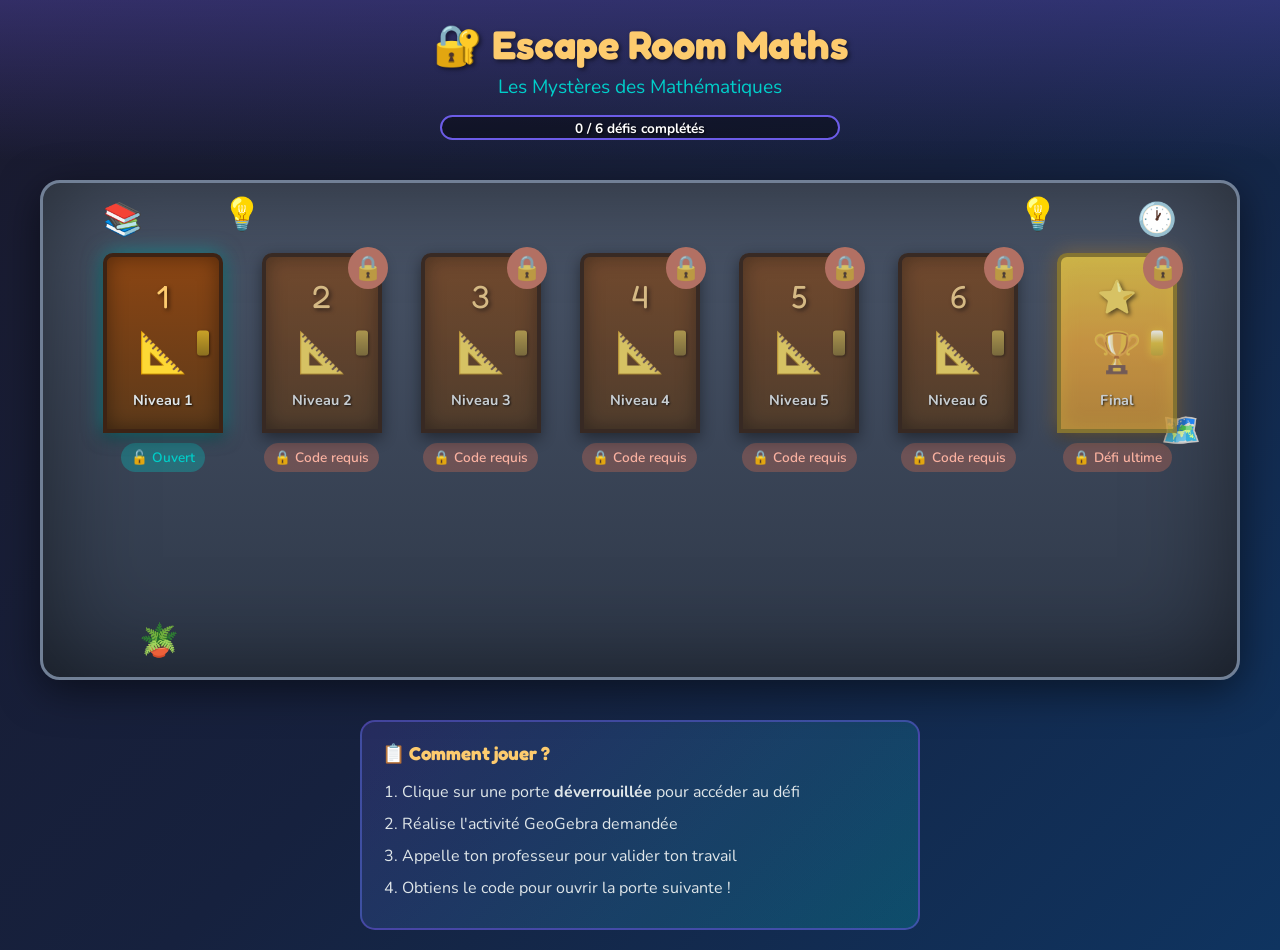
<file: index.html>
<!DOCTYPE html>
<html lang="fr">

<head>
    <meta charset="UTF-8">
    <meta name="viewport" content="width=device-width, initial-scale=1.0">
    <title>🔐 Escape Room Maths - Les Mystères des Mathématiques</title>
    <link href="https://fonts.googleapis.com/css2?family=Fredoka+One&family=Nunito:wght@400;600;700&display=swap"
        rel="stylesheet">
    <link rel="stylesheet" href="style.css">
</head>

<body>
    <div class="escape-room">
        <!-- Header avec progression -->
        <header class="game-header">
            <h1>🔐 Escape Room Maths</h1>
            <p class="subtitle">Les Mystères des Mathématiques</p>
            <div class="progress-bar">
                <div class="progress-fill" id="progressFill"></div>
                <span class="progress-text" id="progressText">0 / 6 défis complétés</span>
            </div>
        </header>

        <!-- La pièce avec les portes -->
        <main class="room">
            <div class="room-background">
                <div class="decorations">
                    <div class="lamp lamp-1">💡</div>
                    <div class="lamp lamp-2">💡</div>
                    <div class="bookshelf">📚</div>
                    <div class="plant">🪴</div>
                    <div class="clock">🕐</div>
                    <div class="map">🗺️</div>
                </div>

                <div class="doors-container">
                    <!-- Porte 1 - Toujours déverrouillée -->
                    <div class="door-wrapper" data-door="1">
                        <div class="door unlocked" id="door1" onclick="openDoor(1)">
                            <div class="door-frame">
                                <div class="door-panel">
                                    <span class="door-number">1</span>
                                    <span class="door-icon">📐</span>
                                    <span class="door-title">Niveau 1</span>
                                </div>
                                <div class="door-handle"></div>
                            </div>
                        </div>
                        <div class="door-status unlocked-status">🔓 Ouvert</div>
                    </div>

                    <!-- Porte 2 -->
                    <div class="door-wrapper" data-door="2">
                        <div class="door locked" id="door2" onclick="tryOpenDoor(2)">
                            <div class="door-frame">
                                <div class="door-panel">
                                    <span class="door-number">2</span>
                                    <span class="door-icon">📐</span>
                                    <span class="door-title">Niveau 2</span>
                                </div>
                                <div class="door-handle"></div>
                                <div class="lock-icon">🔒</div>
                            </div>
                        </div>
                        <div class="door-status locked-status">🔒 Code requis</div>
                    </div>

                    <!-- Porte 3 -->
                    <div class="door-wrapper" data-door="3">
                        <div class="door locked" id="door3" onclick="tryOpenDoor(3)">
                            <div class="door-frame">
                                <div class="door-panel">
                                    <span class="door-number">3</span>
                                    <span class="door-icon">📐</span>
                                    <span class="door-title">Niveau 3</span>
                                </div>
                                <div class="door-handle"></div>
                                <div class="lock-icon">🔒</div>
                            </div>
                        </div>
                        <div class="door-status locked-status">🔒 Code requis</div>
                    </div>

                    <!-- Porte 4 -->
                    <div class="door-wrapper" data-door="4">
                        <div class="door locked" id="door4" onclick="tryOpenDoor(4)">
                            <div class="door-frame">
                                <div class="door-panel">
                                    <span class="door-number">4</span>
                                    <span class="door-icon">📐</span>
                                    <span class="door-title">Niveau 4</span>
                                </div>
                                <div class="door-handle"></div>
                                <div class="lock-icon">🔒</div>
                            </div>
                        </div>
                        <div class="door-status locked-status">🔒 Code requis</div>
                    </div>

                    <!-- Porte 5 -->
                    <div class="door-wrapper" data-door="5">
                        <div class="door locked" id="door5" onclick="tryOpenDoor(5)">
                            <div class="door-frame">
                                <div class="door-panel">
                                    <span class="door-number">5</span>
                                    <span class="door-icon">📐</span>
                                    <span class="door-title">Niveau 5</span>
                                </div>
                                <div class="door-handle"></div>
                                <div class="lock-icon">🔒</div>
                            </div>
                        </div>
                        <div class="door-status locked-status">🔒 Code requis</div>
                    </div>

                    <!-- Porte 6 -->
                    <div class="door-wrapper" data-door="6">
                        <div class="door locked" id="door6" onclick="tryOpenDoor(6)">
                            <div class="door-frame">
                                <div class="door-panel">
                                    <span class="door-number">6</span>
                                    <span class="door-icon">📐</span>
                                    <span class="door-title">Niveau 6</span>
                                </div>
                                <div class="door-handle"></div>
                                <div class="lock-icon">🔒</div>
                            </div>
                        </div>
                        <div class="door-status locked-status">🔒 Code requis</div>
                    </div>

                    <!-- Porte 7 - Finale -->
                    <div class="door-wrapper" data-door="7">
                        <div class="door locked final-door" id="door7" onclick="tryOpenDoor(7)">
                            <div class="door-frame golden">
                                <div class="door-panel">
                                    <span class="door-number">⭐</span>
                                    <span class="door-icon">🏆</span>
                                    <span class="door-title">Final</span>
                                </div>
                                <div class="door-handle golden-handle"></div>
                                <div class="lock-icon">🔒</div>
                            </div>
                        </div>
                        <div class="door-status locked-status">🔒 Défi ultime</div>
                    </div>
                </div>
            </div>
        </main>

        <!-- Instructions -->
        <footer class="instructions">
            <div class="instruction-box">
                <h3>📋 Comment jouer ?</h3>
                <ol>
                    <li>Clique sur une porte <strong>déverrouillée</strong> pour accéder au défi</li>
                    <li>Réalise l'activité GeoGebra demandée</li>
                    <li>Appelle ton professeur pour valider ton travail</li>
                    <li>Obtiens le code pour ouvrir la porte suivante !</li>
                </ol>
            </div>
        </footer>
    </div>

    <!-- Modal pour le code -->
    <div class="modal" id="codeModal">
        <div class="modal-content">
            <span class="close-modal" onclick="closeModal()">&times;</span>
            <h2>🔐 Entrez le code secret</h2>
            <p>Pour ouvrir la porte <span id="doorNumberModal"></span></p>
            <input type="password" id="codeInput" placeholder="CODE..." maxlength="12" autocomplete="off">
            <button onclick="validateCode()" class="validate-btn">Valider</button>
            <p class="error-message" id="errorMessage"></p>
        </div>
    </div>

    <!-- Modal de succès -->
    <div class="modal" id="successModal">
        <div class="modal-content success-content">
            <h2>🎉 Félicitations !</h2>
            <p id="successMessage"></p>
            <button onclick="closeSuccessModal()" class="success-btn">Continuer</button>
        </div>
    </div>

    <!-- Modal de victoire finale -->
    <div class="modal" id="victoryModal">
        <div class="modal-content victory-content">
            <div class="confetti">🎊</div>
            <h2>🏆 VICTOIRE ! 🏆</h2>
            <p>Tu as complété tous les défis de l'Escape Room Maths !</p>
            <p class="victory-subtitle">Tu es un véritable expert !</p>
            <div class="trophy-animation">🥇</div>
            <button onclick="closeVictoryModal()" class="victory-btn">Célébrer !</button>
        </div>
    </div>

    <script src="script.js?v=3"></script>
</body>

</html>
</file>
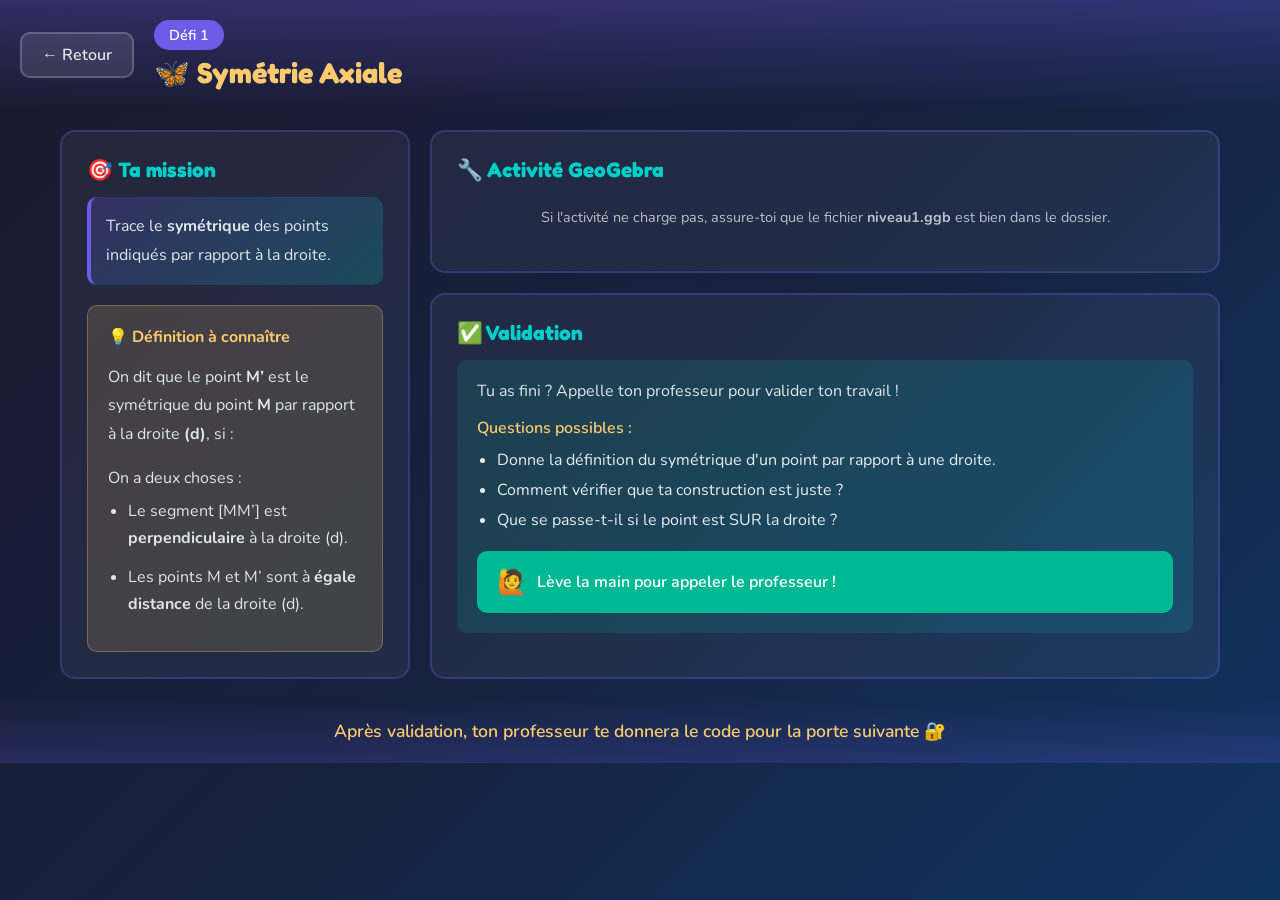
<file: defi1.html>
<!DOCTYPE html>
<html lang="fr">

<head>
    <meta charset="UTF-8">
    <meta name="viewport" content="width=device-width, initial-scale=1.0">
    <title>Défi 1 - Symétrie Axiale</title>
    <link href="https://fonts.googleapis.com/css2?family=Fredoka+One&family=Nunito:wght@400;600;700&display=swap"
        rel="stylesheet">
    <link rel="stylesheet" href="defi-style.css">
</head>

<body>
    <div class="challenge-page">
        <header class="challenge-header">
            <a href="index.html" class="back-btn">← Retour</a>
            <div class="challenge-info">
                <span class="challenge-number">Défi 1</span>
                <h1>🦋 Symétrie Axiale</h1>
            </div>
        </header>

        <main class="challenge-content">
            <section class="instructions-panel">
                <h2>🎯 Ta mission</h2>
                <div class="mission-box">
                    <p>Trace le <strong>symétrique</strong> des points indiqués par rapport à la droite.</p>
                </div>

                <div class="tips-box">
                    <h4>💡 Définition à connaître</h4>
                    <p>On dit que le point <strong>M’</strong> est le symétrique du point <strong>M</strong> par rapport
                        à la droite <strong>(d)</strong>, si :</p>
                    <p style="margin-top: 10px; margin-bottom: 5px;">On a deux choses :</p>
                    <ul style="margin-left: 20px; color: var(--text-light);">
                        <li>Le segment [MM’] est <strong>perpendiculaire</strong> à la droite (d).</li>
                        <li>Les points M et M’ sont à <strong>égale distance</strong> de la droite (d).</li>
                    </ul>
                </div>


            </section>

            <section class="geogebra-panel">
                <h2>🔧 Activité GeoGebra</h2>
                <div class="geogebra-container">
                    <div id="ggb-element"></div>
                    <script src="https://www.geogebra.org/apps/deployggb.js"></script>
                    <script>
                        var params = {
                            "appName": "classic",
                            "width": 800,
                            "height": 500,
                            "showToolBar": true,
                            "showAlgebraInput": false,
                            "showMenuBar": false,
                            "ggbBase64": "UEsDBBQAAAAIACtoJ1xcRkUfHgUAALolAAAXAAAAZ2VvZ2VicmFfZGVmYXVsdHMyZC54bWztWl9zozYQf+59CkZP7UMwYBPbmXA3uZvpNDO53E2T6fRVBhmrkSWKRIzz6btIGHAc8gfbiTONHywWpEX7+620K4nTL/mcWbcklVTwALm2gyzCQxFRHgcoU9OjEfry+dNpTERMJim2piKdYxUgv6hZtfNtzx47Y3uMLJwkAQoZlpKGyEoYVkWTAC2QlUt6wsUlnhOZ4JBchTMyxxcixEormSmVyJNeb7FY2Kv32SKNe6BS9nIZ9eJY2VCCpjnjMkDlxQkoNs3L1ou+buc5jtv7+/uFedER5VJhHhIE9kRkijOmJFwSRuaEK0stExKgRFCukMXwhLAA/Swk69dpSshvyCobAUwO6PjlVM7EwhKTf0gI91SakaqdFnpFHXj8TTCRWmmAhkNkAapFMQmQ5/uAFktmOECOqczwkqTWLQYN5R2cKRHq9vruFDNZKtZv+i4iYp4MyvqcAj0ApyUVASIc20WlZXABbCw1sQ092uArelfq8Zt31ZKVt8vuhEKkkbTyAF3iS2Qty/LOlFDltFfC+TxgI5IQHkGlNXTdTui6wEoBr+uAFwK+rvsK+L4Q3VLLm6J7/H9DF3q+B3h/8CaoXjdQPQCxALUoP6YEkM75nySGvjax7b8fbA8Y2XV/HXTC1EwB8H8oeGqIDHKy+IfMQ8wTRvLXhZtRXkN3oYUKaq9brtCEGv5fcVKAtz0EdWGjAU3NaHjDiYQEDFygalRc/EEjiDeaLgEpHlWAojscGQ3kX75GFQWmKNTZGv5pxsPClgrSb1l62+SgP3DegoVa5wu9fU8UtCMoSVxIFRpXK7l2425J2Su78Vs7scgUK156zhUsjQAk6JrcsOWGkOQaXvSDX6eYy2J9dN9hYKWSNueokoeyD7yc8zYfbTGKUrx8jH//g/9X5H8HsyG/xWnFTpPJbvlUa+y3wTXehM4XBISm+dunPu/PkbdymONuQ99zBg9jZg8PzmFuwShRG/9XKdYJxLtI4vY/+z2Qb0OcIpJivoM1C1vGjTH7cyVXLAwNC9ub0c5jA621xaTf11T6oO6eM7uO+bmDseO6x7ATcGC+XeC6tkApgDU3amRNdrdPZA9ihDy9zOmWeLWjHwpe7IOvFiZGqnAffMwrz8iqCI0JN1M0TC2O1rGEAjTfGSl3tbSEAqQ7XeimYEdKc+vM1D4z1c48U/RNMTCFX+L1BJcJ+EcjT74XKAYd964Pfn55R7nzobgLz+YkbQz+y5VceYtvhj/[base64]/fGnu+OxwO4aPZ9qxXe79WNet3SLbh6I41AUQAAfZggdrztp7nfqLq3vT0mwkzWu9NGqkACZ+yUEW+N0s7jE85yyihOl5v694atInmdDFxrofGRwAEmd+2mANhx3bVzIzXO5I0xUwoocviCA3YI9Eso/4rDmzgVGS99uplM78T0MsoczopqIgQjsOJdGfN1JTfOgzciexssZYTe75T0JDTwhUx4MxH5WmB64sxL1q5/[base64]/HmZd6eTSLiqSICs5E15W8aoS1suKsa4QbVUrec7a38kTp96IF24kKPlYbaMVbXQnnjWyc6+xJHPd9H134i7RZx2jSxntbx+u1ixDRUtsoW/LQOEHDpB60+7nXmyVJGv//7i05eimVdUJVwHE/NazEtnEWm9BAC8oxN3SAK9dKVnN00YgzaEr+r3K4SajGJbJqa3bAWVAu+TzNE7T212mltakt0/uSIy16IDgn6JFX5IpkO5LtSNbTYE+DvR+MR4N2o3umzz6h45I7s0WvYUG+4+eg+I1utGGm5DP0gAFLE8QzxGKGkWi6jUCLUZrQL82KJE0X6Yz0GzGAYTuBRoNXsXW68ib96Eo0Nvjyzt/pGkiShflKYjKMzFgHGHZ0TiziZjDyg0+iqRWp4KMbGmBuI6vPCiwGMZ8ojY1/ZF3DmIukA18UqdjxWfJOGEwgZzC7SC7XoHbIkzaW7RO/iAEBrZ1Tb5/63oCAvXMPXhXXbuSeLWn2kqYtZwRzgowgDxydxiFdbiSO2Es7//syTMvQneRKMve58tDQontkEZ8YV3xeRPV3xRDT5WmjyEIbcK/fvv6aZP8CVsI4sFKoyWv6ZhT8yPfiOfB9eLZ/Th/aVzBh7YPvX2MNa+ajWCuw9OPCZykiEufxsgDlhyJvJcYPUzDx07p2G2OBqPvm59aCIUko7VSoqU6H2n1nSeh0M2ygNlpdMT4ZuiJ9Hkh/zJv10ECl+dxHKqcvxSTDoyzwmReLJFtkB4vaw1L+QXwuTbWRLdQgrhOKufBUhM5S+vZmR57QEZ4zox8GrMYSa8SUzSdMz1BIjm8U4GdJppG2vU5l+oSJuaCaTIlZYO/ZcKnAXe7u/dieFsv8T7G8m8EvW1H741XY4H8X/SmTlIyHrHiLrBh/R4s0P04zvJYciJZDHDpl2zWyku5eFweEmxeHcZDuBwPBOcIjbxNsuSA4IjgmKO48VtitWeH1+bZjcBBdD3L2uCCj3q0H4ejovrl+Zfg3HoWnSr88CseTO3988f/CqxffAVBLAwQUAAAACAAraCdc1je9uRkAAAAXAAAAFgAAAGdlb2dlYnJhX2phdmFzY3JpcHQuanNLK81LLsnMz1NIT0/yz/[base64]/i0WRno2DOD3L42wUhSKd81x4bNPJZ7V6yyvRNZi4ypei4pcq59qIW2rddM+Gw/[base64]/LoJ4PI00D+GgW/qKhT7CgMSb4PjkFTWJpYB4NYaJpLI1xHJroofbtrIvubh2ORm8dqChq0FBAoIkYaY0OtKcmdsPUDk2o+QgZO0uOR4M4QjQ90BRAcW9TYH4vU7erL4q063uJvTybLe4m8GHxuDdxBBM1n02988ufX128P/9UfpjcavADUb4VY0gyf+Y5EYjceQ+Bpxj38tIQ3bvIS4/O3vcxNia07yI8oED4TyXG/hhXx/cAOIWjTmMoI5nJqcyMYu/[base64]/VOWqqjuWq9LvVVVlcNAPe40wiA4W4sOF5GAhPehnR7jsxCqssFUnIF618Jfjw4viNZHswwWA/FqX24tW8OtGyVr3awYSU8lNxCovZSF5/QdCYxe2b1fVTLQISHSVK65+mBAKt1d8aTba6aja4mrbIZLY5i/RYnNGGWZr+1GEirjLOQV5jPL46B+o3NLuBImbK6E13NIxvhF7yxatKR8NTNR/3V2oEjNu2dj6kjd61ZqyHbdAS3qe14tSGA+bwENtm1/P1ObKODdEXBKv37YNpWurwGxhQGY4cmGSgMC1uEeoNTSk2Z4KoBARGtBEDjji25MElKpAE2SwGETByIUV4s9q54yFitZQhwbfyM7kE+w/CnYTvFQur2qpL3cDLfPrvbG0wXoVnA1yxzwdycN5ToYnETVxp3UXX5UqDk/YZHi0PrkWbS1KF+/w/UqtOkt+cBQQ/e+4Xp7XxXuxQCJ5xylRaihiSfcGFiKXFTbaefddwikQfodhdrYQi1bsALHKHOUB1jU4QkW3FAKx7rxhI31P5hLsTv0Jio1SmCugkkh08FnFN9Z3WiCHWfoub2VDEc5myObXYh/EheyIQz9B1HS8YRrSlqrhC01+qJHC+IrBHXyllwoBhr1cY4W+1kQpKnwkMW2i2hyM3rfn5uOLnMjU7G8kw1Pn71HEeh+/Ge5PhC817hgwXjZL3iNT8i3ljh4Ul13f9H7fxXMNzxhTHCIDGGEVRQdfyltzeg/cbvSn42r5uANoZ0884RzUMWB+hrt1az4yPvQfig6Yr0B08cggwvs2iHJVVbwuWG2qkUvkKYOLvag57j6U0xzX3oWDYqV3C3PLyjH4BG1KeT2W80/BdnWOW99beQi2zaZ4A2q8vw3ofe7VS+Q4/IiAlAa3WTWpfkPnF1kUwhYtCj/DSA3Egt3NJ/6pLQNTpU09WTWlBM0p0hZocATQ8X1i8eVX4PnfhCIu4m87rT8+FoSoVPrsYf0SQq8eC0Kov4AQZbX7QvTTY4HIHrOzz5wzpOx9rWG+Ftzvys+f/AtQSwMEFAAAAAAAK2gnXIdxt8evJgEAryYBABYAAABnZW9nZWJyYV90aHVtYm5haWwucG5niVBORw0KGgoAAAANSUhEUgAAA5oAAAGZCAYAAADo/k4MAAAQAElEQVR4Aez9W4xlyZrfh0WstXdm7brfurqru7qru8+ZwyNpYBGEIZIj+MWgAEMGSAwxAiiQth/GgiBA5pMpS4BIv4iwQQMSIFE0DMxIHgg0b5JA0dCDIdAUJFDUwwyFIc+cM9Onb6er79VVXdeszJ1771T89q6oioz1fSszdsbOXVX5pfrfK9Y/vvh/X/wjVqzMOerFZu/pz/b29t50On169/zyO7/zu3u3v7nznHjaIn53d/L07vlle3tnr5Qfj3efCzxtffnl13vffvvd07vnl52d8Z4UD0ff88hFq4+n1kXU83/fvfv93q3PvnhOPG3thrlK8Qt++2nU88tkMt3bDp4+ZxatafBY4p9sPdn75JPPFkHJv2ezmagzm8k8QyX9Pl7KG+NnsxnNfUB/Nivjmfc+kXBD3q2trdDa/w/6Ujz8ZCLsuSfbeyIf/N/d7e6tz299uXfnzt39ScPdzs5O2Lu7obX/H/jxeLyfDHdwIDT3/QPHmH1kuLl9+87eF198HVr7/6FGKR6eOe+P3pvPdTvMWeTDnHP+0aPHe3id83gs6Wv8bCbvudlM5tGR8lKHlHdZfjabMXQfyLsdzqJ9ZLjZDv5QV2ju+6ePn0ym+2K5IZ5nn3aKX3x6a+/evfspNW9vh1qkePjxWNpzY/Gc44yT4r/55vbeV199M8+V/otYxqQcbXhy006x23vO7aSh8/av//qv7/3b//a/M2+n/8Kz7eB1ytGeKuefxs9mM/H8o37WGM0cUl5iluFnM3lv4ROaKdCfzbrx8MwvjaVdyjPfhw8fMfQZqAOdZ8TTRi3/kfvqy2867+LZTF4X4qV6luG///7e3meffc7QfUB/Npvt47jp40v8fxLOVrxGMwX6kwrvH856zvZUO7bJO5vtnxvxY+H9wxhqms32xx/ES16Q9/Fj+V08mUyR3Afysvf2keFmu+eck+K/+Pyrve++uxtG7v+HM2s8Pvy5SCxj9qvszc9QiScnufP43cLzbxG/ncuEd/RUPLfwGK/zAVPlXJzNZqLObCbz6G4L5+5sNhN/B9DiIz+bzWjuA/qz2eF55ssztU8k3KDDvENz3z99/KTg+ePs4AzZJx5ueJ6k56+PHwvPHxwIkvv+4e8Wzsx9ZLghJzlCc98/fTxe7AsON3gg/f7HuwGvQ8i+f/BY0inlZzN5z/EMSHlns+fxjXv6s7f3tJFdptNZxixutfhF78n6t+ZFKR823FPj9l/Ceu0nnt5pvLZmGv/wwcOnivsvk8l0P/H0TtPReK3OyWTyVHH/ZW+mbEaF3j/6hN8pHoVDRTRGWxuN19ZY4x8/eizmnax4b4VfLsS82rxKn1UtXkz6qpPKntM80nhtbTT+yZMnorPaXtR4bS9q/NZWWV6tfo3Xzr/w24M4X83PUl6rR0waSC1e81njNZ9DCvEfTUfjtTo1nqThF0gu+6Hs8/1BR7t79PBRkYA2h1J+qpzHpXuoqPhXJLjUI83r0jXT4rXnQNtb2vOn8Zq+xovPUlh7rX7t/HPH8PyFsl7qf9R3hPI7tbYGGq+tsfZOjHvo2R+aL7W7Vrw5cBwOWA5zwBwwB8wBc8AcMAfMAXPAHDiUA/aH5qFssiBzwBx4UR2wuswBc8AcMAfMAXPAHDAHXjwH7A/NF29NrCJzwBwwB152B6x+c8AcMAfMAXPAHDjhDjQPHz5097+/7x7eX1xpp5iMd93jh4/nMSmvxT+8/6ATy7g+/sG9+50xW4+2xLwPgr4UD0cfuVL08VJNjx8+ck8eb3XqQVOKX/Cydw8VTyUebufJtpL36Pp9dY63x2vJux3my7ypLYXE0V+LZ30fC3ta2j/khX9w70HHIzhATAo4xqQcbXJuKXtLimdMjTmjsb21rr210/Gt1rz6dHiWHoazgpgUDwueScaVxj95/MQ9evCoM+eHQi0L/QfugXD+sR9K+PneevS4kxcNtMiVAr6vpjQ2tqX4cXg/THZ3O3kZ83CFXlP/eHs9e2tdebe3nojv6TKf9Xe9prMV9hX7izVNocXX4vlvynie0py0a+n36XB+kCtFX3waF9tavPQ8xjHSu5j4B8L7hzFajlK+3rv4gXIWyDzvQ2lvLebc/b1Q5cMZSh+epHig8OQkdxob2w97zuoYk14fFpxzxOJ1Oj626Yvt9FqLl/YWeWrpazo8S1KfxNWsh7ODMwTNFNI+ob+Pl54/OMDYFPO9Fc7MlIvtvhwxJr2WeEQs74h0fGzTF9vptRZ/0DuxGY1G7sy5M250ZnGlnWKwMRT7tPjRmdNzvVSDdh9/+uyZzphTp0+JeU8HfSkejj5ypejjR0ErjaUNtzk61akn9nHNoXsxUnS6PBrDzY1Dx1MDY7jmKOUHG4O15N0I85VqlTjmWItnfSUtaf+QF/702e6+hgPEpIBjTMrRJucpZW9J8XEM1xxo5Rz3Eg+3cWpde2u4lr3Fs8SzjCcp8CK9j+1a/OZoUzy3pFrIDX/6bPf8Yz+U8NR/6nT3XEEDLXKlgB8J5x8xJfxg0Lp2cPznB/UPwruJenPgRc5xX4tfV96NU9re6q57zfmyryTvJK5m3tPhdxKeJzRTrDov+pwfaU7a8FxzlPLS83jm3OIMGAjvYuJPn+2+f6hjFDzimqOUr/cu1uqUed6HUq2LOS88Seem8mfPOPrSWNqnFZ6c5CYmx6j4XDz880devM5zck8f1xy1eGlvkauWvqbDsyT1SVzNejg7OEPQTCHtE/r7+NPC8wcHGJuCeZ0S3sXE9OWgPwdaOce9xMPxjqA/B305x30tfnDAu7gZhF8S+uDCT9M0ri9mFX3kBKvQ7tMkJ+iLWVWf5R0cyz7DZ7CqddR0yQm0/lXylvf49lbbtseyj9P9wvqClDuONjm998c+X+ZGbq7HjZOYdx1zbprWNWv43YP9ZHmP77xch9fkBKx1H1bRZ3mPc2+dnHcxe/VF3VuNsx9zwBwwB8wBc8AcMAfMAXPAHDAHXmwHrLqXzAH7Q/MlWzAr1xwwB8wBc8AcMAfMAXPAHDAHzIEXwwG9CvtDU/fGeswBc8AcMAfMAXPAHDAHzAFzwBwwB5ZwoNnZ2XE72ztuvDOeX2mnmE1nbne82+nT4pfhx09rSPPyJUMtrxQPJ+Uu5ck52Z105kttkv5ReMZGoD2dHH9e8s+m02OfL3mZL/OmnULi6K/Fs76sM5op+vSlPjiQatCGA7RTkJN9nXKxLcXTV4NHA6/Ry0FfznFfi59O1rW3puKZVmtems5ib3XPUi0enjMKz1OU8uwtkGrQRhst2ik0nhgpXuOn4f0wm82O/fyg/nXuLfzIUeIbY0vj2VvSGIlbRl/T2d3dXfnvANSbg/3MnHNeq7MmL+2tmvr5nOL9VHgXkxfEmPRai5+G3z0kLYkjfy2e9yHrjGYK9HnGU462zsu/w6LBGMamICe5Uy62pXj6avBo4DV6OejLOe5r8dLeqqmv1TkNvwNIfRJXsx7ODtYZzRTL5JXGwIFUmzY5OTNp55DiianBo8Gc0ctBX85xX4tnjdHLEfUXHwMaDlw7aN0gXHP4xot9rRK/DM9XC/O8TduqeaV4OCl3Od+6pm1cXg/3bcU5o5cCbc+HD4Q1oC+Nje1a/DrzSnOQOOZci2d9Ja2nnCNXijasO0g52nCAdgo4kHK04ZpWfs7oIyZHDR6Nda1xs4ZnCQ+b1jvmTTuFxNFfi2e+nDlopujT1+LL+e7eQkPKrfHULMVrfBPeD957R3+ONjw3Ocd9DZ76m7DG6OWooY+mprO+vI2TapK4vvqL49t2PXnD/mmE86O4/qCDHzn6dHzY1yXxeSz3ffr0S2iaxuV8G+oHOc99LZ73g6QlcTXzNq2+t3jGyZWCemRe/h2WWMakGrThmrZ7XsY+rjkYk3Pcl/DE4jXjctCXc9zX4qW9VVNfq5NnSeqTuJr1NG2981KqFQ5Qcwq4tl3P3mrCnNNaYpuaYju91uKbA97FTduGB70H3nvXhMPvoLja/eQEtXUP0iMnOChuFf3ryuu9d6uYz0Ga65ovecFB9dXuJyeorXsYvXXl9b7W3uo/p3IPvA8vmZ5zLY+vdY/PoJbeYXXICQ4bXyvOe++8P1lr7Ne4t2qtW4kO+wqUjKkRS05QQ6tUY115vV/Ps7Su+ZIXlK7PUePJCY6qs8z4deX13vbWMutVOob1BaXjasSvK+9B78TG2Y85YA6YA+aAObCMAzbGHDAHzAFzwBwwB8wBxQH7Q1MxxmhzwBwwB8wBc+BldMBqNgfMAXPAHDAHXgQH7A/NF2EVrAZzwBwwB8wBc8AceJUdsLmZA+aAOXDiHGjiV4Li14Hifbwex1dnY670Ov9yk/i128VXctPY2OYLY7GdXnV+3PlaInnX8eUm/J9OJp16mAd9XHPU4tf3NbLJmr4MulvlK4r5eqT30tos9lb3C86Mk+Jr8WivY09T/3QyXc+eDs8S86aGFBJHfy0enyUtievPK59z2lnG3gJo5tDGlNc07qzlur46yxzXt7fWs6fr7a3uOuKnth/YV4CYFFp8LX53PHbMOc1Ju5Z+n840nB/kStEXn8bFdmk846bCeanpEK/1lfKTMF9pjMRVzat+0bjs/FvUdPgxu+F3y+dfnd0/bpVzRhuvqTcHfTnHfS1e2ls19bU6p2vbW5Pwe173rNPqLOXxTgJ7C0h9pTlK4omVzkvqoI9rjlr8VDi3yBX1m/gFIu3rQ77xTuqTOLRq8pIWXxEjjwStT+dbl+u0g9Y1beNynvs29HHNUYNHYx15mUvTHP9853nbZi17q2nbKnmZgwbWM++Da9runiOOPq45avBotIP1rXE+J+7bFT5L6DdtnTUurbMJe5r8OUp19DNr4HJt7tvgJ6CdQ9c6+l5swvvBe+/ynNy3oSauOWrx9bwu82G9ebu11vKzT0fqkzjWuh4/EN/F9fS7Xsb6m7bbt+q85G6E80PLS7zWV8yHvNIYiauZt2m1c1o752R+UZPcJ51/zKtpu2u80FkdT942eE2eHPTlHPe1+GZtebU1PsDn7P8FhlIfmK+29viao1Q/Hx/v0QHxPr2ulm/F85L8q80rn9Np3qZt294vjnrvXdM0vTEHaSzTT06wzNijjCEnOIrGsmMP+nLTsroHjfPeH/v6UtO65sv6Amo4TpATHGfOmGtdXnu/rr21nrysL4i+H9eVnOC48sU83nvn/Xq89v5k5WV9m6b/fd0e8D5fpr8J73+wzNijjCEnOIrGsmO9P1l7y/vj/x2PtWF9Ae3jBDnBceaMudbltfcna0+zviD6flxXcoLjyhfzNE3rmnBWtyt4B6SaUtv7/r3VOPsxB8wBc8AcMAfMAXPAHDAHzAFzwBwwByo6YH9oVjRTljLWHDAHzAFzwBwwB8wBc8AcMAfMgZPlgP2hebLW22YbHbCrOWAOmAPmgDlgDpgD5oA5YA6szIHmd3/39xz46U//wP3Tf/rTzeBzzAAAEABJREFUeZv7iIcPH7qPP/m0wxP/k59043/60993pfzv/d7POvq/+MUt9/HH3by/93u/76R4OPpi3fHax1NrjIvXDz/8xN269UWnHuYkxS/4P+jE4+VPg6dRN141/qc/+8B98823HZ1/8k9+z/0s9MXx8arx9P/+7/+8o9PH3737vRpPHsamQL+Ep37mnWrQ/vrrb8LcurXihRSPn6X8T37S3Vu3bn3uPvpI3ltSPPsKUHMKOJBytOEA7RTs588+u9XxmpxSPDxzTjVo40EJz3rhNWNToMPapBxtjWfN0SImhcajc+fO3c58GSvpwJfy1E9+xqb49tvb7qfhLEo52sRTF+0UPw3Pain/E+H8+/yLL93Pf/5RZ84/DbVI8fCcUWkttNkPJfwnn/zCffrprU5eNNBCMwU8uVOONjWW8Pfu3XcPHjzs5MXLnwZP0UzRx7M2aSxt1lbiqf/27TudvIwp3UN98eRHM8V3390R33HoSPHUz7xTDdoar51/X375tfuDP9h/Xi7W6+jvH+qjHurK8anwLmaeWjw+5Brcl/I///nH4V38ZWeN0SE/mik0njqZXxpLW+PZt998c7uTF17S6eN/Irx/eB4lnpru3L3r8rkRD+jPwRzyeGL6eGkOvB/wj7Ep+uf2U8Gj3xefjZ8q599nt26p72Ke8bQW2vgg8z8Lvxf+fqceYhnD2BS8/8mdcrR/Es50aqWdop8//POHx3idatNmTVgz2ilY2xKeseTgmgId9lbKxbYUTx8842inKOV5ln4qvAuYF/NOtWlr5x8aYnzQlvhbt74M7+KPhT3BHu3+Xsg++YnyvNJHbSngQMrR5vc8zkzaKdCW4vt45pxq0GauEs+7gXcEMSnm8cLfEPCsQRpLW+PZC6w9MSl+Ep4Z3okpRzuNby5fvujApUvn3aVLizb3EYPBwJ07d3YeEzmui/hLHf7ixQtBp4y/eLGb9+zZM2Je9KV4OPqoLUUpf/78WXfmzOnOvC5duuQkfXi8SHPGtsRfCh6L/MXzbjQ61cmL1sXQxzWHxl+4cF7U0fjNzY2ieE1H46mTeef1j0aj4Gm31kthvlL8xbBHL1++1KlV5RUd1lfa0xfne/diVz/w9F1++qzEKxyI9/EKB+J9vJKTfR3v45W5SvELvuvP5eDBYs55rZecxLMup06d6sxL09f4y2H+aHHNIfHoHMfeymvh/tSpTSd5elHZEzyT1MvYFPDpfWzDXwpnQryP19OnT7vz57trdjHsISke/qJw/pXy2t5CG61YX7xqPDUK8fMzXeI3NjbccGPQ2VvkwSOuKS5p51/gL4a1SWNjW+KpnzWOMelV2ov01+I3NzfnfqCZQtOnfuadxtLWeO38O336lMtzXAp7UPIZfYm/FHzWeOphXA7OLPZXzmvxeY1xXCl//vw58V1cqkOdzDvWEa8ajz+j0WZnTy/O1kuH58N+lvNeCPvnYkeHuthbXFNcDGcHSLnYvhhyxHZ67eOlmk6F3z0kX/Ei1Y1t+Eth78X7eL0Yai3hz545E87L7u+X6FwsOhcvOsbEOuL1YtCQ+PPh9zxyx7h4pXYpvo/Hizg+vUo8HuN1Gkf7UnguLy6xlozNQY6c417aW/BafC2eZ0nygvkyb2pIoZ1/pc8fv+edD2dIqk374nyPdp+/Pp4+xqaAAylHm7OSM5N2CuYqxffz54Vz4pJbeHFxXx/rxTsizUkbfTylnQL+orDnNJ6x5OCa4lI4Bw7aW83bb7/lwPXr192NG2/O29xH8MfAa1evdnji33rreod/883rrgZ/5cpl99pr3bxog1hfvMKBeB+vcCDexysctcb7eL127bWweJc689Li4fEijo/Xt95600k8Hkv89etvhAP3fCfvjRtvBZ03Ds2T//r11zvxffyZcNjTnwMd8h+df0PcW2xacnT15fg3wx7F7zxe5ZW9ePnyZXft2mr3llQn+5ncef3EAomX9iixzFmMDx7lPB5fDIdrzt8Izzv77vD8W2Evvt7ZWzfme1Ti33Rnz57txJOPmrjmKOfZK4szLNXijz3JO+Z7I8w7jaV9Pfim8TzLxKQgnnVIOdqXwy8Mr7/+WmfO1CLFazyxAM0UcCDlaF+9esVdvXq5k5dYQEwKOHKnHO1S/vTpkRudGgl53wx75XqHx2O8I1eKBf+GEP9W0Ony1MkLPdWI7fI99HonL1ro3Ah7m3YK8pI/5Whr8dfD2X5D3HNviOeiFn8x/NL8xhtprW/N37XXw94lfwr2rMRTh86/IfpwVXgX3wi+XA/zSnPGNj7Ednot5XmO+IUm1aCNDvlpp9D5N4p8vh785PxItWlz5krrrvLK+wcNgGYO/vjJ50YsyGO5vx7WII8/[base64]/tBcj++W1RwwB8wBc8AcMAfMAXPAHDipDti8T4ADzXg8dmB3d3d+pZ1ib2/mJpNJp0+Lr8WTE6S10N7dXdRLO4fWp/PdOe8GHybT7nzJRR/XHDV4NKbTacdnctHHNUctfjabrSUv85XmIHHMvRbPvppM5LUnTw4tbx6X3ktjFnlP2t5az55e196ahrNDWnuJY7/ovHzO7SrnX//e0rS6z0B/Td14zo5ZeEcwLsduOEtzjvta/Gy2nr21rrzT8H6QvJO4mj5re2vVedGfhueJuaSAT+9juyY/DV5H3XitqR818yvPU85peYnT+kp55iuNkbiaeRd7q3uu7CrnnMYvatLOuS7P+5/cjMuxu8JzC228znNyTx/XHLV4aW+Rq5a+psN8pT6Jq1nPNJwdUg6JWyYvYySwr4DUVyu3pAM3Fc4t6qCPaw6d7z6TjNXiD3onNuHHAe/9/Eo7hXPeee87fd53OcZ5X4/3vqvlfePII0Hr0/mu/lxXyAvvvRzv/dF572Wfl8nbNHI9Gu+8Uz0lfxdl+t7L8d575323z/suRw3eV+KDP95395H3ZfrUpMH7rpb38nzR8L4b/yLy2h7SeOe8Yx6HhxYv897rvPfdPu+7HLV5X4vv7qvl9DUdje/bW/oYasvh/eG9cGF9Q2Zxjb33K+VdyJ3Xvrj3Yl5tjy7GyB5Jfa4wr/derMf7l4f3vlur911u4Vcpr3vvvaQlcWjIvPflvPfdMd53OebrfR0eLRd+uKbw3ov7hxjv5T7vl+G7Y7zvcrXzes/a7YfELfLuj4OLKBlDrPern1us7fk1nJYrzqudcy78PK9D9/HgGO/kGJn3Xp6z93q8pO/9ixUv1QjnvTzf2Mc1h/cv1ty8l+vR95YW/3SfDQYD1wfvvWvbtjemb/yyfeQEy45fdhw5m6Z8vsvmS8c1TVPF57aV11TjGy/nbZV113Q0Pp1j2q4131TzMO22aV2rzO0w45eNISdYdvyy48hZy+u2dG81J2tv4TN+L7tWy44jJ1h2/LLjmvn/0cZXObdKa8BraUzpHtV80/jSvFKNy3Dk1WpaRu+wY8gJDh9f9v7RtOGbpvsuLl3fw9adxjWNfG6lMatorzOv5usq5hk12/[base64]/6Glmeu1Y9zHdXeF53hWePGmrxfLFa0toValnk7X4REb4U7CtQMq60Jime98O6vjrLGkvz3V3xGh933jjH6Yq/oqj5xr4CsY541eJr8uvKOxW+3lhrXtE/6aqdl1IsXK2amK+kJXH9eeXzbFc5/1hf3otoHifISW4pp1arzh/+97/dcDbhtZz38DqMR4trDo3X9pYWX4tnvpKWxDGXWjzrq2mRZ1UgL6ihr9Uv8XDT8I6Q8tK3Sn4qnJfki3mb8OOA935+pZ3Ce++8b1zK0fZei+/GLuJLefLKOdCrAWlefbpavPdynd4fnvdPP6oh55d1mjBGjpe91mK91/TLdDR9rU7v5bx4IWl5r8QX8lo9Us6a3GL/yHPQ8ngvx3tfh9e9kPW1OjXe+zo6mr5Wv/ecH9L+levxvg7Ph7WkWhdr361H4yWNPs575ivPQRun5S7hnQt5A6Qc3ntXwmtrqfHey/pSzpqc96V5tXiZ98q57n13/zAv7xWdQr7PZ++lHBIn10id64NWp8x7H/Z0QF6v9/viXez3voyP46Sr97KWFLvgtPgy3ns53vtSXl5/be+y5/Q+WWsx76P1LXJqc5O1F2O6fd5rOmU8Xshzk3X0+G6N6Hqv6cjxjKkB7+XnSavfq+efXL/3Ml+j9mU0vNfmW+6z9/LcvNd4OYfmqbYGOq/oK/U88++grxJ5713btsf+VUFygoPqq91PTsyprXugXjtwWt429EnjdV5eL+Ym6XCASrwWX87LXyljvqKWMl+pxmW4pmldu6Y9Te5laj7KGObaNI34DLeK1zr/8uwtyTNtXlLsMhw+4/cyY48yhpzgKBrLjG3CLwXee3Fvleppa6PxeC3l0HyoxZfnlc8/bV4D5ZkkrzYHyYdSTquHnCDX64vPY7mXNA7imTMxKcp1Cv0f6O/itI5VtLV3sZZLX4OyOeOz5quWuwbfNLXfxfK881rb8P4nd86v+n6Rt9a7WJ4rOaR5aHtLi6/FN03ZfLXzT5pTH0debQ59447aR05wVJ3S8eRkzuI45Z1Sfn7Iv/9peamJehpnP+aAOWAOmAPmgDlgDpgD5oA5YA7UdsD0TrQD9ofmiV5+m7w5YA6YA+aAOWAOmAPmgDlgDpwkB45rrvaH5nE5bXnMAXPAHDAHzAFzwBwwB8wBc8AcOCEOvOBfnZW/wsXXjGpgV/gS2u5u31dntS+qyXWiJdUp8XAHfbkp12JMznFfytvXyOR1xcua6PvSnZandC2leLh17a115t1Vnm/J693w3Nfg+dqcpLUr1JHZ9j8AABAASURBVEI+jaevBOQFJWO03CW8fXX2+dmxW2kPaTrT6cRJfRLHPqjFs684u9BMUUu/T4fcaU7affH051gmfip8RXEZnbyWg+6ns6k7KCbtr1UT85W0JI78Ov/8eSAuYlc5/1jfXeW5iWNXcSUnuSXtXaVWnT/873+7Ya54Lec9vA7j0eKaQ+O1vaXF1+KZr6QlccylFs/6alrkWRU4K8ldQ1+rX+LhpuEdIeWlb5X8VDgvyRfzNt575z1wT6+0U7jwk97HthPjA1uF994757zzfnUo1dfjQ49YZxnvwo/3q5uv97K2czLv/Wp5F368P3yOUKbzvhvvvJN550Tee78WPlRTnNeFH++79TrvnPe+A+cV3jnnvT9BcOGnZL5O8aaUl3MGFVFf472XdbyXeRd+QpeYw3ttzNH5kHb+j/eSllPq0XhJwzjvFx4E1wr9DCOejvV+oeE9V42nT4ILPxL/qnIu+Az2z8/5Luc9pMI757z3ZXCF8aX6SrwLP95LuZ3z/vB8iBbjNd57SXu9nFarxocpiHPWeBd+vF/DHN0acs7n6Vy4BBwtv/PoeOf9fjgv89575/3xI1QT8oZ/V8jtwo/33Tk475z3voPAdjjvu3HeHy/XDIdDBwaDxZV2Cu+b+RcFU462Fk9fDcSvFdXQKtEYDAaO3GVjZO8GiqcSP+jJS59UTy2eL0atUl+rE5+lPomb16f4OdT4p3t7PjZpa3nzuNr3zIvcVXS1OQt8X176pHpq8Oiua281TTs/16ghhT6voz/D5GnbVjwv6VslmFfbDsQ5rzJv0zSO/yddpBwDYS8Sp/Ny/YNwNjIuB7lzjnstvha/rrza3hoU+6ztddl/9tVAWAOJq+0/c0YzxerzDl3TtN1nSfG59P2TziVvN+F5yrm++1petMq5NVDmrPF9tUp9Wl4ptiY3CPuZ3DU0BwUeDXry0ifVU4vX9lYtfU2nadrwTuyeOVq8xqvPmeJ/[base64]/VXKS98qeb4cuUp9rX7mK/VJ3Ly+ye78q4vz9m7S1vg0JmmzvmqOJK6T54h95CR3FV1tzgLfl5c+qZ5a/Dr3Vtm8kv2UrHPJM0w+1lfzjv5VYRrO6Ol0Kj8fyXxq52d9Z+EdIemWeqf5pvHklvN231fEaTql/Lrysr5SreU+a3td9k3PK8dLNS7rP7kZm6Kmfqob2/[base64]/cpM1F86KEHwwG8pfuKn4ZihzSHA76YlQ+RtMp5ZumddIYiZvXoO05jQ/ezcdl13atXyNrxa+CSXX2ctqcBR4/mbOkR98q+eaAr5HluWvV0zSyz7p+96t41DYQ/Ozj2zXtLb5yR25qO040YX3tq7OLvTMIZ7jkfS2e9ZW0BoV7VI/XvjrbFp3Tg4o+MOfc05r6uTb3g+Bn07Tdczrw9Heg8dl7pzNO6G/C83SYuBgzqOR1G+YraQ2UuWl8rOuw13ZN5+Ug+Ebuw9bZFzco8GhA3kbYW2Ev0CflqcVre6uWvqbThPkOBI8GwYuS+b5cX52V11ia71Kc4mcbnqeu3lA8v4krXQMtvmma7nmZ7Gn7XzSd/ZgD5oA5YA6YA+aAOWAOmAPmgDlgDtR0wP7QFNw0yhwwB8wBc8AcMAfMAXPAHDAHzAFzYHkH7A/N5b2zkcfrgGUzB8wBc8AcMAfMAXPAHDAHzIGXxIHm9u07Dty587377ru78zb3EePx2N2//6DDa/G1+AcPHip574p1UvudO936+/nvO/O6d+++e/jwUYdf6HTja/F37n7vHj/e6uRlHe6GPq45dP6eoiPz29s7RfF378o6Oi/vLeYrjcELfM3ne0fZo6U863vv3tH3NDWCvE44asp5niP2dc5r8bV4PMZrKa+0h8gr8YxHi+tz3JnvHYlH58mT7Xn/YeKJkXT6+e4zSfzW1hMnrQHzoi5iUhBbg3/46LH7/vv7nTmX698Vz7k74YyT6rx//6HT95Z2Lna9Q/tOeM5Sb2hr/M7O2O2EdwQxKbT4Pp61STViW+LR2dpa9d6Szzn2NPljffGq7135/GNeko52/j0KeyvPwfiS9eqLp544l/TKvrov/A6gxec1Rq1Snufo4cPHnWepVIc6mXesI141Hj85P2JcvMJLOrV48jzZ7u5pTZ945sA1Rx8vzYH3g+SrlrsW/yD8riW/i8vOP+Z0J5yNuQ8aT05yy/FHPxcXebs6eIzXUt6+NcvjudfjlXNL2FsLHTmeWunPUcrzLN0R3inUj0+5vnb+oSHGB22J5+zgDOnoK/Gl+uQEuT5nJWdmzhNLjlXxrAvvCFFf+BuCelgDKV7iiSMH1xTo8E5MudiO8c10MnVgNl1caafYmzk3m87mMSmvxacxh21LWuQEXY1ZqKdb60JDq1PjJR30u/HdOp6PXeR+fh9jS/jZZOb2ZnsdnxdaWj0a361loSPzWl6t/j4tuU+uU80bvBB1lD3Kp6TF+Kd7O+9jX4Gc77uX4uFAPk7iiIEHtI+MAi9YRz2vvDZTbQ0UT7X5qGus1V+or9W5NyubFx5Jcyjl98JZqXstP38z0YuZeM4xXymenODZHJ76uIjterHg5Xpyjb77vXBm7e3tieeWlkPjmZucS65/T13jsnlp9Wh8ed5u/Yt5yjzvgkX//nnsBa/1Nd4fy3itfo3X/CcnQHM/5Pr3x3Tryvu1esgJ8vjye61OmaceMa/4nIb5afzTZ7CkXtZYihfrmevLc9DWUuP5f55AzhvmN8+z/4pHUnwpx7xAd9ys8Pyjvq4XizolHv0u360D3X4scnRjVF49t7R6SvluLcxL31tyvFY/WiVgfWUteV7a+af+nqc8f4u8co6S+olFi2sKOJBytOEA7ZVBmDM51TVWf5/T/NF4ea/sKXs6rnvzxvVrDrx27ap7/Y3X5m3uIzZPbbhLly92eC3+2uuyTh9/7fVu3ouXLoh5rwX9a0I83LXQF+uO12sh9loBf/nKJXfh4vnOfPFG0oHHi5gvXkv5165dcWfPnenkRY8+rjlq8aPTp8S8V1+7IvLL5MWPvH7mK2nBSfHXlD2q8mHdJR3W9/KV7p5mfaV4eJDXDwcOy/Mcsa/zeHJKOr188ELUEXjW8dz5s521RP+1sO8kHYknroRH//SZUScvOtTENUeJPmO1+DNnzzjJU+Kpi7EpeIZr8OcvnHNXrl7qzJlaJH34a+GMSmuhfS3s3WsF/KXLF5y0t9C4FrTQTHEtaF8TeGos4U+NNt2pzc3OfNHB0zQn7X7+8OfNtVD/mbOnO3nJwRpzzaHx2l7U+NNnTovvSk0fnnlTT4pSnmf46muX980Z3XKfr+7ToKaFjuw/+4qzi7gU1J/ex3Ypf1V5z/AcXbh4rlNrqT7xzC/WF686f1V8F18LZ6uko/Lh+RLjFZ66Tp/unpfXQjygP8drwvlNTB8v1XTu3FknjWFvSfEaT51SvMZfDL9rae/ia+EZZy4prs296P6+eC3EXgt9aSztawpPTnITk4Larwk6fTxepBq0iZd4PMZrYlIs4uXnjzFpbGyX8tLeQkt7/jS+NO/i97zumYMO86aGFBp/rfD54+zgDEm1abO+Ut4+nj7GpoADKUebs5Izk3YKckrxS/HBi1Sb9tXwbuAdQTsF+q8J50Qpj6amwzuR/hxXn57tjbMfc8AcMAfMAXPAHDAHTqYDNmtzwBwwB8yBFTlgf2iuyFiTNQfMAXPAHDAHzAFzwBxYxgEbYw6YA6+CA/aH5quwijYHc8AcMAfMAXPAHDAHzAFzYJUOmLY5UOhAM5lMXB/mH3qYTntj+sYv2zf/D3/XlJf/MH7ZupceN504Le809Em6Oj8V12uq+Lm3NyuK13R0Xt5jzFcco8xX8mAZbjabOjHvAc/CMrnSMeQkd8odR3uRV1tjeW2myhpMlT2k8evcW5K3U2VeUuwynLqnj2FvTZW1WWYehx0zm+25vb098fw4rEaMmypro/Gz2UzMO1V8qMWX5y17xiaKD+TV5hA9PMp1quSdBj9Brj3tic9juZ8GHa45+njmXBKfx3I/VeuU14UxUl74VWNPeRdreUvnpsUz36myPlruGjzvw3XkJSe5a8yhRGORVzu35P04Ldy/U2Udtb2lxdfi2VuSR1NlXtr5J2n0ceSdKl70jTtqHznBUXVKx5OTOYvjFK+nxfxUfOdqeadP/W8IAHvhlwWuOeD3wuEn8TnHvRS7HL83/wWGsauCVquWT4vf6/FO0pLi957+wibFz0LfLPxS1cXe/I/TLj8r4qV6jqq5f7xcp5YXL/aPX8xHjS/0f6b6ucgzE70+et/e/DmSvdBy7hXOrTR+pnpRVudM8UyrR4sv5+U6ybs39ztfNz1eyr1X6P9MzDkLZ9lMfCb3lHiplj5uL9QJ+mLyvj0ldwnv3N78/8u1ud8LNXHNofGzwr2o68hez5Q9WsqX590T136mzFc//+R5afWU8mo9YR1lLW1ecp2zSv6X62h1yjxzBXkeiSOmlGeMBk1Li58pe6iU1/KW8/La7ylnDXXqfbLWrMI+WuTU1l/OuxjT7dsLz4dUUyk/q7SWM8UfrR4tvhZPXtDVU/xXfJA1ZuHdKut0882Uc7guT52gRn5NR+fluWjvlJnitc4r+sozMHu6F5uNjQ0HhsPh/Eo7RdM0bjDo9mnxw+FCb+OpbryW8oPBIOQdiDVFzaNdN5xUE/Mit6QtxRPHGK45Snhi27YV50tfrs19Lb5p1pO3DfOV5iBxNefL+mo5yLMqDMJzNAj7ukRfq7OEJxavpbz0rZJf797qnkWrnu+gHYRzZdh5jvWzo1ujtB4HcewrcFBc2l9akxTfhPdD45vOfMmzaq/XtafXl3eg7K3hSv1nXwHWNMWq1xf9deWV1ph60vnHdikfx0nXppHfxVIsXGluLb6t9i6WzzPp7KB+1ncQ3ou0jxPkHCjvYq1WnT/884f/eC3Nlb5V8treWnVe5ivlkDjmX4tnfTUt8qwK5AU19LX6JR6uDb9/SHnpWyXPGvfp23+j6eznhXLAijEHzAFzwBwwB8x2qoG9AAAQAElEQVQBc8AcMAfMgZfeAftD86VfQpuAObB6ByyDOWAOmAPmgDlgDpgD5oA5UOKA/aFZ4pbFmgPmgDnw4jhglZgD5oA5YA6YA+aAOfDCOmBfnc2+BslXkmYz+ctK4tecsvFHieE/nD3K+Dh2WvglKT5gEsem1+nTL0alHO1poT5jJNSar6Tdx03D+k6VufWNO2ofOcFRdUrHk7OW19PCtdfyThX/p4X6mhdaXi2+Fk/eqTK3WjkkHXICqW+V3Gy2N/8YwypzaNqz2Uz8At60cA9NlfXS+IPzyl+P1OZxWJ68Wk2H1VgmjpzgsGOnFf2X3sWl+oetO43D6/T+uNrrzKv5usq5T8OzB1aZQ9ImJ5D6VslNw7Ox6jUmhzQHLe80rIEUr/Py+TYNc5N0tLxSbE2Os2OqzK1mnlyLnCDnV31PzlV7PS1c4+lT/w/86uz8q4LCF4X0rx7tiV92WiZeGrOnfr1sFn7hmSm5NV6udSbMlwXcWyGPNiBPjlJ+Fn75m4VfwrqQ5+v2nOhbd3z0UdaZKXn76pf6JG4W5lOND3XuCftor3B9qUmDpAUHpDEvCz8L3s3CWnQh7wkXNlc3Nu4j6SrrzJS8fb5JfRI3C/Opx0tzmoWzSZ6XnncmPpN7wr6N9e+p+1fTKq2pG8/67ilrrNezp8ytjCc3c+9C1pkpe2gW1r8EpXlX7cNx6Es5JG7hYz3/5Rxl+s80snXu46U+iWO+tXi0+J8kuKbQ9InR+pbju74up9M9b/p09oQzTeIW8+1qw4OSMcTuqedl14eFfg1+b4l3wV7ReTlTzjlpb82yZ+Jw93I9MyUvPoNZlkviiHlZeGqVQP1A63uZ+Zmyxvo7cfG8HvjVWe8b8euvq/6KEV9tAvmXjLQvfxGn9el892thzIsvR6KXg76c474Gj8ZBX24iVwrGpPexXco3zfq+GinVKnHMrRbPvhoIX7or1acmDZLWYDAQnyU0pPhaPNrr21vtSr+IydzwKQfzlfokjrG1eL76JmlJXH/eZb7eKH+lu+T8669p2FlLzo51fXW2adazt9aVt632ZdDuOvatu3Zule/psrzo8zxRWwr49D62a/J4HXXjtaZ+1MyvjfAu1vIyVusr5ZmvNEbiauZlbw3Ed3HZ+beo6fBjyDkI72PG5VjlnNHG6zwn9/RxzVGLl/YWuWrpazrMV+qTuJr1cHZIOSRumbyMkcC+AlJfrdySDhxeH3de8jVN/7vY/htNZz/mgDlgDpgD5oA5YA6YA+aAOeCcMxPMgWoO2B+a1aw0IXPAHDAHzAFzwBwwB8wBc8AcMAdqO/By6tkfmi/nulnV5oA5YA6YA+aAOWAOmAPmgDlgDrywDhziq7MzF78ctOqvJqX65AQpt0y7dAw5Qem4GvGz2Uz8imKp9lT5MpTGa3mnT78YleefFurn4+O9ljf2r+o6DfMCq9LXdMkJtP5V8eSs5fW0cO3zvH/jb8zcn/yTzv2r/+pp92f+jHM/+9n+LzyX6mue5Xm1uNr8SfvS3Wy2N/+4RW0fD6M3U87L0j00DeeBlE/jS/NK2stw5NVqWkbvsGPICQ4fX/ZVSk0bHuR5p4VnUD7+MPd4fZi42jHrzKv5WnuOqd40PHsg5Y6jTU5wHLnSHNOwd1e9xuRIc8a2lnca1iDGpFedL3u+tbxprlW0qR+sQrtPk5ygL2YVfeRctdfTsH+l2rW806d7q6EBCOSaY+/pF0lzXouvyUta8Re5vB7utT6dn83/iGZsBDn39ro8/fRxzVGDRwPk2tyX8tOpXL/G74VFJs/hUaYv1D/3HR7keSWOmFr8XlhfSUvi+vLSp0HSggPSmJeF1/aQxu8le+tv/S3nbt1y7u/8nR33W791z/27/+7Y/cf/ceNu3073U9qezvfJwi+Z13zbq7TGmr7O7yU1P69fj9fm9XzsYv6L+76zTM+xGJvq0NbjtZq6/F5YX4Bejhr6aGo6Wl5tL+q87A+5JZTm1ep/mXipVolb+NXdJ/287D97Xfa6TF+rs4/fC+fHoubntfXF57Hcl8YzZi88T1xTaDrEaH3L8V1fl9N57hk1AlUn+Cz1sfaMy6HxxGl9Ek/OWcjNuBz05Rz3dfjZ/Auy6OWoo4/33XUkl7S34Msh62vn617wWZqbxFFLLX4vPEva2pMnR2nefHy8RwfE+/T6svP6Gu+Jv/fEuTebm5sO8OUgrjmapnF8zSjntfhaPDlBN++i3pznfmND7tP5jfncGRtBzsFg2OHp39joxtfi0R4MBseel/rbtl1LXubLvKkhhcTRX4sfhPVlndFMUaqfjs3bkhY5QR7LvRRfi0d7cKi99fz5YQz5c5TycW/NZpvuq68G7td/vZnvNXR++Zc33F/9q95dv/78uYLPc3JfyvPFOWmMxC2jr+ngs9Qncf15n68FcREbyhnHvgIxLr1qYzYqnGdt27gmvCPSfLFdQx8tTadd07m1rrz19tbz5w1/IzSf2VcgxsWrFl+L52vJzDnmi9da+n06nB8xX7z2xceY9Foaz1hpb2k6xGt9pTw+S2MkrmbeofouLjv/FjUdfgz7mdyMy7HKOaON13lO7unjmqMWL+0tctXS13R4lqQ+iatZDz5zhqCZolbeVDNtz/fW0P6GwJPotf03ms5+zAFzYNUObG0tMpw+vbjavwscsFBzwBwwB8wBc8AcMAdeQgfsD82XcNGsZHPgZXMg/oEZ/+CM9f/u7zr35Em8s6s58PI4YJWaA+aAOWAOmAPmQL8D9odmvz/Waw6YAxUcGI2ce/tt5/7T//S52AcfOPcf/oeL/27zOWstc8AcMAeWdsAGmgPmgDlgDrxADjz7GFD8jzbz6+I/qNX+41/+w+PVgP9oFuT1rPqenGDVeST9vb3j95k69vb6/0NeYlaBvTXNl/UFq5hTnyY5QV/MqvrW5fVesrd+7dem7q23nn919i/9Jef+wl+YuR/8oP4ZkuZdlaeSLusLpL5VcuQEq8whaeMzkPpWzZ20vKyv9HGLVfu8yHv876Z15cXPk7a39lb+LpbP+HWt8bryLvbW8T9Li7zr+j1vPXnXtcbryztVPzTF+q8Se8nveVKeZrI7cWA6mc6vtFPszcImEfq0+Jq8pDWdLOpNa4xtrU/nu3OehrnOpjPRC/pirvRag0djHXmZBw8G1xzUlHPc1+KZr6QlcXXzTp2UQ+L68tKnQdKCm/G556fPXDqWvvQ+tmvwaEwnx7+nmQNrzDXiT//qrvs7f3vH/db/+17Ajnvv3d19zxq1xtj0WsrjszRG4shTi8/nizYo15fPualy/k3DuQXIlWPaMyaP5X4atLjmkPhZeD/wksljuZfia/L1vJ7u24PUCLT615u3W6tWZ01e0pK4Pt/K4ydO8rpcZ1q0vuhzfjCXFPDpfWzX4tErmS/xtXLPvyYpPPfV9AVt6sdnKcdUPbPkcxGtkjHTUA+5GZeDvpzjvgaPBl6jl4O+nOO+Fi/trUn4XaSWvqaDz1KfxNWe71TYR9Ow9uTJUcrn4+M9OiDep9fV8lPxvCT/avNODszbbJ7adGBjc2N+pZ2iaRs33Bh2+rT4Wjw5QVoL7Q2+kvu0Zu5TaH06350zOQfDQWe+5NnY7MbX4tFu+TKoMDf6yJOjFj//Gtk68ob5SnOQOOZeix8Mh1X2NDVpkGodbgzdIOSWxkjxxNXg0RisYU9Tfztoj/1ZWuQdOOZNO4XE0V+Lx2dJS+L68y7OZWJSbCjnH3sLpLGxrY3Z2Dz6edaG90PDV2fXcn6sa2+tJ2+9vVW27sONYZXzsnS/DTc23EA4t0p1lomX3sXL6MRnML1qOsS0wnnZF6/1lfJ8oVMaI3HUWYsfhPch+wvNFBvKOafxjNX6JJ6c5GZcjo3NsuejJJ5YvM5zck8f1xy1eGlvkauWvqbDsyT1SVzNegbh7BhudNeyVl5qlTDckM9LYg+bm1hQEk/sIMyZcTnoyznua/EH7S37bzSd/ZgD5kBtBz755BP3d//u33N/7+/9/9w//sf/uLa86ZkD5oA5YA6YA+aAOWAOvOAOvCJ/aL7gLlt55sAJcuAf/IN/4P61f+0/cn/lr3j39/6//5z7t/6t/8b9+//+b54gB2yq5oA5YA6YA+aAOWAOmAP2h6btgdU5YMonzoF79+65v/yX/6Zrmr/grl37U+611/6EO336/+L+6//6vvtH/+gfnTg/bMLmgDlgDpgD5oA5YA6cVAeaR48eO/D48db8SjsFXxB6sr3d6SP+8ePF2DR+Ob6be3t7xz15sq3k7cYv8h6dJ+fOzo6Q97EjRzpX2ngg8Yu+bj0aj8Z4vNvJq8X38Vtbcl6N351MxLxbW08UvkyfuVFvjvF4rHgq62s6fbzUtx3Wl3XO6yEWrIonJ/v6qPqMl+rUeNYRr+kHKUp0GLd1wN763d/9J246/V+4U6eu7ztTd3b+qPuH//CfPttPWyvfW7vHsLceP5sP3oCdnbGT5obPnBXEpFjw3f1eym+HM3o7nJmpNu1SHWpkDGNTaPwknB2T6bTjA2MlnVo82ru7u2LerQP2KDWk2FL3onz+kRc/Ug3aW0peaqU/Rykv7S3qKNUpjWdfcXYdtn7NB52XfX7y5ImT3sW6Tvc5oubS+RI/Ft7F8Ojl6OOlPjiQ63C/u9t9FxML6M9Rix+Hd7Hka58+e0+qp4Tv21tSbjgg5+2uP7Egj2c/kzvnqV2KL+XRlXTwGK/pzyHFE1PKk4NxOaS9RcxW4fm3pZxzGj8Oz5I0B4mjnlo8ZwdnCJop0AcpRxsO0E4BB1KONhygnULfW1vq7ySSDhxItWNb4rfCOvKOiDHpVYqnv5TfEtaeZ4N3Ino5tkJNcM133911t2/fcXfvfu9im/sICr9//8E8JnJctfg7d2SdUv7Bg4dOynvnzl2xTmqnj9pS9PPfd+b1/ff33YOHjzr8QqcbD48XaU7apfzdu/fmm5CxOejLOe41/s6de536idf47fAHPf05pHkRo+loPHXiB2NTsMnpSznacFL8HWWPqryyFx8+eOTu3bvf8eiOEq/x1AioOQUcY1KONvuZfU07hRbfywcvUg3a83iBZx0fPdrqzJd4vGZsCo0nRlvjyD98+NjNZtv7/sjkZjYbu/F451kN1IRejqhzWF6qn7Fb4UCU1oB45kdMCuqpwT989GjZvfXMG+q6o5xzGn///kOn763FGY9uBHO9E/Z7vI/XUp73wzj8cR3Hxys6eBrv47Wfl88t1iyOj1d0tra293kW+8r3UPdcR0uqH5685KedQstL/VJ8Kc8LmzFpTnSlOpfjZf/ZV/fF3wHkeM0HjZfqZ47ff//AcZ7QTqHpaDye4UeqQVvnvw//x6Lueam+Z8KZK+nzfJXw1MT/UZ9rCk2HGObANUcfL9X0KPwPDZJ/rI0Ur/FarRrP71ryu1j+Pe+Oci5SI325DxpPTnLL8d3zYKEj83gh6Ug8ab0r0QAAEABJREFUHuO1HC8/T31rmetwTw6uOaS9RYxUZx+v6Ws872IpB/PCV3Kl0PjS54+zgzMk1aZ9J7z3pLylPBoAzRSclZyZKUebWHLQTrEUH86cVIM2vvGOoJ0CffpSjnYpzxhpjdHhnUh/jrjuzbvvvu3ee+8d9/bbb7nY5j7i9OmRe+P1a/OYyHEl/ubNxVjuI9555y1Xzt/o6F+7dtW98UY37zvv3Aj63fibN284+mId8drPv9XJ++abr7vXrl7p8DfDXJlb1I1XeLyI9/GKlyX822+/6S5dutDJix59XHPU4s+dOyvmvXHjTZFfJi9+5PVfunQx7LtuDvSl+HeUPary873Y3SuvvXbFXb/+emdurO/NsI/yOjWeWJDHwzEm59nP7Ouc1+I1Hm+Yc66j8azj5csXO/MlHq8lHYkn7iD+X/qX/tfu8uUvwv/S9DMXf6bTJ+706f/e/cv/8v/qWQ3UhF6Og/QPG3/x4oVwHnSfb/SZd1fnLfH8e1vZc/A3w5mQ61y9ctm9+eYbz+YZ+9kPUvyC7+5RzrKb4l68IZ5/r7/+mtP3VlcfbXLH+uL1ZphTCX/mzOmwtqPOfPEYj6JuvPbz3bOAcW+Hs5FripvBmwsXznXyEiPF9/HaXlzw73RykPdm8AnNFH15mXcaS5v4Ev7KlUvuxo3r++qhjrfDHkUvBbrlvOw/+4qzK9Wn/bawLsvwms+8i69evbxvvsvoUyd+MDaFzr/lOD/SWNqcuZKOyivvH56vm2H/opnjvPAu7otnDrkG9328NIfL6rtYPxdvCs/AotbD/154TX0X3xDPOe1cvBn8pI+5p9B43v/kTmNp3wxzYg60U/Txbxc8f2+HZwavU23arAl9tHPU4qW9RS7t+dP40np4lt4WPHo7eMG8qSGFxqvPWdCWdDg7OENSbdqs782wX2inKOXRAKkGbc5KzkzaKYglR8rRLuWZK14wNgXvBt4RKUebeDylnaKUZ6ykczM8M7wT6c8R91Dj7MccMAfMgUoObG5uur/4F/9c+OPj/xn+F7b/l/vuu98K/0vmX3T/+r/+y+4P/+E/XCmLyZgD5sCJdsAmbw6YA+aAOfBSOGB/aL4Uy2RFmgMvjwN/5I/8Efc3/sZfdv/ev/fPuf/jr++53/zNP+/+lX/lT788E7BKzQFzwBwwB4odsAHmgDlgDuQO2B+auSN2bw6YA0d24Ny5c+5XfuVX3B/9o3/MvfPOO0fWMwFzwBwwB8wBc8AcKHbABpgDa3Wgmc1mrg9Ut7e31xvTN37ZPnKCZccvO46cYNnxRxlnefv34lG8TcfiM0i542iTExxHrjyH5T2+vZV7fxz3rC84jlxpDnLuub1jfz9QA7m5HjdOYt51zHlvb+b21vC7B/vJ8s6O5ZnGZ4DnxwlyguPMGXNZ3uPcW8eTK64tV9YX0O5H/dpe1LwNn6Xlq4G7413HNcdsOnVSn8Qxdhl+dzzu5J7sTtS8UjzcrjCH3aC9W8TvOnIzlxySDjE1eDSmk2nHh1r6fTqz6WwteZkv86a2FBJHfy2e9ZW0JC7mlfrgADEp4EDK0YYjN+0c9OUc9zV4NPAavRz05Rz3tXjOD/Ry1NLXdJiv1Cdx1FaLZ30Bmin69HfDGZXG0t4NZ9ZuIT/Z7Z7haOwGLTRT7AbtXYEnpoTn7NgL/8dKxuUo0WFsSfxuqH9de2tdeacT/Z2Ifzl2K6wvmuwrSUviiK/HT8R3cT397vMS658K7+JV5yU3zxPXFOQFKRfbtXjmK2lJHLlr8ZyVkhbcbnjGyZViN+zpXZEfK78varz9nhd93Q2exnZ6rcWvd29NOr/[base64]/gSnpzDDemcls92tMlBrhwlPGdH0xz/+UH969pb68o7GA7F93TJerHWpfHDjQ31XYxejlJ9LX6xp4duVfqbPe+3gfAu7ovPa+S+NJ4xPE9cU6ADUi62a/HMV9KSOHLX4vvOS55xcqUgr8yXnXPa3iIXObjmqMGjgde5Nvf0cc1Ri5f2Frlq6Ws6zFfqk7ia9fTtLfLk6KtH6oMDuc5ib3XfxcRJ8bV4tAfhHYFeDvpyjvta/EHvxMbZjzlwNAdstDlgDpgD5oA5YA6YA+aAOWAOmAP7HLA/NPfZYTfmwKvigM3DHDAHzAFzwBwwB8wBc8AcWJ8D9ofm+ry3zOaAOXDSHLD5mgPmgDlgDpgD5oA5cEIcOPCrs3zFaG9vdixfIEu/0LS3t2dfnJsdj+94nXp/XO2Tl3dme9r29ErOUp4lcFzPbsxDznBSr2ROMYd2JbfWV8qXxJ/EvCdxziV7olbsSfR5by2/X9q7uNaePUhnL/wuf1DMKvrXmXeduVfh5UGaB813/tXZnZ2xG493HdccJBjvTjp9Wvwy/Hg87ujvhpxjoSa4sRAPNxbjx+LcxkFjLMSTF+Q+cC/F1+LRnkymHR9q6ffpTKezteRlvsyb2lJIHP21eNYXoJmiT1/qgwOpBm04QDvFeDxxUl5ipPhaPNp4jV4O+nKO+1r8idtbE3mN+/wch7MIz1OMw9k0LuD5eri0t9AYB61Um/Y4aI8FftG3e+jzgPXlHcG4HDX00ZR0xqH+6XR66Do1nWX4deWdhL01FtZM4paZl6bDvpL6JK5yXvG8XHVe9CfCuxie+eWoxaPL88Q1Bfog5WK7Fs98JS2JI3ctfrG35N8vx+EZJ1eKcdj/Y5EfF/2eZ+/i579zj4OnqcexXYtf595if8X5xOsy85LGwIGoG69wUl766eOaowaPxiS8I3Jt7unjmqMWf9A7cf7V2dHolDt1atNxzdG2rdvc2Oj0afHL8KdOnerob2wM3eamnFeKh5Nyl/LkJHfuA/eSfi0e7eFw0PGhln6fzmDQriUv82Xe1JZC4uivxbO+rDOaKfr0pT44kGrQhgO0U5CT3CkX21I8fTV4NPAavRz05Rz3tfgTt7eG+rmFrznwmTPqqPxGOKOlvYU2Obr6p9QzX4pnvMSzvm1z/OcH8xoM1nVerifvMOwtaQ0kTluvZXj2FWcXY1OsOi85yZ3mpL3qvOgPh901hid/jlo8ugPhXYw+oD9HLZ75SloSNxrVOTuYC+vLOtNOQV6e8ZSjrfNyTWgwhrEpyEnulIttKZ6+GjwaeI1eDvpyjvtavLS3auprdTJfqU/[base64]/tvbUXzui9NXzdj5x7bm9+ZrO/jxPkPs58MZflPZ5nCb/N6+Px+qT5bHvrePbVSfT5JM75oPPjEF+d3Vv5l9/GwlfE+GoTkL6SJMXDjYWvZ42D9riAJyfI83Iv6dTi0Z4IX7qrpd+nI33prhO/U/8rZcyXeZMrhcTRX4tnfQGaKfr0pT44kGrQhgO0U5ATpFxsS/H01eDRwGv0ctCXc9zX4te1t/gKmjQHias538lkUnxejsMZRQ0pxuHMGhfw7CuQatBGYxy0aKcYB+2xwBNTwvNSnc32jv3rr+NQP2tMvTnGFeaFpqazrryT8H6QapK4vvpL49lXAM0UpTql8eQEaU7apTrLxOM1uVIso5OOj21Nh37pvCQe0J+jFs98JS2Jo4ZaPOsL0EyB/jg84ylHexye7bHIl311lpwAzRzjkCPnuK/Bo4HX6OWgL+e4r8VLe6umvlYn85X6JK5mPawvQDPFMnmlMXAg1aZNTkA7hxRPTA0eDbxGLwd9Ocd9Lf6gd+IhvjrbuM2Njc5XSWt9rQgdvgzGF5BSbNhXZ595jkepN7Fdi7evkZ2ae93np9QHB+J6xCsciPfxuoqvkUXteJXywg2Hg/kcY1y80hfb6bUWPxC+okieWvqaDl9Bk/okrmY9w+HJ+ups27aubZpj31u8M1hj1i7Hqtd4XXmHw4H4peBVz7fvXZx7z32terTzspZ+nw5eM5cUffFpXGyXxjNuIJyX6AD6c9Tima+kJXHUUIvv21s84+RKQV6ZP6U8GzKv7S1ykYNrjho8Gnida3NPH9cctXhpb5Grlr6mw3ylPomrWU/[base64]/1wP68mrFre+NXYvzLP0qq3pizIf21t2jq1qL4bT44U8P5rxeOyePNl229s78yvtFHxNKMakPPHb29udMdtBZ7uY7+Yej3fd+Glt3bzd+O153qPzfIlpd3dXmJfs0XaY63bIndYY2yU8sVJetOjjmqMWP5lMOvMlVy19TYf5Sn0St2w9ktY4rC/rjGYKYkHK0YYDtFPAgZSjDQdop2A/j8O+TjnaxALaKeBAysV2CU+slBct+rjmqMXvvtJ7q3v+xa/NSX5uh7NC5o9+brG+4Oj6Zecc7we+Zpjn5X67wrmo6aCN1/TnoC/nuK/Fk3dbWUvy5Niu5MN4PHE7O/v3ynaoY7uSvqbDvhor7+J8rtxrOqU8ZzTvCDRTlOosE18rr5QbDqRzim3pXUwsiDHptRbPO1HSkjjyw2+HvUc7xXbYi9sF/Di8D1nnVIP29lxn/16vyZOT3Gim2A61b4fcKUd7u5BfjJHrx2v6c2wLeYnJ+Ge/q5Xy0t6qqa/Vw7Mk9UlczXrIyzqjmYK8IOVowwHaKeBAytGGA7RTjMNZOQ77OuVoEwtop4ADKUcbDtDOIfG8G3hH5LHcS/G1+O3wbPBORC/H9tM9Pf/q7OnTo/kXg7jm4KuCm5ubLucXX1oaVeJPdXQ2Nzfcppq3G7+o5+g8X5Ha2Njo1DMajUSPNB6/[base64]/jGuJJ7Y4XBde2sQ3gXyWjKPHNSac9yX8ou9tf+dMlLWaxn9kbJe7KtN5V1MnhyaTinPcyS/i/d7EPOX6vfFD4V3cV98rCG9Eg9SjjYcoJ1DehcTC/JY7mvxG2G+kpbExbyjsPdopxiFPTQq4DfD+5B1TjVoj+Y63XWuxZOT3ORKMQq1j0LulKM9KuQXY+T68Zr+HCMhLzG1eGlv1dTX6uRZkvokrmY9nB2sM5opyAtSjjYcoJ0CDqQcbThA+/Tp5++DzXBWboZ9nfPEgqPyjJd0+Boz7wj6c0jxxNTgR+HZGB7wLm6c/ZgD5oA5YA6YA+aAOWAOmAPmgDlgDpgDFR1Y2x+aFedgUuaAOWAOmAPmgDlgDpgD5oA5YA6YAy+QA/aH5gu0GC9AKVaCOWAOmAPmgDlgDpgD5oA5YA6YA0d2oJlMpq4PfB2Jjz30xayij5xgFdp9muQEfTGr6pvN9nrX4rB5+UCHFKvxWl7NB01H46Va4LS89K0SzAusMoekTU4g9fVz/c/oQWPJWctrbY01XstLTVLdmo7GSxpwWl76VonZbOa0ua0yLznBKnNI2rNwZvGOkPpWzZFbyqHtFZ2fieeu5mdpXqnGZTjyajUto3fYMeQEh4+Xz6tl/Jfy6jpy3sPWncbhdXp/XO115tV8XeXcWV+wyhySNjmB1LdKDo9XvcbkkOag5dV80Hn5OSvNK9VYk6N+UFPzMFrkBIeJrRlDTm2Na+UpXWNqInfz+edfug8++Mh9/PEv3M9//vG8zX3Eo0db7vMvFjGR40r8hx9+0on/+ONPXSn/0Uddna+++sZ98cVXHf2PPvrUSfFw9FFbij6eWtNY2p999oX7+ptvO3mZkxS/4H8hxH889xTNFHj8cfA65Wh//Mkv3Hff3e3oEP9J6CMmhcYT88knn3V0+vj79x+o8eRhbAr0y/hfiHvru+/uOLRSbdofh/lK+viG38SkKOW//vpbd+vWF505s38kfXiQ5qQNB2ingAMpR5tnjX1NOwU5pXh45pbG0i7lPwn74fbtO5354nHJ3lrEd/dWH3/v3v1OXuZATVxzlPPy3rp79254/j7t5Ga+1JvnxWeN//DD7rlI/IfC+ffNN7fdL37xeSfvxz3nImdUXg/7oYTnrPzyy687edFAq6v/iejPh2FO1JrHa/zDh48c74hufNn5h/esTa6j8czr++/vdebL+PI91N3TUYf8tFOQFz9SjjZ5pXjmVcJ/rJx/3377nfv00/21UsfHwvvkw7BnJZ46NJ46mUeOL7/6uvMuRkeL/yScN7kG96X8Z5997nieGJsCHfKnHG2dl88I6pd08OfOne67GP7D8HyQK0Upz/Mo6aB5L7yL85qIB/Tn0OZQyt/W3sVhb30Y9lKeV5/zp0W//3319Tfu88+/6DzHzJdnPM+r85+E3wu75z0ajMl1yEnunP8wrO/H4awu43/Rqf/D4NnHwbtchz2K1znPmrNmR+UZTw6uKdBnb6VcbEvx9MEzjnaKUp5nSfbiF+LvhR8r5x8aH4b1SWuhrfGcHZwhxKRgP0g6fTx9qQZtOEA7xfxdHM7MlKNNTim+j2dujE1BvMTzbuAdkcbSZg3xlHYK+PI9t//9gx718E6knWKhv4hv3n33bffP/rM/cj/60fvun/lnfmne5j7i3Lkz7uY7Nzo88T/+8Q8F/geulP9Df6irc+PGdffOO2919P/QH/qBk+Lh6It1x2sf/6Mf/aCj/957b7u33nyjwzMnKX7Bvy/E/9Lc01hHvOLxj4LX8T5ef/RL77tr1650dIj/pdAX4+JV4+n/4Q/f6+j08ZcuXVDi3xX3BPrkRzOFxlO/FH/t2lX3S7/0Xic3Xkjx+IbfaU7apfxbb73h4r5nfAT7R9KHBzEuXuFAvI9XOBDv4/XmzRuOfR3v45WcUjw8c4tx8VrK//CH77rXX7/a8RmPWZuoG699/A+FvUW8xl++fLGTlzw/DDVxzfFDQZ8Yjad+8hOT4urVK+H5+0EntxaPz5IO/I9//EsdnQXfPbeuX3/dvf/+O0L8D9RzkTMqrZ02+6GE56x8++03O3nRQAvNFPA/Es6/H4czvYS/cOGc4x2RatP+cfDsR8I5h8caz9owNgXxEk/9V65c6syXsdpe0fl3FZ13xfOPvD8OPpErBfrUm3K0qb+E186/N954zf3gB/trpQ7Jzx9X8p/6377xZuddzHyYF/058CHnuNf5/XMiFrz33jvuzTdf76wNOuQnJoXGU6cUr/H4+dprVzp54X8srHspz/Mo6TCXy5cudPYc8YD+HNocSvnXw7sY/3L9xdwOf/79KJwp0tw0/sZb193Nm293vGa+PON5PTr/w/B7Yfe8R4MxuQ45yZ3z1E6tZfz7nfp/rDx/eIzXuT77kzU7Ks94cnBNgT57K+Vi+4fqu1g+/34Y3tHoxfHxqvE8Sz8S3gXMV9LRzj80flzw/HF2cIbE+uKV/SDp9PH0xfHxCgfifbzO38XhzIz38UpOKb6PZ85xfLwSL/[base64]/1gufdcMx6P3dbWE/fkyfb8SjsFn6fd2dnp9BH/5MmTSnw3987O2IG0FtqLvN34Wvz29o4bj3eFeT0RPcIDclNbjhKe2N3dSScvmvRxzVGL5/[base64]/mvv4tW+l6if84M5poBP72O7j5f64EAcn14nk2nnTCEWpHGxXYtnb0laEkduePYe7RSl/Di8i3kvphq0Fzrdda7Fk5Pc5ErBnMiRcrRL+cUYuX68pj+HlJeYWry0t9DXn79u/cSX1sOzJI2RuGX0NZ1x77u4Ozd0ADWkgAMpRxsO0E7BWQlSjjaxgHYKOJBytOEA7RwSvx3eDevYWzwbkwN+z2s2NzfdmTOn3enTo/mVdorBoHWnTp3q9BF/+vTpA/jn/[base64]/E8w6Nsb1FHLX1Np29vpfOPbU1H40eq/9q7eLXvJerk/IjziVf42E6vfbzUBwdSjdgeDrvvYmJBjEmvtXj2lqQlceSHZ+/RTlHKb4Z3Me/FVIP2Qqe7zrV4cpKbXCmYEzlSjnYpvxgj14/X9OeQ8hJTi5f2Fvr689etn/[base64]/dMY1x2QydXzNKOcXX0HacnX4Jx0d6tLzduMX9Ryd52tOfDGqO68t0aOtLZln/NbWk868NJ5YvpJFfw76co77WjxfBUMvB1+Tyjnua+VlvpKWxC2bV9Jifbe3tztrQywgVwo4kHK04QDtFHAg5Whvb+849jXtFMSClKMNB2jnKOFZR7zONbgv0Vkmfl17K359jZpT1JzvVnj2U23a7C3OENoptsJZsCXEb8357jlRyrO3QJqTdqnOVqhxK9TE2BRbCs/7gS/PprGxvSXo0FeDR4M1Ri8HfTnHvcbzfNCfQ+PJuxX8yOO3Vjhfco3H4/mXz2lHbIU6tlacd3tnR/0dINbx7Nrzu4RWp+Yzz9HOzlg8p9N8sa3pL8OPx7tV8kq54UCsO71K5yWxII2L7Vo885W0JI7c8Fth79FOsRX24lYBz/twey3v4m3lXbxV9Hsec90Kc049iG2Jh8PrGJNe6UvvY7sWL+0tcujP35POM0B8aT3MVxojccvoazqcHZwhaKYgHqQcbThAOwUcSDnacIB2iu3we952ODNTjjaxgHYKOJBytOEA7RwSz1zH4R2Rx3Ivxdfit8LzzjsRvRxxbx3yq7Obna8K8tUjvjYkfQ2pnO9+AWpz/[base64]/Sj5hoe1eL4omO8tbV1q5j0Vzixtb5EnR+l8R8p7ZhSeI56no+qX1kO8dF7C57Vw38dLfXCAsTmGw9V8dTbm0fIyX6lP4tCCZ+/RTlHKb873lnZeHv78W+Q9fDzvf3KntdNmTmjRTlHKM1bWGTm8pj+HFE9MLV7aW+iP1Oev6yfxpfUwX2mMxC2jr+ls9r6Lu3NDB1BDCjiQcrThAO0UnJWcmSlHm1hAOwUcSDnacIB2DokfhfOSd0Qey70UX4vn2RiG37fQyzF6urcaZz/mgDlgDpgD5oA5YA6YA+aAOXBcDlgec+BEOGB/aJ6IZbZJmgPmgDlgDpgD5oA5YA6YA+aA7oD11HbA/tCs7ajpmQPmgDlgDpgD5oA5YA6YA+aAOXDCHajyh+YJ99Cm/xI78MEHzv2ZP+Pcn/yTzv3ar224P/2nB+5v/a2XeEJWujlgDpgD5oA5YA5sZdRFAAAQAElEQVSYA+aAOfACODD/6uzW1pP51+y45phOZ/Ovc+U8Xzjii0J1+O35l75SrZ2dccg77vCLvN34WjxfjBqPd4W8skd4QO609tgu4Ynlq2BxbHqlL72P7QN4YQ5d39Diy5Fcc2xvy/G18jJfSUviqG0ZXhozHo/nX1FEc3t7x/3Kr0zc3/ybT9x/9p89cL/5m4/d7/zOzP23/+3zvYcGID4FHEg52nCAdgq+sEfulKNNLKCdAg6kXGyX8NthHfkqWBybXkt0GFcaP5lMOvsQHWrimqNUX4s/nr31pDO3cTg7tsOekubFWSHz3eeMeYHDxtc7L5+I7wJql+qZTKZuOpt2fKBuKb4Wj/ZE2Vv0kSeHxm+H5yOP5V7jyYsfxKTQ9GvxPMPb2d6ijlr6mk7f3krnH9uajsZvq/[base64]/v8q7N8kWg0OjX/SiPtFG3buM3NzU4f8aPRqBLfzb25uRHybij63fhRqB+ktdOGA7RTwIGUo80Xo+JXsriPGIW5jkKOeB+vI4WnfyTEazyxw+GgM18tviY/GLRiXr7MRp4c1Jpz3JfyzFcaI3HL6KMDGJuCL3OxznBcB4OF78ReurTpfvVXG/fbv/1878ED4lPAgZSjDQdop9gMz9HGxnPd2EcsiPfxCgfifXot4VnH4XAornGJDvlL46O3jE1BTel9bJfqa/HD4cBJfRJH7mX4UXj2GZuCs4M9lXK0R+EsGAnxozl/9PNss9p5OVJ8k/lBODvaRj4/mBtzz1GDR0PbW/TlObnXeG0vajx5R8pakifHKKxxznFfyg/DM5zvrVGoY1RJX9Pp21vMI4emo/Gaz8yV5+mo+lrePn44XLwT0tx98WlcbBMP4n28woF4n14H4XlK72kTC2jnqMUPw96StCSOGuBHYe/RTjEKe3FUwPMu3gzvxVSD9miuc6rzzqrFk5Pc5EoxCrWPQu6Uoz0q5Bdj5Prxmv4cIyEvMbV4aW+hrz9/3fqJL61nOFz9u5i6cnB2cIbkPPWDVfGb1d7Fp8R3MXVL9TPXYXiO6c8hxRNTgx+FZ4N3Ino54t5qnP2YA+bAPgeuXHHhBbePsptX3QGbnzlgDpgD5oA5YA6YA+ZAVQfsD82qdprYq+DAnTvObW29CjOxOZgDL7cDVr05YA6YA+aAOWAOvLwO2B+aL+/aWeUrcODJE+f+q//KuX/xX1yBuEmaA+aAOfDyO2AzMAfMAXPAHDAHDuWA/aF5KJss6FV24L/7755/dfbP/tmB+1N/yrk//sdf5Rnb3MwBc8AcMAdeLQdsNuaAOWAOvHgOHOKrs1PHF7qkrx7xtaE6fPcLUKv+chNfbQJ5/dvbfOlu7HKeuUrxGs94KV7jieXrXPTnoC/nuK/FT4Qv3dXU1+rkC1lSn8QtW4+kNR6Pn3119saNJ+4/+U+ePPvq7F//64/cP//PP9m3/mgAakgBB1KONhygnYLniH2dcrSJBbRTwIGUi+0Snli8jmPTK33pfWzX4ifK18hq6Ws6PEtSn8Qx52V4nn3Gphj3fulu/75iHHkB7RRwIOVowwHaKdhXIOVoEwtop4ADKUebOZXwk3B2TKfTfc8LOkDSqcWjzRqjl4O+nOO+Fj8Jexqf0ExRS1/TWeyt/e9K6tDia/HsK5DOlXYtfU1n8S6WvgC/3wNqAZrOMry0t5bRkcbAAWrOwd7KOWJBznNfi+f9IGlJXMzL3qOdgvgSfie8i3kvphq0Fzrdda7Fk5Pc5EpB7eRIOdql/GLM0/q3np/7aOM1/Tnoyznua/HS3qqpr9XJsyT1SVzNehbn5U7n3UReQK4UcCDlaMMB2ingQMrR5qwEtFMQC1KONhygnQIOpFxsS/z29rb4lW7GSPG1eJ6Ng/bWIb4627pN9atgI5d/ZWg0OuVGo1Eh3/261eaKv9w0mtfZzcuXm2p8jQxfyME1h8TDDYfdL90xlj6uOWrxA+FLd+Sqpa/pDIfDsFe6a6DFL8NLY1hf1pk5piAWpBxtOEA7BRxIOdpwgHaKzfAcbYZ9nXK0iQW0U8CBlIvtEp5YvI5j0yt96X1s1+K1r5HV0td0hsPBMeyt7jnX/6W7bjz1g+h7vMKBeB+vcCDexyv7CsT7eCUWxPt4hQPxPl5H4ewehbMx3sfrSOEH4exo2/V8dZY1jvWl15FQP/21ePb0KPiBZorRivMu9tb+83IU6hitOC/7CqRzpb3qvJzRzJlcKVadF31pb8GndcR2Hy/1wYE4Pr2yt9J72sQC2jlq8cMl3sWjsPekekr4zY2Nnt8v9+91co3CXge0U8CBlKMNB2in2ORdHHKnHO1RmNMo5KCdYlTIM3Yk6pxyeE1/DimemFq8tLdq6mt1DoerfxczjxwbG0PHGZLz1AlWxW+G3/HAqvTRlernC6/Mmf4cUjwxNfhReDYO2lv2/+uss5+T5MCjR4/cRx995L7//vuTNG2bqzlgDpgD5oA5YA6YA+aAOXCsDhT8oXmsdVkyc6C6A//Ff/F33a/+6v/Z/aX/6//f/fqv/z/cX/2rv1U9hwmaA+aAOWAOmAPmgDlgDpgD5oBz9ofmy74LrP5DOfD3//7fd3/tr33shsO/4s6f/0sBf8397b/t3W/8xv/nUOMtyBwwB8wBc8AcMAfMAXPAHDAHDu+A/aF5eK8s8iV24D//z//HUP2fcoPB+XDlH+/Onfs191/+l//D/GNXMDVhWuaAOWAOmAPmgDlgDpgD5sBJdqD59NNb7mc/+8D9/Ocfu9///Z/P29xH8N+0fXbr8w5P/B/8wYcC/5Er5T/4oKvzxRdfus8+6+b94IOP3AdCPNwHoS/WHa8fhNgPFP7nP/+oUz9+fPnV1x2eOUnxC/5jIf7nc09jHfGKx3gX7+P15x9+7G7f/q6jQ/yHoS/GxavG0//hh590dPr47+/dF+M/+ugTcU+gT340U+i8vLe+/fY7x5hUgzZeSPr4ht/EpDgM/8knn7tTp97c96y37Wn38OGe++3f/p/m82efSPrwIM1JGw7QTgEHUo42+5l9TTsFOaV4eOaWxtIu5VnHb7+9PZ8j4yPw+MOCvbWI7+6tPv7u9/c6eclPTVxzfFi4dz8M9ZM/1/nuuzvh+fsozx32m7wX8VnSgf+DP/h5R2fBd8+tr77+xn3yyWdCvH4ufhDOqLz+D8KZ9UEBf+vWF+7zz7/s5EXjg6DV1f9Q9Gext7q+afyDBw/dw0ePOnnxDI/yvHis8aylFC/xHwRv7tz5vpOX8R8W7iFtL8JTL5op7t79XnzHkVeK/1DZoxqvnX/ffPOt++ijT/fNebEuR3//UDf1pPOM7c+Fd3Ff/IeV/P/008/cV199s2++1IQ++Wmn0Hn5mf9QWRf2J+dHqk0bHr9ppyjlPwjPo6SD5vfhvMznRjygP4c2h1Ke98OHwrot5nb484/fkaS5afwXX37lfvGLxe+g6dyY7wfhGU852h8E7z4Q+Q/D74Xdc4vYD8IYxqYgJ7lTjja1UyvtFP384Z8/PMbrVJs2a/5h2I+0U5TyjP1QWEd02Fv05+Ccyznu4RlHOwX6JTzPEvso1aD9YZivpKOdf2iwDoxNofGcHZ+GMySNpc1+kHT6ePoYmwIOpBxtfs/jzKSdgpxSfB/P3FIN2sRLPO8G3hHEpMBjPE052vCsAe0U/Xz39z/q4Z2YatBGhz1Eu3nrrevuhz9837333jvuBz94b97mPuL06TPuzeuLmMhxJf7999/txL/77k1Xyr/3XlfnjTded2++KeW9GWrtxqPx3ns3O/X08dTKXFLcuPGme/3atY4Oc5Li4d8L3qUatN9//71Q5zsdHTyW4t8Lvl2+fFmMl/KiI/Hkfvfdbt4+/sL58528xN+8+Y64J9AnPzEpdP6mqHPlymXHmFSDNl6I+sHn96U9p/HBhxj/x//4L7v793/bpT+PH38Q9upl9y/8C//L+fzfC/snxlNHBDyI9/EKB+J9vMKBeB+v7Gf2dbyPV3JK8fCSP3M+zDmOj1eNZx2vXLkyn2OM5YrH74Z9RztFP9/dW4t4mb944UInL7moiWuOd8Oa5Rz3Oi/vrUuXLoW91T0P3g3zpV40U7wX/NT498OznMbSJv59YS9ee+019/bbb3XmTF4pHp4zCs0U74W9WMJfv/6Gu3799U5eNNBKtWnDk5t2Cmos4c+ePevOnDnTyft+8Oy94GmqTRuPu/z78/NByku8xFP/pUvy3nq3cA9pexGe/NSd4uLFC+Hc6L6DyCvFv6vsOY3Xzr+rV6+6mzff3uf1+2EPSn6+X8l/5n1deBczT+qnP8e7lfy/ceMtd+3aa/vmSy70yU87hc7LZ8S7yrrgJ+dHqk373bCf3w9+006h8sEHKf698GxLPJoXLlyYPwu0I4gH8T69anMo5Xk/vBvqTbVpvzef83udNVjw0jNwU3k2ZP6N1193b731pqB/M/z+1NV/L3jHs09tKeDoSznaGk9OchOTgnV5N+yLlKPdx78XPCImxfvK8/du8Biv01ja7Od3hbylPFrvhhxcU6DD3kq52L4Zfs+L7fQKz7iUo41+Cc+zJHn0bpivpKOdf+pzFvx/X3guOTs4Q6g5xXthD0nxfTx9qQZtOEA7Bb/ncWamHG1ySvF9/LvCWhKPF2im4N3AOyLlaOMxntJOAf9uWIOUo93Pd3/Pox7eiYxNgQ57CK7h08OAz9NyzdE03g0Grct5LT6PW/aeT+ZLeZfVO+w4crZt05lv33jNixK+Ly99Uv5aPGu8Sn2tTnyW+iRuXt9gIK+Lxg+fx/+5P/e/caPRXw//q/F/47a3v3J37/5D1zS/4f6Nf+N/K2smY+e5K9wPwnPUtt1naSl9bc4Cv8gr72n6pPy1+HXurbJ5Pd8r6biSZ5hxbTg7NO/oXxXI2dbaW0PZC6l21rfxXnyGSr0bhOdDyqHxTbOuPb2evG3bFL2Lj+z/cLEP2rCvBsLaSBzrV5Nvw5zRTFFTP9WNbXyT8g6Fs3U+RuOHC//mMYdsN438LGkaA2FdiC3lma80Bi/Qy6HxedxB91reg8YdtZ+5kvuoOozXvJD4vrz0oZejFq/trVr6mg4+a17kc+Ve0yl9/hZ5K/2+NTz8szwIz2QbzkzmsjIIZ84ib6O8i2UfGCPVWMo3TX/extmPOXACHPjBD37gfuM3/h33Z//sl+711/8j9yf+xO+4/+A/+N+7P/bH/tgJmL1N0RwwB8wBc+BVcMDmYA6YA+bAy+SA/aH5Mq2W1XokB27evOn+zX/z/+D+406OrgAAEABJREFU7/+3/5P783/+f+d++Zd/+Uh6NtgcMAfMAXPAHDAHTrwDZoA5YA4oDtgfmooxRpsD5oA5YA6YA+aAOWAOmAPmwMvogNX8IjjQ7OzsuCdPtt329uJKO8V0OnM74/E8JuW1+GX47e3tjv54vOvGSl4pHm5bmMN20N4u4Hd2xm68u9uph7lLOrV4tHd3J8eel/on0+la8jJf5k0NKSSO/lr8OOwt1hnNFH36Uh8cSDVowwHaKchJ7pSLbSmevho8GniNXg76co77Wvxksp69NZlMxDOt1rw0nd1wdrDOeJhCi4ffDmdUGkt7O5xZ2wX8OJyV47CvGZsCje2glXK0t4P2tsAv+nYOfR5Mw9kxnc0OHV+qr8Vvh/ona9tb69nTPMPbwppJnObbMjz7ahz2F2NTrDovzxHPU5qT9qrzoj8J5we5UsCn97Fdi0dvIuxp9AH9OWrx69xbrLM0r+3wjB+el3+HRWNbeGbIORbOS/JJ8bV4tPEavRz05Rz3tXhpb9XU1+qchGdJ6pO4mvVwdrDOaKZYJq80Bg6k2rTH4awc296a/04Q/Wk2NjbcqVObbnNzcaWdom0btzEczmNSXotfht/c3OzoL/4DVTmvFA+3KcxhM2hvFvAbG0Nxvsxd0qnFo82c0ctBX85xX4sftG3H/5r6Wp3MV+qTuJr1bGwM3EZYZzRT9OWV+uBAqkEbDtBOQc6NkDvlYluKp68GjwZeo5eDvpzjvhbPf1SOXo5a+prOYDAQzzQtvhY/DGflRvHe6p5/1LMZzi7JN4kn73A46DzHxG4WnH/kk+I1vmla1zZNJ68WX4vfDN4MBu2x56X+deVlfTfFtdxYqQ/kHYZ9zdxTSLXQX4vnOVpHXurn/GAuKeDT+9iuxaMn7S30Af05avHD4WAt5+XGxkB9F2+GZ1yar8zLv8MSuyk8MxvhjN4IuXN97qX4WjzaeI1eDvpyjvta/GBt5+VgLXtrGM6sjbDOeJhiGT+lMXAg1aZN3uGw+y6mT4qvxaO9jrzUPzhgbzXee+e9Dhd+vNf7vX/1+sKUez3xfjVz7sm70npOXt7VrJ/3B+s6d3CM9/VjXPjxvr6u9/2aIa3zvj/G+/r9Jy2v9/U99P4wmjjtbI0P5dVh/NRjXPjxXu/3/tXrC1O2vXUM67o+n9e3Z51bT24Xfrw//twhrfPe8np//B54fzw5X9Q1bijMYA6YA8s4YGPMAXPAHDAHzAFzwBwwB8wBc0BywP7QlFwxzhwwB15eB6xyc8AcMAfMAXPAHDAHzIG1O2B/aK59CawAc8AcMAdefQdshuaAOWAOmAPmgDlwshx4ob86q30xalv8GlnZV8fQ2Lavkc2/DDURvnTH17Mkf2ryfH1NyiFxNfPyRTBtb5EnB/WAo/LkJHeuw72kX4tHG6/Ry0FfznFfi1/X3pq8RF+62xbPsx1Xwo+VL92hsS2cc9sh57bAl679er86u6avdIe9hU85aviJpqbDMyz1SVyfThY/fwf0xY/Hu46zi5gUpTql8eQkd5qTdqnOMvF4Ta4Uy+ik42Nb06F/IryLiQf056jFM19JS+KooRbP+rLOaKZAfzucUSlHezucWdsiX/b7HznJjWaO7ZAj57ivwaOB1+jloC/nuK/FS3urpr5WJ/OV+iSuZj2sL+uMZopl8kpj4ECqTZuc5KadQ4onpgaPBl6jl4O+nOO+Fj854J3YDIfD+Reh+DoTXy3K0TTebQwXX41K+7T4ZXi+fJtq0x6GnJIWnBQPRx9jU5Ty5AWpRmxL+vTV4NEYDNr5WqCZgr70PrZr8W3brCUv85XmIHHMuRbP+gI0U/TpS31wINWgDQdop9jYGDgpLzEbG8OVrQHaeE2eHPTlHPe1+HXtrbZt518zZC4pas1L0xkMBuIaa/HwnFFpjbRL+WE4x4dD6ZzeUHyQ+Zibaw5qyrmmaVwT3hE5z70UX4vHM9YYvRyrzEuudeUdhPeDNDeJo85aPPtK0pK42nnJjWaKVedFH6/[base64]/nvPS+5DX2Rovu24l47xfn8/ery93iUe1Yr23+dbysk/H+3B++HX8frnku7g5eq3e297q2xO1+rxfn8/ery93Lf9KdLw/YL7OfswBc8AcMAfMAXPAHDAHzAFzwBx4yRywcl9sB5oXuzyrzhwwB8wBc8AcMAfMAXPAHDAHzAFz4CVx4FmZ9ofmMyusYQ6YA+aAOWAOmAPmgDlgDpgD5oA5UMOB+Vdn+fIQX0rimmM2mzm+oJTzWvwy/M4OX1jcD76epOWV4uGk3KU8Ocmdz5d7Sb8Wj/ZkMnXo5aAv57ivxU+ns7XknYT5SnOQuJrzZX1ZZzRT9OWV+uBAqkEbDtBOQU5yp1xsS/H01eDRwGv0ctCXc9zX4vkqKXo5aulrOsxX6pM4aqvFs76sM5op+vQ5o9JY2sSX8OTc3d3tPMdooIVmCo0nRorXeM4O3hH05yjRYWxJPPWva2+tK+9kMpl//RWvUpT4xrjSePYV+4uxKUp1SuPJyfOU5qRdqrNM/[base64]/OtiqTbtYdAYivEDN3j6dT/[base64]/RYV8Nw36knULi6K/Ht+K7uJ6+7lvbNsIzo8cz7xyldTKe54lrCnRAysV2LZ75SloSR+5a/CD8riVpwQ3DM06uFMPhIDwDQ2FthoEfFPADcW+Rixxcc9Tg0cDrXJt7+rjmqMVLe4tctfQ1HeYr9UlczXoG873VCnuiu08OyivVCgcYmwKOMzPlYpu+2E6vNXg02vCOSHVjm77YTq+1+Kbpnpfkifqhv/8rWi78eO9dCDxWeO+d9ycnL/56f/zzPal5vT9+r71fz55+Rde49zzy/vjXd90+e3/8c/Y+7Gl3/HnX7TX5jxver89n748/t/eN8/7487Ku3ltefFg1vA/nR8Cq8+T63q8nL3V4b3sLH1YN71nj/r9vVlGD9+S1Nd7nrbMfc8AcMAfMAXOgigMmYg6YA+aAOWAOmAPmwMKBZnGxf5sD5oA5YA6YA+bAK+mATcocMAfMAXPAHFiDA/aH5hpMt5TmgDlgDpgD5oA5cLIdsNmbA+aAOfCqO/ACf3V2V/3arfw1MvnrYsRKX1bS+MUXoyadrzfW/EKTXM/YTYQv3a06L/oHfTGKmBRS/fSX8pPJRPlS3Hil/i/zNTJpbnCAuaeAAylHe7G3ul8GpU+Kr8Wjjdfo5aAv57ivxa9vb03XuLe6+7fPT84iPE9BfAmv7S000Eq1aWv8oq9bv8bzJcPp7Pi/Wk39kzWdl+vKy7klr+Xh10tbxz6eLyiyv4hJIdVCfy2enMwZzRS19Pt0pDXui0/ri+3SeMZJ5yU6gP4ctfjJC/gu5hmX5ivzZb//aXuLfDs745X9/sF64TV5ctCXc9zX4qW9VVNfq3MSzmmpT+Jq1sPZwTqjmWKZvNIYOJBq0yYnZybtHFI8MTV4NJgzejnoyznua/[base64]/KJvcOg18967JoBxOWrooynpDEL969xb1JVjUMFPNDWdZfYWejk0fY1nX0l9EkeumjxzRjNFTf1UN7bRl/YWfIxJr7V4NLW8tXJoOk1Tfm5Rbw5NX+PbnvNyEJ5xSV/m5d9hiR0IzyUcuXN97unjmqMGjwZe59rc08c1Ry2+eenfxYd/L+Eh6yt5J3HE9/FSHxxgbAo4zsyUi236Yju91uDRYM6pbmzTF9vptRZ/0N5q2rZxfQi/Q7im8b0xfeOX7SMnWHb8suPICZYdf5Rx68rr/fGvLz6ta77kBdRwnCAnOM6cMde68np/EvdW/5ka16TmlfUFNTUPo0VO70/eGh/Gm9oxeF1b8zB65AWHia0ZQ05QU/OwWuvK6/3Je5bW4TU5wWH3Q824deX13vZWzXXUtFhfoPWvkl9L3vA35EF57b/RdPZjDpgD5oA5YA6YA+aAOWAOmAPmgDlQ0wH7Q7Omm4fTsihzwBwwB8wBc8AcMAfMAXPAHDAHXmkH7A/NV3p5bXKHd8AizQFzwBwwB8wBc8AcMAfMAXOglgPNp5/ecp9+8pm79dkX7hdP29xHPNl64r75+tt5TOS4Ev/ZL25V4j/v6Nz+9jsl7+fus1904+FufVbKf9HJ+9WX37jvbt/p8Mz1VvCIuafQeLyU4jX+1q0v3L3v73fykuvz0Mc1h85/qejI/MOHj8T4Lz6X4z+/Vcp/Ie6t7+/ec5IWXuBTPl/8LOXZF7kO6/v1V9905oy+FK/xxIJcH44xOc9zxL7OeS1e4/FA0td41hGv87zES3tI4xkvrZfGo/PgwcOOz8RTE9ccHf1wNhGj81+I+vfv3Z+faYxNwXypK+Vo42cpz7PP2BR3vrvrvvzi605N6EvxC757bt0KZxnrn2rT1vhvvr7tvv3mdicvGoxhbIoF3/WOGm8VnHOPH2+5rfCOSLVp46Wk08ezNozNIfHU/+D+g858GavvFfnc0vaixpMXn8iVQs/7hXj+MS/8SDVoa+ff3Tvfuy8+/2rfnKmj1GctnnrIn+Pbb2+L72ItXvehzP+vvvw6vIvv7psvtZXqU6fks8bjj/Quhpd0+nj2KTWnIF7iiXn4oPsu7jlPVfcAABAASURBVItnDozL0cdLc+D9IPlKbikenr2X5y3lb9/+zsnv4s/F3/NuKeciftKX16Px5CR3N/6W+N5grrcKzkU8k+LxGK/zvMT3rVkez70eLz9n0t5C5wvl9zyNZw6My6HxPEuyF1+I56J2/qGBT3lejf/u9l3HGSLFsy+OyqMBcp1vwt9LnJk5Tyy1HpXHA0nni/Bu4B2R68/jhb8h4KU9pPHoSmvMs8E7kf4cXzzdW82VK5fclauX3aXLF93lp23uI4YbQ3f+wrl5TOS4LuIvV+IXNaAbcfbcWSXvJbFOar90+VKnnn7+Yif+wsXzjtyxjni9fGXhUbyPV42/cvXS3NMYF6+Lei528l4K/p8+M+rwjKOPa45a/KlTm2Lei5e6dVLDMnmZN2NTnD5zWvQIfSkePh0f2328pHP23Jmwt8535oyOFK/xxIJYR7zCMSbexyvP0bnzZzt5tXiNR0/S13jWEa/pT6HpazxjS/KiMxqd6swXHWrimqNEn7Fa/Oj0qHhvUS+aKRb63XMFnmc/jaV95uwZd/GStre081LSvySec5fCGSfVudhb3XOaWMZQW4oF332+mdOlcBalsbRzHg5sbGy4jc2hsMaXRP/1vHI8OeR6LrlTozrnpbYXNZ68+EFtKaQ66Ydn3rRTlPJnzp4Oe+vCPq+pA51Ud9GW/aQOKV7j0Tp37lw4L7t7S9IhvpTXfL5w8UJ4F5/ZN99l9KmH+TE2RR8vvYuJT8fHdh9fkhe9U6Puuxh9SYd4+rjm6OMlLd4P0pgFd0lcA/aelLeEPzf/PU86Ly8VnX/M6VI4G/N6NP78hfOO3N34st/zmOsl4bzUfv8jFq+7eeXnlTjGcM1Rykt7C03t+dP40rw8S9IYONaHGlL08WlcbBMf2+mV3/MuhDMk5WgTX5pXiocDaKaYv4vDmZlytIklN+0UpTxjJZ2Lly443hH0pyjV1+LRlPLyDPBOpD9H3EMNDxs4G35B4pqDz9+Owgs954kHq+JH4RfU0Rryng6/oPKH19HnddZJ/qAr8WfPnHH80kZ/jjOhL+e41/nT80OUmBRnwh926X1sD4fDonhNR+fPiPqbmxtOGoMXsbb0im8g5WjDAdop4EDK0T516pRjnWmnIBakHG04QDsFHEg52nCAdgr2M7lTjjaxgHYKOJBytOEA7RRwIOVo4zFe085x5hXdWzxLshdnxL0oxeIV/NmzZztjFnxXi7Pj9Onu86fF1+JH8/Py1KHrrJV3OBy4QTsQ8p4tOv/wumQvUv9G+D+CMi7HGeWcq8WTl/yHz9vdJ4w9ozx72vm3ubnZOS+pA6B37tzZZ+vAnpV44jReq2ext0bPtNEAWvyZSv5zRvM8kStFuX6h/+F3Ic6PNCdtfAO0U8CBlKMNB2ingAMpF9tD4V1MLIgx6fWMsodK+U3tXRy8YC+lOWlTD6CdAg6kHG04QDsF70PWOeVoEwtop4ADKUcbDtBOAQdSjjY5yU07BbEg5WjDAdop4EDK0cYziT8Tng28JibHmUpreSbkyLW5l/YWvBZfi+dZkr2Qn0vt/EMDUHMKOJBytDk7WGfaKYgFKUcbDtBOAQdSjjYcoJ1iFP5uGYX3ccrRJhbQTgEHUo42HKCdAg6kHG3WazO8I2jn0Dw9U7zn5N9teCfmObk/83QvNs5+zAFzwBwwB8wBc8AcMAdW4IBJmgPmgDlwch2wPzRP7trbzM0Bc8AcMAfMAXPAHDh5DtiMzQFz4FgcsD80j8VmS2IOmAPmgDlgDpgD5oA5YA6YA5oDxr96DjQ7O2MHxuPd+ZV2itlsz+3uTjp9WnwtnpwgrYX2eLyol3YOrU/nu3Mm52TSnS+5xopHNXg0JpNpx+dV50V/Op2tJS/zZd7UkELi6K/FT8L6ss5opijVT8fmbUmLnCCP5V6Kr8WjPTlhe2s6nTrmjYcpJI7+Wjw+S1oS159XPufGyvnHvgJo5tDGjCucZ5wds9l6zg9y53Plvsa8+nTWlbfe3uq+9/rmy74CxKRYtc+7u7uOOac5aa86L/qcH+RKAZ/ex3YtHj1pb2n6xGt9pTw+S2MkrmbeXfVdXHb+LWo6/Bj2M7kZl2OVc0Ybr/Oc3NPHNUctXtpb5Kqlr+nwLEl9ElezHnzmDEEzRa28qWbanu8t4W8mYmrllnTgmDN5ctCXc9wX8PO/EbT4g/ZW07atA03TzK+0U/C3tdQncYyryUtaTbOot31ad3rV+nS+O+cm+OB9lycPfVxz1ODRALk296vmvffi2rft6n1ogt9ttpYSR0wtnvWVtCSuLy99GiQtOCCNWS3fuNXqt6q+9+vZW7XWuNQ37+X5luo0TSs+kzrft8aaVqPkODzvvXfe15rz4fO24czwvk7etpXzarz3dfI2wtnXhnnp/LryNuLzrdfZFO2rttXiW3FvNcW+NUX1oO99dwx8G9YnRy0eXe+7a6zpE6/1LcNLYySuat7gs5SjabQzS+bbsC4lY5qwh5qQm3E56Ms57mvwaAD0cqya9767txY1dPd6H19aJ8+SNEbiyFuL9967punulyasfRv2S45SPh8f79EB8T69rp73xWddWl9sl9bpvZy3bRd7qxkMWteHpkGg6Y3pG79s36LAlzjvAb5KvuC1xK+a0/K24WFcZW4t7ypzot3ON//J2VttWMd1ea3lpSbWYlXQ8q4qX9RtT9jewmfv/bG/H/Cb3FyPijY8H5KGxtfKK+Xs45qmCb9EvHrnluZz265nvqxBE37v4XrcOGl517XG68rLfnrR1rgtPP+YQwnWNd92TefHOvM2zfG/H9gLjXJetk/3VuPsxxw4QQ7YVM0Bc8AcMAfMAXPAHDAHzAFzYPUO2B+aq/fYMpgD5kC/A9ZrDpgD5oA5YA6YA+aAOfCKOWB/aL5iC2rTMQfMAXOgjgOmYg6YA+aAOWAOmAPmwPIOHOKrs7MT9tVZvnQ3mX9hia8ypdC+uFSDR+NF/WJU6gFtauWao5RnvtIYiSNXLZ6vzfFlMDRTlOqnY/O2pEVOkMdyL8XX4tHGa/Ry0Jdz3NfiD/oaGblS1Ms7ta/OPvuiuPY1xrKvj0prw/qu76uz6/pK93ry8gzP1+DpusbnRuLoq8VzZgE0U9TS79OZTCadd3FffFpfbC8TPxG+0r2MTqwhvWo6xPA8cU3RF6/1lfLMVxojcdRWi2dfATRTjJWva2s8Y7U+iScnYFyOcYWvcaMp6cDhNf056Ms57mvx0t6qqa/VyXylPomrWc8knB1SDolbJi9jJLCvgNRXK7ekAzcRzi3qoI9rjlo8XxbOtbmP+g3/sSbgPyLlmsN776Q+iWNsTV7SaprWta0MrU/n+djAfi1i+UqWlKNpuvHE1eDRAOjlKOXbVq5T4733qqet6HWZftPjm9QncdRRjfeNk7Qkri8vfRokLTggjXlZ+LZtlL0i896vZ2/xDDfCvpO4Nuzxerw833L9/ecSNYKm0fhG3NPtfG76GPpzNIJvxEi89955X2vOjbi3pLzU470c37alvOxPG7yTUJq3KfCTfC9ivFSTxFF/29bzX/a6TL9Zwn9pjMS1YY9EnnaKUp6x3nefJU2HeK1vOb7r63I63eepT0fqa5quRjv3Wub7+iStJuwJwLgcq+Ubt1p9/GnEc9T77t7K5364e1m/bWW+UbyGb8Oa5qjFy2dHW83/vO54T/0g3qfXl51vW3mNNa/bp+t74FdnvWdzNsf+VcF2PqGTk7fvy030laANiyvFa3yjfjFK9l/T0XipFjgtL32rRHvC9hbzreV1a3ur9yxsGg5i+bl5Ffd0E84O732vJ6uaN7kl7dI92rbyeml8aV6pxmU48mo1LaN32DHkBIePb8X90Kpnh+5/K6xNq+rIeQ9bdxqH1+n9cbXXmVfzdZVzb8P6ghXmUPZiE/4Yk/fdKmtpw95d9RqTQ5qDlrcNayDF67z8nLVhbpKOlleKrcm1YV6gpuZhtMgJDhNbM4acq/a6LVzjNqwBc2yc/ZgD5oA5YA6YA+aAOWAOmAPmgDmwcgcswUlywP7QPEmrbXM1B8wBc8AcMAfMAXPAHDAHzAFzIHVgRW37Q3NFxpqsOWAOmAPmgDlgDpgD5oA5YA6YAyfVAfvqrPAFP75KyheTcsQvKCX8/It4NXg01vfFqNl8HquYF5rMjWsO5iv1SRxja/F8EWx3t/vFzVJ9atIgaS3ydr+iiIYUX4tHG6/Ry0FfznFfiz/oa2TkSlErL/OVtCSO/LX4SbUv3WlfipX5/r0lj6kxZ75kaF+dXfhbw8++vTiZTNfyJWVtb616vuhPwvOEJyng0/vYrslPgtdRN15r6kfN/MrzlHNaXuK0vlKe+UpjJK5m3sXekt7Fi2eKXCnGytdoidH6JJ73P7kZl2NsX52d/z5Yy4d17a1JODukOUgce6CUZ4wE9hWQ+kpzlMQTOxHOLeqgj2uOWvxBv+c14Wf+FSbv/fwa7+PVOe+8950+77scY7yvx3vf1fK+ceSRoPXpfFd/ruvlHN7L8d4fnfdPP6oxz9/k+WX9JoyR4/Px/fehfFdDR9eQ6/de4ZV5ea/Ed/jFfL2X4/FN2hPey/Hey7w+38Z53x3jPRxY1JeO9349PF6kdTxvy/U87+/OQerzvo6OpL3gZH3v5XNLm6/3us4iz/75eq/F74+LY73X4jVe09F4bb7sRX1MrC+9eq/V1OW99y5sdvH88N4X8draaLxzXtRP57KKtivO65U6Zd6v+PzzXs6r+ey9d95LYyRO3mvLroP3NfS0OmXee3m+3uvx0vy8L4tHIwxxXFN4L+ssYrS+Mt57Od771fLsOWmNJY75anxfnzRmwa12bt6X6eMF8+hC1tHj5WcmlNPZW91c8tijxHkvP09a/b7a+SfPxXvZT+/LeM0T77X58i4uy+F9pXjFU20NdF721DnvND/m/HA4cH0g4WDQ9sb0jV+2j5xg2fHLjiMnX0padvzS4waD+VfQpPGD0FfGy+vF3CQdNoLEa/HlvLzH8FnUUuYr1bgM1z79ctYyY48yhrmS+ygay4xd5G3EZ/hY99bw+T4YKGdKOf9cM/Wmbcvmm449Spu82hyOonvQWHKCg+Jq9/N+aMLLsIZu6V7Eaymv5kMtvjyvvEe1+Q6V84+82hwkH0o5rR5yglyvLz6P5V7SOIhnzsSkKNcp9H+ov4vTOlbRbhr53NJy6WtQNmd8Hihnspa7Bt/au/jZe7nWWmrrqO0tLb4W37byntbmq51/pfuNvNocSrVK4skJSsbUiCUncxa1lHeKtgY6L/9toeWlJuppnP2YA+aAOWAOnFgHbOLmgDlgDpgD5oA5YA6swgH7Q3MVrpqmOWAOmAPmgDmwvAM20hwwB8wBc8AceOkdsD80X/oltAmYA+aAOWAOmAPmwOodsAzmgDlgDpgDJQ40fHUI8JUkrjlmsz03efr1prRPi+drXmlcbJfyk8lUzBv1alwjL1tnAAAQAElEQVSlmpgXuSV9KZ44xnDNUcITyxfncg3u6eOaoxY/m83mXzNclb5WJ/OV+iSO2mrxrK+mRZ5VYRKeo0nY1yX6Wp0lPLF4LeWlb5X8OvNKz+uq58v6SjmkWvBd4+krAXlByRgtdwnP2THbW9/5Ic1X8p+4Wvz69vTUSXOQuJrzZV9NwtmFZopV50V/IpyX8GkdsV2Tl9a4ln6sV7pOlXexFAtXqybmK2lJXH/eXeV3CZlnfbUc5Dk0xrK+Np6c5Jb6S84/xqPFNYfEw+F1Hss9fVxz1OK1vVVLX9NhvlKfxDH3Wjzrq2mRZ1WYhLNyIpxby+TT6pd4OL7+KuWhb5U8a9yn33jvnffAPb3Sfg43/3l+731sOyU+9u+/huii+JDGObdfw/u696X6enzoEWsr41348b7uHL0/WM+t2Gfv5Rpc+PFe7vO+y4cynfcFfKG+911t7+txzqEV/l2g6cKP94zbjyDlvN/Pee+d459w9d4775/DhR/vn997/2q3w3TDPyVzdPv88j6OLeXjuP3XoCLqa7z3+8d733/vwk8IEXN4L4917ug8GsB7SSv0FPGSRh+n6feNqdG3nrwhq/Neqj/0VOElbTgXfrieFITphn+83z9f553z3nfgvMI757z3ZXCF8aX6SrwLP95LuZ3z/vB8iBbjNd57SXu9nFarxocpiHPWeBd+vF/DHN3x5/Teh9k6x8V7H67Lw3l0vPN+P5yXee+98/74EaoJecO/K+R24cf77hycd85730FgO5z33Tjva3Mhc49mwxeBgPaVoabxLn45iLgILT72H/XarvVrZM2zL4EdZh6aFyU8Hrfq17lasR7GSPWV8qxxDZ3SvMxXGiNx8/qUL2eVfqVMyzvPMZS/1lejbzBoXRv2dQ0tdc6CR4u88p6mT6qnFr/OvVU2L3ndS55h8rXhGda8o39VIGdba28NZS+k2lnfJrxgpL5S7wbh+ZB15POvada1p9eTt22bondxLf/bsK+ktZE41q8m34Y5o5mipn6qG9v4JuUtOXOjVum1abz4rtd0annBfCUtvJBya7wU28dpefvG1OhjruSuoyWfl5JHfXnpk+qpxWt7q5a+poPPmhcl8y19/hZ55XeHlLcWhw9tODNr6Yk6R/s979kZQ62SfinfNM0zzVQv6jTOfswBc8AcMAfMAXPAHDAHzAFzwBwwB8yBig7YH5qHMdNizAFzwBwwB8wBc8AcMAfMAXPAHDAHDu2A/aF5aKss8EVzwOoxB8wBc8AcMAfMAXPAHDAHzIEX04Hm66+/deD27e/cN9/cnre5j9jZ2XF3v7/X4bX4b7+Vdfr4b7/t5r137777XsiLjhQPR1+sO15L+Tt3vnf37z/ozBdvJH14vIj54rWUv337jnv06HEnL3r0cc1Ri9/aerLyvPiR1//w4SMnzQFOiv9W2aMqr+zFe2F97979vjNn1lfMG3Toy+uHA4fl79695+6FfZ3Hk1PS6eWDF6KOwOMnXkvx9B2WJ06Kz/hnvlL/42PYW+TPwbMkeUr91JXH3w6+1eDvP3jo7ty5+8yDmIdaJH14zqgYF6+lPGeltLfQRivqxqvGU6MUr/Hb2ztuO7wjom68Eo+n8T5e+/k7Hd8YdzucjVxTUP/jx1uHjmespLMMT17mwdgUffpafAn/IOyt777b7xHjb4e9m9ZBezl+vzY6gH3F/qKd4rawLvTX4u8o7+Jl9PGD2lKgI/Pfie9i9T0T/Jd0eI5KeGqT3sXoAPpzMIec476Pl2ri/SCNua3MTeOpU9LX+Hv3HjjtXcwzzlxSoCPztx19aSxtYiWenOQmJgW1S/F9PF6kGrSJl/jb4ZnBa2JSLOLl548xaWxsl/LS3kKrVKc0nnfx7bCPyJXidvCCeaccbY0vff74PZ4zBM0UrK+Ut4+nL9WgDQdop+Cs5MxMOdrklOKX4gU/eTfwjiBXCvTxNOVol/KM0XR4J9KfI8Y34ccB7xvHNYdz3jU+oNnf7/3++3xcyb2kBQe6Ot55IfeC0+rUeHkOCy25r1tP47xQD3ElvG+YV7dOdJrQt7jmNWnxeVz/vfd1dOQayS3rq/5o8/VoCdD4RoiFC/PVcmtz8L47B+/lNfO+G7vQ1XilTmrVoM1Z4b3XcpfyZbV6r+mX6Sz8k8bI+t7LfKPsLW0/lPJNyKuN0eYgx7O35PlK8XDed+cMv5jzfq0Fv5/T6uvjXfjx3jspRsuh8VKdC92uPhred/lF/NHn1afjfWleLV7mfSPz1MS8uaaQOPpLec1/7/W9SJ7VQctbur6anzKPb94LfV7Jq/GNEt/Dey/kDfHey3yj7pWyeO/leLyQ1lfjpdh+Ts7LvOQc8p5YxHa1NH5RUzd+wZet2yJHd4zOa3lr8d1amJf3mr4cz5ga8F5eM9ZY0vfanvZKnQq/8L/OnL3v6njPvCSevwm6vDTXpTlhzov5yh55zdNiXtEPXvTO5dq1qw5cvXrZvfbalXmb+4jNzQ138eKFDq/F1+IvXDgX8p4X8l4R66T2q1e79ffzlzv6ly5dcOfPn+3wC51ufC3+6pXL7syZ0528rMOV0Mc1h85fUnRkfjQ6VRR/5Yqso/OXxTU7e/a0k8bgBb7m872q7NFS/vz5c451Pqo+NYJcB46acv5ieI7InfNafC0ej8+ePdNZY/SlPaTx1I0W1xwSj87pY9hbeS3c8yxJa8B8qYuYFMTW4M+dO+suX77Y8bpc/4r4zFwNZ5xU58WL592FC+c7eYllTDpX2gv+shJ/eP7UqU23ubFxZB3qYW2oLYfEE3/69KiTl7HSXqzJk5f8aKbQ88rnH/N6TXjnaucfz3CegzquhnMxrYP2Mjz1MDYH+4r9lfNafF5jHFfKX7p0UXwXl+pQJ37EOuJV4/GT8yPGxSu8pFOLJ4/0Ltb0iWcOXHP08dIcpL2Fppa7Fs/78GJ4L5IrxVXlnNN45kRfqkFb48lJbmJSLOIPf/6VxrN38TrNSRudvjUjJoceL/9+Ju0tNKmJa45aPM/SVeGMon7mnefVzj80xPigLfHnw+/xnCEdfSW+VJ+cINe/2PsuXs/ewtO8TmpnDQ7LEyftCXR4J9KfI8Y3zn7MAXPAHDAHzAFzwBwwB+YO2L/[base64]/d2/OxSVvLm8fVvmde5K6iW+BFX176pHpq8evaW7PZrHBPT5T4Mp711byTfK7FkXM6nYpzqJVD0pmFs2MW3hFS30TZozov1z8JZ6OkT26J1+Jr8evKq+2tSbHP/zN7bxZjWbKd58Xe+wyVPdbQVT3e7r498MqSAAOCDMIvhi3bhJ5IUSI0gBAMAvIDBQiSYWp4ECxYsCDBoCDJhgEKEEw9UANFQQ96tCHoiZIAa7BlU+zbvPeyu3qqnmvMyjx5Bsd3TkV3ZMRaOzNOxjmnqnKl9N8d+4+1/7Xij9ixM3lZQW1Ny/6zrqbCHEgc81GTZ8xoxqipH+uG9tT7OZf2D8+HmGNXjY++Ocfie/i5f59OG0vcVJiXdXh8lrSmytg0ntwl0PKWaKwTO/W+kXudZ9NnpgUeTXvy0pdqc1+L19ZWLX1NZ+7fpang0dR7wfhSaLz6e56gjSbzq2r1vIM8exaQkz3zLBonPiuMeZW39Pceec9HS6pB4+fKvhXiW/6QXMG51XWRXD3vUo57z/tfMNJnPJs8T+zC/7m7up42njhNi74aKNXX432P4IWnRC803pukxMve1fBglxretaLx+mUoxqu8N3SX46uR2w+hbMz+VZPylnotaTxa3NI50Tt5HN4h/2LmfaW8/K56FbEWjc/rkHVD3ErH/6c4BvlZH11UkxQP50X8/5dy+F6xHo2XNIwLc6xfNT9Lec3r0ndJ03lUeHwDx+tVvzPqnptr6HO4cAvxXTlew6ae95VWeYc1HY3f1HjOoqvVqvF+2oq803W2M9dn8Wa9Z/2IlXekRK/0/SvRrhnrR+vXg/9PvzDOqrvceQUdzYuz5tvU8+1oNHRgOBwsr7RjcATxcJD3afHD4Uov1qBdyg8GnRsIedGqBamm4XDg83aiF0N1bLk/1Dj0WlxTSDxc17VK3rPrUwM5uKbYXd7OSTVJHDXX4gd+bWla5NkUyEnuEn2ekeJLeGK7TlvTj+vaav3aGmbvE16c1U+e13SYX6lvqO4deY3ol4K9ktwlz5XWJMW3beuAlHc4fHzX1i7GO1D2rU37TF7WVzrmTedFn9y7yNt17cb2jnQ88b2UN+5P23iUctyX8p3/PkjPSFy/vryfDZX9j/kdDuV9gjybAjkH/n2S9IdJrSFG5+X6h8Och8ProBlf6YvvQ7sW3wlrmhy19DUd8kp9EleznoGfXy0HeTYF9kpy19DX6pd4OC0vfVI9tXjmuE/f/o2msx9zwBwwB8wBc8AcMAfMAXPAHHgEHLASHyEH7A/NR2iyrFRzwBwwB8wBc8AcMAfMAXPAHDAHHi4H5GrsD03ZF2PNAXPAHDAHzAFzwBwwB8wBc8AcMAfWdODEU2c5TSicHBSfQjQVTj2K+8/a5tSmqXIq1Vm1+54nJ6dV9cWkfVPFi9PwQWvqx6rlpS/ExddaPHMc64Z2LX1Nh/FKfRK3rEnxWT2NTDlZTMu7zKE8U6OPcbGua2ipYxY8WuV9OE8jS72g1pTjvpRnjnkuha6jncRZxpNXy5HWUvOenNXWVsE7wN6xu1Nnd7Wmd5NXW1tT4Z1nbZXzM/HUYtbV1H+f0IwhcfTX5BkzmjFq6se6oT31fkp5S/bcoFV65X0qeWYqzAvPl/KMV3pm6r1AL4XGp3En3Wt5T3rurP1T7xu5z6rD89MCj6Y9eelDL0UtXltbtfQ1HXyeCh5NvRfpWLnX+NL3b5VX3tPIsylQP3vmpvSXuoqfjHnZn3zDqWmT/Hze/0088dTZ1R+wC5efRiSfquRZIXbhZSQNnV/Q5eRn8lrWi9Nq1fT1eN/jC86fK+O9SaJ3ue5649V0fJU7yuszi77J4/PLQaxT5b2h2phP4MU8Z33Gj9br+v8sGbMyBnXM/r2R6vQyPrfsqxT/qHOM1ztdMGYfLc5LKS977FXEWjS+1H/G68sXc2haWu4Snlgg5/A9vqi8T+Nl7/LnQ1wtnaB32utu8vqsyvz6niKftXht/MvVpeTWnnmUecabe7SVPdcn0df75jxlxHLe3IdVnMx7VlwnGr/S2ty41tHXatV4/+qJY9Z43esN+7DTteXd84asMx/hGV++6LPGh+e2ffUj9XX6/[base64]/e0Ta72z+k8Q6Hm51j1tZu8nZOGpvEUV8tfuDXtPQtrqXfp0NuxhKjLz6OC+114qU5Xkcn1HDaa9e22R7X92ytmhivpCVx1KPz8n42VPY/5nc4lN9X8mwK5Bz4dS3pD5VadV6ufzjMeTi8lvPm8cTxDNcUpXzXymurVKc0nvFKz0gcY6zFD/z8alrk2RTYK8ldQ1+rX+Lhuq4T9w/6pHpq8V3Xv7bs32g6+zEHzAFzwBxY2wF70BwwB8wBc8AcMAfMAcEB+0NTMMUoc8AcMAfMAXPgUXbAajcHzAFzwBwwB3btgP2huesZsPzmgDlgDpgD5oA5cB4csDGaA+aAOXCuHPjm1FnpRCK4+XzhtBOL6N8UyAk2pa/pklM7uUl7pgo/nTot79T3STl0fiaeHjhVTvman3BiVJpb09H5qVgP4xWfUcab1rHuPSeCiXmTk7rW1deeIye5tf5N8au82qlg8txMlTmYKmtI43e5tiQ/p8q4pNh1OHVNb2FtTZW5WWccp31m7r8P2qmzp9UIcVNlbjQer8Oz8XWq+FCLL89b9o5ppyuSVxtDPP5121PV/5n4O0BfvFTDdI15YcypVrlOof/+XZXypnVs4n6ufIu1XFN1zsrGzHinyvxouWvwfA93kZec5P52DLJftftXeefi70PTSnM5VeZRW1tafC2etSX5OFXGq+1/kkYfR96p4kXfc2ftIyc4q07p8+RkzOJzitfTYl7+20LLO33gf8viA5xwxDWFc4vlKUYpr8XX5CWtxWLu0lrCvdan8wtZS8mxWMjxNfiF/4VN05n7vrn/AOWQ68njdM+I9cOSfRBz9muhl0OuUxsvXuQac3EdEqfq+IHRn2PhtebZmMt1co2QS9JacYssL8+s+nK9TfPzja8tebzzLawt2Tu5Hjl27tdJafy80vxqOhq/6KlVf0aahxIviPWJq4x5XrgW+TbNq60j2SNJvzzvQvRnrox30/sfczYXfZPrJB7kz8jxedzpvU2fXSjf4jSu/16rU+YX/rsBUk2JI6YWv9Jy2VrR9ImfK2uolNdybJqnzoUwxxI392tW4/v6pGdWnD7/6KVY+HWRctzX4ueV5nLufZLgy8/WlhRXm8MfkOsq/sc+RGORNeb+86PoCOuKGsp1ZH20JKAPtL6d8Iqn82J+Lq4h5/9OnEdzlbbb8XjkACcScU3Rtu3ypLuU1+Jr8ZyGBPK8q3pTnvvRSO7T+eFy7DwbQP3DwSDj6aePa4oaPBqcVJVqc08f1xS1eE6MSrW5r6Wv6TBeqU/iatbDuhoO5bknTwqtnjQuvpeeGQ4H4rvEc1J8LR7twaDb+pqm/q7bTV7Gy7ipIYbE0V+L58Q5SUvi+vOW7WX9a0vTGp55TXRd61r/jWAsKcrHXFZPt6O1tau8u1rT2tra9Pyiz/u07XW1ypvvW/BpLdzX4tHqujZ7JzV94rW+Un63ayt/7/Xf2eS9bOWF3CdpDf33fzi03/NWvuX+1+QH/ncPaT1KXN28g+UJrGjGqJU31ozbrCsQc6FdK7ekA4fXIVd8pS++D+11+fB8uHYnfIvt32g6+zEHzAFzwBwwB8wBc8AcMAfMAXPAHKjpgP2hWdNNVcs6zAFzwBwwB8wBc8AcMAfMAXPAHDg/Dtgfmudnrm2kqQN2bw6YA+aAOWAOmAPmgDlgDpgDG3Gg5VSgPvCPWjlRqC9mE33kBJvQ7tMkJ+iL2VTffL5Ynu53Vn1OU5M0NF7Lq/mg6Wi8VAuclpe+TYJxgU3mkLTJCaS+TXLkrOW1Nscar+WlJmnM6JTwUiyclpe+TWI+ny9Pj95kDkkbP4HUt0lu7vcsvhGbzKFpk1vqK11Dmm8aX5pXqnEdjrxaTevonfYZcoLTx8/E75g+L3Mlfi6+S7qOnPe0dcdxeB3fb6u9y7yar5scO+sKbDKHpE1OIPVtksPjTc8xOaQxaHk1H3Refs9K80o11uSoH9TUPI0WOcFpYmvGkFOb41p5SueYmsjd8iCYL39BmvmN/Tj4JULqk7g+nXXipWfm8+P1kTNA69N5PmTH9YhdLHKeHFI9tXi0AXopSnkmN9VY3cvjWiwW2byv4o978y0n62h5++qX+iSO3NV4P7+SlsT15aVPg6QFB6RnHhVem2ON39XaWlSa4/J5kd+lch353WN/0taPnkPTkt9jRWd52lyae+H3DpDy3JforBO/8HPMcznkcWlrNH9e9ivElebdtA/b0JdySNzKo3r+y16X6Wt19vFSn8Qx3lo8Wgv/PnGNoekTo/Wtx+e+rqeTvz99OlKfvs/l2vgASp4hJ+C5FJvl5+I+Sg218mr7nLS2yFuOfJ2sNGSecYFVzLfzJ3HE1OIXyvehlj61SkAfaH2PMq+vLXnuw1jt1NkHp+6G05OGw6GTTrqjv9YJTZIO3O5OjMpPutv0eNFnvIybdgyJo78Wz6nCw+Hg1Kf7aXmpSYP0DDmB9IwUT1wNHo3BoMvGW0u/T6cTTlHsi6dW+lOU8l3XbfTEOa0efJb6JI4x6vzpT1BEh3UFaKeQTl0kRs99+lMIOz+/rZ06u3y3avjZNy/y2hqJ67xPp7RO1hVAM0apzjrx0rd4HZ247tDu08HrEBeuffEhJr6WxvMs7xPXGJoOMVpfKc94pWckrmZe1hVAM4a+Z42W71ocG9olz5AThGfj6ybHjDZex/lCm77Qjq+1eGltkaeWvqbDeKU+iatZD3uHlEPi1snLMxJYV0Dqq5Vb0oHD623nJV/nf9/imoKa4OzfaDr7MQfMAXPAHDAHzAFzoJIDJmMOmAPmgDmwdMD+0FzaYP9hDpgD5oA5YA6YA+aAOfC4OmDjMgfMge07YH9obt9zy2gOmAPmgDlgDpgD5oA5YA6cdwds/I+5A+2tW7cduHPnzvJKO8Z0OnX37u1nfcTfvp0/AwdiDdpwgHYMOBBztPf374t5iQXExIADMUcbDtCOAQdijvbdu/fc/fv3s/ESC4iJAYcXMUf79u3bTuLpk/g7d+66g4PDLO8q/u5G+clkslF9xsY4UjBeqU/iePa2X6O3pTWn8T5Wit/383vv3r1szMQCcsWAAzFHGw7QjgEHYo427xHrmnYMYkHM0YYDtGPA4UXM0dZ4/Dw4OMjGyzP0cU1Ri9/V2jo8PHT4cfpx3VH8ueN1bmd9vMOS/v37B449JM1LLNgUv1pb+1md5ASbynt0dOSO/Dci179dtP/xfMmaY0yHh5NsvKU668STl/w8G6Okfp4rjecdTp+hDtYiejFuF35/eDbVhgP7+/vit1iLr8XzHknf4lr6us4dx/7B2GOw597235SYo63yPlaMV3i0pP0SDUB/Cn0Md4veDWltkYu1dduvJdoxVvydLMdtZWwav7/8PW8X3+J7jtzxmGhrdfbxeMGzMW57zySe+cLrODa06Qvt+FqLl9YWeWrpazq8S5oX5E+h6ajvmfL7H3sHe0iqf7twjZbGb+Vb7Mecjgvf6q4t6feefF/BH76JaT3cUxPX9tZNL+Zx+9Zdd/uW3zh8O3BcjyZH/iNzz9GOsYpfPRvzd5hE/nhNdPr5PO++/+P23t19Ie8dsU5qB3EttOEA7Rhw1BRztO/5PzT39w+EvLedFH/bjxUvePY4qNNPSuLDbe+xFL+cLP7QTOLRlPL283neVbzMT/wc05/izm05vpzHizuZp4f+jx9JCy/wKavHr9GU4/6Oxvv6JZ379+67u3c2u7akvKyt+/6XNmqOQSyIOdpwkj/0qWMWvEDj4P5h5v9KP58XjV/m9Z5yTUGOlENnuQGJa7re2krzcn/o3yXpvYGjLmJi8E5q/K2bkkd3/T50O/N0+XG7cy/jV3nz+BUv6d/x+qfn2S/3/bq+lXjNmIDEkzvnb6v7nBR/NJm6qf9jM9W55T3D01tiPfncU6Okz/MST/zE/w8T6E8hrUViavHkve33fTRj6PryXDKu2/57EGvQ1va/+/67dNf/DySJCbjt65B8vlXRf9aV9C2m/lvJ/HKv+5DPe1/8Xf8eMWZiYpTrF/rv91BpvyzZc6mXOm9L8+s5ieeZyeFRtncQC+hPoc/BnUyHZ4mXtA6W+2U+P6u1lWvB3/ZrD80YK/3bWW6Nv88fmhv+Pe+29zuukTbrmdy0Y9z2Y6LWmKPdx+MFMcdxx+/fuZ+sCbw+Hnvbx94R913ipHr6+Twv8dLagqcmrilq8bxLkkeM67YwN9r+V/r+sXewh6TjIifYFM/aYs+soa/Ogd+jUv27/tvAmFOeseKpxDMHp+WJk+q57d8Zvon0pwjx7auvveLAy6+86L7z6svLNvcBe0/suWvXrmY88a98J49/+ZWXXDn/Uqb/3NUr7trzz2X8K99BP49fh6fWMM5wff6Fa+7KlUtC3pedFP+K9wAveD4GXpbwL7/8onv24jNZXjRf8n1cU+j8C4qOzD/11JNF8S+9LOvo/Ivi2nr24rNOegYvviOsRfws5V/x6+XVB2s8XK88d9k9/0K+pokFIS5c4UC4D1c4EO7DFQ6E+3C99vxVd+W5K5nXxIIQF65wjDnchyselPB4fPHSs1ledF4S1pbGk/+lgrlH5+mnn8rylur0x78o6j/z7DPi+/qSHy91oRkDP0v5V/y7H2vQvnz5knvhxWuOdgz2Dil+xZ99P7t67TnHnhnnpP2KX/+Adgw4cscc7Vf8mEr4J57cc3t7e9l48RJP0YzRxzM3cWxoS/wrflxPP/N0lpdnXipYo+vEk/cV7xPPxtDzyvvfS9paVPhLly+6F1964diYqaPUZy2eeuLxhDbr6prwLdbiX6rkP+/RZeFbXK7/ovj9eUnxGX+evZh/i+G/U/hdesWv0+BjuMKBcB9fn3o6/xYTC+K40GYMoR1f+3hpDBcvPit/i5XfC/HiFeEdYO8o4a/4b/E1/118NflGv+J9A5viyUnuXP9lxxjK+BePvZM8i8d4RDvGS/7dwOuYo038S3490k5Rzr+Q1YOmtLbgX/I1cU1Ri+ddkr14UXwva/[base64]/Lp95ATrPr/uc+QE6z5/lufm8+37TL1zP8dct435jsbL/IJtj5ecYNt5ybcrr+c7W1uLre9Z+Mz8AtrbBDnBNoSo51oAABAASURBVHOSi/mdL3bjNbmpYdvYRV7GyPzOZv3fa+JqY5V3+9+mXeXFv13N8e7ybn9+8XlXc7yrvIx5vqPfe+b2Ld7K7wS7Wlt8G8jNGts2Tlpb7Ww29eZP/R+TfMCmy/Z0+u114X+JmC0/bt9y9EvcuvzsQQ08HzCfz8SaZr6WmRAPN/N94flwnfnYWRE/c/PlRjDNvJB0yFODR2MXeal/seAjs93xkpfxMm7aMSSO/lr8Onml3HCA2mLAgZijDce6pp2CvpTjvgaPBmNGLwV9Kcd9LX6XeaUxSFzt8c78noNmjJmwB9EPP1Piy/mZsGdNlX1U5kNNXFPMhDEs/PcBpLHcS/G1+Jn3bJdri3GkmAn+EFOLX41XmuOcq5l31vMtJk+KWuNFZzXm6bF1DZ/[base64]/XxkpfxMm7aMSSO/lo888s8oxmjT1/qgwOxBm04QDsGOYd+XcdcaEvx9NXg0cBr9FLQl3Lc1+IHg12trU7c02qNS9MZDgd+38r3Ui0efuz3KDyPMfZ71riAZ22BWIM2GmOvRTvG2GuPBZ6YEr7z34eubbe+f4x9/YMdri18SjGu4Ceamg5rS+qTuD6d0viR37PktZWv86p5/e8djBnNGKX1rxMvra11dOK6Q1vToX8gfIuJB/SnqMXzfZC0JI4aavHDnrU19u84uWKM/Ts2Fvn4d9jV77Q8R+zYP0M7BuuZ3DEX2lI8fTV4NPAavRT0pRz3tXhpbdXU1+rkXZL6JK5mPcMh3+I6f7tItcIBao7B2mLPjLnQluLpq8GjwZjRS0FfynFfix+c8C1unf2YA+aAOWAOmAPmgDlgDpgD5oA5sAkHTPPcOmB/aJ7bqbeBmwPmgDlgDpgD5oA5YA6YA+bAeXRgG2O2PzS34bLlMAfMAXPAHDAHzAFzwBwwB8wBc+AcOdBySlEfFgvn5vOF64vZRB85wSa0+zTJCfSY+ca82FVeDvM4T+PFZ7DtMZMTbDsv+XaV93yurc3tEcylBOYXSH2b5Mh5Hud4k55q2nit9W2SJy/YZA5Jm5xA6ts0t6u85/Fd2oXX5ASbXkeS/q7y2trazneZ+QXS3G+ae1jzttPpkTs6OlqensY1xeLBKWgpz+lCKcf9OnyogecDZg9OFgv34Yq+FA9HX4gL13J+6v+QnC09CRrhKunTV4NHYz6fbz0v9e8u70xcd3hBXSl6eb+GTxs/m5XnlXLDASmvxs/8uk7juZfia/Foc8IeeinoSznua/G7W1vzR2htrfZgfA/Af/aucB+ufby0ttDgmfB8uGo8/VK8xi/8/yRy7kF/ihIdni2Jp/5dri3qTVFSP8+Wxs/W2LfIk6I873Qn7xJ1Muaz1o9OqsF9Hy+trb549FKUxvO8lrdUqzSe74P0jMRRZy2e+ZW04HjHyRVD5+XfYdHgmViDNhy5aaegL+W4r8GjgdfopaAv5bivxUtrq6a+Vid5pT6Jq1kP8yvlkLiT8krPwAGejQE329HveTP/jYhrCW1qCu34WotnjmPd0A76J54627at4xQlTiiKUeu0InTGwiliw+LTyMpOHSPnWD2NbLCDUxRH7qSTm2L/aUv1r8N3wkl36+iU1sPpa9IzEleznuGw/DQyqSY4QG0x4EDM0eY9Gvp1TTuFFE9MDR4NvEYvBX0px30tfndrqzt3p85Ka2vs99axsM+NFb507ruudV1rp86W+rZO/NDvW2NxLkcb/V4N/Z7F3kXNMaRa6K/Fk3Pox4xmjFr6fToD4RTFvvi4vtAujee5TvgWowPoT1GL5/sgaUkcNdTimV/mGc0Y6I/9HhVztMd+/Y9Ffqzs9zJPTnKjmWLsc6Qc9zV4NPAavRT0pRz3tXhpbdXU1+rkXZL6JK5mPcwv84xmjHXySs/AgVibNjmHfs+knUKKJ6YGj8ZwONjot4Ac1JtiIOyXxIT41tmPOWAOmAPmwHlywMZqDpgD5oA5YA6YA+bAxh2wPzQ3brElMAfMAXPAHDAHTnLA+s0Bc8AcMAfMgcfLAftD8/GaTxuNOWAOmAPmgDlgDtRywHTMAXPAHDAH1nag5R9x9gHl5YEP87nri6vdR05QW/ckPXKCk+I20W95t7PG8BlsYg77NMkJiLl3b+7+wl9w7id/0rk/+AcH7md+ZrRs/4t/sdjIexbyknubsLznYE27zazZk9apra3HfW3Nnc3xfCPfg/Td2qXP6+ZOx1ByT05Q8kytWMu7vTW9WGwnV7w2FouF7VvJ34stpwNNJpx6OHVcU2Dg0VHeJ3E8uw4fauD5gOl05iQtOCkejr7wfLiW85ywNxO9kPTJU4NHg6OP0UtBX8pxX4ufzxdbHy/1M15pDBJHfC2+b22RJwV5QQ2e3EHn0qW5+6Vfmri///fvub/39+66f/SPDt3v+T2TY3Mh5eX5Ep5YvOa5FPSlHPe1+LnfcNBLUUtf02G8Up/EUVstnvkFaMbo02ePimNpE1/KT6fSPi3v7WiTg1wpSvi53zsWHqkG9yU6pfHUP9/R2tpV3tWJgtIc51ypn33xrCtpLiWuT6c8ntPB829xuU65P+wfjCXGpvOSay68S+QF9KeoxTNeSUviqKEWPy3+PW/qfy88OvaNXNVz5PlpAT915ObZFLXGJunA4XWak3v6uKaoxUtri1y19B/oZHPAeKU+iatZD/N7dFRn/zhS/gbS+KnwLa45Ni0v3wjypJDiianFz0/4Fj/Ep87qJ4OOK5w6hsZYOF1sdWLUYOsnN1HLSSc3cYpTDJ6J70O7lO+67Z8aSa2MV6pV4oivxXMyF/[base64]/R8Uc7bHfs8YiL58uS+zYP8OzMchJ7pgLbSmevho8GniNXgr6Uo77Wry0tmrqa3UyXqlP4mrWw/wyz2jGWCev9AwciLVpk3MofIvpk+Jr8WjzjUAvxXg82ujfNN0J3+LW2Y85YA7sxIEvvnDu537u2//V2T/xJ5z78sudlGJJzQFzwBwwB8wBc8AcMAfMgaoO2B+aip1GmwObduC555z75V927p/8k6n7x/944v7O33HuypVNZzV9c8AcMAfMAXPAHDAHzAFzYPMO2B+am/fYMtRzwJTMAXPAHDAHzAFzwBwwB8wBc+ARcODEU2dXJyjNt3LyGf+gNGCVd7H1vOQnN9dtw/JuZ53tzuf5sdPI0v/VWU6g/Yf/cDNrfrNjnqvvqeXVvam5v+AzqKl5Gi1yLuzUWXX9n8bD08bg9Wlja8aRF9TUPK2W5d3e/nHaOakZx/wudnIy6PzYt7jmmE7SWiwWW9kv0jos73wrvuMzSP3fxv3Dmnd56uzh4eqkS64p5pyCdjR1Kc+JRSnH/Tr8ZDLJ9MNpSGjGmEyO3ESIh5v4vjiW9sTHTgp48gKeTSHpEFODR2M6nWU+1NLv0+FUMPpTUFPKcV+LZ7ySlsTVzMv8AjRj9OWV+uBArEEbDtCOMZlMlyfjwbXtxP2lv3TgfvVXD5Ynzv7Kr9xZtn/qpw6PrQFJh+dLeGLxmudS0Jdy3Nfid7W2wulrjCVGrXFpOtPpt3N82rwTv0fFsbQnfs+aFPCcwpqt6eW+Lu/taE98DnKlKOHn87n/eC+OrdmgV6LDMyXxE+8Nc8xzKSYVxoWmprOrvFP/fZBqkri++kvjWVfSMxJXOy+50Yyx6bzo43WckzY81xS1eHSl/RJ9QH+KWjzjlbQkjhpq8cwv30U0Y6A/8e94zNGe+Hd7IvJl+xw5yY1mionPkXLc1+DRwGv0UtCXctzX4qW1VVNfq5PxSn0SV7Me5hegGWOdvNIzcCDWpg0n5Q19XFPwTMpxX8ITi9c8l4K+lOO+Fn/SN3F56uze3oXliURcU3Rd68ajkUt5TjVKOe7X4S9cuJDpj0ZDxylKaMZAX4qHoy+OpV3Kk5PcPJtC0iemBo/GcDjIfKil36czGHQ7yct4GTe1xZA4+mvxzC/[base64]/SnqMUzXklL4qihFs/8Ms9oxkCfdzzmaOv8BeXdkHlykhvNFORIOe5r8GjgNXop6Es57mvx0tqqqa/VyXilPomrWQ/zyzyjGWOdvNIzcCDWpk1OctNOIcUTU4NHA6/RS0FfynFfiz/pm9g6+zEHzIGNO/CDH/zA/fN//s/dv/7X/5fb39/feD5LYA6YA+aAOXBqByzQHDAHzAFzYAMO2B+aGzDVJM2B2IFf+qVfcT//83/X/c2/eeR+8Rc/cD/7s3/R/cZv/EYcYm1zwBwwB8wBc8AcOOaA3ZgD5sCj7oD9ofmoz6DV/1A78Ou//uvu137tM7e39z+5K1f+qLt48efd11//N+6v/tW//1DXbcWZA+aAOWAOmAPmgDmQOWCEOVDgQMs/CAXaPwrlsAfpH7Zq8bV4cgJqizER/iF46Nf6dP4oO8RiMjlyR9P88CNy0Mc1RQ0ejd39Q9555gNjpCauKWrxjFfSkjhqqMWzrjg8Bc0Ypfrxs2k7aP2zf/Z/u6Oj/+zYK/nMM/+x++STJ9y///f/7ze+h3hN5yw82nidanBPH9cUtfiT/pH4pvIyXmkMEkcNtfip3zskLYnrzzv5Zm0QFzBR9r/Vmtb2LU0r3//IM/F7INcUEs8BE3wj0ljupfia/K7W1q7yTnd4GBDri7mLsen5RX/q36c4J214rilq8lPv9Sb1U+1wz/sU2uGqjYt+ra+UZ7zSMxJXMy/rSv4Wa3uWzK9qkvsmwp5JTnLzXIpJwf7HsyXxxOI1z6WgL+W4r8VLa6umvlYn45X6JK5mPVO/d0g5JG6dvDwjgXUFpL5auSUduKmwb1EHfVxT1OJP+ia2n3zyqXvmo9LZAAAQAElEQVTvvQ/cBx987N5//8Nlm/uA/f0Dd+PTzzKe+OvXPxL4j1wp/8EHuc7nn3/pPv3080z/+vWPfa15PBr0hbrDtY+nL8SF640bn7kvvvhKyPuRmJex4kV4PlyvX//Qx3+c6eCxFP/Bhx+7mzdvi/Ef+r6gG67oSDz9H374SabTx9+5e0+M/+ijT8Q1gT750Yyh8x+LOjdv3nI8E2vQxgtJH9+ui2vuY2XNyTzz+8kn0tr6SNQhJ7mpLQYciDnacDxD+8svb7q2HRz7Q5OboyP3zfogFhAfAw6tmKNdyjOPX399K5tjPP6wYG2t4j9RdGT+9h19bTGWFB8Wrt0Pff3UlercunXb+/tRVqsWj8+SDvx1/y6n+is+1//yy6/9/xDh0ywve811ce1+JNbJXsYzaV6NZ6/87LMvlLwfi7ysr9Uj8/x7Y74ReZ0f+nHlefEY79J4eObmtDy137p1NxsXz39YuIZ4P3guBTx1pfzt23fFfYK8UvyHyhrVeG3/++qrm+6jj24cGzNrSvLzul+zEk99Gk896Vi5/+zzL7JvMTpa/IeV/P/kk8/8t/jrY+OlHvTJTzuGzn8sfn8+VOYFf9g/Ym3a8NfFd/hjcT1o8WgANFPcuXM3q5VYtNJY7rUxlPJfa99i/3vhdb+WyBWDeq6LXnykeCHzn3/xpbtxQ/oWf+z3j4+yudf2P/YD+uIaaWs8OclNTAzGxDMxR7uf/1io80Nff85/6N+Nr73XaMZgPX/o12PM0S7leeZDn4NrDHRYWzEX2uxzoR1f4Xku5mijX8LzLrFeeDbGh368ko62/6HBPMQatDX+iy++9t/i/G8XNADPxoADMUcbjhy0Y8CBmKO9/Bb7PZN2DHRAzNGGA7RjwEn6Gs+3gW9ErEEbj/GUdgx45iDmaPfznwhr/SPHN5FnY6DDGoJrX3/9O+5733vTvfnma+7HfuyNZZv7gKeeesJ955WXMp74t9/+rsC/7kr5t976bqbz0kvPu1deeTHj33rrdfeWEA/3lu8LdYfrWz72LYV/883XM/1XX33ZvfjCtYxnTG++mcev+NeE+DeWnoY6whWP8S7ch+ubb7zmnnvuUqZD/Bu+L8SFq8bT/8Ybr2Y6ffzFZ58W47/73VfFNYE++dGMofOviTrPPXfZ8UysQRsvJH18w29iYpTyL754zb36ar6mWSeSPjyIc9KGA7RjwAG4n/qp/9T/ofkv+dvyG9y79wM/11+5n/iJ37f0nZwhnmcC4BlbuA/XUp55vHr18jJX0OCKx28UrK1V/KuKjsxfuvhMFk9uauKa4o3CtfuGr5+6Up0rVy759+/1LLcWj8+SDvzbb+f74or/bqb//PNX3WuvvZLx7B3MW1on/Ft+j0r5t/ye9VYBz1758ssvZHnReMtr5frfFf2hRmpK4zX+6aefcnwj8vg3vP5rWT14jHdpPDxzc1r+Le/N5cvPZvo8/0bhGtLWIjx1oRnj0qVnxW8ceaX4N5Q1qvHa/nft2hX33e+uvtehntW85D6zZjWfNZ56gm58ffmlF7JvMePU4t+o5P9rr73sXnjhajbH6JM/rpG2zr8mfn/eUOYFf9g/0IwBj98xR7uUf8u/j5IOWhf9fpmOjXhAfwptDKX8Ve1b7H8vZC2lefUxvy6+G+wp0phfevF5953vyN/it/w7nuZ9y3v3lsh/1/9e+Hq2Voh9yz+T6pCT3ClPjdRaxr+W5cUzPEp13vDvBl6nPHP+hl+PZ+V5/g2fg2sM9FlbMRfa7HOhHV/heS7maKNfwvMuyV68Jr6X2v6HBvNDDTE0nr2DPSSOpc16kHT6ePp4NgYciDnay2+x3zNpxyCnFN/HM7ZYgzbxEs+3gW8EMTGYKzyNOdrwbxSvufz3POrhm4hmDPRZQ3Ctsx9z4GFz4DGq5/f9vt/n/P93+/u/6D7//P/0/xP6X/Wj++vuz//5P+yGw6Fv2/83B8wBc8AcMAfMAXPAHDAHHj8H7A/Nx29ObUQPmQN/8S/+vPtrf+0/d3/8j3/o/uSfnLlf+ZX/wf34j//4Q1blyeVYhDlgDpgD5oA5YA6YA+aAOXBaB+wPzdM6ZXHmwBkc+L2/9/e6P/yHf8r/t5v/pXvxxRfPoGSPmgPHHLAbc8AcMAfMAXPAHDAHHkoH2sVi4fpA1X391tfvX4k/u/L6vOUtmZPHJfa8zfGuxvu4rJfTj2PpdO835PRaZXvpMvMJ369N5D5d3rKxnKZO5+prnibveYzZ3Rz7WT5Ha9rW1vbe6fO2ps/n2treeor9PWlttZPJxB0cHDqOveWagqPrOQo65Yk/PDxcPhv3rcevaoh1OB5Yz5vHr/KenZ9Mjtx0OhXGdSh6hAfkjmsP7RKeWCkvWvRxTVGL52jiVJv7WvqaDuOV+iRu3XokLf7P1zDPaMYgFsQcbThAOwYciDnacIB2DNYz6zrmaBMLaMeAAzEX2iU8sVJetOjjmqIWP53NsneJXLX0NZ3trK3DbGzT6czpayuPp36AJzHgQMzRhgO0YzC/IOZoEwtox4ADMUdb2880nu/DbL7IfFhp5ftxLZ7a8Rq9FPSlHPe1ePLiB5oxaulrOkdHrK3jnlKHFl+LPzqaOvaueKy0a+lrOrxHU/FbfNwDagGazjHe/65DLOjja+WVcsABakghfYuJBWks97V4vomSlsSFvKw92jGIL+FZW8xzrEF7pZPPcy2enOQmVwxqJ0fM0S7lV8/I9eM1/SmkvMTU4qW1VVNfq5N3SeqTuJr1kJd5RjMGeUHM0YYDtGPAgZijDQdox2CvlNfWRPkboownl5R34v+WO/LfCPpTSPHE1OB5N6b+9x70UgT9djweu729C+7ChdWVdoy2bd1oNFrGxDzxFy5cqMTnuUejYU/[base64]/uIWlJHLnhWXu0Y5TyrC3mOdagvdI5vtZr8uQkN5oxGBO5Y452Kb96Rq4fr+lPIeUlphYvra2a+lqdvEtSn8TVrIe9g3lGMwZ5QczRhgO0Y8CBmKMNB2jHYK+U19bYfzfGx/ZvnkMD0I4BB2IutCV+7P+WGw63/3se78bghG9x6+zHHDAHzAFzwBwwB8wBc8AcMAfMgZUD9p/mQBUH7A/NKjaaiDlgDpgD5oA5YA6YA+aAOWAOmAObcuDR07U/NB+9ObOKzQFzwBwwB8wBc8AcMAfMAXPAHHioHTgXf2g+1DNgxZkD5oA5YA6YA+aAOWAOmAPmgDnwmDnQcmLQ/v59d//+geOagpOqQkzcR/z9+/ezZ9bj89ycVgTinLRX+nl8LZ5Tkzi9iVwxGCs5Yo62xq/68jo1Hu2jo2nmpxZfk+fEKPRSUFPKcV+JX55kKGlJ3Lp5JS3ml3lGMwaxIOZowwHaMeBAzNGGA7Rj8B7VWNNoSvoaTywnodGfgr6U474WP53uZk3zLkljkLh1x8u7z7MxJpOj5QmsMUebvFL8is/3iVKedQXIFaNUhxp5JtagrfHT6czxjSAmhaRDTA0eDeYYvRT0pRz3tfipX9P4gWaMWvqazmptHRz7RlCHFl+LZ12BeKy0a+lrOuzRjJlcMbT4mry0ttbRl56BA/GYQpu1FdrhSiwI9/G1Fs/3QdKSOPLDs/ZoxyjlDyecuHl4bE2jt9I5vtZr8stvsc+NZgzGRO6Yo13Kr56R68dr+lNIeYmpxUtrq6a+VifvktQncTXrYe9gD0EzBnlBzNGGA7RjwIGYow0HaMdgrwQxR5tYQDsGHIg52nCAdgqJPzg4WJ54n8ZyL8XX4nk3Tlpby1Nnn3hib3kSEtcUnFTFaUYpvzr9aM/V4S9kOuPxaHkyqKyfx6/qOTvPaU6cGpXn3RM92tuTeZ7f27uQjUvjieXEKPpT0Jdy3NfiOTEKvRS19DWd4YMTBTeZV8rN/DLPUl4pHg6cNX48HldZ09Qh1aPxxOI1/SnoO86t3ulaPCfObVJfq3M4HCjv6+nfSerW9OH3/LtPTAxOm9PX1srbOH7P7xEg5mjDAdox4EDM0R5X2y/3FN9kfjDoHN8Iakgh1UlMDR4N5hi9FPSlHPe1eNb0njD3e34uyZOiFr9aWxeOfVP2fB17G87bt7bSsXJfqx7eI8aMZoxa+n060trqi4/rC23iQbgPVzgQ7uMrayu+p00soJ2iFj9c41u859eeVE8JPx7xe9742JpGc8+vaUA7BhyIOdpwgHYMOBBztMd8i31u2jH2/Jj2fO6Yo71XyK+eOf6uBg6vaafYE/ISU4uX1lZNfa3O4XDz32LGkWI0Gi5PeU156gSb4sfVvsUXxG8xdUv1c/orY6Y/hRRPTA1+z78bJ62t1tmPOWAOmAPmwMPtgFVnDpgD5oA5YA6YA+bAI+aA/[base64]/G8wwf++xR0uVJHLX1Nh+8wIF8MLb6UP1C+Mwd+rLxPcU7apfrrxLN/kCvGOjrSM3Ag1g7tqfAtJhaEmPhai2dtSVoSR3541h7tGKX8xH+L+S7GGrRXOrv4Ft8X/y8wMFZqorYYGk+MHH+wPG2f/hRSPDG1eGltoX+gvn+5/8SX1sO7JD0jcevoazqT3m9xPjZ0ADXEgAMxRxsO0I7BXglijjaxgHYMOBBztOEA7RQSz37Je5zGci/F1+J5B6bKt/jgwdo6xamzrRuPx8qpYHuV+Px0rvGGT27a27sgnuikn3S3J8bv7cl86YlOe74eTufiuRT0pRz3tfjBoMvmEX1OseKaolZexitpSRw1rMNLz+zy1FlyM5YY1AhijjYcoJ2ihGceh8OhOMclOtRQGq+dRkZN6KUo1dfi3BtzggAAEABJREFUh8OB8r5eqObDnn/30/o59Y09JOX3/Pu9J8TvLfm8plK+3n65p/gm8wO/d3StvH8whtQH7mvwaGhriz7ypNB4bS1qPHn3lLlMc3K/5+eYa4pSfujf4XRt7fk69irpazp9aysdE/eajsZrPjNW3ic0Y2g6NfnhcJDtE+voS8/AgXhMoT3w71NohyuxINzH11r80K8tSUviyA+/59ce7Rh7fi3uFfB8D8fq75cXxDnY8zninLThAO0YcCDmaJOT3LRj7Pna90T9vaJ9EU1Z54LDa/pTSPHE1OKltYW+/v5dyPwnvrSe4XDz32LqSsHewR6S8tQPNsWPK/3tQo0grZN7iWesQ/8e059CiiemBr/[base64]/X1Xh7+f6XAS2cHBYcbv798Xa63FczoTJ0bl49pX8so8z1MT1xQSD8cpWWks9/RxTVGL51SwVJt7TpPimqJWXsYraUkcNazDS88wvwcHB1tfWwd+PbOuGUsMagQxRxsO0E5RwjOPeJ1qcF+is078rtZWOH2NmmPUHO++sP+xtthD4py095f71v5Ja+6b/lX8/W/u0QAaz9oCxMTQ4nV+v2if4/swm82yOqmBHFxT1ODRYI5Tbe7p45pC43k/0ljuNZ68+8Lc7/s55rkUtfjJZLI8ETPW3/d17G8478Hhofo7QFxLaJfWo/nMe3R4OMnWVqn+OvGTyVGVvFJuOBD8iq/SfkksiONCuxbPeCUtiSM3/L5fe7Rj7Pu1uF/A8z082Mm3+GD5f00hrp02te/7MdCOse/HtF/A86wcf3/5f9WA/hRSPDG1eGltoa+/f/ezd4D40nrWWVvkSVGal72DPUTSkbTgwFnjD/zveQd+zzyrDrWAVId7iWesE/+NoD+FFE9MDX7fvxt8E9FLEdbW8tTZJ598Ynm6FNcUg0HnOM0o5VenCz3h6vB7mc54PO7Jm8ev6jk7v7d3wY3Ho6yeJ554QvRI4/GFmrimkHg4TslKY7mnj2uKWvxwOMjGS669vdxP+Fp5Ga+kJXHr5pW0mF9Ow0IzBrEg5mjDAdox4EDM0YYDtGPwHo39uo452sQC2jHgQMyFdgnPPOJ1eDa+lujwXGn8rtbW8MHpa9Qco7T+vnje/Vib9tjvHXt+D6EdAx0pfsXn71kpz9oCcU7apTrUyDM8G0PjB/770HWduH9IOmjW4NFgjtFLQV/Kca/xe8o+9y3/xLHxkRc/0Iyh6dfiOSVzL1lb1FFLX9O54PcsbW3F4w9tTUfj91T/tW9x/r6QW9Nfh5f2y3V0pGfgADWnGA7zbzGxII3lvhbPeCUtiQt5WXu0YxBfwo+Xa+vCsfcLvZVOPs+1eL7/5CZXDGonR8zRLuVXz8j14zX9KaS8xNTipbWFvv7+5fUTX1oP45Wekbh19DWdce+3OB8bOoAaYsCBmKMNB2jHYK9kz4w52sQC2jHgQMzRhgO0U0j8nv828I1IY7mX4mvxvBtD//sWein2Huzt9r86u8n/vti0zQFzwBwwB8wBc6C+A6ZoDpgD5oA58NA7YH9oPvRTZAWaA+aAOWAOmAPmgDnw8DtgFZoD5oA5EDtgf2jGbljbHDAHzAFzwBwwB8wBc8AceHwcsJGYAztzwP7Q3Jn1ltgcMAfMAXPAHDAHzAFzwBwwB86fA+djxO17733gfuP/e8e9+/0fuP/wG99ftrkPuHvnrnv//esZT/xv/od3M/777/yWK+Xf+c13M50Prn/k3n9QW6iF6zu/+VvuHSEe7h3fR0yMd3zsOwpPrXEs7d/+0fvuo48+yephTFI8PF7wbIzf/A/fX3oac7TxWIp/9/s/dJ99+kWWdxX/w1Pz5Pitd/P4Pv7rr29m+qv4H4lrAn3qIiaGxjM2Kf6zTz/3HuW1avHf92sUv+OctFX+nR+Ia/GjDz92v/2jfE2zTiR9eECuGHAg5mjDAdox3n/vuvvwg48yr8kpxcN/348h1qC95L0XtGNo/G+9+yP36Y3PsrzMCV7HGrT7eOaYmBjEa/xXX36d5eVZauKaQtIhRuOpn/zExPj8sy+c9L5q8e96PyUdeN7lWJv2is/3rY8/vuF+9MP3sjFTC/PDszHg3/F7VMzRfsfvWe8U8Nff/9CxZ/JsDDTe8VoxR/sdr01u2jGosYS/deuOu+2/EbEGbTzDI9ox8Fjnf5j5torPeer/8ouvsnhyaWtF53+k6Mj7H3nxiVwx0KfemKP9rt/ba/A3PvnU/eC3jtdKHe/6tUueGLX8R5N19X7yLWY87/px0Z8CH1KOe50/PiZiwY9++L77+KMb2dygQ35iYmg8dUrxOv8Dx/4Ra9NWvzPef+aBmBjs3RL/jn8fJZ5nv/rqZvbNJR7Qn0Ifww8zHZ7V4j/99DOHf8TEeHc5tvz3whWf73/sHdLYNP5D/y1+77flb/E7fo+Ka6H9jvfuHZF/1/9e+FvZWiH2Hf8Mz8YgJ7ljjja1UyvtGH08XsSxtLX3D4/xmpgYrM93hfeplEeTHFxjoMPairnQ1r/F8v6HPnrh+XDVeN6ld/06CnHh+q4fr6Sj8aXvH3sHe0jIF66sB+Yz3IdrH09fiAtXOBDuw5W9kj0z3IcrOaX4Pp49JDwfrsTjRbgPV74NfCPCfbjiMZ6G+3Bdh2eOw/PhSj18E8N9uKIf1lb76qsvu//od/6Ye+vtN9zv+I/eXra5D3jyqSfdq6++kvHEf+93vJXxb//Ym66U/7HvvZXpvPKdl9yrr+V5f+x7bzopHo6+UHe49vHUGuLC9bXXv+NeeumFrB7GJMXD40V4Ply/9zveXnoa7sMVj6X4t97+rrt67UqWdxX/3VPz5HnzrTy+j7948dlMfxX/urgm0KcuYmJoPGOT4q9ee857lNeqxb/t1+j3pDWn8T/2hrgWX3r5Rffa6/LakvRZVyAeK204QDsGHIg52q/69fzyKy9lXpNTiod/24+BZ2MseT/mmKOt8W++9bq79vzVLC9z8pZfdzwbo49/U1hbxGv8pcsXs7zketPXxDXFm4I+MRpP/eQnJsZzV6+4t/1eFHO0tXjeSUkH/nv+XebZGCv+rWxsL774vHv9u69mPLV8T1q7vkb2qFibNuuhhP+O38fZM3k2BhpoxRxteGqiHYMaS/hnnnnKPf30k9l4v+c9w6NYmzYe63y+F6zic576L1+5lOUlh7ZWdP51Red1cf8j7/eEuUSfeqkhhr7mvivqa/HPv3DNvfHm68dqpQ7Jz+9V8p9xsK7Yu2gHME7qDPfxFR/i+9DW+eNjCvGvf/c77sWXnj82XvrQIT/tGBpPnVK8zr/h2D9ibdpv+z33e8K8q7zfu6V43keJJ8elS89ma4J4QH+Kt/z+XTY2ec1du3bV4V+uzzf07WwOWHPSGNg7SviXe77FvONpPfgg82/53wvfzOoklmdSndf895/cKU/tjKGEx4s8/m3/u80bWT14jNdpPHPIXJ6V53lycI2BPmsr5kL7TfVb/Hq2FnnmTf+NRo92DI3nXZI8YrySjsa/Xfj+sXewh8Q10mY9MM+0Y/Tx9MWxtOEA7RjsleyZMUebnFJ8H/+230N4NgbxeBFztPk28I2gHQOP3/L7RMzRXodnjnk2BvXwTYw52ui/+WBttf7H9aFpGtc0reuL2URf05C32XpextI0lhcfCrDWPDXNefO5dU1z3sZs4930e4R+0+xmv2wan9fZHDMHm0bT7M7nptld7k37Kuk3jY1X8qU21zR+/2h28fulfYtrz6Wm1zTn711qmvM3Zm3+l7yzH3PAHHhMHbBhmQPmgDlgDpgD5oA5YA6YA7txoN1NWstqDpgD5sA5dcCGbQ6YA+aAOWAOmAPmwDlwwP7QPAeTbEM0B8wBc8Ac6HfAes0Bc8AcMAfMAXOgrgPt4eGh29+/7+7fP1heaceYzWYuxMQ88ffv38+eWY/Pcx8eTnry5vGrvGfnDw4O3WQyEcZ1X/QID8gdexPaJTyxR0dHWV606OOaohY/nU53kpfxSmOQOMa+Di89c+jnl3lGMwaxIOZowwHaMeBAzNGGA7Rj8B6xrmOONrGAdgw4EHOhXcITi9fh2fhKX3wf2rX43a2tqfK+5nsEY15nvLz7PBtjMjly+tq6n71n5AWxBm04QDsGHIg52qwrQDsGsSDmaMMB2jEYUwk/nc4c34hYI7QlHfpq8GgcHU0zP2vp9+mQF5+IiUFN8X1o1+JXa+vg2Jipo5a+psO6Yu8K4wlXLb4Wz3s0mUyOjZfctfT7dJhjcsXoi4/jQpt4EO7DFQ6E+/g6Fb7FxII4LrRr8XwfJC2JIzc8a492jFKetcU8xxq0VzrH13pNnpzkRjMGYyJ3zNEu5VfPyPXjNf0ppLzE1OKltVVTX6uTd0nqk7ia9Uwe8d/z8AfgSQqJPzg48H+7bP9vCN4N5jitkftQZzsajdze3gV34cJ4eaUdo+s6F2JinvgLFy5kz6zH57lHo2FP3jx+lffs/Hg8csPhUBjXBdEjPCB37E1ol/DEDgaDLC9a9HFNUYsfDLod5R0onubzyNjXGa/0zMjPL/OMZgxiQczRhgO0Y8CBmKMNB2jH4D1iXcccbWIB7RhwIOZCu4Qn9vytrW4La+tC9t4MhwOnr608nrkBYV7DFQ6E+3CFA+E+XFlXINyHK7Eg3IcrHAj34artZxrP96Ht2swH9CT9Wjzag53tW51fW/JcMr4U1Jpy3Jfyq7V1fG/U5mUdfa0e1hV7F5oxtPhaPO/R0O/VcU7atfT7dKS11RdPXSmIB6flidPySjrE1+L5PkhaErfKO1bfAdYkMTHQkXjWFvMcx9JexY+zfaUWT05ykysGNZIj5miX8qtn5Prxmv4UUl5iavHS2qqpr9VJXqlP4mrWw97BPKMZg7wg5mjDAdox4EDM0YYDtGOwV8pra+zfmfGZ1zS5pLzj8dj/7TLI9LX4WjzvBnOMXopQZ9s0jWsaHc7/NI3e3zTW1zSPtgfOPdr1N43V3zQPpwe2th7OeWmaWnUtZ9g1TS0902ka86BpzqcHy7fpnI69ac7nnDdNxXH3aNna2o7PTWN5mua4B62zH3PAHDAHzAFzwBwwB8wBc8AcMAfMgaoOnHcx+0PzvK8AG785YA6YA+aAOWAOmAPmgDlgDpgDlR14SP/QrDxKkzMHzAFzwBwwB8wBc8AcMAfMAXPAHNiaA3bq7P7xkyAP7NTZb075CydGcXrUEg+8qsVz+pqkJXHkX4eXnjmPp85OJts/jYw5OxJOUYSX5qUmv521dXzvoH58Zg+hHVk4elgAABAASURBVIPxcjpbzNFe8fLphPQREwMOxBxtTlAEtGMQC2KONhygHYMaS/ipnTq7tf1ytbaOrxVtvphTaR7X4VlX5+/U2Xy/XMdP6Rk4wFykmAr7JbEgjeW+Fj85Oio+pZu1Rw0xqKeEZ23p++XxtU6elf7ZeXKSG80Y1E6OmKNdyq+ekevEa/pTSHmJqcVLa6umvlbnNr7FjCPFxE6d3cq3iXfDTp29MC466Wm8w1NnOSUrPbWJ+3ByE+0YtfhdnYLGeKUxSBzjXoeXnnncTp3FmwBpvHDSKWg8Qx/XFLX44Y5OUt7O2spPHh0OB+fu1NluR6fO4nW6brmvtXY1HfJy0h65YmjxtfjRiLU1PnaqIHXU0td0Rj0nwMfjD21Np5TXv8XHPaidlzqHlU67RSvUF65wINzH14GwXxIL4rjQrsXzTZS0JI7c8Kw92jFKedYW8xxr0F7p5PNciycnuckVgzGRI+Zol/KrZ+T68Zr+FFJeYmrx0tqqqa/Vybsk9UlczXrIyzyjGYO8IOZowwHaMeBAzNGGA7Rj7PLU2dFocOz7EOqS6qSvBs+7MfS/96CXIujbqbPJ6UhNc/y0pKbZ3r3zP02zvXxNs8rl0+7k1Mhd5W2a1bib5vxcd+X1ecvbNN+sqZ28U02z7fzLGd7JWJeZtz7ehrQ7Gm+zk7xNc/7yMslNs/1xn7e8TbN9j5tmtznP2xzvarxNs9t5bprt53du+zmbpnH8NE3jmkaG/RtNHDKYA+aAOWAOnAMHbIjmgDlgDpgD5oA5sC0H7A/NbTltecwBc8AcMAfMAXMgd8AYc8AcMAfMgcfSAftD87GcVhuUOfDwOfCLv+jcT/7kCn/sjz3h/ugfde7ddx++Oq0ic8AcMAfMAefMA3PAHDAHzurA8tRZToviFC6uKWazueOUzpTX4tfhDw4OlieexTkmkyPHqWAxR/vg4NAdCPFwB76PmBgHPvaggCcnuWON0JZ06KvBo8HJTeiloC/luK/FT6ezzP+a+lqdjFfqk7ia9TC/zDOaMfrySn1wINagDQdoxyAnuWMutKV4+mrwaOA1einoSznua/Hx2hqNZu6v/JWJ+9VfPXC//Mtfexy473zn+LtfL+/U7xOH2bqupa/pcMIe84yHMbR4+AO/R8WxtA/8nnVQwE8mEzfxeybPxkDjwGvFHO0Dr30g8Ku+3DeNn81mbjafZz5r8bX4A1//dDrdel7q31Ve3uEDYc4kjjpr8ayr0jVN/hSl9ZCT3GfVKc1LPF5vOy/5psK3mHoA/Slq8YxX0pI4aqjFM7/MM5ox0D/w73jM0T7w6/9A5A+U/V7myUluNFMc+Bwpx30NHg28Ri8FfSnHvcAv971SXlpbNfW1ehiv1CdxNethfplnNGOsk1d6Bg7E2rTJSW7aKaR4YmrwaOA1einoSznua/HTE77F7XA4XJ6SOBqtrpzSFKNtGzccctrdaBkX+rT4dXhOaQq64UpOEO7DFX0pHo6+EBeupTw5QXg+vkr69Nfg0RgMumMeow3o45qiFs+pkak297X0NR3GK/VJXM16mF+AZoy+vFIfHIg1aMMB2jHICWIutKV4+mrwaOA1einoSznua/Hx2qIdxl9LX9Ppus5JfRJXc7yDwaB4v2SPooYY1FnC4yuINWijgRbtGBpPjBSv8W3butZ/I+hPUaLDsyXx1M8c81yKEh2eLY3fVV7eYalWiVtnXJoO6wqgGUOLr8WTE8Q5adfS79PBa3LF6IuP40K7NJ7nuq7NfgdAB9CfohbPeCUtiaOGWjzzC9CMgT7veMzR1vmRst/LPDkBminIkXLc1+DRwGv0UtCXctzX4qW1VVNfq5PxSn0SV7Me5hegGWOdvNIzcOBb7dHy3SUnSHnupfhaPNp4jV4K+lKO+1p853/fQi9F0G/9j/9FgV8WZDRN49pG7jvp2bP0N43P224/LzU3zW5yN43lxf9No2l24zPjaprd5G6a3ee9f79xf+7Pte4P/IHW/ezPPuV+7dc29343ze7Hy3xvC43fo5tm+2Numsbx/7Y1zjhP02x/vORvGsuLD9tA05jX5vNmvhNNY2vL1patrRproGlOeJfcDn8stTlgDpwfB554wjn+neY//afO/YN/sO/+yB85P2O3kZoD5oA5YA6YA+aAOXDeHLDDgM7bjJ88XoswB8wBc8AcMAfMAXPAHDAHzAFz4EwO2B+aZ7LPHjYHtuWA5TEHzAFzwBwwB8wBc8AcMAceHQdOcerszE6dvX+w1ilfJSc6Ebu7E6Ps1NmTTuBifoiJAQdijjYcoB3jfJ5G9u3a+rmf+/aUWckfvKrF8y5JWhJ3prwP9gY0wOToSD0tm/4U1HMgnqJ46Er4yY5OnZ1OZ242/3aO4/EdbPT0xgM3PeGku7gW2rXq2VVeTjSWxiBxNcc7mZSvafKnKK1T2y9LddaJZ/84a/2leck39e8T1xjogJgL7Vo845W0JI7ctfi+tXVQtC/Kp8uicSDsQ9raqjk2KS8cXpMnBX0px30tXlpbNfW1Ohmv1CdxNevpW1vkSdFXj9QHB1Kd3a6to+XfKmlNUp3E1OKnJ3yLT3HqbOtGw92cOhtOLIpPMoKTTyMbFZ06hgZasTZtTosCtFNI8cTU4NEY2Kmzy1O78AJfU9TimV9Qoi/lhgOSjszLJ5LyvBRfi0fb1tZoO2trZ6fODpXTbkdF+2Lpmuu61WEKPJeCdZdy3Nfg2b+7npPuyJOiRl40d5WXE42lMUgcddbi2SslLYmrnZfcaMbYdF70pf0SPq4jtGvx6HX+feIaA30Qc6Fdi2e8kpbEkbsWz/yORoPl3oxuwGg09PvWqIAf+fihEK/xA3G/JD+5uaaowaOB16k29/RxTVGLl9YWuWrpazqMV+qTuJr1sLYAmjHWySs9AwdibdpwUt7QxzUFz6Qc9yU8sQP/+wfPpaAv5bivxXcnfItb/+P60DSNa5rVLxN9cbX7moa8jautexq9prG8p/HprDFNc958bl3TnJ8xHx4eurt379o7vIXTs5tmN/tl0/i87vysafa8pjl/422aKmMu3guaxvKy5jaNptmdz02zi98vz9e3mPXTNLubY/JvG02zu/E2ze5yb9tn8jXNCeN19mMOmAPmQEUH9vf33d/4G/+7++mf/gX33//C33Z/5s/8z+6dd96pmMGkzAFzwBwwB+o4YCrmgDlgDmzOgXZz0qZsDpgD59GBv/yX/7b71V+95Mbj/9VdufJ33L/9t/+F+9N/+n9xn3766Xm0w8ZsDpgD5oA5YA6UOWDR5sBj4oD9ofmYTKQNwxx4GBx499133b/5N3fctWs/7ZpmsCzp4sX/xN2+/V+5X//1f7m8t/8wB8wBc8AcMAfMAXPgUXPA6i13oH3vvQ/cD3/4nnv//Q/cj370/rLNfQD/a3Aff3Ij44n/7d/O49Er569n+p9++rn75JNPM/6996673/7tPB6OvlB3uPbzH2T6H330ifvssy8ynjG998CroM0VHi9ox8DLEv799z90X311M8uLJn1cU2j89esfijoaf/v2HSX+I4Uv06dO/Ejr/+qrr/26y7W0+PeUNaryfr6Y/zTvp35+P/ooX9PMrxSv8cSCVB+OZ1L+449v+P9W7/PMUy1e4/GSMaf6Gn/9+kfuyy+/zvISj9eSjsQTd/2EtfXv/t2/dwcHL2Y70Wj0Xfev/tX3v6nhuq8JvRTXT9BP47U6v/76ppPmgHjGnet8IO5/vMNaPO9+qvP551+6Dz/8+Jtxhn5qkeJX/HUh/rq4z72n7H/slTdufJbprNZQrr/iPxDi3xd9o/b3/PsUxhOud+/uu3v7+5kOnuFdiAvXfj7fC3iOOeMag/pv3ryd5SWmdA1dV9eivP+RFz/IFeO6snapn3HHsbRL+S+++Mp98MHxmqij3Od83qmPeqgrxY1PPxO/xVq85oPOHx9TyP/hh/K3WNfR1w/jC7rhSv0y/4Fj/whx4cqeK8WrvH9fWKfh+XDlPZJ4+m8J3+K+eMbAcyn6eGkMX/pvseQra0uKh2ftpXlXtZ7+90J+z+O7mOtcL9r/8PM9vzemOhpPTnLn8e8X7X94gBepDp5JPB7jtRyvr980nnttjslBfwppbRFzvXD/u67scxrPuyR5Qf34RA0xNF59z5TfC/k9nj0k1qb9XuF7qcWztgCaMZbfYr9nxhxtYtGiHaOUxzO8iDVo823gG0E7BvF4GnO0S3mekeaYd4BvIv0prj9YW+3Vq1fcCy9cc1evPueef/7qss19wGg0dpcvXcp4Lf7atVTn2vLZUv7ixWfcpUsXl8+GWrheu3ZVrJPa6SMmRj//XKZ/+fIl9+yzz2T8SiePh8eLOCftUp55eOqpJ7O8aNHHNYXGP/fcFVFH4/f29sT4q1cvi7ymo/FX/RrDj7T+p556yq+7vFYt/pqyRlVeWYsX/fxeuSKtrefEtXVN0WFMIB0XHM+kPGuLdZ3yWnwv770QdQT+qp/Hp59+KptL9K/6uZF0JJ44bY4D/7t/9+90o9GPXPozm/2m+/Eff/ubGq76mtBLEXROy18V6udZ3iVpDohn3MTE4B2uwT/zzNPuypX8vaEWSV/nryprUebZKy9efPYbf8PYyHnN75nhPlxXvLyfXfPrPcSFqxZ/4cLYXRiPxbx4Gp4PV3R0/kqmw3PMGdcY6Dz5pLxvla+hy0pemScv+eN6aGt5qV+KL+WfeeYpl+ZAV/dTnl89XvafdcX6YowxqD++D+20xpP4q8pecOWK/C0u17/i8CnUEa5X/d4h88+5J5/Mv8XX/N4qxau8f4/EeIWnrieEbzHvo6RD/FU/Bq4p+nhJ62n/LZZ8Za1I8Rqv1arxF/3veZcvS9/iq+KcXfN7mVQPHH2pDxpPTnLL8c9l+8FKR+bxQtKReDzGazlefv/65jLV4Z4cXFNIa4uYq8r7p/GavsbzLkleXPVrF1+pIYbGXyt8//g9nj0k1qZ9TXn/SnlqB2jGYK+8qH6L5TVE7liDNtoq770gJgb+842IOdroXPVe045RyvMsObjGQIdvYsyF9tUHa6t98skn/Kb6hHviib3lNdyHK0cT88tEuA9X4p944onsmfX4PPfY//Ki583jV3nPzu/tXXDj8UgY1xOiR3hA7uBLfC3hieWo4fj50KYvtOPrmfgH844eRzFzTbHnP3opx32tvIxX0pK4dfNKWszvhQsXhDneU+a4Ds96Hvt1zVhiUCOIOdpwgHaKEp55xOtUg/sSndPE/67f9Tvd7//9b7hbt37ZHR7ecLPZPff55/+He/nl/8f9xE/81994Tk3opahVz3A4VOcyzcn9Onl593k2xtjvHXt+D4k52uhL8St+7xtfiAWlPGsL8GyMUh1q5JlYg7bG833gaHNiUkg6xNTg0WCO0UtBX8pxr/F7yj6n8eTFDzRjaPq1+NFo5PaStUUdtfQ1nQt+z9LWVjz+0NZ0NH5HhdJKAAAQAElEQVRP9V/7FufvC7k1/XV4ab9cR0d6Bg5Qc4rhcHDqvYBnNZ1SnvFKz0hcyMvaox2D+BJ+vFxbu/gWs7bGgtdlv+cxVsYcexDaEg+H1yEmvtIX34d2LV5aW+TQ37867xnjlcYgcdRTix/3fovzsZEXUEMMOBBztOEA7RjsleyZMUebWEA7BhyIOdpwgHYKid/z3wa+EWks91J8LZ53YOh/30Ivxd6Dvb119mMOmAMPjQOPQyF/9s/+t+5P/amL7vnn/zc3m/6C+0N/6Lr7W3/rv3NPP/304zA8G4M5YA6YA+aAOWAOmAPmwCkcsD80T2GShZgD5kCZAz/zMz/t/u7f/R/dX//rf9r9wi/8CffCCy+UCTxc0VaNOWAOmAPmgDlgDpgD5kChA/aHZqFhFm4OmAPmgDnwMDhgNZgD5oA5YA6YA+bAw+xAe3h46A4PDt3kcLK80o4xn83d0eQo69Pi1+EnD2qI806PjtS8UjyclLuUZ6zTo2k2XmqT9GvxaM+m289L/fPZbOvjJS/jZdy0Y0gc/bV45pd5RjNGn77UBwdiDdpwgHYMcrKuYy60pXj6avBo4DV6KehLOe5r8bPprtbWTNzTao1L01mtrUn2Pmnx8OxReB6jlGdtgViDNtpo0Y6h8cRI8Ro/89+H+XyejVeLr8VT/y7XFuNIUeIbz5bGs7akZyRuHX1N56jnW0yeFBPldwlNX+NZz4x5U/paXnhpbcGntXBfi0drJnyL0Qf0p6jFz/zvHpKWxFFDLZ7vIfOMZgz0ecdjjrbOy7/DosEzPBuDnOSOudCW4umrwaOB1+iloC/luK/FS2urpr5W58z/DiD1SVzNetg7mGc0Y6yTV3oGDsTatMnJnkk7hRRPTA0eDcaMXgr6Uo77WjxzjF6KoN8OBgM3GA5cN+gc1xRN24h9nRK/Dt89qCHO3XadmleKh5Nyl/Oda7vWxbWEdldxzEEzXNFu2u3nJf8u8zJuaoghcfTX4plfSUviQl6pDw4QEwMOxBxtuLaT3zP6iElRg0djV3Pc7uBdwsO2axzjph1D4uivxTNe9hw0Y/Tpa/HlfL620JByazw1S/Ea3/rvQ9M0jv4U3Ub3y4Hfp7eflzG2fm1xTbHJ8ZJrtbakOc454qvV03VO0pK4qnn9+mmF/WMbeRu/rhlLjE3nJVfbto5rjM77AGIutEt4ntHi+T5IfRLXp1Ma33b62mKPIlcM9GV+oKxRje9c2234vfHzFtdOm/rxmnYK+lKO+1q8tLZq6mt1Nv5dkvokrmY9bdcqa6J83qVa4QA1x4DruvIcsUZooxXa8VXi4Vo/5jgutOkL7fhai29P+Ca2Xde5PjRN41q/+fXFbKKPnGAT2n2a5AR9MZvq21Xepml618DjNl58Bpsal6ZLTqD1b5LfVd6m2c3aahr/kTlhb9uE3/gMNqHdp0lO0Bezib6maVzTnK85bna4tjYxhydpsq7ASXG1+8kJauueRm9XeZtmN+/SrsZLXnCaOakZQ05QU/O0Wknerf3u1TS2tk47R2eJY37BWTTWfXZXeU/[base64]/My/S5KWxFFDLR6fJS2J688r73PaXsbaAmim0J4pr2mSzeWuTp1ljLOdra3drOl6ayufR/zU1gPrChATQ4uvxR9NJo4xxzlp19Lv05n5/YNcMfri47jQLo3nuZmwpjUd4rW+Un7qxys9I3FV86onGpftf6uaTv/Mkf/dclenzuI19abYtNfS2qKGzeed7uj3vKn/PS/f62qNF+8ksLaA1Fcrt6QDJ+2X1EEf1xS1+JPWVhtOINJOH2p2dGIU9YBQX7hKJ46d1Kc9I+t3ru1aFzTjayecIkZ/DR6NXeSl/rbd/niXebvWMW7aMSSO/lp823VV8lKTBqlWuLbr3GC4Ouk5fpa++D60a/BodIPdzXEYS3ztNvgukaft6sxxaZ2tX9PkT1Gqo+9Z+dohF/qAdgpd6+xrsfXfh6ZpXJqT+27jc3ze1jTjzeds0z6jD5jTGBJHfz1+IH6L6+nnXob62y7v23RecrfC/qHlJV7rK+Z9XukZiauZt+20fVrb52R+VZPcJ+1/jKvt8jle6WyOJ2/nvSZPCvpSjvtafLuzvNocb85nfGO82tzTn6LU5/T5cI8OCPfxdbN8J+6X5N9sXnmfjvO2Xdf1nnrVNI1r27Y35iSNdfrJCdZ59izPkBOcRWPdZ086uWld3ZOea5pm6/NLTbsaL/MLqGGbICfYZs6Qa1deN82u1tYaeU/YC4OXfVfmF/TFbKKPnGAT2n2aTdO4ptmN101zvvIyv23b/73uKqzhVKP133+Q8pu+JyfYdB5Jv2nO19pqmu3/jofvzC+gvU2QE2wzZ8i1K6+b5nytaeYXBN+3dSUn2Fa+kKdtO9f6vbrbwDfgJM2m6V9brbMfc8AcMAfMAXPgIXXAyjIHzAFzwBwwB8yBR9MB+0Pz0Zw3q9ocMAfMAXPAHNiVA5bXHDAHzAFzwBw40QH7Q/NEiyzAHDAHzAFzwBwwB8yBh90Bq88cMAfMgYfLgfbw8NCByWSyvNKOMZ/P3dHRUdanxdfiyQniWmhPJqt6aafQ+nQ+HzM5p9N8vOSqNTZJB255GtmD+SBfAH2hHV9r8ctTZ3eQl/FKY5A4xl2LZ36ZZzRjlOrHz6ZtSYucII3lXoqvxaON1+iloC/luK/F72ptzWZTJ41B4mqOF5+lHBLXn1fe57S9jHUF0EyhPVNeU75ffnPq7A72j9lsln2XGHuNcfXp7CpvvbWVz2PfeFlXgJgYm/b56GjiGHOck/am86I/8/sHuWLAx/ehXYtHbyasaU2feK2vlMdn6RmJq5n3yP+udST+flm2/61qOv0z5CQ3z6XYyJgf7I9o43Wak3v6uKaoxUtri1y19DWdmX+XpD6Jq1kPPh/5PQTNGLXyxppx+8ivZxBzoV0rt6QDx5hDrvhKX3wf2rX4mbBvkSPot+EfeWr/iLRpnPgPTLX4mryk1badenCN1qfz+T+Ab9vWNU3Od13n6OOaogaPBki1uS/lu06uX+ObplE97fy4c5Tpt97TXGPlp9QncTxfi2d+JS2J68tLnwZJCw5IzzwqfNeVzX3T7GZt1ZrjtmftdsK70bbyeMt1OvGdbFuNb3v2J/2ZThxDq+TO+aZpXNPUGnOuT31tK/NNI+ftOjle52V/OsEbuKYpy9sq9T9KvFSrxOFP19Xxv207ZW214vrsOplv1/C/aXKtdXQ6YQ1pOsQ2Tb62+uK1vvX47Y+59T5Ltbat/E5qfOd91vokvvVrgtw8l4K+lOO+Dt+6OjqdqtN1rfh+NE2+tjrvWzlk/U7N24q1tn4OOiF/Lb5pGp+3y7yI9eP8pXz8bNxGB8RcaD/qfNe1mZ+dn8OmaUSePtAOBgPXh7Dh9sVsoo/iwCa0+zTJCfpiNtXX+hevhnbXyXOq8VpezQdNR+O1MWl5tfhaPOMCtfROq0NOcNr4WnHkrOW1Nscar+WlJml8mo7GSxpwWl76Nom2XX3YNplD0u78Zg+kvk1yrf/Dumma3m/IpvK3bSvm1daKzneKjsyX5q01fvLuYo7JCU47Dt1n7bsk+0xOkOYt1U+fP809Xp8mrnbMLvNqvtYeY6zH/IKY20abnGAbueIceLzpOSZHnDO0tbyaDzqvvccyr+UNdW3qSv1gU/qaLjmB1r8pnpyb9nrdtdW6oh8LNgfMAXPAHDAHzAFzwBwwB8wBc8AcMAf6HbA/NPv9eTR6rUpzwBwwB8wBc8AcMAfMAXPAHDAHHiIH7A/Nh2gyrJTHywEbjTlgDpgD5oA5YA6YA+aAOXBeHWg5FQhwShLXFIvFfHnyW8pr8bV4Tk8Ced7J8jTJlOf+6Eju0/mjTOvo6MhNH5yShWYM+uL70K7Bo8HJTUEzvtIX34d2LZ6ThYNmfK2lr+kwXqlP4qirFs+64uRZNGOU6sfPpm1Ja5V3mq05npXia/Fo4zV6KehLOe5r8fP5bOvjpX7GK43h6Ohoo/XM/N5RJ2/ZXta/tjStfP/DO6l+jWfvmPtvBP0pSnR4tjR+V2trV3lns9nyBHi8ilHqW2m8trZKddaJn/n3KR4r7XV0eC5Fn87Me10Sn8Zy36dPvwTep5TXdIjT+kp5xis9I3E1867WVr4PHRX+LreqSdvncp7vP7l5LsWR/x0w5bivwaOB1+iloC/luK/FS2urpr5WJ+OV+iSuZj0zv3dIOSRunbw8I4F1BaS+WrklHbiZsG9RB31cU9TiT/omtv7HgaZpllfaMZxrXNM0WV/T5BzPNU09vmlyraZpHXkkaH06n+svdYW88E0jxzfN2fmmkX1eJ2/byvVovGuc6in5c5TpN40c3zSNa5q8r2lyjhqaphLv/WmafB01TZk+NWlomlyraeTxotE0efzDyGtrSOOdaxzjOD20eJlvGp1vmryvaXKO2pqmFp+vq/X0NR2N71tb+jPUlqJpTu+F8/PrM4tz3DRNAd+6pimLd64R9bW1qPOyP6kv4d4V5m2aRqyzaR4dvmnyWpsm51YelfK6/00jaUkcGjLfNOV80+TPNE3OMd6mqcOj5fwP1xhN04jrh5imkfuaZh0+f6Zpcq523qZh7o5D4lZ5j8fBBZQ8Q2zTbH5sobZvr3633HBebZ9z/ufbOnQfT45pnBwj800jj7lp9HhJv2kernipRrimkccb+rimaJqHa2xNI9ejry0t/sE6O+kEpKZpHKcZnRRXu5+coLbuSXrkbNtOPIXwpGfP2t+2bZW8Xemps42ct+tkH0r1NV9qjVfT1/iu7VynjE17pgZPTlBDq0SDnLW87krXVnu+1hY+43fJ/NSIJSeooVWi0S7/hzZNlX2rJC+xeM01Reka1XzT+NK8aX3r3pNXq2ldzROfGwwcOcFpYonpCvcITRu+bfNvUKk+NZWibeV9q1SnNH6XeTVfS8dQEt/57zAoeaZGLDlBDa0SDTze9ByTQ6pJy6v5oPPy6bKleaUaa3Jta7/n1fQTrdI57vz7zXOtsx9zwBwwB8wBc8AcMAfMgUfCASvSHDAHzIFHxQH7Q/NRmSmr0xwwB8wBc8AcMAfMAXPgYXTAajIHzAHBAftDUzDFKHPAHDAHzAFzwBwwB8wBc8AceJQdsNp37UD78cefOvDpp5+7Tz75bNnmPuDgYOK+/OrrjNfib9yQdfr4GzfyvF9/fct9+eXNLO8Nr39D6T4L0wAAEABJREFUiIe74ftC3eF6w8feKOC/+OJrd/Pm7Swv3kg68HgR8oVrKf/pp1+4O3fuZXnRo49rilr8/v59Me9nn30h8uvkxY+0/tu37zpJC06Kv6GsUZX38y7pfO3nl3lO62F+pXh4IMWX8F9++bVjXac65JR0ennvhagj8MwjXkvxeH1anjgpXuOp/969za8t8qfgXZI8pX7qSuN5h2vwN2/dcZ9//lX23lCLpA9/w+9RaT03/Nq9UcB/9dVN99VXt4S8n7kbXivXl3lqlOI1/v79A3dwcJjlJR5P07z9/On3mxvem7t397O85GOOuabQeN6PNJZ7jScv4yAmhqYPr8WX8Lf82vrssy+PjZnny33+/JgGY1jpyP5/pXyLGRfPpijlP1O+M1988ZX4LS7VJ57xSXXK/Ofit1j9zvg9V9K54d+7Ep767gnfYnQA/SkYW8px38dLNfF9kJ5hbUnxGk+dUrzG8z3ku0jNMYi/4d/xmKN9w3t6Q+Q/K9rnyEluNGNQ+w2fI+Zo9/F4QUwM4iUej/E6jqW9ipffP54hJkUpL60tNLX3T+NL8/It1rxg3NQQA32JL33/+D2ePSTWps38ivp+3jWeZ3g2BhyIOdr83cKeSTsG2lL8Wrzfc2Jt2p/5bwPfCNox0MfTmKNdyvOMpsM3kf4Unz3Y29vRaOjAcLi60o7R+v/Ok3/MGXO0tXj6SiFprf4Rabes7bjewEnxK26Qxffzwyx+MOhc53E8Zx4X969y5DEl/HDIoQttVg956OOaQuNHo9yH0XKeZb71k7zqPz6GobImRoX6Qz+20TL/cf2u6/xc5jVp8SOtHo0XclLHoGt93k70mn4JUk1wII2XOGIGg4EbFK4tnhOhjVngh57r/JglneEw9584jR+N5HiNb9tG9HnoaxqJ81OmP1TqLx/vsKjOoVL/am1pYyjJMfBrdCjUNBD5gV9XIPV0VWdez4ofCvplXNu2rvFI83Kv5dD5vM6VTs6joc3xqHCNojUS1qLGl+YdDvP6yVfKD/wcS88MlbVYzst1Dvw+TW5qjjEcyvGjSv4P1P2yLK9Wp84PnTjHis/qd0lYU6MTON4nKUavVfaiNH413lxrqIxZ46Xa+7iBX9MgjxmI+9xoJPOrerT6c56cYHTCfJymf5V7mO2lMl/v97zhMB/Xql6Z19dWXjs6Q2XuR34ORqJvcl7WlqQ1VOrXePU9U+ocLNeWXJNcv+wDsVJNcID+GMu8fs+MueptYczUQm4pF301+JEy98zxSFgTwwd1ts89d9mBy5cvuitXLi3b3AeMRiP37DNPZ7wWX4t/5pmn3LPPSnkviXVS++XLef39/MVsXBcvPuOefurJjF/p5PG1+Mve/yee2MvyMg/0Pffc5axP4y9dyutER+MvXBhn2qv4ZxW+TJ868QnNGE8+uefoiznacFJ8Lf7pp1lbz2RjK9WnRkDNMeDQijnarGdy046hxdfiL1161j355BPZeEv1qVlbQxKP/t7ehSzvSqfe2kIvBe+SNAdw1JXG1+Kf8nsHe8jZ9eV97rLf46T6n/F79DN+z0zzEsszMp+/x6v40/Pj8ciN/QdmU/roXvZ7I9cY1Kmvrbx+npXW6Ip/tmiNkpf8PBtD06d+Kb6U5x3mXY5zootOzNGuxaPFumLvoh1Dyku/5oPOy/7zHvE+oRlD15HnnTrxI9ag3cezfxAToy++VF+KJ9ee8C3W8hJPH9cUfbyUe7W2cv/QkeJr8XwPn31W+haX7X/UeNnvjakPGk9OcsvxuQ8rnbPzrF28Pm1e4i4L+18fTw76U0hri5h0T4EDOp/[base64]/NHXotrComHm81m4hzQl2pwX4ufz3eTl/FKY5C4muNlfrUc5NkUeI/IXaKv1VnCE4vXUl76NsnvMu+R8L4eFbyT+FIaz/xKzxwJtaz05f2SvhKQF5Q8U1qTFM/3Yb6Y72Tf2uXaknw+2vDams2mTsohcdRXwC/nT4tnXbF3oRlDi6/JkzvOSbumPnop0J8J32L4NJb7Up5nNMyUb7EWX5pbi2e8Up/EUYvOy/vZkbL/Mb9HyntDnk2BnOSW9I+UWnX+9L//Hfmx4rWc9/Q6PI8W1xQar60tLb4Wz3glLYljLLV45lfTIs+mwF5J7hr6Wv0SDzfz3wgpL32b5GfCfkm+kLdtmsY1DXAPrrRjOP8T34e2E+M9W4VvmsY517im2RxK9fV43yPWWcY7/9M0mxtv08jazsl802yWd/6naU6fw5fpmiaPd41zTdNkcP6naXK+aXbDOVee1/mfpsmf81KuaQp4Radpco2meRw4P2BXMg7nmkaKL+UljcY517imyaHxTZPHNo3OOf/ju8UcTSM/59zZeffgp2kkLeeapoSXYo1rmpUH3s1CP/0TD55tmpVG03DVePokOP8j8Y8r57zP4Pj4XJNzTQOp8M65pmnK4OL47bWd/2kaKZ9zTXN63keL8RrfNJL2bjmtVo33QxDHrPHO/zTNDsbodpBzOU7n/MXjbPldg07jmuY4XCPzTdO4ptk+fDU+r//PCrmd/2mafAyuca5pmgyezbimyeOaZrtcy/GzYDAYLo+Tph2jaVo3GAyyvoESHz97lnbXdWLes2ie5tmBHyu5TxMbYgaKFyX8oCcvfSFXfK3Fc+x1rBvatfQ1HXyW+iRuWZPi81Djh/Ka1vIucyjP1OhjXOSuoaWOWfCiLy99Uj21+F2trbbtsj2LcerjktfKQPBzpSPHdzvdt/J9mlo3ibZtXeu/EVKOUu8Gfg+UdeRxkbskvlRfi99VXm1tDQrXqB4v+9x1A/FbPCicr3XiGXM6x+vopBrc6zpD17bC/qH4rO7Fa3xLWv8+UdtpoY9hULT/dcq+NVDGrPGnrTvEaXlD/6auA792yb2WfjKvgwKPBj156ZPqqcVra6uWvqbTtp3fP/LvpRav8ep7pvjfKWta8rgmR/3smTU1My1hzKu8XdF7zzOZtl/fpXyr7FtBx/[base64]/n8VTPK8dLNaKzDk9uno2xjk78fGjrOkeOb1OI++ZasOd+80yyr57Ea2tLe04fQ9nccCKppFW6trQ6NZ75lfJq8bV4cpK7hl6JR8u8c3mfpk+qpxavra1a+poO75LkkRav8UeF7x/zq2oVvpfSvGgcOcmt9VfhBS/68tIn5a3Fn7S27L/RrPUnu+k81g7Y4MwBc8AcMAfMAXPAHDAHzAFz4PQOnO7U2S4/wWwgnHoknV60LrfbE6Pkk5u0sWhelPCDwUA+6W6NE6DQkmrV+JNOjEq1NJ1Svm07Jz0jccsatDWn8d675XPJtdvpaWSdeCqYVGcvp41Z4PGTMUt69G2Sb084jSzNXViPuH7QbFvZZ10/PxUPnYHgZx/f7Whtccodualtm2j9/Nqps6u1M/B7uOR9LZ75lbQGhWtUj8+/84xHzyvHDyr6QG5qiFFTP9YN7YH3s22F/cPzIebYVeOT786xZ5S+1r9Pp4kLMYNKXnd+vJLWQBmbxoe6TnvtdrRfDrxv5D5tnX1xgwKPBuRthbXl1wN9Up5avLa2aulrOq0f70DwaOC9KBnvo3XqrDzH0njX4hQ/O/8+SXqlXpfGt20r/l4bdOy/0XT2Yw6YA+aAOVDPAVMyB8wBc8AcMAfMAXPAOftD01aBOWAOmAPmgDnwuDtg4zMHzAFzwBwwB7bsgP2huWXDLZ05YA6YA+aAOWAOmAM4YDAHzAFz4HF24HSnzk7zE8ykU6SkU43W5Ti1STsRaV3N0zxHTnKfJjbEaF6U8H156Qu54mst/qQTo+KctGvlxWdJS+LIW3rq2PIZ4XQxLa8WX4tnXOSuoiecOrbUFfi+vPQtn0t8qsXvam1x0l3ZuLSTOMt45lfzTqqnFkfO2Szfp2vpazrMr506u1ojzIHkUy1+Nps5SavkO0N9ery8fmZ+Xcl55XgpdpW3PH7mx8yzMWrqx7qhjT/i/iHsrctnND7ZU5exJ3C8T6eJCzG1vMBnSQsvQq74qvFxzGnaWt7TPHuWGMZK7h6NU5/grXkh8X156ZPqqcVra6uWvqbDu6R5UTLe0t//mF+tJilvLY6cM79n1tITdYQ9Z5X34TzRuF0sFm4F9+Aa7sOVv7NDO77K8Z4VdUp5atKeoa8GSvX1eN/zjY8ne+RDFY80nVizfttnFeup4XGfxnJleTP6YuI+t/CVCvEq7xPEz++67asv9tkPQXxGHbPmkRfa9fi3m98P2Jt0+px+doS15SnRf52X30+vLupo/OnrXuVbjlaZe01Ly13CkxfIObySNyrv0/jVWPJ44/HEuyauIW9xJV7zeTnDSg7tmUeZ904L75LfTkQPVN7bxrwVwYsVxfvJrxHvSxXH5uWLeO+cGK/xNWqvraHVqvHlHnkl/1Dtuk/U29Ha8kP1a+LsY/blu8Ui31c0/kQ/fGGbiPEjrTJeatPeS23Mq9y5R2jtEu1oNHKAk4q4puA0ocFguIyJ+7T44XClN3qgG66l/GAwcAMhb9CrcZVqYlwDn1vSl+KJ4xmuKUp4YjkxKtXgnj6uKWrxbdtl80uuWvqaTvfghCxyxdDia/HMr6YV11G7PfDreaCsLS2XVmcJTyxeSzno2yS/y7zS+7rp8TK/Ug6pFnzXePpKQF5Q8oyWu4Rv29Zx6qyUV/KBuFr8LtcW40hRa1yaDicLS30SR221eNbVwO9daMaopd+nMxD2y774uL7QXideWlvr6IQaTnvtWvlbrD1fq6au2re47Pc/5lcbgzbmGjw5yS1plex/PI8W1xQSD4fXaSz39HFNUYvX1lYtfU2H8Up9EsfYa/HMr6ZFnk1h4PfKgbBvrZNPq1/i4fhGSHno28KWcQUAABAASURBVCTf+f2jT9/+jaazH3PAHDAHzAFzwBwwB8wBc8AcMAfMgZoO2B+aNd08vZZFmgPmgDlgDpgD5oA5YA6YA+aAOfDYOmB/aD62U2sDK3fAnjAHzAFzwBwwB8wBc8AcMAfMgRoOtJxU1Af+Aelstjrtri+udh85QW3dk/TIyelcJ8VV759NnZZ35vukfDo/W55OmD4zU+ZxsZgXxWs6Oj8V9Rmv+Iwy3nQ8695zCpqYdyrXuW6e9DlykjvlN32/yqvNsTzmmTIHM2UNaXyVteXnRdOfKXWytiRftXgpdh2OvDPFo3X0TvsMOcFp42vFzecLt1gsxPe7NMdMmUuNn8/[base64]/SwBY+F8WuKaAX/jNT+JTjnspdj1+sfwFhmc3Ba1WLZ8Wv+jxTtKS4hcPfmGT4ue+b+5/qcqxWP5xmvPzIl6q56yax5+X69Ty4sXx51fjUeML/Z+rfq7yzEWvz963WL5HshdazkXh2Erj56oXZXXOFc+0erT4cl6uk7yLpd/pvOnxUu5Fof/8n/qQddI6VvcLscZVn6SjcQtfJ9D6JX6h5D4tj+bylDtXx9N54Vpc+DHPlXW3Sb48r+zPXBmvvv/J60Krp5RX6/E+y1rauOQ65zuYq1VOrU6ZZ6xg9ey3Y5E4Ykp5ntGgaWnxc2UNlfJa3nL+W7/m0XwvlL1m7uvX+2SteaS7bnuVU5t/Oe/qmbxv4d8PqY5Sfu69mItjk+ucq/F5jXOvq9VD3yZBXpDnkMel739KvOJ/nk/2pXYcYwU1dDUdnZfHqHk6V9eQ7PXcryMJWj0h9iE/dXYgnoYqnW60DiedLsbpTNqJUVI8eXmGa4oSnlhO50o1uKePa4pafNt2os+19DWdruuc1CdxjL0Wz/xqWuTZFAZrnEam1VnCE4vX0rjo2yS/27WVn4C46fEOuoGypvNa8F3bU+grwWAwcKDkGS13Cd+2dups8HzTa4sTBaUcCffNXl6LZ12BMM5wraXfp7OrvNJ+2Vdn8CS+avFxTNpuW/lbnMaFey1HKd9V+xaX7XPM78B/F8N4tnUl58DvmVK+kv2P50u8JhaveS4FfSnHfS1eW1u19DUdxiv1SVzN8TK/Wg7ybArkBTX0tfolHo5vhJSXvk3yzHGfvv0bTWc/5oA5YA6YA+aAOWAObMoB0zUHzAFz4Hw6YH9ons95t1GbA+aAOWAOmAPmgDlwfh2wkZsD5sDGHbA/NDdusSUwB8wBc8AcMAfMAXPAHDAHzIGTHLD+x8uB9quvvnbg5s1byyvtGJPJxN25cyfrI/7rr28K/E1Xg797966YF20Q10gbDtCOAQdijjbczZs3s/pv377j7t27l/Fa/IrPvfv666/dTcVTiYe7f/9+lpda6eOaohZ/eHgo5r11Kx8XNdTKu79/X/SoTx+/qSEG8SX8XT+/zHOsQRsNQDsGHIg52nCAdgw4EHO0eY9Y17RjEAtijjYcY6Mdo5RnHvE61ghtSZ++WvzBwcFO1hbv0k3h/b5Z8E4GH3iXacdAh3mIOdr37u2727dvZ2O+6WuR4jWeWIBmDDgQc7Tv3LnrytdWvv+hTU1oxtB4vg+To6NsvHh2cw2v45yhLelQj7a2pHi0NJ73g/4UGk9e8qfxmn4tfn9/3926dXxtUYekX9N/1hV716bGq/l8W/kWS+Oltpo8+weaMdDH75ijXcqjAXg2xYHwLSYWpLHck5trilJ+v+dbzFqS9KWabhbuc3fv3vP7Zf77JdogzQsHzsqztsgt6TCGMj7/PQnPbgr7Hxxep/rc08c1RS1eWlvk0t4/jS+th3dJekbiqKePl+aeeInn93jmGc0YxIKYow0HaMeAAzFHGw7QjsFeedf//RJztIkFtGPAgZijDcfYaMfQeL4N+/4bEceGtqRDXyEv/r5OPXwT0UsR1lB7f//AgYP7hw7QjsFpRYeHR8uYmJdi6V+HP7i/qoHnAyY+Jwj34XqwrDOPP/AaB74vxIXrQSF/eDBxk8k0Gy96B4K+zst+ogF4Lgbc9GhWIe+BOzw4FHU0fjbV8k6KdDR9xgbi8dKeHk3FNUcsICaGxNFfyh8t11Y+tj4dqQ8OUEMMOBBztA8PjtzR5Ej0VIrnmRr8wf2Jw2v0YqANYo42HKCdQptjiUdjNp0r4839J5ek08eTg/4UU/8uSX1wII2HAxJ/fz9/n6TY+34vZX4P/R5CO4YWD3/g96g4lvaB32sOCvjJ4cRN/Lrm2RhoHHitmKN94LUPBH7Vl49X45nf+WwmzPFh8btdUs+Br585pq4U5WtIXou8N6k296V5D7zPgGdjwIGYow0HaMc48t8liZe4+37NSjwcuO/Xagw4EHOhzboC4T5ctfha/vMeMeaQL1zL9cvXojTH2nhr8YxP+hajD+hPsQ4vPTP132LJ11Vsvh+seOn3sDyWmrV49suJ37uIiUH8gX/HY472wfJdkvIeKPuNzJOT3GimIEfKcV/Gy2sOj/EavRhog5gL7VKeHOHZ+CqtLfq1fU7jNX2Nn1b9FktzL6859g72EMYYo9RP4kGsQRsO0I4x8d9hEHOhLcXTV4NHgzGjFwMexBxtOEA7BhyIudDum+MQE1/DGmpffuVFB1548Zp76eUXlm3uA8YXxu655y5nvBb/wovPizp9/Isv5XkvX7nkrgh5X3zpeSfFw9EX6g7XPp6aQly4Xr12xV269Gw2XryR4lf8NTneexp0w1WLf8HHPv3MU5kOz9HHNYXGP/9CXg/PavwTTz4h5n3+hasKX6ZPnYybGmI88+zTjr6Yow0nxdfiL12+6J67eiUbG+tHygsPqC0GHIg52nCAdoznrl52ly5fyvKSU4qHZ8yxBu1SnnnEa56NUarDs9oaknj0n3xq82uLulLwLr3g96KUf8G/Z9S1Kf6i3zuuXnsum+MXfC1y3ueV/ayMZ69kz0zHVbr/USO1pjoav/fEBXfhwoVsvKv4a2fmqeMFP2dcYzCup55+MtMnRlqL/by2z8k8eRkfmjG0vNQvxZfyz158xvEuxznRRSfmaNfi0WJdsb5ox5Dy0q/5oPOyz3yLeZ/QjKHr5OuN56gTP2jH6OPZP+JY2n3xJfrs9VI8OZ4UvsXEA/pTUFPKcd/HS7n5Pki+oiPF6/zzTo6X+Us932LeccYSAx9k/gW/jz7v4ljaxPIM7RjP+e8/uWOONrW/4Pdq2jH6+XzdreJzHo/xOtamrcXT94Kw//Xx5KA/xZPC2iIm3VPggM7n41rFyzzvkjQGOMbNszFq8ewd7CGxNm3Wg5S3j6ePZ2PAgZijzV7Jnkk7Bjml+D4eL2IN2sRLPPPFN4KYGFp8KY+mtLbQ4ZtIfwpqgmsfr/9NYBuNOXCyAxZhDpgD5oA5YA6YA+aAOWAOmAObdcD+0Nysv6ZuDpgDp3PAoswBc8AcMAfMAXPAHDAHHiMH7A/Nx2gybSjmgDlgDtR1wNTMAXPAHDAHzAFzwBxYz4F2Op26PiwWczebzXpj+p5ft4+cYN3n132OnGDd58/y3Hw+r+LzbCbPqcZreWfKvM8K9TVPtLxafC1+5scFaumdVoec4LTxteLIWcvrWeHca3lnfg6k8c0K9SUNOC0vfZvEfD47V/vlfL5wi8Wiyr5VOi9zZb8sXUMzdS3OxHGV5i0dlxZP3m9qPeG7rWmsw5MTnPbZWeE7POvxX+qbFeqftu44Dq/j+221d5lX83WTY5/5uQebzCFpkxNIfZvkZn7tbnqOySGNQcs783Mgxet8nd8vpZw1OeoHNTVPo0VOcJrYmjHk1Oa4Vp6ZX7+SlpZ39mBttTQAgVxT+N8hnNQncTxbk5e0wi9y5Eqh9en8fPlLYaxDzsWDP65jnjZ9XFPU4NEAqTb3pfxslo8LHY1f+Ele9c8yP2S+TL+vfqlP4qijFr/w8ytpSVxfXvo0SFpwQHrmUeG1NaTxix2trUWlOS6fl4X4DpXryO9i316m59C05PdY18njF35+wS7WtJZXW4s6L/sjjQmuNG+Jn+g/jPFSTRJH/brP+fpZxcv+s9ZlrzUdmdfq7OMXfv9Ia+uLD7HxtTSeZxf+feIaQ9MhRutbj8/9W08nn09Vx/ss9TH3jC+FxhOn9Uk8Oec+N8+loC/luK/Dz8Xfp+vp430+j+hLawu+HLK+9t4vvM+SdxJHLbX4hX+XtLknT4rSvOnz4R4dEO7j66PO63O8EH/vCWNvx+OxA6PRaHmlHaNtWzccDrM+Lb4WT04Q10J7NFrVSzuF1qfz+ZjJORjk4yXXSPGoBo/GYDDIfN50XvS7rttJXsbLuKkhhsTRX4sf+PllntGMUaofP5u2JS1ygjSWeym+Fo/24Jytra4bOMaNhzEkjv5aPD5LWhLXn1fe50bK/se6Amim0J4ZVdjPuq51rf9GpDm5r6Hfp9PtaN/aVd56ayv/7vX5zLoCxMTY9PwOhyPHmOOctEcV1u1JOuwfxMTYdF5ySWtLy0u81lfK47P0jMTVzDtUv8Vj5XcSmV/VJPeNRuNMi/VMbp5Lsckxo43XaU7u6eOaohYvrS1y1dLXdHiXpD6Jq1kPPrOHoBmjVt5YM24v15bwNxMxtXJLOnCMmTwp6Es57mvxJ60t+zeazn7MAXPAHDAHzAFzwBwwB8wBc2A7DliW8+KA/aF5XmbaxmkOmAPmgDlgDpgD5oA5YA6YA+aA5MAGOPtDcwOmmqQ5YA6YA+aAOWAOmAPmgDlgDpgD59mBbw4DCv9oM72u/kGt9o9/+YfHmwH/aBak9Wz6npygIE/vP4It0Vkstu8z9S0W/f+Ql5hNYLGj8TK/YBNj6tMkJ+iL2VTfrrxe7Gxt7WZNM79gU/Oo6ZITaP2b4plfsCn9Pt3zlpf5lQ636POoRt8q7/a/TbvKi2fnbW0t7Ftc7fc41k8fduX1wr7FW5njXe1bfBvI3bf2NtV30tpqp0dTB2bT2fJKO8Zi7n9hE/q0+Jq8pDXjWPcHNcd10tb6dD4f88yPdT6bi17QR54UNXg0dpGXsbA4uaagppTjvhbPeCUtiSvPO3Waznw2E/u0eI2nJg3SM3Dklp6hb1M82rPp9tc042GOuaagppTjvhaPz5KWxNXNW8vnqbIHaby8pldj05+hP0WJR3P/feAjk2pwX6KzTvzu1latOZ4pcyzzq/HmfZv2GX3AHMWQOPrr8VO3GvPx9VtPf6b6z/7BWGJsOi+5SsZLfLWa/O88kpbE1cyLz1KOmfJ7nsavajq+TuCA9Mxs+XuePv88l4JnUo77Ep4OhrhFAAAFjElEQVRYTu7kuRT0pRz3tXhpbdXU1+rU53iz/jPembCOZn7uGXeKUj59PtyjA8J9fN0sPxP3S/JvNu/0xLzt+MLYgdF4tLzSjtF2rRuOhlmfFl+LJyeIa6E94pTcBzVzH0Pr0/l8zOQcDAfZeMkzGufxtXi0O04GFcZGH3lS1OKXJ0btIq8frzQGiWPstfjBcFhlTVOTBqnW4WjoBj639IwUT1wNHo3BDtY09XeD7vi79GCdURP9KWrxvEuSlsRRQy0enyUtievPu9qXiYkxUvY/1haIY0Nbe2Y0Pvt+1vnvQ8upsw/mNeTkWkO/T2d3a2s3a7re2iqb9+FoWGW/LF0Pw9HIDYR9q1RnnXj2D9ZejHV04udDW9OhvxP2y754ra+U57RK6RmJo85a/MB/D1lfaMYYKfucxvOs1ifx5CQ3z6UYjcvej5J4YvE6zck9fVxT1OKltUWuWvqaDu+S1CdxNesZ+L1jOMrnslZeapUwHMn7JbG1cks6cAM/ZvKkoC/luK/Fn7S27N9oOvsxB8wBc+B8O2CjNwfMAXPAHDAHzAFzoLYD9odmbUdNzxwwB8wBc8AcOLsDpmAOmAPmgDlgDjzSDtgfmo/09Fnx5oA5YA6YA+aAObA9ByyTOWAOmAPmwGkdsFNnORgmwnw+d2BTpzP16e4qL4d59NW1qb5djZe8YFPj0nTJCbT+TfK7yrurtbWwUxTdJtdT0F4sFg6E+21eFzua413l3dU7TF6wzbklFzkB7W1jV3kX/n3a9ljJt6vxkhdQw5kR/R53khY5wUlxm+jfVV5bW7OtfBOZX7CJtXOS5q7yLk74FrfTB6cyaacSbePU2dmDGjgdKaDvpCopHm4mnCY189qzIn43JzdR48L/kRvGH1/pi+9Duxa/y7zSGCSOMdfiV6eRzbITB/v0pT44QG0x4EDM0YZjXdNOQV/KcV+DR2NXc4zXjCMFNaUc97X4+WzhJC2Jq5t37vNOC9eWHD/zexe1xZj5vWym8tKanvp6Ts+Ta+ZzcE0h8fMdnTo78x4wx2mN3M8K6l8nfnd5WVvSXObcOuNSfeMXeMFTNV6IXbee+Wxe9C6RJ8U6dS78uq6hk2pwr9VD31z4HYB4QH+KWvzC55W0JI4aavF8DyUtuJl/x8kVY+bX1kzky/a5mdchd6wd2vSFdnytwaOB17FuaNMX2vG1Fi+tLfLU0td0Fv5dkvokrmY97B1SDok7Ka/0DBzg2Rhw/EEYc6FNX2jH1xo8Gow51g1t+kI7vtbi5/73rVg3tIN+O35wupd2+tA2Tp0dPaiBU5ACBuppZCMnxcONxiMXng/XkdceFfDD0dANdnByEzVyOleoO77SF9+Hdi2+7brMN3LU0td0GK/UJ3E162F+mWc0Y/TllfrgQKxBGw7QjkHOgV/XMRfaUjx9NXg08Bq9FPSlHPe1+E44RbGmvlYneaU+iatZz8DvHcORtA/lXMg78nsU7Rij8UjZ52R+OBoqJ4OOvc4oe79HPudonPPUUMLv6tTZka+fOabeFKMK40JT09lV3oFfW1JNEtdXf2n80O9Zw9FuTp4f+DEzlhil9a8TL83xOjpx3aGt6dDfCd9i4gH9KWrxfB8kLYmjhlr8oGdtjfw7Tq4Yo/HI72fjU+9nI68x8s/[base64]//[base64]",
                            "enableRightClick": false,
                            "enableLabelDrags": false,
                            "enableShiftDragZoom": true,
                            "showResetIcon": true,
                            "language": "fr",
                            "forceBundle": true,       // Force le chargement des ressources
                            "useBrowserForJS": false,  // Évite certains conflits JS
                            "allowStyleBar": false,
                            "preventFocus": false,
                            "scaleContainerClass": "geogebra-container",
                            "autoHeight": true
                        };
                        var applet = new GGBApplet(params, true);
                        window.addEventListener("load", function () {
                            applet.inject('ggb-element');
                        });
                    </script>
                </div>
                <p class="geogebra-note">Si l'activité ne charge pas, assure-toi que le fichier
                    <strong>niveau1.ggb</strong> est bien dans le dossier.
                </p>
            </section>

            <section class="validation-panel">
                <h2>✅ Validation</h2>
                <div class="validation-box">
                    <p>Tu as fini ? Appelle ton professeur pour valider ton travail !</p>
                    <p class="validation-questions">Questions possibles :</p>
                    <ul>
                        <li>Donne la définition du symétrique d'un point par rapport à une droite.</li>
                        <li>Comment vérifier que ta construction est juste ?</li>
                        <li>Que se passe-t-il si le point est SUR la droite ?</li>
                    </ul>
                    <div class="call-teacher">
                        <span class="hand-icon">🙋</span>
                        <span>Lève la main pour appeler le professeur !</span>
                    </div>
                </div>
            </section>
        </main>

        <footer class="challenge-footer">
            <p>Après validation, ton professeur te donnera le code pour la porte suivante 🔐</p>
        </footer>
    </div>
</body>

</html>
</file>
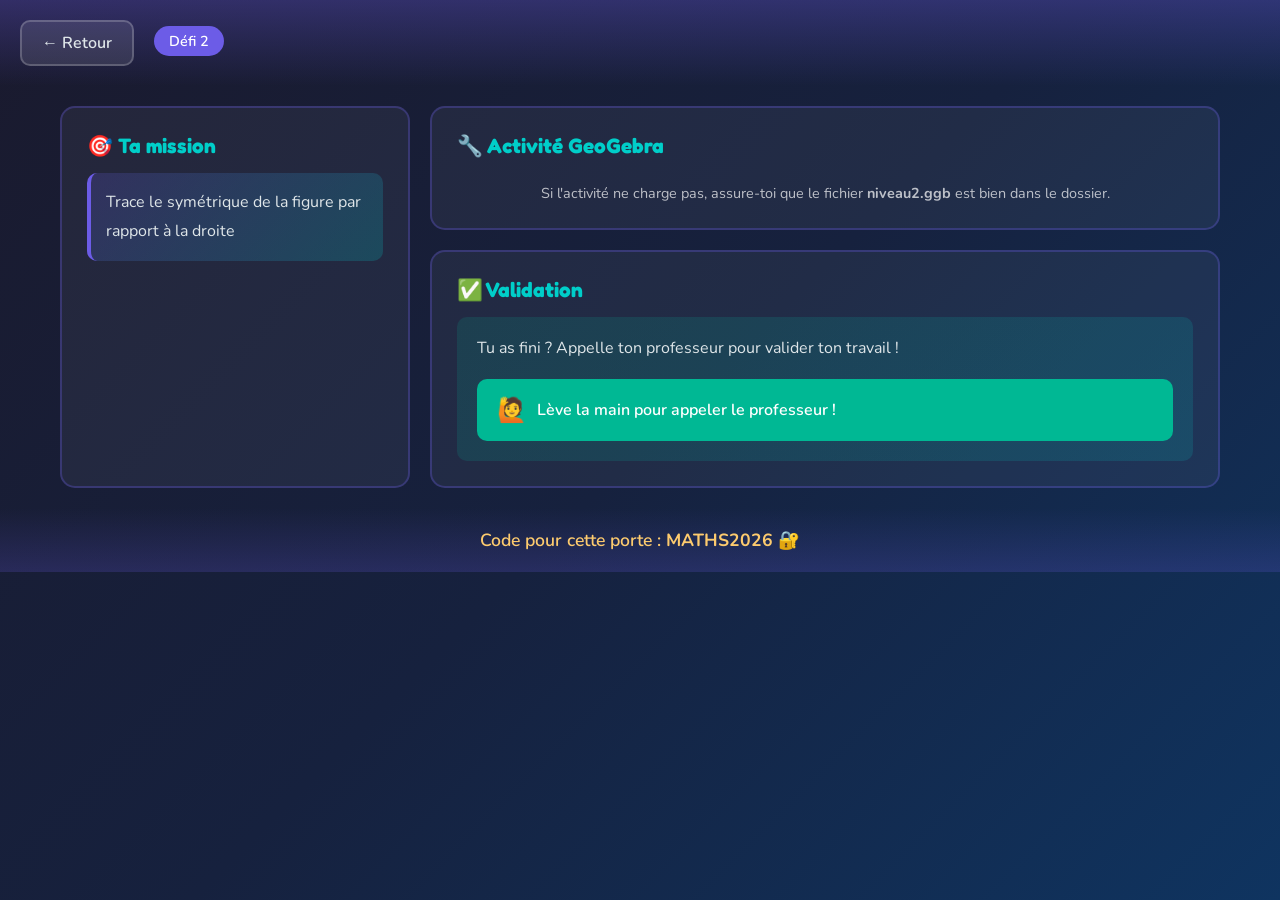
<file: defi2.html>
<!DOCTYPE html>
<html lang="fr">

<head>
    <meta charset="UTF-8">
    <meta name="viewport" content="width=device-width, initial-scale=1.0">
    <title>Défi 2 </title>
    <link href="https://fonts.googleapis.com/css2?family=Fredoka+One&family=Nunito:wght@400;600;700&display=swap"
        rel="stylesheet">
    <link rel="stylesheet" href="defi-style.css">
</head>

<body>
    <div class="challenge-page">
        <header class="challenge-header">
            <a href="index.html" class="back-btn">← Retour</a>
            <div class="challenge-info">
                <span class="challenge-number">Défi 2</span>
                <h1></h1>
            </div>
        </header>

        <main class="challenge-content">
            <section class="instructions-panel">
                <h2>🎯 Ta mission</h2>
                <div class="mission-box">
                    <p>Trace le symétrique de la figure par rapport à la droite </p>
                </div>

            </section>

            <section class="geogebra-panel">
                <h2>🔧 Activité GeoGebra</h2>
                <div class="geogebra-container">
                    <div id="ggb-element"></div>
                    <script src="https://www.geogebra.org/apps/deployggb.js"></script>
                    <script>
                        var params = {
                            "appName": "classic",
                            "width": 800,
                            "height": 500,
                            "showToolBar": true,
                            "showAlgebraInput": false,
                            "showMenuBar": false,
                            "ggbBase64": "UEsDBBQAAAAIAFdoJ1xzUQqKHQUAALwlAAAXAAAAZ2VvZ2VicmFfZGVmYXVsdHMyZC54bWztWl9zozYQf+59CkZP7UMwYBPbmXA3uZvpNDO53E2T6fRVBhmrkSWKRIzz6btIGHAc8gfbidM7P1gsSIv291tpVxKnn/I5s25JKqngAXJtB1mEhyKiPA5QpqZHI/[base64]/TlJDfkFU2Apgc0PHLqZyJhSUm/5AQ7qk0I1U7LfSKOvD4i2AitdIADYfIAlSLYhIgz/cBLZbMcIAcU5nhJUmtWwwayjs4UyLU7fXdKWayVKzf9FVExDwZlPU5BXoATksqAkQ4totKy+AC2FhqYht6tMFX9K7U4zfvqiUrb5fdCYVII2nlAbrEl8haluWdKaHKaa+E83nARiQhPIJKa+i6ndB1gZUCXtcBLwR8XfcV8H0huqWWN0X3+EdDF3q+B3i/8SaoXjdQPQCxALUof04JIJ3zP0kMfW1i238/2B4wsuv+OuiEqZkC4P9Q8NQQGeRk8Q+Zh5gnjOSvCzejvIbuQgsV1F63XKEJNfy/4qQAb3sI6sJGA5qa0fCGEwkJGLhA1ai4+INGEG80XQJSPKoARXc4MhrIv3yNKgpMUaizNfzTjIeFLRWkX7L0tslBf+C8BQu1zhd6+54oaEdQkriQKjSuVnLtxt2Ssh/OjUWmWPHSc65gcQQwQefkhjU3hCTX8KJv/DrFXBYrpPsuA2uVtDlLlUyUfeDlrLf5aItxlOLlYx7gvwcP+N/wv4P5kN/itGKnyWS3jKo1+tvgGm9C5wtCQtP87ZOf9+fIWznMcbeh7zmDhzGzhwfnMLdglKiN/6sU6xTiXaRx+5/9Hsi4IU4RSTHfwaqFLePGmP2+kisWhoaF7c1o57GB1tpy0u9rKn1Qd8+ZXcf83MHYcd1j2As4MN8ucF1bohTAmhs1sia/2yeyBzFCns4QuyVe7eiHghc74auliZEq3Ac/55VnZFWExoSbKRqmFkfrWEIBmu+MlLtaWkIB0p0udFOwI6W5dWZqn5lqZ54p+qYYmMIv8XqCywT8o5En3wsUg4671wc/v7yj3PlQ3IVnc5I2Bv/lSq68xTfDH/qfre9GSUYjoHdOAcojwHiOIaIWOfdECpYpODyDMyleH54ZF1vQSM2KxAv6N6U5iVbIWTOR0jvBVQWUVXjoGdOnbE+z7D2WWD5rampz43anrd2zU9TDPGb1qDszUg282bHXlTb3Ah/nAzqi6Ti2vVHfHfl9Z+gOx/7o+Jn0uKOaHvNgS3baxiCwtjkGcRrWW6KQ1rYQCHTtksJV9HXc4cDve2PPd8fjAVw0+77VCu/36ka9bukWXL2RRqAoAIA+TBA73vjT3G9U3dvuHhNhJuv9aSNVIIEzdsqIt0Zp5/EJZzllFKfLTf17w1aRvE4GrrXQ+EzgAJO7dlMA7Lju2rmRGqfyxpgpBRQ5fMMBOwT6JZR/xuFNnIqMlz7dTKZ3YnoZZQ5nRTURghFY8a6M+bySGyfCG5G9DZYyQu93SnoSGvhGJryZiHwtMD1x6iVr17/QQuPQ9gHXf46hbcHn6I18oMtG2wsPHh/MQZqw9xpfK/VWX0Z9/PAfUEsDBBQAAAAIAFdoJ1zuS4TScwMAAAIRAAAXAAAAZ2VvZ2VicmFfZGVmYXVsdHMzZC54bWztWM1u2zgQPm+fguC9+rElJwqiFkb3sAu0RRe97JWRxjZbiVRJ2rLyan2HPlNHHCZRmrT5gRsgQH3QR3I4M+Q3oxHp09f7tmE7MFZqVfI0SjgDVelaqnXJt2718pi/fvXidA16DWdGsJU2rXAlz8eZl3p5NIuKpIgKzkTXlbxqhLWy4qxrhBtVSt5ztrfyROn3ogXbiQo+VhtoxVtdCeeNbJzr7Ekc930fXfiLtFnHaNLGe1vH67WLENFS2yhb8tA4QcOkHrT7udebJUka///uLTl6KZV1QlXAcT81rMS2cRab0EALyjE3dIAr10pWc3TRiDNoSv6vcrhJqMYlsmprdsBZUC75PM0TtPbXaaW1qS3T+5IjLXogOCfokVfkimQ7ku1I1tNgT4O9H4xHg3aje6bPPqHjkjuzRa9hQb7j56D4jW60YabkM/SAAUsTxDPEYoaRaLqNQItRmtAvzYokTRfpjPQbMYBhO4FGg1exdbryJv3oSjQ2+PLO3+kaSJKF+UpiMozMWAcYdnROLOJmMPKDT6KpFangoxsaYG4jq88KLAYxnyiNjX9kXcOYi6QDXxSp2PFZ8k4YTCBnMLtILtegdsiTNpbtE7+IAQGtnVNvn/regIC9cw9eFddu5J4tafaSpi1nBHOCjCAPHJ3GIV1uJI7YSzv/+zJMy9Cd5Eoy97ny0NCie2QRnxhXfF5E9XfFENPlaaPIQhtwr9++/ppk/wJWwjiwUqjJa/pmFPzI9+I58H14tn9OH9pXMGHtg+9fYw1r5qNYK7D048JnKSIS5/GyAOWHIm8lxg9TMPHTunYbY4Go++bn1oIhSSjtVKipTofafWdJ6HQzbKA2Wl0xPhm6In0eSH/Mm/XQQKX53Ecqpy/FJMOjLPCZF4skW2QHi9rDUv5BfC5NtZEt1CCuE4q58FSEzlL69mZHntARnjOjHwasxhJrxJTNJ0zPUEiObxTgZ0mmkba9TmX6hIm5oJpMiVlg79lwqcBd7u792J4Wy/xPsbybwS9bUfvjVdjgfxf9KZOUjIeseIusGH9HizQ/TjO8lhyIlkMcOmXbNbKS7l4XB4SbF4dxkO4HA8E5wiNvE2y5IDgiOCYo7jxW2K1Z4fX5tmNwEF0Pcva4IKPerQfh6Oi+uX5l+DcehadKvzwKx5M7f3zx/8KrF98BUEsDBBQAAAAIAFdoJ1zWN725GQAAABcAAAAWAAAAZ2VvZ2VicmFfamF2YXNjcmlwdC5qc0srzUsuyczPU0hPT/[base64]/MPuub/bO+wXiWDQ0/4kUR+gbLIl7SkqGxMFgYDI0O7wWWL0Yt0R3zliuCTqtvuZ2W73Z7ji06Y+4Lgz0W4ZskveWxKDIM3PtTEfPr1OelPG5allnxpt1eLBZnS87O0nzSxuFF+7EI2pPJ6AwtdoqjpBgauvMGG6vlevXCkets07Ta/7u5Vge1wqQoeQJGSPJ5+PbVT4NFmATpgi3CoJwCJ8/uGWwqwskUWHQd22gTUQY8MuGX4YMosHTtVspexhl2BBlPaF51WFSJZbAgfAgDkQ8N86xnO3a/59p9x+o7XatrsDQPRVJqWotOHLSrrR5Csag68jTPsg1Wpmk04rQh+8os5pm4mNVnr1mnixGbWR5zMdLDSJc5NOZZLnMYkVgOc120Lg1bHczQND49z2SWhRlmm8y2mW0x28Gt5zEPZF1aa4O205f7mbiIGhzhcmjMcXDJMcfFZVMPG3lqG/DhOR3Z8+Rnj9bgFA/[base64]/eH9xe/n2+fb3rMC74nysxjjJPkjr40DETsbHLiJcXVex0Z3l/M6Nd/7McK6hPYuh1tkCAc90TX7SB0/AuAOFLVpQ10609s8s0u2tx3eVItoINsfo/[base64]/BemsTTb23k8EjkMEt1UF1c/DQiF5yu+Tre35DHNg/unApbEHv8vcizuUoR5Un3HQUVc+JyM3EV5XPsHKj219CDxcC/KEmopGH8UK8kmuSwfJUzUvyou0ggjelrKesmzcp7Lsh1ZICc+z5NJJKSGpeGhtvVno/TxXirXhl3SXn88ZRSuFQOjiQSZweVszwOBbpFHqJU0xNmKCqAQERrQOBo42rcisShUgcbqQmIQWT1tVrA/xZ0WFiwqQTUa/DEsZDzB+pqxS+OlcnmehOX18qYM/dlKWFqgtIqdJXL1PTXJ/nsO2hsWNdDeurSvOA3WPWzQrs0PZiJPRKTtHbqfp/NCka+5Aqz/Ey+n50nwu5ggkHziFChLMKJIVwIGwg9jLFTj+rmEkyH8B4Kp0UBMcrEERDFTiwOsyOBCQTEVArautaEsfUWmA+yS/QGKjUjIFBCHCHTQWcwfle5KgRim6As/DzOycDZCNJ+JlREHYUE7VANETe4N0RC20gS6KEkPCUIYnzOkDz4vpykMDGt5iRl6WhORiPGQxEpp1dIxKt2ey4cvUiJLR58RDDeVv0IR85X9dpE/Yb7UaDdgPMqmvEIm4k8UOypQdHS9qfS+tOcEmpGiaETOYFOKUXTwpPwkvXdN7ZJ/cle1j3ZANbqhCa2gggHzFsB5kg8Zf1YPihqYb0B0cWQQ4fM5iPw0jnkSsERWI9eIUxIXlag5ch/KaY60d6GhmJfLibHaSm+whTaFvArL8TbYus7R8ysp18FW0RSfgBqf3wf0KvaWU8Q4vERASIPaFJtUv6HzMQwCoYqWFK9hwhKIWcvMJ74kagNZpQ2NMM6iEDSbSCugsSOAdl8G+pO0xTrSEtAaxJcvQ1w36MtvYPy8PVu2yn2y/WdZdAucNvX6d98F0j/Q6VHyvABR3RjvxYTGN8zxUjn+uy2rnLxslYXebQnp5F/s+0AlIpVdJVSg0EMH0vhWSTMTIqPa8y75I+dJQS+JN2sZvITN1xUaiDGfR/oUkaxXI7WplcYhDClcZcKWrWuW3bzi/XF5BTb9Xqd4p5zi/ZZTTJs5xfTkFIdwCq1wlZJbjnwa2zcp/9IkKf9ybEl5D996r3xL4ltDPGzmW+HJtw6XcHS+2Sp3X3KKD8eSbsAiIMJbhm+7xG6x52OT2PPx2GLPTkA/H3s+qNgj8a0h/rlZ7Pl8ij2Hiz1K363+HgrfLuRmzRQ+Oyn8EArXT/y6utBvl3fLNlfHkm3gDoTRTi/6dks3vzZJN78eW7rZDennw8+VCj8S4BrkUbPwE53Cz+HyjYo+8hdNzTxLvjGrqfm3Jp712/F4lo5he7y21J4lAa5BHjfzrPjkWYfwLKVw9YJmq5B7ySmujyWtq4dIhVCj33XcHBdCy+Lwe4LGtQoaN1tBI2kWNJJT0DhE0AD3lUtIK9nVJW6PxSXoe1n7ucSNconbLZfImrmE+juAk0scsEJtlCXujssl/iaP7uIRt8oj7rY84kszj/hy8oiD/O5vPUts/4JiF43fKY1fb2k8b6bx/KTxA34FQgXBrS9AQFurr1jKL0nrP6d7++ovUEsDBBQAAAAAAFdoJ1yF1ztghT0BAIU9AQAWAAAAZ2VvZ2VicmFfdGh1bWJuYWlsLnBuZ4lQTkcNChoKAAAADUlIRFIAAAOaAAABmQgGAAAA6P5ODAAAEABJREFUeAHs/QuUpclV34lGfOeczMqqflRVd1e/qp9IQjALzDKImTuXKxaYh2VAYNljHnc0y1iyfa+tsWeuQCBhHnrwMA+Jhy8G87gIkITEsGbuXHuWWbaMAM942Uj4SrSE6G51S/1Ud3V1VXV1V2WdPOfkxO+ciqrI+Pb+MuNknDxVlTutrYjvHzv+e+9/xBdfJu0ONZsXf9bX1zfH4/HFp8vNxz728c0Tz5y8DFzs4b+xMbr4dLlZX7+wWYoPhxuXCS72nnrq85vPPvvcxafLzYULw03JH4yxy56zXhdOrjOvy//9/POnNh9/7MnLwMXeRqhV8p/h6xe9Ljej0XhzPWh6GZn1xkFjCT9/7vzmo48+NnNK/nsymYg8k4mMM1Xi78KluNF/MpnQ3WLwTyZlOHVvIQkPxD137lzobf0P/JI/+Ggk7Lnz65siHvTf2GjvrScef2rz5MnntwYNTxcuXAh7dyP0tv4HfDgcbgXDExgWulv+A8acLWB4OHHi5OaTT34+9Lb+hxwlf3Bq3uq9Oa11PdQs4qHmHH/xxZc20TrH0Vji1/DJRN5zk4mMwyPFJQ8p7rz4ZDJh6hYj7no4i7aA4WE96ENeobvlP134aDTe4ssD/rz79FP73Gcf3zx9+kwKTfvrIRfJH3w4lPbcUDznOOMk/2eeObH59NPPTGOl/4Uvc1KMPjix6ae20XnOXUhdp/03vOENm9///W+d9tP/QrP1oHWK0R8r55+GTyYT8fwjf9YYztykuPjMg08m8t5CJzhTg38yafuDU1/qS78Up96zZ19k6iUjD3guARc7tfSH7umnnml9iycTeV3wl/KZBz916vTmY489wdQtBv9kMtmC8dCFl+h/PpytaA1navCPKnx/OOs521Pu2CfuZLK1NvyHwveHOeQ0mWz13w6XtCDuSy/J3+LRaAzlFiMue28LGB7WO845yf/JJ57efO6558PMrf/hzBoOd34u4sucrSyb0zNUwolJ7Nx/o/D8m/mv5zThGz0Wzy00Rut8wlg5FyeTicgzmcg4vOvCuTuZTMTfATT/iE8mE7pbDP7JZOc49fJObSEJD/BQd+hu+U8XPip4/zg7OEO2kIcH3ifp/evCh8L7B4YFyi3/4e8WzswtYHggJjFCd8t/unC02OIcHtBA+v2PbwNaB5ct/[base64]/0Xg0XMtTwwkafoGk2WrKPt/qtLunF8++WESg1VCKj5XzuHQPFSV/jTiXaqRpXbpmmr/2Hmh7S3v/NFzj13DxXQprr+WvnX9uD96/kNZV/R/1G6H8Tq2tgYZra6x9E+MeuvSH5lWtriVvCuyFAhbDFDAFTAFTwBQwBUwBU8AUMAV2pID9obkjmczJFDAFrlQFLC9TwBQwBUwBU8AUMAVMgStPAftD88pbE8vIFDAFTIGrXQHL3xQwBUwBU8AUMAX2uQLN2bNn3ZlTZ9zZM7OWfmqj4YZ76exLU58U1/zPnnmh5cu8LvyF02dac869eE6M+0Lgl/zBGCNWal24lNNLZ190518618oHTsl/hsvanVU0lXCwC+fXlbi75+/Kc7g+XErc9VAvdZNbahLGeC2c9X1J2NPS/iEu+AunX2hpBIbhkxoYc1KMPjHPKXtL8mdOjZrhWD+3rL11oaVbrbq6eHiXzoazAp/Uzha8k8wr9T//0nn34gsvtmo+K+Qy43/BvSCcf+yHEny6t158qRUXDriIlRp4V06pb+xL/sPwfRhtbLTiMufsArUm/+H6cvbWsuKunzsvfqfLdNa/9RrPubCv2F+saWqafy2cf6eM9ymNSb8WfxcP5wexUuvyT/1iX/OX3sc4R/oW4/+C8P1hjhajFK/3LX5BOQtknO+htLdmNbd/L1TxcIYyhiapvaDgxCR26hv7ZzvO6uiTtmcLzjl80TqdH/uMxX7a1sKlvUWcWvwaD++SNCZhNfPh7OAMgTM1aZ8w3oVL7x8YxtzUpnsrnJkpFvtdMaJP2pZohC/fiHR+7DMW+2lbC9/um9isra25Q9cfcmuHZi391PorA3FM8187dHDKl3LQ78IPXneoNefAwQNi3IOBX/IHY4xYqXXha4Er9aUPtrp2oJVPHKPNTddiTeFp43AMVld27E8OzKHNrRTvr/SXEncl1CvlKmHUWAtnfSUuaf8QF/zgde19DYbhkxoYc1KMPjEPKHtL8o9zaHODK8d4lnCwlQPL2luDpewt3iXeZTRJDS3S59ivha+urYrnlpQLscEPXtc+/9gPJTj5HzjYPlfggItYqYGvCecfPiV4v99zvf7enx/k3w/fJvLNDS1yjOda+LLirhzQ9lZ73WvWy76StJOwmnEPht9JeJ/gTG3RceHn/Ehj0genza0Ul97HQ9fPzoC+8C3G/+B17e8PeawFjWhzK8XrfYu1PGWc76GU66zmmSZpbSp+3SHHWOpL/6CCE5PY+OS2Vnwu7vz9Iy5a5zF5Zow2t1q4tLeIVYtf4+FdksYkrGY+nB2cIXCmJu0Txrvwg8L7B4YxNzXqOiB8i/HpisF4bnDlGM8SDsY3gvHcGMsxnmvh/W2+xU0//JLQZS78NE3junwWMUZMbBHcXZzExLp8FjVmcft7ss/QGVvUOmq8xMS08UXiFnfv9lav19uTfZzuF9YXS7G96BPTe7/n9VIbsWn32vZj3GXU3DQ91yzhdw/2k8Xdu/NyGVoTE2Otu2wRYxZ3L/fW/vkWs1ev1L3VOPsxBUwBU8AUMAVMAVPAFDAFTAFT4MpWwLK7yhSwPzSvsgWzdE0BU8AUMAVMAVPAFDAFTAFTwBS4MhTQs7A/NHVtbMQUMAVMAVPAFDAFTAFTwBQwBUwBU2AOBZoLFy64C+sX3PDCcNrST20ynriN4UZrTPOfBx9ezCGNy02GWlzJH0yKXYoTc7QxatVLbhL/bnDmRoN7PNr7uMSfjMd7Xi9xqZe66acmYYzXwllf1hnO1Lr4pTEwLOWgD4bRT42Y7OsUi33Jn7EaOBxoDV9ujOUYz7Xw8WhZe2ssnmm16tJ4ZnurfZZq/uCcUWieWinO3sJSDvpww0U/NQ3HR/LX8HH4Pkwmkz0/P8h/mXsLPXIr0Y25pf7sLWmOhM3Dr/FsbGws/HcA8s2N/UzNOa7lWROX9lZN/rym+DwWvsXExaJP2tbCx+F3D4lLwohfC+d7yDrDmRr8vOMpRl/H5d9h4WAOc1MjJrFTLPYlf8Zq4HCgNXy5MZZjPNfCpb1Vk1/Lcxx+B5DGJKxmPpwdrDOcqc0TV5oDhqXc9InJmUk/N8kfnxo4HNQMX26M5RjPtXDWGL7cIv/sMqBB3/X6PdcPbW6+8eJYT/GfB+fWwjxu0+upcSV/MCl2Od5zTa9xeT489yrWDF9qcHsuPhDWgLHUN/Zr4cuMK9UgYdRcC2d9Ja6LmCNWar2w7liK0QfD6KcGhqUYfbCmJ79njOGTWw0cjmWtcbOEdwkNm5531E0/NQljvBZOvZw5cKbWxa/5l+PtvQWHFFvDyVny1/AmfB+8947x3Hrhvckxnmvg5N+ENYYvtxr8cGo8y4vbOCknCevKv9i/11tO3LB/GuH8KM4/8KBHbl08PuzrEv/cl+cufsYla5rG5Xgv5I/lOM+1cL4PEpeE1Yzb9PS9xTtOrNTIR8bl32HxZU7KQR+s6bXPyzhGmxtzcoznEhxftGZebozlGM+1cGlv1eTX8uRdksYkrGY+Ta/eeSnlCoaRc2pgvd5y9lYTak5ziX1yiv20rYU323yLm14vvOgd5r13TTj8tvOrPU5MrDbvdnzExLbzW8T4suJ6790i6tmOc1n1EhfbLr/a48TEavPuhG9Zcb2vtbe6z6lcA+/DR6bjXMv9az2jM1aLb6c8xMR26l/Lz3vvvN9fa+yXuLdqrVsJD/sKK5lTw5eYWA2uUo5lxfV+Oe/SsuolLla6Prv1Jya2W5555i8rrve2t+ZZr9I5rC9WOq+G/[base64]/CBWal3+qV/sl/ozbyyclxoP/[base64]/B98N67PCbPvZATbW618Hpal+mw3LjtXGvp2cUjjUkYa10P74vf4nr8bS1j/k2vPbbouMRuhPNDi4u/NlaMh7jSHAmrGbfpaee0ds7J+CwneUw6/6ir6bXXeMazOJy4vaA1cXJjLMd4roU3S4urrfE2Omf/CwylOlCvtvbomlspfz4/PsODxee0XSzeE89L4i82rnxOp3GbXq/XeeOo9941TdPpsx3HPOPExOaZu5s5xMR2wzHv3O1ubpqXd7t53vs9X19yWla9rC9GDntpxMT2MmaMtSytvV/W3lpOXNYXi7rvVUtMbK/ixTjee+f9crT2fn/FZX2bpvt73dvmez7PeBO+/9g8c3czh5jYbjjmnev9/tpb3u/[base64]/0mGf+tRfuD/7s09N+zxHO3v2rHvk0c+2cPwfeKDt/6lPfdqV4p/85J+3+D/3ucfdI4+0437yk592kj8YYzHv2Hbh5Br9Yvvww4+6xx9/spUPNUn+M/wvWv5o+amgaeSNrYZ/6s8fdM8882yL5xOf+KT78zAW58dWwxn/9KcfavF04c8/f0r1Jw5zU4O/BCd/6k456H/+88+E2tq5ooXkj56l+AMPtPfW448/4T7zGXlvSf7sK4ycUwPDUow+GEY/NfbzY4893tKamJI/ODWnHPTRoARnvdCauanBw9qkGH0NZ83hwic1DYfn5MnnW/UyV+IBL8XJn/jMTe3ZZ0+4T4WzKMXo409e9FP7VHhXS/EHhPPviSefcg899JlWzZ8KuUj+4JxRaS702Q8l+KOPfs599rOPt+LCARecqYETO8Xok2MJfvr0GffCC2dbcdHyU0FTOFPrwlmb1Jc+ayvh5H/ixMlWXOaU7qEuf+LDmdpzz50Uv3HwSP7kT90pB30N186/p576vPuLv9h6Xs7Wa/ffH/IjH/LK7bPCt5g6NX90yDl4LsUfeuiR8C1+qrXG8BAfztQ0nDypL/Wlr+Hs22eeOdGKCy7xdOEPCN8f3kcJJ6eTzz/v8trwxxjPjRpyf3y6cKkGvg/ox9zUumv7lKDRp8V341PK+ffY44+r32Le8TQX+ugg438efi/8dCsffJnD3NT4/hM7xeg/EM50cqWfWje+8/cPjdE65abPmrBm9FNjbUtw5hKDNjV42FspFvuSP2PgzKOfWinOu/Qp4VtAXdSdctPXzj84RP/ALeGPP/5U+BY/IuwJ9mj790L2yQPK+8oYuaUGhqUYfX7P48yknxrckn8XTs0pB31qlXC+DXwj8Elt6i/8DQHOGqS+9DWcvcDa45PaA+Gd4ZuYYvRT/+bo0cMOO3LkBnfkyKzPc7R+v++uv/66qU/EaGf+R1r44cM3Bp4y/PDhdtzrrjskxoVf8gdjjNxSK8VvuOE6d+jQwVZdR44ccRI/OFqkMWNfwo8EjUX88A1ube1AKy5ch8MYbW4afuONN4g8Gr66ulLkr/FoOHlSd57/2tpa0LSd65FQr+R/OOzRo0ePtHJVcYWH9ZX29OHp3j3c5g84Y0cvviuxBcPic2zBsPgcW2Kyr+NzbKlV8p/hbX2OBg1mNee5HnESzrocOHCgVZfGr+FHQ/1w0eYm4fDsxd7Kc+H5wIFVJ2l6WNkTvJPky9zUwNPn2Ac/Es6E+BzbgwcPuhtuaK/Z4bCHJH/ww8L5V4prewtuuGJ+sdVwchT8p2e6hK+srLjBSr+1t4iDRrSpHdHOv4AfDmuT+sa+hJM/axx90lbai4zXwldXV6d6wJmaxk/+1J360tdw7fw7ePCAy2McCXtQ0hl+CT8SdNZw8mFebpxZ7K8c1/zzHOO8UvyGG64Xv8WlPORJ3TGP2Go4+qytrbb29OxsPbJzPOxnOe6NYf8cbvGQF3uLNrXD4ezAUiz2D4cYsZ+2XbiU04Hwu4ekK1qkvLEPfiTsvfgc28Mh1xL8ukOHwnnZ/v0SnsNF5+Jhx5yYR2wPBw4JvyH8nkfs6Bdbcpf8u3C0iPPTVsLRGK1TP/pHwnt5eI61ZG5uxMgxnqW9Ba7518J5lyQtqJe6ySE17fwrff/4Pe+GcIak3PQPT/do+/3rwhljbmpgWIrR56zkzKSfGrVK/t34DcI5ccTNtDi8ZYz14huRxqQPP5rSTw38sLDnNJy5xKBN7Ug4B7bbW81dd93psNtvv90dP37HtM9zNP4YuOXmm1s4/nfeeXsLv+OO210N/KabjrpbbmnHhRuL+cUWDIvPsQXD4nNswcg1Psf22LFbwuIdadWl+YOjRZwf2zvvvMNJOBpL+O233xYO3BtacY8fvzPw3LZjnPi3335ry78LPxQOe8Zzg4f4u8dvE/cWm5YYbX7Z/46wR9E791dxZS8ePXrUHTu22L0l5cl+JnaeP76YhEt7FF9qFv2DRjmOxofD4Zrjx8P7zr7bOX5n2Iu3tvbW8ekelfA73HXXXdfyJx450eZWjrNXZmdYysUfe5J21Hs81J360r896KbhvMv4pIY/65Bi9I+GXxhuvfWWVs3kIvlrOL4YnKmBYSlG/+abb3I333y0FRdfDJ/UwIidYvRL8YMH19zagTUh7h1hr9zewtEY7YiV2gy/TfC/M/C0cfLkg55yxH75Hrq1FRcueI6HvU0/NeISP8Xoa/63h7P9uLjnbhPPRc3/cPil+bbb0lzvnH5rbw97l/ipsWclnDx0/DZRh5uFb/HxoMvtoa40ZuyjQ+ynbSnOe8QvNCkHfXiITz81Hb+tSOfbg56cHyk3fc5cad1VXPn+wIHBmRt//OS14YvlvjzfHtYg998ev6O1zodvvDG8Z1v31ozn9rDH7mj53x40knLiTCnB+R7yXSRWanBgKUYfDKOfGhiWYvTBMPqpEZPYKUYfX2qgn1oXjhapL33t/WOPojU+qR0P58PtYS1TjP5x5T3TcOYQgzY1/NlbKRb7kj9j4Myjn1opzrt0e9gvKQf920O9x0Pd9FPTcPU9C9ysT8pBn7ODM4R+avhiKUYfDKOfGhiWYvTBMPqpsbc4M1OMPr4Y/[base64]/93LQxHW/XvBF0GI3b9RKLMdrcauBwjMfjls7EYow2t1r4ZDJZSlzqlWqQMGqvhbOvRiN57YmTmxY390ufpTmzuPttby1nTy9rb43D2SGtvYSxX3RcPuc2lPOve29pXO13oDuntj9nxyR8I5iX20Y4S3OM51r4ZLKcvbWsuOPwfZC0k7CaOmt7a9Fx4R+H94laUgNPn2O/Jj4OWkfe2Nbkj5x5y/uUY1pc/LSxUpx6pTkSVjPubG+1z5UN5ZzT8FlO2jnXxvn+E5t5uW0s8NyCG63zmDwzRptbLVzaW8Sqxa/xUK80JmE18xmHs0OKIWHzxGWOZOwrTBqrFVviARsL5xZ5MEabm46330nmav7bfROb8OMw7/20pZ+ac95571tj3rcx5nlfD/e+zeV944gjmTam423+Ka8QF9x72d/73ePeyzrPE7dp5Hw03Hmnakr8tpXxey/7e++d9+0x79sYOXhfCQ/6eN/eR96X8ZOTZt63ubyX64XD+7b/lYhre0jDnfOOOnZumr+Me6/j3rfHvG9j5OZ9Lby9r+bj13g0vGtv6XPILTfvd66FC+sbIotr7L1fKO5C7Dz32bMX42p7dDZH1kgac4VxvfdiPt5fPbj37Vy9b2MzvUpxXXvvJS4Jg0PGvS/HvW/P8b6NUa/3dXC4XPihTc17L+4ffLyXx7yfB2/P8b6N1Y7rPWu31SRsFnerH1i0kjn4er/42mJul9twWi44rnbOufBzOQ9dx+19vJN9ZNx7uWbvdX+J3/sry1/KEcx7ud44Rpub91dWbd7L+eh7S/O/uM/6/b7rMu+96/V6nT5d8+cdIyY27/x55xGzacrrnTdeOq9pmio693rymmp44+W4PWXdNR4NT2tM+7XqTTl30u81PddTatvJ/Hl9iInNO3/eecSspXWvdG81+2tvoTN6z7tW884jJjbv/HnnNdP/o42vcm6V5oDW0pzSParppuGlcaUc58GIq+U0D99O5xAT27l/2fdH4wZvmva3uHR9d5p36tc08rmV+iyiv8y4mq6LqDNy9sJ3GIvPe9USE9ureDEOGi96jYkR46WtFlfTQcfL3m8tbprbIvpNY7/[base64]/1bgjv64bw7pFDLZwbqyWuDSGXWdz2jYjgpca+wkrmleYk+fN9WNats6yxVO/Ggtd4r+PGGscLvkVR0419hcU8Yqv518SXFXcs3N5Yq66on9Rq56XkC1YrJ+qVuCSsO658nm0o5x/ry3cRzr00YhJbiqnlquM7//1vI5xNaC3H3TkP8+GizU3Dtb2l+dfCqVfikjBqqYWzvhoXcRZlxMVq8Gv5SzjYOHwjpLiMLRIfC+cl8WLcJvw4zHs/bemn5r133jcuxeh7r/m3fWf+pThx5Rjw1TCpri5ezd97OU/vd477i5dqyPFlnibMkf1lrTVf7zX+Mh6NX8vTezkuWkhc3iv+hbiWjxSzJjbbP3INWhzvZX/v6+C6FjK/lqeGe1+HR+PX8vee80Pav3I+3tfBuVhLynW29u18NFzi6MK8p165Bm2eFrsEdy7EDSbF8N67ElxbSw33XuaXYtbEvC+Nq/nLuFfOde/b+4e6vFd4CvEunb2XYkiYnCN5Ls+0PGXc+7Cng+X5er/F38Vx78vwOE9qvZe5JN8ZpvmX4d7L/t6X4vL6a3uXPaePyVyzunc3Noup1SZzz+a0x7zXeMpwtJBrk3l0/3aO8Hqv8cj+zKlh3svvk5a/V88/OX/vZbxG7vNweK/VW66z93Jt3mu4HEPTVFsDHVf4lXwu6bfdrUTee9fr9fb8VkFiYtvlV3ucmIhTm3dbvl7faXF7YUyar+PyelGbxMMBKuGafzku31JGvSKXUq+U4zxY0/Rcb0l7mtjz5LybOdTaNI34DvcUrXX86tlbkmZaXZLvPBg6o/c8c3czh5jYbjjmmduEXwq89+LeKuXT1kbD0VqKoelQCy+PK59/Wl195Z0krlaDpEMppuVDTCzn6/LPfXmWOLbDqRmf1Mp5CvXv69/iNI9F9LVvsRZLX4OymtFZ01WLXQNvmtrfYrnuPNde+P4TO8cX/TyLW+tbLNdKDKkObW9p/rXwpimrVzv/pJq6MOJqNXTN2+0YMbHd8pTOJyY1i/OUb0r5+SH//[base64]/i4eYqcx6Xf5M57bPP5j4RbFeXjyXLZ7Hk/GbjufdLxWTtQrcUkY8XX88vuAX7QN5fxjfTeU9ybOXURLTGJL3BtKrjq+89//NkKtaC3H3TkP8+GizU3Dtb2l+dfCqVfikjBqqYWzvhoXcRZlnJXErsGv5S/hYOPwjZDiMrZIfCycl8SLcRvvvfMecxdb+qm58JM+x74T/QNaBffeO+e8835xVsqv+4cRMc8y3IUf7xdXr/cyt3My7v1icRd+vN95jJCm877t77yTcedE3Hu/FDxkUxzXhR/v2/k675z3vmXOK7hzznu/j8yFn5J6naJNKS7HDCwiv4Z7L/N4L+Mu/IQhMYb32pzd4yHs9D/eS1xOyUfDJQ7DvJ9pEFQr1DPMuDjX+xmH97QazphkLvxI+LWKuaAztrU+59uY94AK7pzz3peZK/Qv5Vf8XfjxXortnPc7x4O36K/h3kvcy8W0XDU8lCDWrOEu/Hi/hBrdEmJO63QuNMF2F995eLzzfqs5L+Pee+f93lvIJsQN/10htgs/3rdrcN45733LAtrCvG/7eb+3WDMYDBzW789a+ql530xvFEwx+po/YzUs3lZUg6uEo9/vO2KXzZG16yuaSni/Iy5jUj61cG6MWiS/lic6S2MSNs1P0XOg4Rf39nRu0tfi5n61n6mL2FV4tZoFvCsuY1I+NXB4l7W3mqY3PdfIITW9rt2/w8Tp9XriecnYIo26er2+WPMi4zZN4/ifdJFi9IW9iJ+Oy/n3w9nIvNyInWM8a/618GXF1fZWv1hnba/L+rOv+sIaSFht/akZztQWH3fgmqbXfpcUnUu/P2kteb8J71OOdT3X0qKnnFt9pWYN78pVGtPiSr41sX7Yz8Suwdkv0KjfEZcxKZ9auLa3avFrPE3TC9/E9pmj+Wu4+p4p+veUPS1pXBMjf87MmpwtLqHmWdxe+9wKv/sy1uKoiDfKuRXj2r+j6ezHFDAFTIF9o4AVagqYAqaAKWAKmAKmwJ4oYH9o7onMFsQUMAVMAVPAFNAUMNwUMAVMAVPAFLj2FLA/NK+9NbWKTAFTwBQwBUwBU2C3Cth8U8AUMAVMgV0p0HArEMZNSbS5bW5O3Gg8u+0uHdP8U5/d9LnFiJubdsMxz1xiErtkrqZFCU5cbn+V4jK2SJybIxfJr+VPvdKYhE3zG21Mb12c9jeSvoanPkmf9VVjJH6tOLscIyaxq/BqNQt4V1zGpHxq4cvcW2V1JfspWeeSd5h4rK+mHeOLsnE4o8fjsfx+JPXUjs/6TsI3QuIt1U7TTcOJLcdtf6/w03hK8WXFZX2lXMt11va6rJseV/aXcpxXf2IzN7Wa/[base64]/vyTXcVb4YihlTDdjdG5XM0nlK8aXpOmiNh0xy0PafhQbvpvKztLfU2sp54K5iUZyem1Szg6EnNEh9ji8SbbW4jy2PXyqdpZJ11/vateOTWF/TswntL2lvcckdscttLa8L62q2zs73TD2e4pH0tnPWVuPqFe1T3126d7RWd0/2KOlBzrmlN/pyb537Qs2l67XM64Iy3TMOz705rnjDehPdpJ37Rp19J616oV+LqK7VpeMxrp21vSedlP+hG7J3m2eXXL9CoT9xG2FthLzAmxamFa3urFr/G04R6+4JG/aBFSb1X162z8hpL9c6FKXr2wvvU5huI5zd+pWug+TdN0z4vkz1t/0TT2Y8pYAqYAqaAKWAKmAKmgClgCpgCpkBNBewPTUFNg0wBU8AUMAVMAVPAFDAFTAFTwBQwBeZXwP7QnF87m7m3Clg0U8AUMAVMAVPAFDAFTAFTwBS4ShRoTpw46bCTJ0+55557ftrnOdpwOHRnzrzQwjX/WvgLL5xV4j4v5knuJ0+28+/GT7XqOn36jDt79sUWPuNp+9fCTz5/yr300rlWXNbh+TBGm5uOn1Z4ZHx9/UKR//PPyzw6Lu8t6pXmoAW65vWeVPZoKc76nj69+z1NjlieJxg55TjvEfs6xzX/Wjgao7UUV9pDxJVw5sNFe9lOTveOhMNz/vz6dHwn/vhIPN14+53E/9y5805aA+oiL3xSw7cGfvbFl9ypU2daNZfzPy+ecyfDGSfleebMWafvLe1cbGsH98nwnqXa0NfwCxeG7kL4RuCTmubfhbM2KUfsSzg8584tem/J5xx7mvgxv9jqe1c+/6hL4tHOvxfD3spjML9kvbr8ySfWkrbsqzPC7wCaf55j5CrFeY/Onn2p9S6V8pAndcc8Yqvh6Mn5Ef1iCy7x1MKJc369vac1fvypgTa3Llyqge+DpKsWuxb+QvhdS/4Wl51/1HQynI25DhpOTGLL/rs/F2dx2zxojNZS3K41y/151v2Vc0vYWzMe2Z9cGc+tFOddOil8U8gfnXJ+7fyDQ/QP3BLO2cEZ0uJX/Ev5iYnl/JyVnJk5ji8xFoWzLnwjRH7hbwjyYQ0kfwnHjxi0qcHDNzHFYj/6N+PR2GGT8ayln9rmxLnJeDL1SXHNP/XZaV/iIibW5piEfNq5zji0PDVc4oG/7d/O4/LcWezLz9G3BJ+MJm5zstnSecal5aPh7VxmPDKuxdXy7+KSx+Q81bhBC5FH2aNcJS36X9zb+Rj7CsvxrmfJHwzL50kYPuAY/V1bgRasox5XXpuxtgaKplo96hpr+Rfya3luTsrqQiOphlJ8M5yVutby+zcRtZiI5xz1Sv7ExC7VcFHHmW9bixku55NzdD1vhjNrc3NTPLe0GBpObXIsOf9NdY3L6tLy0fDyuO38Z3XKON+C2fjWOjaD1voab/Vlvpa/hmv6ExODc6vJ+W/1aeeVj2v5EBPL/cuftTxlnHzEuOJ7GurT8IvvYEm+rLHkL+Yz5Zdr0NZSw/mfJ5Djhvqmcba2aCT5l2LUhbXnTQrPP/JrazHLU8Lhb+PtPODttlmMto+Kq+eWlk8p3s6FuvS9Jftr+cNVYqyvzCXXpZ1/6u95yvs3iyvHKMkfX7hoUwPDUow+GEZ/YSbUTEx1jdXf5zR9NFzeK5vKno7r3tx2+zGH3XLsZnfrbbdM+zxHWz2w4o4cPdzCNf9jt8o8XfixW9txDx+5UYx7LPAfE/zBjoWxmHdsjwXfYwX40ZuOuBsP39CqF20kHnC0iPFiW4rfcuwmd931h1px4WOMNrda+NrBA2Lcm2+5ScTniYseef7UK3GBSf7HlD2q4mHdJR7W9+hN7T3N+kr+4FiePxi2U5z3iH2d+xNT4unEgxYij4CzjtffcF1rLeG/Jew7iUfC8SvB4T94aK0VFx5yos2thJ+5mv+h6w45SVP8yYu5qfEO18BvuPF6d9PNR1o1k4vED34snFFpLvSPhb17rAA/cvRGJ+0tOI4FLjhTOxa4jwk4OZbgB9ZW3YHV1Va98KBpGpN+N77z8+ZYyP/QdQdbcYnBGtPmpuHaXtTwg4cOit9KjR+cuskntVKcd/jmW45uqRnecp1v3sJBTjMeWX/2FWcXfqmRf/oc+6X4zcp3hvfoxsPXt3It5cef+mJ+sdXxm8Vv8bFwtko8Kh7eL9Ffwcnr4MH2eXks+GOM53aLcH7j04VLOV1//XVOmsPekvw1nDwlfw0/HH7X0r7Fx8I7Ti2pHZtq0f598VjwPRbGUl/6xxScmMTGJzVyPybwdOFokXLQx1/C0Rit8Ult5i+/f8xJfWO/FJf2Flza+6fhpXFnv+e1zxx4qJscUtPwY4XvH2cHZ0jKTZ/1leJ24YwxNzUwLMXoc1ZyZtJPjZiS/1x40CLlpn9z+DbwjaCfGvy3COdEKQ6nxsM3kfHcbr54tjfOfkwBU8AUMAVMAVPAFNifCljVpoApYAqYAgtSwP7QXJCwRmsKmAKmgClgCpgCpoApMI8CNscUMAWuBQXsD81rYRWtBlPAFDAFTAFTwBQwBUwBU2CRChi3KVCoQDMajVyXTS96GI87fbrmzzs2/Rd/lxSXfzF+3rznnjceOS3uOIxJvDo+FtdrrOi5uTkp8td4dFzeY9QrzlHqlTSYB5tMxk6Mu827ME+sdA4xiZ1ie9GfxdXWWF6bsbIGY2UPafgy95ak7VipS/KdB1P39B7srbGyNvPUsdM5k8mm29zcFM+PnXJEv7GyNho+mUzEuGNFh1p4edyyd2yk6EBcrYao4W7asRJ3HPTEcu5xh3/uy/M48NDm1oVTc4l/7svzWM1TXhfmSHHBF22byrdYi1tam+ZPvWNlfbTYNXC+h8uIS0xi16ihhGMWVzu35P04Lty/Y2Udtb2l+dfC2VuSRmOlLu38kzi6MOKOFS265u12jJjYbnlK5xOTmsV5itbjYnwsfnO1uOOL+jc4YJvhlwXa3MA3w+En4TnGs+Q7H745/QWGuYsyLVctnua/2aGdxCX5b178hU3yn4SxSfilqm2b0z9O2/ikCJfy2S3n1vlynlpctNg6f1aP6l+o/0TVcxZnImq9+7HN6Xska6HF3CysrdR/ompRludE0UzLR/Mvx+U8ibs51TtfN91fir1ZqP9EjDkJZ9lEfCc3FX8ply5sM+SJdfnkY5tK7BLcuc3p/8u5ed4MOdHmpuGTwr2o88haT5Q9WoqXx90U136i1Kuff3JdWj6luJpPWEeZS6tLznNSSf9yHi1PGadWLI8jYfiU4szRTOPS/CfKHirFtbjluLz2m8pZQ576mMw1qbCPZjG19Zfjzua0xzbD+yHlVIpPKq3lRNFHy0fzr4UTF2vzKforOsgck/BtlXna8SbKOVwXJ0+sRnyNR8flWrRvykTRWscVfuUdmFzci83KyorDBoPBtKWfWtM0rt9vj2n+g8GMb+Uib2xL8X6/H+L2xZwi5+7aFSflRF3Elrglf/yYQ5tbCY5vr9cT62Us5+a5Ft40y4nbC/VKNUhYzXpZXy0GcRZl/fAe9cO+LuHX8izB8UVrKS5ji8SXu7faZ9Gi6+33+uFcGbTeY/3saOcorcd2GPsK284vHS/NSfJvwveh8U2rXuIsWutl7enlxe0re2uwUP3ZVxhrmtqi1xf+ZcWV1ph80vpjvxSP86S2aeRvseQLVhpb8+9V+xbL55l0dpA/69sP30X6e2nE7CvfYi1XHd/5+4f+aC3VytgicW1vLTou9UoxJIz6a+Gsr8ZFnEUZcbEa/Fr+Eg7WC79/0ESmNQAAEABJREFUSHEZWyTOGnfx27+j6eznilLAkjEFTAFTwBQwBUwBU8AUMAVMgateAftD86pfQivAFFi8AhbBFDAFTAFTwBQwBUwBU8AUKFHA/tAsUct8TQFTwBS4chSwTEwBU8AUMAVMAVPAFLhiFbBbZ7PbILklaTKRb1YSb3PK5u/Gh39xdjfz49xx4U1SXGAS56bt+OKNUSlGf1zIzxzJatUrcXdh47C+Y6W2rnm7HSMmtlue0vnErKX1uHDttbhjRf9xIb+mhRZX86+FE3es1FYrhsRDTEwaWyQ2mWxOL2NYZAyNezKZiDfgjQv30FhZLw3fPq58e6RWx05x4mo57ZRjHj9iYjudO66ov/QtLuXfad6pH1qnz3vVX2ZcTddF1j4O7x62yBgSNzExaWyR2Di8G4teY2JINWhxx2ENJH8dl8+3cahN4tHiSr41Mc6OsVJbzTg5FzGxHF/0MzEXrfW4cI3HF/Xf9tbZ6a2Cwo1C+q1Hm+LNTvP4S3M21dvLJuEXnokSW8PlXCdCvSzg5gJxuDHi5FaKT8Ivf5PwS1jb5HrdphN1a8+POso8EyVuV/7SmIRNQj3V8JDnprCPNgvXl5w0k7jAMGnO1YJPgnaTsBZtk/eEC5ur7Rv3kdTKPBMlbpdu0piETUI99XCppkk4m+S69LgT8Z3cFPZtzH9T3b8aV2lObX/Wd1NZYz2fTaW2MpzY1N42mWei7KFJWP8SK427aB32gl+KIWEzHevpL8co47/Eka1zFy6NSRj11sLh4h9J0Kam8eOjjc2Ht3Wdj6d93nTxbApnmoTN6m1zg2Mlc/DdVM/Ltg4z/hr45hzfgs2i83KinHPS3ppk78TOnuV8JkpcdMYmWSwJw+dqwclVMvLHtLGrGZ8oa6x/E2fv67a3znrfiLe/LvoWI25twvKbjLSbv/DTxnS8fVsYdXFzJHy5MZZjPNfA4dju5iZipcac9Dn2S/GmWd6tkVKuEkZttXD2VV+46a6Un5w0k7j6/b74LsEh+dfC4V7e3uot9EZMakOn3KhXGpMw5tbCufVN4pKw7rjz3N4o39Jdcv515zRorSVnx7JunW2a5eytZcXtVbsZtL2OXeuunVvle7osLvy8T+SWGnj6HPs1cbSOvLGtyR8587YRvsVaXOZqY6U49UpzJKxmXPZWX/wWl51/s5x2PoeY/fA9Zl5ui6wZbrTOY/LMGG1utXBpbxGrFr/GQ73SmITVzIezQ4ohYfPEZY5k7CtMGqsVW+IBQ+u9jku8pun+Ftu/[base64]/BIHmBaXsUXafrvpbjLZnF5usUhNNe6Jcl6W7qGxuhfl28dL42r5l+LE1XIt5SrxJya20znjwnd43KG/NDYu5N9p3qkfWqfPe9VfZlxN10XWPg5rjy0yhsRNTEwaWyQ2Dnt30WtMDKkGLe44rIHkr+NXx62z5I9JtS0SIya2yBgSNzG1NZb858HGYf9K87S444t7q6GD4Uib2+bFG0lzXPOviUtc8Re5PB+etTEdn0z/iGZuNGJubrZxxhmjza0GDgeWc/Ncio/Hcv4avhkWmTg7tzJ+If+p7uBYHlfC8KmFb4b1lbgkrCsuY5pJXGCYNOdqwbU9pOGbS9pbm5XWuHxdNqd7O1/jcp6xwqPhk+nNhHlcnkvOv5m//H5LNWyG9cWYl5vkj08tXIur7UUdlzUlV8lK49aqd5k8UmwJm+kl759S/dm3stZl/FqeXfhmOD9mtVzeG13+uS/Ppf7M2QzvE21qGg8+2th8eFvX+Xgua0aOmMoTdJbGWHvm5abh+GljEk7MSYjNvNwYyzGe6+Bd53Rb/3niau+ZtLfgLzc5Tz2uXHMdPcfqd496tbWXai7NR+IAgwejn9vVjutrvCn+vhLrb1ZXVx3GzUG0uTVN47jNKMc1/1o4MbF23Fm+Oc7zyoo8puMr09qZG42Y/f6ghTO+stL2r4XD3e/39zwu+fd6vaXEpV7qJofUJIzxWng/rC/rDGdqpfzp3LwvcRETy315lvxr4XD3d7S3Lr8/zCF+bqX4svYWN85JuUoYNdbC0VnikrDuuJfXAr9oK8oZx77Col/aanNWKpxnvV7jmvCNSOPFfg1+uDSe3pLOrWXFrbe3yr5j7CuMtUhNW5daOLclU3Mak34t/i4ezg9ipdbln/rFfqk/86S9pfHgr42V4ugszZGwmnEH6re47Pyb5bTzOexnYjMvt0XWDDda5zF5Zow2t1q4tLeIVYtf4+FdksYkrGY+6MwZAmdqteKmnGl/urcG9jcEmkSt7d/RdPZjCpgCpsAVrIClZgqYAqaAKWAKmAKmwFWogP2heRUumqVsCpgCpoApsFwFLLopYAqYAqaAKWAKdCtgf2h262OjpoApYAqYAqaAKXB1KGBZmgKmgClgClxBCly6DCj+S5t5O/sXarV/+bf9L33n8+d95l+axeadP+88YmLzzt/NvE3lX07fDedO5m4KFxDsZN5ufTaXVC/ri+02/9L5xMRK59XwX5bWm0vbW93/cnoNTSUO1heTxhaJERNbZAyJm/XFpLFFY/stLusrXW6xaJ1ncffP7wDoud/21ubCv8Xy74r7c2/t/bu0H/f0fttbfBuombXea9vc5ve8ZrQxcth4NJ629FPbnIRf2IQxzb8mLnGNR7N80xxjXxvT8XbN41DrZDwRtWAsxkrbGjgcy4hLHWxO2tzIKcd4roVTr8QlYXXjjp0UQ8K64jKmmcQFNuG654vvXDqXsfQ59mvgcIxHe7+nqYE1ps2NnHKM51o4OktcElY3bi2d5XNurJx/43BuYdSS27hjTu7L8zhw0eYm4ZPwfeAjk/vyLPnXxJe3t2qt8bjoOzOrtz1n0TrDj7F2qUkY4/XwkZvVvPVdqMc/VvXn/KCW1BYdl1gl9eJfLafwO4/EJWE146KzFGOsnllb9wK5RCuZMw5nHLHj3LRlLH2O/Ro4HNzcGTnTlrH0OfZr4dLeGoXfRWrxazzoLI1JGDXXwql3LOyjcVh74uRWiufz4zM8WHxO28XiY/G8JP5i4462jdusHlh12MrqyrSln1rTa9xgZdAa0/xr4cTE0lzor3BL7sWceU5NG9Pxds3E7A/6rXqJs7La9q+Fw93jZlChNsaIk1stfHob2TLihnqlGiSM2mvh/cGgyp4mJ82kXAcrA9cPsaU5kj9+NXA4+kvY0+Tf6/f2/F2axe076qafmoQxXgtHZ4lLwrrjzs5lfFJbUc4/9haW+sa+NmdldffnWS98HxpunV3K+bGsvbWcuPX2Vtm6D1YGVc7L0v02WFlxfeHcKuWZx1/6Fs/DE9/BtNV48OkJ52WXvzZWinNDpzRHwsizFt4P30P2F5yprSjnnIYzVxuTcGISm3m5rayWvR8l/viidR6TZ8Zoc6uFS3uLWLX4NR7eJWlMwmrm0w9nx2ClvZa14pKrZIMV+bzEd6ex8cVK/PHth5qZlxtjOcZzLXy7vWX/jqazH1PAFDAFTAFTwBQwBUwBU8AUMAVMgZoKXCN/aNaUxLhMAVPAFDAFTAFTwBQwBUwBU8AUMAV2o4D9obkb9WxutwI2agqYAqaAKWAKmAKmgClgCpgC+1KB5sUXX3LYSy+dm7b0U+P2ovPr660x/F96aTY39Z8Pb8deX7/gzp9fV+K2/Wdxd48T88KFC0Lclxwx0lrpo4GEz8ba+Wg4HMPhRiuu5t+Fnzsnx9XwjdFIjHvu3HkFL+OnNvLNbTgcKprK/BpPFy6NrYf1ZZ3zfPDFFoUTk329W37mS3lqOOuI1oxjqZXwMO9c6d7aWNbe2tiDvfVS6/24cGHozgnvDTpzVqBhajO8vd9L8fVwRq+HMzPlpl/KQ47MYW5qGj4KZ8doPG7pwFyJpxYO98bGhhj3XOEePSesF3lqOHHRA5/UzilxyTX1i/1SXNpb5FHKU+rPvuLsinnHVuPRdNBx+Ttz/vx5J32LdZ72e0SuWp5d+FD4Fnf5Eyc3/LGd4vhtCOclHBjjudXCh+FbLOnaxc/ek/Ipwbv2lhQbDJPjttcfXyz3Zz8TO8fJXfIvxeGVeNAYrRnPTfLHpxQnBvNyk/YWPucKz79zyjmn4cPwLkk1SBj51MI5OzhD4EwNfizF6INh9FMDw1KMPhhGPzV9b51TfyeReMCwlDv2JfxcWEe+EdEnbSV/xkvxc8La827wTYQvt3MhJ7DmueeedydOnHTPP3/KxT7P0Uj8zJkXpj4Ro9X8T56UeUrxF14466S4J08+L+ZJ7oyRW2rd+KlWXadOnXEvnH2xhc942v7gaJHGpF+KP//86ekmZG5ujOUYzxp+8uTpVv74a/h6+IOe8dykuvDReDScPNGDuamxyRlLMfpgkv9JZY+quLIXz77wojt9+kxLo5OKv4aTI0bOqYExJ8Xos5/Z1/RT0/w78aBFykF/6i/grOOLL55r1Ys/WjM3NQ3HR1tjCYeHQ5d5uZFTjvEs8XThUv74nwsHorQG+JMXPqmRTw387Itz760t63NSOec0/MyZs07fW7MzPq2XWk+G/Z5i9Etxvg/D8Mc1c1ODB01TjH43Lp9brBlzU4Pn3Ln1LZrF8fI91D7X4ZLyBycu8emnpsUlf8m/FOeDzZw0JrxSnvPhsv7sqzPi7wCyv6aDhkv5U+OpUy+4s2dfaq2xxqPhaIYecKam46fC/7GofV6q35lw5kr8vF8lOLnxf9SnTU3jwYcaaHPrwqWcXgz/oEHSj7WR/DVcy1XD+V1L/hbLv+edVM5FcmQs10HDiUls2b99Hsx4ZBwtJB4JR2O0lv3l96lrLXMenolBm5u0t/CR8uzCNX4N51ssxaAudCVWahpe+v5xdnCGpNz0T4bvnhS3FIcDgzM1zkrOzBSjjy8x6Kc2Fx7OnJSDPrrxjaCfGvyMpRj9Upw50hrDwzeR8dziujf33nuXu+++u91dd93pYp/naAcPrrnbbj029YkYLf733DOby3O0u+++05Xjx1v8x47d7G67rR337ruPB/62/z33HHeMxTxi243f2Yp7xx23ultuvqmF3xNqpbbIG1twtIjPsUXLEvyuu+5wR47c2IoLH2O0udXCr7/+OjHu8eN3iPg8cdEjz//IkcNh37VjwC/5363sURWf7sX2Xrnllpvc7bff2qqN9b0n7KM8Tw3HF8v9wZiT4+xn9nWOa/4ajjbUnPNoOOt49OjhVr34o7XEI+H4leDw33DD4vcWeeV2+PCN4Txov9/kT165/yRhDVkAABAASURBVF3K3urC7wlnQs5z801H3R133NbSmv0g+c/w9h7lLLtH3IvHxfPv1ltvcfreavPDTew8/3tCTSX4oUMHHd+InAeN0a4Mb58FzL8rnI20qd0TtLnxxutbOuMj+XfhvB+M5zbD727FIO49Qafcvysuekj+JfhNNx1xx4/fviUf8rgr7N2cG95yXNaffcXZlce4S1gXfEpxTWe+xTfffHRLvfPwkw96MDc1Hb/TcX6kvvQ5cyUeFVe+P7xf94T9C2duNwjf4i5/asg5eO7CpRqOqt/iO8XfC+8Ke+4e4R2Y5brz3wuPqd/i4+I5p52L9wQ9GaP21DSc7z+xU1/694SaqIF+al04WqS+9NFYwu8K7wxa45PazF9+/5iT+sZ+KS7tLbi090/DS+PyLt0V9guxUrsraEHdKUZfw9X3LHBLPJwdnCFwpsb63hP2S4rRL8XhwJibGmclZ2aK0ceXGPRTK8WpFS1SDvp8G/hG0E8NfzRNMfqlOHMknnvCO8M3kfHc4h5qnP2YAqaAKWAKmAKmgClwtShgeZoCpoApYApcFQrYH5pXxTJZkqaAKWAKmAKmgClgCly5ClhmpoApYArkCtgfmrki9mwKmAKmgClgCpgCpoApYApc/QpYBabAUhVoJpOJ6zKy29zc7PTpmj/[base64]/IH2xBq2AjcG0X4hiM2teQm8eBTA4djPBq3dKjF38UzGU+WEpd6qZvcUpMwxmvhrK/EJWExrjQGhuGTGhiWYvTBiE0/N8ZyjOcaOBxoDV9ujOUYz7Vwzg/4cqvFr/FQrzQmYeRWC2d9MThT6+LfCGdU6kt/I5xZG4X4aKN9hsOxEbjgTG0jcG8IOD4lOGfHZvg/VjIvtxIe5pb4b4T8l7W3lhV3PNK/ieiX20aF9YWTfSVxSRj+9fCR+C2ux99+X2L+Y+FbvOi4xOZ9ok2NuFiKxX4tnHolLgkjdi2cs1LiAtsI7zixUtsIe3pDxIfK74sabr/nRV03gqaxn7a18OXurVHrd9t56pLmgGGpZvTBODPp58ZYjvFcA4djHL4R8OXGWI7xXAvf7pvYrK6uugNrB9zqgVlLP7Wm13MrqysuxeivKv7z4KsHDjg4UxusDFpxGV8NcSV/MMbwSa0Up1ZipxyxL/EzVgOHoz/oO/hyWw015xjPtfBev+fgy211wXGpV4ohYeRWC2d9WWc4U+vil8bAsJSDPhhGPzViEjvFYl/yZ6wGDgdaw5cbYznGcy2811/OnqZeqQYJq1kv68s6w5laV1zOqNSXPv4lODEHK9I5LZ/tcBODWLmV4JwdTbP35wf5L2tvLStufzAQv9Ml68Val/oPVlbUbzF8uZXya/6zPT1wi+Jf7fi+9YVvcZd/niPPpf7M4X2iTQ0eLMVivxZOvRKXhBG7Ft51XvKOEys14sp42Tmn7S1iEYM2txo4HGidc/PMGG1utXBpbxGrFr/GQ73SmITVzKdrbxEnt658pDEwLOeZ7a32txg/yb8WDnc/fCPgy42xHOO5Fr7dN7Fx9mMK7E4Bm20KmAKmgClgCpgCpoApYAqYAqbAFgXsD80tctiDKXCtKGB1mAKmgClgCpgCpoApYAqYAstTwP7QXJ72FtkUMAX2mwJWrylgCpgCpoApYAqYAvtEgW1vneUWo83NyZ7cQJbe0LS5uWk3zk32Rne0TrXfq/7+izuxPW17eiFnKe8StlfvboxDzHBSL6SmGENria2NleIl/vsx7n6suWRP1PLdjzpvLuX3S/sW19qz2/Fsht/lt/NZxPgy4y4z9iK03I5zu3qnt85euDB0w+GGo82NAMONUWtM858HHw6HLf6NEHMo5AQ2FPzBhqL/UKxtGDiGgj9xsVwHniX/Wjjco9G4pUMt/[base64]/HIZ3nFipDcP+H4r4sOj3PPsWX/6dexg0TTWO/Vr4MvcW+yvWE9t56pLmgGGRN7ZgUlzGGaPNrQYOxyh8I3Junhmjza0Wvt03cXrr7NraAXfgwKqjza3X67nVlZXWmOY/D37gwIEW/8rKwK2uynElfzApdilOTGLnOvAs8dfC4R4M+i0davF38fT7vaXEpV7qJrfUJIzxWjjryzrDmVoXvzQGhqUc9MEw+qkRk9gpFvuSP2M1cDjQGr7cGMsxnmvh+25vDfRzC11zQ2fOqN3iK+GMlvYW3MRo8x9Qz3zJn/kSzvr2mr0/P6ir31/WebmcuIOwt6Q1kDBtvebB2VecXcxNbdFxiUnsNCb9RceFfzBorzE48XOrhcPbF77F8GOM51YLp16JS8LW1uqcHdTC+rLO9FMjLu94itHXcTknOJjD3NSISewUi33Jn7EaOBxoDV9ujOUYz7VwaW/[base64]/qHWNvMvSmfjLir3f4544MXFvfKNz3/7tB9y3fVsz7YOxJjVteTpPlnKjMfVuus3pmX3u3MS9732b7tSpyfQZXR99dOJ+/dc3HWM81zRi1+TbKZfFvby+O9VsXj/Tem+03m86sx/3W81W7968S7a32jrv4NbZzYXf/DYUbhHj1iZMuiVJ8gcbCrdnDQP3sAAnJpbH5VniqYXDPRJuuqvF38Uj3XTX8r9Q/5Yy6qVuYqUmYYzXwllfDM7UuvilMTAs5aAPhtFPjZhYisW+5M9YDRwOtIYvN8ZyjOda+LL2FregxRqefnrD/ciPePeP//HQvfe9Z9wHPnDOvf71G+6nfsq506dn+zr6UntqpfhoNCo+L4fhjEpj0h+GM2tYgLOvMOamBscwcKUY/WHgHgr4bGxjx7e58lGdTDan/sPASX94kZeWnPgFZxjG4MaGF8fpp1aCDwMfa5zOj/1hBX64NJ5lxR2F74OUk4R15V/qzxpicKZWylPqT0wsjUm/lGcef7QmVmrz8KTzY1/jYVw6L/HHGM+tFk69EpeEkUMtnPXF4EwN/mF4x1OM/[base64]/60xugXW8ZiP21r4X3hFkXi1OLXeLgFLY79+3+/6l79au++5EtWLt20+tVfPXA/+ZONO3p0+7Un39wid44PBvvr1tler+d6TTPdW5zjvV5zSWM0Ys83YZyxqBV47KdtCQ4fa5zOj/0SHuaU+i8r7mDQv6QteUcrzb/Uv+tbHHNI21J+zZ+9Q+yUm77mXxNHa2KlVpM/5U37feG8JC6W+sV+LZx6JS4JI3YtnPVlneFMDX7e8RSjr+MHlHdDxolJbDhzI0aO8VwDhwOt4cuNsRzjuRYu7a2a/Fqe1CuNSVjNfFhf1hnO1OaJK80Bw1Ju+sQkNv3cJH98auBwoDV8uTGWYzzXwrf7JjbOfkwBU8AUuIYVePxx5+6+e1bg88979/f+XuNe+1o3/f8+e/LkDK/83/uW7uxZ537mZ5x7+9sb92M/tup+7ddc+CcN+1YOK9wUMAVMAVPAFNjXCtgfmvt6+a14U+DaV+Cuu5x77LFZnUePbrp/8S8m7oMfdO6Vr5xh9t/1FLj+eufe/GbnfviHJ+5tb7vg3vAG51ZW6vHvjslmmwKmgClgCpgCpsBeKmB/aO6l2hbLFDAF9lyBr/s65/79v3fuwQcvh+afcn7uc5efrWcKmAJLUsDCmgKmgClgClyzCjRc1NBlVN41bmOb09sea+iwLK33W9waa3W1cey3NU7r5Z9i/vAPb7qf/MnLt87SB2PsalvLKyvfqdIu5jR92tx6JkpY9N9Nuyje7XJaXtytum6Xp43Pr9fy1thdepf2cv2kevcy/n6KtSyt91vc/bSnYq3h9Lgiz49mOBy68+fX3fr6hWlLPzVuE4o+KY7/+vp6a8564Fkvxtuxh8MNN7yYWztu2399Gnf3ODcxbWxsCHXJGq2HWtdD7DTH2C/B8ZXiwsUYbW618NFo1KqXWLX4NR7qlcYkbN58JK5hWF/WGc7U8MVSjD4YRj81MCzF6INh9FNjPw/Dvk4x+vhi9FMDw1Is9ktwfKW4cDFGm1stfOMK2VsHD667n//58+43fuO0e//7X5r2wWLd89S7Ht79OD+28ba5+Bzb9XBGrAv+61N89+cW64vFeLEt5y875/g+cJsh8TY31923fdt5t7Iy+y4Q+9ixdfft334+fPxmGH7gtLmV4Piidc7BM2O0udXCibuurGUek+f1sMa0uZXiw+HIXbiwda+shzzWK/FrPOyrofItzmviWeMpxTmj+UbAmVopzzz+teJKscGwtKbYl77F+GLRJ21r4XwTJS4JIz74eth79FNbD3txvQAfhu8h65xy0F+f8mzd6zVxYhIbztTWQ+7rIXaK0V8vxGdz5PzRmvHc1oW4+GT4pd/VSnFpb9Xk1/LhXZLGJKxmPsRlneFMjbhYitEHw+inBoalGH0wjH5qw3BWDsO+TjH6+GL0UwPDUow+GEY/Nwnn28A3IvflWfKvha+Hd4NvIny5rV/c09NbZw8eXJveGkibW6/Xc6urqy7HubFobW2tEn6gxbO6utIRt+2/tnZArKEU5xamlZWVVj5roda1EKOtw5oYFz/JX8PxHQwGrbiaf02cG6Pgy42ccoznWjj1SlwSNm9ciWs1rC/rDGdq+GIpRh8Mo58aGJZi9MEw+qmthvdoNezrFKOPL0Y/NTAsxWK/BMd3ZWU5e2vQ7y9lT+/N3lpr1YbO+t51kTSOAAAQAElEQVRq+7M2WFzX2IJh8Tm2YFh8ji37CovPscUXi8+xBcPic2zXCs85bjLkGxHnp+2acF4yXgOHYzBY1t7qhzNfXkvqy41cc4znUny2tw5s2XNrynrNw7+mrBf7ajWcXXCmpvnXwnmP5G/xVg1iTrXiwjMQvsXgMVbaduHSGBiWcsS+9C3GF4s+aVsLXwn1SlwSRnzwtbD36Ke2FvbQWgG+Gr6HrHPKQX9tytNe51o4MYlNrNTWQu5rIXaK0V8rxGdz5PzRmvHc1oS4+NTCpb1Vk1/Lk3dJGpOwmvlwdrDOcKZGXCzF6INh9FMDw1KMPhhG/+DBy9+D1XBWroZ9neP4YrvFmS/xcEsz3wjGc5P88amBr4V3Y7DNt7hx9mMKmAKmwDWkwMc//nH3n/7Tf3SPPvroNVTVlVfKs88+65555hn39NNPuZdeeunKS9AyMgVMAVPAFDAFTIGlKrC0PzSXWrUFNwVMgWtOgaefftr93b/7DvfmN/8b90u/NHRvetN73c/93P/nmqvzSijoX//rf+3e+Ma3u8nka90zz36h+9t/+63uox/96JWQmuVgCpgCpoApYAqYAleIAvaH5hWyEFdIGpaGKXDVKvCe93zAffKTX+UOHvwed9NNfzu0P+b+l/9l3f3+7//+VVvTlZj4gw8+6H7lVz7ivvAL3+G+/Mv/R/eqV73VHTv2JvcTP/Fed5b/Ic0rMWnLyRQwBUwBU8AUMAX2XIFmNBq7LuM2Iy576PJZxBgxsUVwd3ESE+vyWdTYZLLZuRY7jcsFHZKvhmtxNR00Hg2XcgHT4jK2SKMubJExJG5iYtJYN9b9jm43l5i1tNbWWMO1uOQk5a3xaHjkePLJp9yf/umT7uabv3bLIdo0X+f+6T/9LffTP/3TU/vZn/1Z9zM/8zPTfsRo3/Oe9xTj7373u1s8/+JXftn9wi/8QguHX/LX8He/+z3u3QL/uxX8F3/xF90//+f/vBX33YHj3WEONab27oATO8Xo7wT/0R/9Cbey8n9za2s3ufhz002vcL3eF7uPf/wTVc6wuK5drb635PdF20P6XpyItZTG7aqhZIy4Wq4lPKW+xMR2Ok/XWVsXWWdiYnncUv58/k6e0XonfrV9lhlX07V2jSkf64ul2F70iYntRaw0Bhoveo2JkcaMfS2upoOOa++xjGtxY16LaskfWxS/xktMTBtfFE7MRWs9795qnnjiKffgg59xjzzyOffQQ49M+zxHe/HFc+6J8EtcfI4t/g8//GjL/5FHPutK8c98ps3z9NPPuCeffLrF/5nPfNZJ/mCMxfxi24WTa/SL7WOPPek+/8yzrbjUJPnP8M8J/o9MNY28sUXjR4LW8Tm2jzz6Offcc8+3ePB/NIxFv9hqOOOPPvpYi6cLP3PmBdWfOMxNDf4y/HPi3nruuZMOrpSb/iOhXokf3dAbn9RK8c9//ln3+ONPtmpm/0j84Fgakz4YRj81MCzF6POusa/pp0ZMyR+c2lJf+qX4o2E/nDhxslUvGpfsrZl/e2914adPn2nFpQZyos2tHI9762F34UL8s+dy2+sddM8885z7j//xT6b2sY99zP2n//TRaT9itB/72J+q+J/8iez/JwL+wAOfdP/5P///W/wf/ejHnMQD/tGPflTw/+j0/ysquaWGL5Zi9Pn3Uj/xiU8U8nys5U+OHw25wplaij/00KOu3z9wWeSLvclkNZx5n52u98MPl51/D4VvT8le5Fw/der0NNbu91B7T8PJXiQv+qkR92Hh26f5U5fEo+GPKOffs88+5z772a25kod8RtTRn7qfevrzrW8x9ZA/47k9Gs6bHOO5FH/ssSfCu3uitcbwEB/O1HQ8nhGf2cJF/hIPep482f4Wg6N3GpN+Kc5ZL/HAdTp8i/Oc8McYz02roRQ/oX2Lw+8qD4d3OY+r1/zZot//nv78M+6JJ57csi7Eol7ecfqp6fij4ffC2dmz1V/GiUns1Jf+w+G9fiT8Dks/tW78c638Hw6aPRK0Sznos0fRmn5qrDlrlmL0S3HmEIM2NXjYWykW+5I/Y+DMo59aKc67JGvxOfH3wkeU8w+Oh8P6pLnQ1/BnnjnhOEPwSY09JPF04YylHPTBMPqp8XcLZ2aK0Sem5N+FUxtzU8Nfwvk28I1IfemzhmhKPzXw8j239fsDH/nwTaSf2ox/5t/ce+9d7ou/+BXuFa+4333RF7182uc52vXXH3L33H28heP/yle+TMC/wJXiX/iFbZ7jx293d999Z4v/C7/wC5zkD8ZYzDu2XfgrXvEFLf777rvL3XnHbS2cmiT/GX6/4P/yqaYxj9ii8SuC1vE5tq94+f3u2LGbWjz4vzyMRb/YajjjL3vZfS2eLvzIkRsV/3vFPQE/8eFMTcPJX/I/duxm9/KX39eKjRaSP7qhdxqTfil+5523ubjvmR+N/SPxg2PRL7ZgWHyOLRgWn2N7zz3HHfs6PseWmJI/OLVFv9iW4i972b3u1ltvbumMxqxN5I1tF/4yYW/hr+FHjx5uxSXOy0JOtLm9TODHR8PJn/hf8zWvdi972XXu7NkHLv7ZM2teeul/d2972xvc7/7uB6f2W7/1W+6DH/zAtB8x2t/+bR3/nd+R/T/wgfe3eH7+537e/fqv/1oLf9/7fttJ/uDvf3+b5/3vf58rwX/5l395+k80qSU1OOBKMfrgxKafGjluh//CL/x0+KP+ozOBL/73hQtn3MbGx93Xf/3XTtf7la98edH5xxqylqx1ahrOuX7TTUemsVJ/+tpe0fF7FZ57xfOPuK8Uvn3wky85pEZdJbh2/t122y3uC75ga67kIZ8RdfSnjruO39H6FlMPdTGeGzrkGM86vrUmfLH77rvb3XHHra21gYf4+KSm4eQp+Ws4et5yy02tuODoncakX4pz1ks8cB09cmNrz+GPMZ6bVkMpfmv4FqNfzj+r7eUFWnxB0e9/x++83d1zz10tfurlHc/z0fGXhd8Lv0DgkXFiEjvnZ11eIfxe2I3f34r7SuX8Q2O0zuOyP1mz3eLMJwZtavCzt1Is9l+mfovl8+9l4RsNX5wfWw3nXXqF8Dsv9Uo82vkHxyuFc1fDOTs4Q2J+sWUPSTxdOGNxfmzBsPgcW/5u4cyMz7ElpuTfhVNbnB9b/CWcbwPfiOgXWzRG0/gcW3DWID7HtgtnjaNfbMmHb2J8ji08L7u4t5qLvydYYwqYAqbAVa3AP/7Hf90999w/cU8//SF36tR/cGfO/Av3pV/6kHvd6775qq7rSkv+y7/8y92rX33MffrTP+k+97mPhH+S8PvBfsq98Y1f726//fYrLV3L58pQwLIwBUwBU8AU2IcK2B+a+3DRrWRT4FpU4I477gh/6JxzX/M1H3Vf/dX/u/uBH7jP/eIvvs3xv/N0Lda7zJre9Kbvdt/7vV/jHn/8J91LL/2ae+c7/+/um7/Z/qBf5ppYbFOgXAGbYQqYAqbAYhWwPzQXq6+xmwKmwB4p8IEPfMAdOnTI/eRP/qR7/ev/evhj86ud936Pou+/MK961avc/fff4b7olS9zX/RFX7T/BLCKTQFTwBRYhALGaQpcQwo03CprtulMA9PA9sDVuweeeeYZ9+EPf9h953d+p73Lm3u5js6FaKb5nmoeFLd4tudsD9gesD2wp3vAfkec79vTDIdDd+7ceXf+/Pq0pZ8aV+ZeuHChNYb/+fPnK+Ht2BcuDB2W5kJ/FrftXwtfX7/ghsMNoa7zokZoQGxyy60Ex3djY9SKCydjtLnVwrluOefmeX29rTN4rbjUK3FJ2LxxJa5h2PPrYZ3hTA1fLMXog2H0UwPDUow+GEY/Nd4jYqcYfXwx+qmBYSkW+yX4eljHjY32noarhGce/9FI3tPkBF9u8+bzm7/5m9N/evlN3/TN03dob/bW+WmstIZhODvW1b3V9qdeLOWgD4bRTw0MSzH6nJUY/dTwxVKMPhhGPzXtPNNwrjvnG5FyxL7Ez1gNHA5tbzFGnNw0fD28H7kvzxpOXPTAJzWNvxbOO7ye7S3yqMWv8bCvsLRW+pp/Kb6u6q99ixf7XSJ/zg9qTA08fY79LlwaA8Pi/LQdjcatMwVfLPWL/Vo4e0vikjBig7P36KdWig/Dt5jvYspBf8bTXudaODGJTazUqIkYKUa/FJ/NkfNHa8Zzk+LiUwuX9hb8+vvXzh//0nx4l6Q5EjYPv8Yz7PwWt2uDByOH1MCwFKMPhtFPjbMSSzH6+GL0UwPDUow+GEY/NwlfD9+GZewt3o3RNr/nNaurq+7QoYPu4MG1aUs/tX6/5w4cONAaw//gwYPb4JfHu/3bsQ8cWA1xZ7ml+cx42v618LW1A251dUWo66CoERoQO80x9ktwfFdWBq24cDFGm1stfDDoi3HX1to6k0OtuNQrcUnYvHElrtWw59fCOsOZGr5YitEHw+inBoalGH0wjH5qvEfETjH6+GL0UwPDUiz2S/C1sI4rK+09DVcJzzz+g4G8p8kJvtzmyeell150f/zHf+xe//rXX9rHe7O3Dl6KF+tYDWfHmrq32v7Ui8X5sQXD4nNswbD4HNt65+XBonOuH74P/V6vpQN5SXnWwuHW9hZjxMlNw9fC+5H78qzhxOXcxyc1jb8Wzju8lu0t8qjFr/F07a20/tjXeDR8TdVf+xYv9rtEnpwfsZ7Ygsd+2nbh0hgYlnLE/mDQ/hbji0WftK2Fs7ckLgkjPjh7j35qpfhq+BbzXUw56M942utcCycmsYmVGjURI8Xol+KzOXL+aM14blJcfGrh0t6CX3//2vnjX5oP75I0R8Lm4dd4Vju/xe3a4MHIITUwLMXog2H0U+s6LyV/MCzloA+G0c9NwtfCt2EZe4t3Y7DN73mNs5/9p4BVbApcQwrw72ZywP7Nv/k3r6GqrBRTwBQwBUwBU8AUMAWubgXsD82re/0s+2tIASulXIETJ064f/fv/p37ru/6rvLJNsMUMAVMAVPAFDAFTAFTYGEK2B+aC5PWiE0BU2DRCnzoQx90q6ur7nWve92iQhmvKWAKmAKmgClgCpgCpsAcCtgfmnOIZlNMAVNg+Qo8++yz7g/+4CPTm2aXn41lsLcKWDRTwBQwBUwBU8AUuNIVaLh966WXzk1vOqPNbTQaO24zyvHZLUjnXB38fIuHvPS4bf9ZPrvHuc2JG6PadZ0TNTp3TsaZf+7c+VZdGo4vt2QxnhtjOcZzLZxbweDLjdukcoznWnGpV+KSsHnjSlys7/r6emtt8MWIlRoYlmL0wTD6qYFhKUZ/ff2CY1/TTw1fLMXog2H0cyvBWUe0zjl4LuGZx3+Re+u9732v46KBb/iGb2ytZbx9jZxTq1nvufDup9z02VucIfRTOxfOgnOC/7kp3j4nSnH2FpbGpF/Kcy7keC7kxNzUzik43wdunk19Y/+cwMNYDRwO1hi+3BjLMZ41nPeD8dw0nLjngh65/7kF1kussdTnDgAAEABJREFU4XA4vfmcfrRzIY9zC467fuGC+jtAzONS2/G7hJanpjPv0YULw9a7rfHUxIfDjSpxpZzAsFSz2JfOS3yx6JO2tXDqlbgkjPjg58Leo5/aubAXzxXgfA/Xl/ItXle+xeeKfs+j1nOh5lSD2JdwMLSOPmnLWPoc+7VwaW8RQ3//zrfeAfxL86FeaY6EzcOv8XB2cIbAmRr+WIrRB8PopwaGpRh9MIx+auvh97z1cGamGH18MfqpgWEpRh8Mo5+bhFPrMHwjcl+eJf9a+LnwvvNNhC+3uLd2eOvsautWQW494rYh6Takcrx9AxT/3+G4vUnmb/vP8tk9zs1Nq6vtGzqpiRjtfORbGvGT/DUcX35pZjw3xnKM51r4QLjpDv415TbAWnGpV+KSMPKZB5fmsL7cOgdnavhiKUYfDKOfGhiWYvTBMPqpsZ9XV7V3aed7F06JX8NZR7RmPLcSHuaW+i9qb8WbZvl3M8krt8FgoNye2taZuaV14c+ZwNzUVsPZsbZWekt3O6cZ/85x9haW5kK/lIeamMPc1DS83++5nt06O/0+SrqhYS2cC6/yvaWtS824B8KZpe0t4uRWWu+a8p1ZC+8R79Nu+UvzwV86L8HzXHjuwqUxMIy5uQ0Gi7l1NsbR4lKvNCZhcIGz9+inVoqvTveWdl7u/Pybxd25P99/Yqe506cmuOinVoozV+ZZm/4fRxnPTfLHpxYu7S3419T3r60n/qX5zLO3iJNbadzVzm9xuzb4MSluCc5ZyZm5Wx5iYjkPzxK+Fs5LvhGM5yb541MD590YhN+34Mtt7eLeapz9mAKmgClwlSnATbMccN/8zd9ylWVu6ZoCpoApYAqYAs4kMAX2hQL2h+a+WGYr0hS4dhTg38388Ic/bDfNXjtLapWYAqaAKWAKmAJXgAKWQm0F7A/N2ooanylgCixUAf5p5nXXXede+9rXLjSOkZsCpoApYAqYAqaAKWAKzK9AlT805w9vM00BU8AU2LkC9k8zd66VeZoCpoApYAqYAqaAKbBMBaa3zp47d356mx1tbuPxZHo7V45zwxE3CtXB16c3faVcFy4MQ9xhC5/FbfvXwrkxajjcEOLKGqEBsdPcY78Ex5dbweLctGUsfY79bXChhrZucHFzJG1u6+uyf6241CtxSRi5zYNLc4bD4fQWRThTwxdLMfpgGP3UwLAUow+G0U+NG/aInWL08cXopwaGpVjsl+CsI7eCxblpW8LDvFL/0WjU2ofwkBNtbtvxv/e9v+nW1g66r/3avzLl1fz3Zm+dn+aQ1jAMZ8f6+oUWTp6cFakv/Rnefs9K8Xrn5XnxW0Du5ETOqY1GYzeejFv14iP518LhHil7izHi5Kbh68o5p+HERY+d8mtxS3He4fVsb5FHKU+pf9feyjXguZR/XdX/guN9gjO1Uv55/Dk/0pj05+GR5oBhcOY2Cu9TjuGL5TjPtXD2lsQlYTEue49+aviX4MPwLea7mHLQn/Gst86VWjgxiU2s1MidGClGvxSfzZHzR2vGc5Pi4lMLl/YW/Pr7184f/9J8eJekORI2D7/GM+z8Frdrgwcjh9TAsBSjD4bRT63rvJT8wbCUgz4YRj83CV8P34Zl7C3ejZHyLV6/eLZPb53l5qG1tQPTWxrpp9brNW51dbU1hv/a2lolvB17dXUlxF1R+Nv+ayF/LM2dPhhGPzUwLMXoc2NUvCWL52hroda1ECM+x3ZNwRlfE/w1HN/BoN+qV/Oviff7PTEuN7MRJzdyzTGeS3HqleZI2Dz88GDMTY2buVjnFKOPL0Y/NTAsxeiDYfRTA8NSjP5qeI9WVna/p+GS+DWcdRwMBuIal/Bo/F14vy/vaXJiXm5d+bz44ln3x3/8R+6/++9ef6kWzX8w6Ic/SOVzIo/Js8bTha+Fd5+5qXF26HtLOy/lPNeE8wMMS2PSX612Xq4pusl4P5wdvUY+P6Q8ybUGDoe2txgjTm4aru1FDSfumrD2a8J6kUMtfBDe4XxvrYU81hYct2tvUV9upfloOlMr79Nu+UvzwX8waJ9b4HkuPHfh0hgYxtzc+uF9yjF8sRznuRY+CHtL4pKwGHct7D36qa2FvbhWgPMtXg3fxZSD/tqU58Clcx4Mq4UTk9hwprYWcl8LsVOM/lohPpsj54/WjOe2JsTFpxYu7S349fevnT/+pfkMBov/FpNXbpwdnCE5Tv7YovDVat/iA+K3mLyl/Kl1EN5jxnOT/PGpga+Fd4NvIny5xb3VOPsxBUwBU+AqUIB/N/PGG2903/RN31Q/W2M0BUwBU8AUMAVMAVPAFKiqgP2hWVVOIzMFTIFFKHDixAlnN80uQtkrm9OyMwVMAVPAFDAFTIGrVwH7Q/PqXTvL3BTYNwp86EMfcocPH3avec1r9k3NVqgpcIUqYGmZAqaAKWAKmAI7UsD+0NyRTOZkCpgCy1KAm2Y/8pE/sP/dzGUtgMU1BUyBq0ABS9EUMAVMgStPgR3cOjt23NAl3XrEbUN18PYNUIu+uYlbm7A8//V1brobCredld3GCK/Er+H4cjsX47kxlmM818JHwk13Nfm1PLkhSxqTsHnzkbiGw+HSbp1lX1NLauSIpRh9MIx+biU4vmidc/DMGG1utfCRchtZCT83zd5ww43u1a/[base64]/EL7F+u+X7XWe8e8eJyax09zpkzsx6KdWijP3Es+5y+c+GFoznhtjOcZzLVzaWzX5tTx5l6QxCauZz+y81G6A3/[base64]/B8UXrODdtGUufY78Wrt1GtlP+eNPsd37nd7bOGnLVeAaD/h7srbVWTt033bX9yR+jltTAsBSjD4bRT419haUYfXwx+qmBYSlGf21tTdFNxvvh7Oj1lnPrLGtMzrmthbM9x3iuhbOn14JOcKa2tuC4s711YMueWwt5rC04LvsKS2ulv+i4nNHUTKzUFh0Xfmlvgad5xH4XLo2BYXF+2rK30mf6+GL0c6uFD+b4Fq+FvSflU4KvrvC/LrC6ZU/DuRb2NEY/NTAsxeiDYfRTA8NSjP4q3+IQm35qa6GmtRA7xeivFeKzOVvf1YihNf3c1oS4+NTCpb1Vk1/LczBY/LeYOnJbWRk4zpAcJ09sUfhq+B0PWxQ/vFL+3PBKzYznJvnjUwNfC+/GdnurcfZjCpgCpsAVqgA3zd50003u677u667QDC0tU8AUMAVMAVPAFDAFTAFJgYI/NKXphpkCpoApsBgF+HczuWn2O77jOxYTwFhNAVPAFDAFTAFTwBQwBRamgP2huTBp94jYwpgC16gC/NPMW265xX3jN37jNVqhlWUKmAKmgClgCpgCpsC1q4D9oXntrq1VtkQFLPTuFIj/NPNv/a2/tTsim20KmAKmgClgCpgCpoApsBQFms9+9nH353/+oHvooUfcpz/90LTPc7QXX3zRPfb4Ey0c/7/4i4cF/DOuFH/wwTbPk08+5R57rB33wQc/4x4U/MEeDGMx79g+GHwfVPCHHvpMK3/0eOrpz7dwapL8Z/gjgv9DU01jHrFFY7SLz7F96OFH3IkTz7V48H84jEW/2Go44w8//GiLpws/dfqM6P+Zzzwq7gn4iQ9najou761nn33OMSfloI8WEj+6oTc+qZXiTz31efe5z832fcrDPpH4wbHUlz4YRj81MCzF6LOf2df0UyOm5A9Obakv/VKcdXz22ROtNUbjhwv21sy/vbe68OdPnW7FpQZyos3t4Yt792d/9ufdysqqu/vu+6bzI972l/fWc8+dDO/fZ6Zzkzlhv8n+6EwdqS998L/4i4daPDO8fW49/fln3KOPPib46+fig+GMIlZqD4Yz68EC/PHHn3RPPPFUKy4cDwaulJv+g4FbP8/aus32XBt/4YWz7mz4RsCZGpqhUYrRR2MNf7hgL5L/yZOnWvUS4+GLe4h+ahqu7UVw8k056D///CnxGwe/5P9wqKsE186/Z5551n3mM5/dUvNsXXb//SE/8qS+3J4QvsVd/g9X0v+zn33MPf30M1vqJTf4iU8/NR2X3/mHlXVhf3J+pNz0wdGbfmql+IPhfZR44DwVzsu8NvwxxnPTaijF+T48LKzbrLadn3+cKVJtGv7kU0+r3+IHwxmV1/tg0O5BEX84/F7YPp/wfTDMyXn4/hM7x8mdXMvwnb9/aIzWOT9r/nDYj7vFmf+wsI7ws7cYz41zLsd4Bmce/dTgL8F5l9hHKQf9h0O9Eo92/sHB+jA3NQ3n7PhsOENSX/rsB4mnC2eMuamBYSlG/7HwdwtnJv3UiCn5d+HUlnLQx1/C+TbwjcAnNTRG0xSjD84a0E+tG2///kc+fBNTDvrwsIfoN3feebt72cvud/fdd7f7gi+4b9rnOdrBg4fcHbfPfCJGi//999/b8r/33ntcKX7ffW2e22671d1xhxT3npBr2x+O++67p5VPF06u1JLa8eN3uFuPHWvxUJPkD35f0C7loH///feFPO9u8aCx5H9f0O3o0aOivxQXHgkn9r33tuN24TfecEMrLv733HO3uCfgJz4+qen4PSLPTTcddcxJOeijhcgfdL5f2nMaHnSQ/G+99Zi78847WjXfF/aP5A+OkVtqYFiK0QfD6KfGfmZfpxh9Ykr+4JI+UzzUzNzUNJx1vOmmm1r1ovG9Yd+lHPS78fbemvnL+OEbb2zFJQY50eZ2b1izG264zn3iEx933/3d331pLnjuy/O9IX/i00/tyJEjYW+1zwPN/76gp8QDfn94l1Nu+jO8fQ4du+UWd9ddd17KG1+MuPdLezfkzxmFT2r3hb1Ygt9++23u9ttvbcWFA66Umz44OdFPjRxL8Ouuu84dOnSoFff+oNl9QdOUmz4at/H7p+eDFBd/CSf/I0fkvXVv2EPEyk3Dtb0ITvyc5/DhG5VvnHZeyuffvWHtJX7t/Lv55pvdPffctUXr+8OekvS8v5L+1H678C0mb/JnPLd7K+l//Pid7tixW7bUSyz4iU8/NR0v1D/sW86PlJv+vQG/P+hNPzUVDzpI/veFd1vC4bzxxhun7wL9aPhj8Tlt71X2UCnO9+HekG/KTYR9BNYAABAASURBVP++ac33tdZghrfPv3tDPlJtGn7brbeq32LecXJI7b6gnYzfG37fap/3+DIn5aDP95/Y9FMjd3JNMfpd+H1BI3xSu195/+4NGqN16kuf/Xxv0I5+aqU4c+8NMWhTg4e9lWKxf0/4PS/20xaceSlGH/4SnHdJ0ujeUK/Eo51/6nsW9L9feC85OzhDyDm1+8Iekvy7cMZSDvpgGP3U+D2PMzPF6BNT8u/C7xXWEn+0gDM1vg18I1KMPhqjKf3UwO8Na5Bi9Lvx9u955MM3kbmpwcMeAmu4ehjjelra3JrGu36/53Jc88/95n3mynwp7rx8O51HzF6vadXbNV/TogTvisuYFL8Wzhovkl/LE52lMQmb5tfvy+ui4QPZX4s7jaHMqTHWD+9Rr9d+l+bi1moW8FlceU8zJsWvhc+zt/6n/+l3p/9Hpm/6pr92ab1L8+kp77DOI++VkncYHYmrxWB8UUbMXq29NZC1kHJnfRvvL61T6lOqXT+8H+n82NfwplnWnl5O3F6vKfoW71r/wWwf9MK+6gtrI2GsWU28F2qGM7Wa/Clv7KObFHcgnK3TORo+mOk39dlhv2nkd0nj6Avrgm8pTr3SHLSALzcNz/22e9bibjdvt+PUSuzd8jBf00LCu+IyBl9utXBtb9Xi13jQWdMir5Vnjaf0/ZvFrfT71mDn73I/vJO9cGZSy8JMOHNmcRvlWyzrwBwpx1K8abrjNs5+TAFTwBS4QhQ4ceKE46bZv/E3/sYVkpGlYQqYAqbAlaOAZWIKmAKmwNWkgP2heTWtluVqClzjCnzoQx9yt99+u900e42vs5VnCpgCpsA1pICVYgqYAooC9oemIozBpoApsLcKPPvss+4jH/kD97rXvW5vA1s0U8AUMAVMAVPAFLjGFLByrgQFmgsXLrjz59fd+vqspZ/aeDxxF4bDqU+Ka/7z4Ovr6y3+4XDDDZW4kj/YulDDeuBeL8AvXBi64cZGKx9ql3hq4XBvbIz2PC75j8bjpcSlXuomh9QkjPFa+DDsLdYZztS6+KUxMCzloA+G0U+NmMROsdiX/BmrgcOB1vDlxliO8VwLH412vrd+8zd/0916663u1a/+6tZ+LM1nNBqJZ1opT6n/Rjg7WGc0TK2LZz2cUakv/fVwZq0X4MNwVg7DvmZuanCsB64Uo78euNcFfDZ2oaW/ho/D2TGeTHbsr/GU4ush/1HB3irl7/JfVlze4XVhzSSsK/9Sf/bVMOwvOFMr5Sn15z3ifUpj0i/lmcd/FM4PYqU2D086P/Y1HsZHwp7GH2M8t1r4MvcW6yzVtR7e8Z3j8u+wcKwL7wwxh8J5STzJvxYON1rDlxtjOcZzLVzaWzX5tTxH4V2SxiSsZj6cHawznKnNE1eaA4al3PSH4awc2t6a/k4Q9WlWVlbcgQOrbnV11tJPrddr3MpgMPVJcc1/Hnx1dbXFP/sXVOW4kj/YqlDDauBeLcBXVgZivdQu8dTC4aZm+HJjLMd4roX3e72W/jX5tTypVxqTsJr5rKz03UpYZzhT64orjYFhKQd9MIx+asRcCbFTLPYlf8Zq4HCgNXy5MZZjPNfC+ZfK4cst53/hhTPuj/7oj9y3fuu3VdmL/X5fPNPyuDGvWvggnJUrxXurff6Rz2o4u2J+sV0NZ9mqgBN3MOi3tMN3NcyJ82O7GjhWBZzxErxpeq7XNK24pTyl/qsh/36/t+dxyXNZcVnfVWHNJIw8a+HEHYR9DWdqtfg1Ht6jZcQlH86PtFb64LS51cLhlfYW/BjjudXCB4P+Us7LlZW++i1eDe+4VK+My7/D4rsqvDMr4YxeCbFzfp4l/1o43GgNX26M5RjPtfD+0s7L/lL21iCcWSthndEwtXn0lOaAYSk3feIOBu1vMWOSfy0c7mXEJf/+Nnur8d4773Vz4cd7fdz7a28slNypifeLqbkj7kLz2X9xF7N+3m/P69z2Pt7X93Hhx/v6vN53c4awzvtuH++9+53f+R13/Phx9/Vf//U78ve+m3Oncb3v5vG+bHxZcb0vy9P7Wv5U7KqsmfdlObnw433ZHO937x/C7qt6vd+9Zt7Px7HftN5/9c63L7zf/Tznds/hfTmHCz/el8/zfndzQljn/e44vC+fv9/iel+ukfd15lypWjckZmYKmALzKGBzaijAv5vJTbPf+q3fWoPOOEwBU8AUMAVMAVPAFDAFrgAF7A/NK2ARLAVTYD8r8IEPfMDdfffd9W6a3c9iWu2mgClgCpgCpoApYApcIQrYH5pXyEJYGqbAflQg/tPMb/mWb9mP5e+rmq1YU8AUMAVMAVPAFNhfClzRt85qN0ati7eRld06Bse63UY2vRlqJNx0x+1Zkj41cW5fk2JIWM243Aim7S3i5EY+2G5xYhI75+FZ4q+Fw43W8OXGWI7xXAvfbm9x0+yddx6/dNNsvbh26+xsHcvOxdmcq+XW2SXd0j1aTlzeYen9kLCCdZx+A7r8ObM4u/BJbdFxiUnsNCb9RceFH62JlRp4+hz7tXD4pPMSfozx3Grh1CtxSRg51MJZX9YZztTgXxd/z7vgZLzsnCMmsdOYsb8u/F7IWA0cDrSGLzfGcoznWri0t2rya3lSrzQmYTXzYX1ZZzhTmyeuNAcMS7npE5PY9HOT/[base64]/4h3/ovvVbX3up9npxe9PbDKkltVr8Gk+/3xfXWPMH54xKc6Rfig/COT4YSOf0iqKDjMfYtLmRU441TeOa8I3IcZ4l/1o4mvV6vUv7Bt5oi4xLjGXF7Yfvg1SbhJFnLZx9JXFJWO24xIYztUXHhR+t05j0wWlzq4XD2+vFb/HKpb0NP8Z4brVw6pW4JIwcauGs78qKdG4Nwrl1WQNiYivhO8m7Tz81MMZSjL6O98VzejZncEl7nqNJ/IyV4PiiNfNyYyzHeK6FS3urJr+WJ/VKYxJWMx/2FgZnavPEleaAYSk3fTApbhyjzY05OcZzCY4vWjMvN8ZyjOdaeG+bb3ETfsIvCvyyIJv33nkvj203dzfj3hPXu91wzDvXe4s7r3Yl87zfbzo3zvv9VrNe7wc/+EF3//33u7/6V/9q9ffcez1uyR4t9fV+eXG93/vY3odz2u19XNbFe4uLDos278MaB1t0HInfe1tjSZfamPfL09n7Zfx+Oee3uNl9rt4vT+va+2YnfN7vv3q93381d+4FZz+mgClgCuyxAidOnHDcNPvX/tpf2+PIFs4UMAVMAVPAFDAFrhUFrI4rW4Hmyk7PsjMFTIFrUYHf/d0PTf9p5jd+4zdei+VZTaaAKWAKmAKmgClgCuxXBS7VbX9oXpLCOqaAKbBIBX76p5177Wtn9sd//L3ukUd+1n3wg4uMaNx7qcD6unO//MvO/[base64]/jDt+/B+6D33ogvvWb9363teKS70Sl4TVrJf1ZZ3hTK0rLmdU6ksf/xKcmBsbG633GA644ExNw/GR/DWcs4NvBOPYoUMT96Y3Dd33fd959+Y3n3X//X9/wa2u1l9j8k/3FrGjleTPnFL/ZcUdjUZOylXC5qlL42Ffsb/gTE3zr4UTk/cpjUm/Fn8Xzyh8m4iVWpd/6hf7pf7M432iTQ0eLMVivxZOvRKXhBG7Fs76ss5wpgY/73iK0dfxC8q7IePEJDacuREjx3iugcOB1vDlxliO8VwLl/ZWTX4tT+qVxiSsZj6sL+sMZ2rzxJXmgGEpN31icmbSz03yx6cGDscofCPgy42xHOO5Fr7dN3F66yw3D3FLEm1u/Aue0piEMXcefDAYOOamxu1Jg0G/hYMNBH+wgeg/mN4ulnLTHwSOgejfd/2Lt/vhl5rkz3gNHI5er2nVW4u/i6dp/FLiUi91k1tqEsZ4LZz1lbgkjLjgGP3UwLAUow+G0U8NjNgpFvuMxX7a1sDhQOuUN/YZi/20rYU3zeU9Tf/s2bPuD//wI+4bvuHrF7rnqFeqQcKouxbO+mJwptbFPwhnUepLfzDoh3Nr0NKoC+/3+4L/IPD0d4zH2LS5ETvHmnB2+GAR995fiif541cDHwTN2E/w5TYI2uUYz7XwZcXt9XqXtKWeaLXq0njYV9KYhJFTPbwnfovr8bffi5h/r9cI74zuz7zcSvNkPu8TbWrwYCkW+7Vw6pW4JIzYtfB++F1L4gIbhHecWKkNBv3wDgyEtRkEvF+A98W9RSxi0OZWA4cDrXNunhmjza0WLu0tYtXi13ioVxqTsJr59Kd7qyfsifY+2S6ulCsYxtzUwDgzUyz2GYv9tK2Bw9EL34iUN/YZi/20rYU3Tfu8JE7kD+ONC/+lmgs/3nt1vGvubsa89877/RMXrbzf+3r3a1zv915r75ezp6+UNT5/3rsf//Gbwnv9/3O//uvf5r7ruxr38MPd5w+5K9Z5Jnm/9+tLnt4vL673ex/b+7Cn3eW4L77o3Xve07h3vrPvfuIn1twDDyxmfZetNfH32ry/rPNexvY+rHGwvYxJLO8b5/3yaiaHvTbv91+93u99zd4vZ0+zn7zf+3r3a1wfzhBq30vz3vZWS29nP6aAKWAK7IEC3p8PUb7H/cN/+PvuAx84537nd5x7xSsCZP+5ZhS4/nrn3vxm5374hyfubW+74L70S6+Z0qwQU8AUMAVMAVPAFChUoCn0N3dTwBQwBeZS4OGHH3bHjx93dtPsXPLZJFNgfgVspilgCpgCpoApsAQF7A/NJYhuIU2B/abAs88+65588pR74on/YXrz7Hd+58Fpy020+00Lq9cUMAVMARQwMwVMAVPgWlfgCr51dkO97Va+jUy+XQxf6WYlDZ/dGDVq3d5Y84YmOZ+hGwk33S06Lvzb3RiFT2pS/oyX4qPRSLkpbrhQ/ee5jUyqDQyj9tTAsBSjP9tb7ZtBGZP8a+FwozV8uTGWYzzXwuPe+s3f/C13772/N71plttmf+M3Tk/7b3rThS1rXSvuKLxLEpeE1ax3trfa+7crLmcROaSGfwmu7S044Eq56Wv4bKydv4Zzk+F4Mru12rkL7nWvu3zLrBRX4ynFyZ81Zl5ui4xLrGXFZW9JtUkYedbCuUGR/QV/wdKGAAAQAElEQVRnarX4NR5iUnMak77mXxOX1rgmP3VIFs/LdIy4WIrFfi18dAV+i3nHY52xpV4Zv6D8LiHj2t4izoULwy3fJDCM2LS5leD4onXOwTNjtLnVwqW9Raxa/BrPaKnf4vbvW1qeXbg0BoahYWqzvdWOi4/kXwuHWzova/F38bDGjOdGTmBNvz9wg8HA9fv9aUs/Nf5lWmlMwpg3D96/mAPzo/V6fTGnfsizL/iD9cNYnB/bfvDtF+F9x81NcX7aSjyM18Dh4F+ghS83xnKM51r48uL21DWmvtxq1cv6SlwSRg7gGP3UwLAUow+G0U8NrBf2dYrFPmOxn7Y1cDiapie+34yl8WK/Ft40jTt16tT0ptnXvOY1l3Koxa/xEFcakzBqroX3er3iPd0PZxQ5pNYPZ1a/EJf2Fhz9wJVy0+8H7r6Az8b6l9aJ52iSv/feNcGiT9pK/ozXwPshf9YYvtz6FeqCU+NZVtx59hZ15KbVpeHsK2lMwohVE6dmOFOryZ/yxj780hqDR5+0rYXDqcWtFUPjaZryc4t8c9P4NbzXcV72wzsu8cu4/Dssvn3hPAAjds7PM2O0udXA4UDrnJtnxmhzq4U34Vucc/Nci1/jIa40JmHd+ez8uwQP6yvFkDD8u3BpDAxjbmpgnJkpFvuMxX7a1sDhoOaUN/YZi/20rYWzxilv7Ef+ptdrXJeF3yFc0/hOn675844RE5t3/rzziInNO38385YV1/u9X190Wla9xMXIYS+NmNhexoyxlhXXex/+yeUH3ctf/nL3mtf81T07R5ZVL3GbpvtMjWtSs23CGY3V5NwJFzG933/nx060qe2D1rU5d8JHXGwnvjV9iInV5Nwp17Lier//3qVlaE1MbKf7oabfsuJ6b3ur5jpqXKwvpo0vEl9K3F6z7d+I9u9oOvsxBUyBmgrw/0XnV37lfe6v//U3uzf+3Xe5X/3V/6/7S3/pL9UMYVxLVuCJJ55wP/Zj/2/3J3/yhPvwv/uk+6Vfeq87f55bhZecmIU3BUwBU8AUMAVMgStGAftDc++XwiKaAte0Au94xz93731vz21svMPdcstvuxtvfIf7vd/7z+7kyZPXdN37pbgXX3zR/cAP/Lz79Ke/2L32tf+b+yt/5QPuD//weveud/3ifpHA6jQFTAFTwBQwBUyBHShgf2juQCRz2Q8KWI01FOB/wuT/+D9OuKNHv8P1+9dPKY8e/Sp34sR/7X77t3/bffzjH5/an/3Zn03b+BzbcvwTIs+nP/3n7hOfaI/92Z+1MWJLvhH/xCdmOfMcDX8sPsf2z//8U+6BBx5o5YQvFv1iC4bF59iCYfE5tmBYfI7tJz/5SYfF59jii8Xn2IJh8Tm2YFh8ji0YxjPreP78F7t77/0a533jBoOD7uUvf5176KHhtHZnP6aAKWAKmAKmgClgCgQFms9+9nH32Ucfc48/9qT73MU+z9HOnzvvnvn8s1OfiNHi/9jnHq+EP9HiOfHsc0rcJ9xjn2v7gz3+WCn+ZCvu00894547cbKFU+vjQSNqT03D0VLy1/DHH3/SnT51phWXWE+EMdrcdPwphUfGz559UfR/8gnZ/4nHS/Enxb116vnTTuJCC3TK60XPUpx9kfOwvp9/+plWzfBL/hqOL5bzgzEnx3mP2Nc5rvlrOBpI/BrOOqJ1Hhd/aQ9pOPOl9Urxfm/FfS6cC+Fs2fKfjQ3n/tW/esC9+c3fM7UfeNvbpm18ju3b3vrWrfhFfw1/a/D/nu/53tacn/npn3Lf//3f38Lx/97vfUsZ/j2y/1u+tx33x378x9wP/pMfbPGTi+Q/xd/S5v++7/s+95YC/O1vf7t75zvf0YoLB1xR39iCEzs+x5Yct8P/1//1j9y5c2FBt6ywc0888Xl33aEbpu8Ve6hkj+Iv7cXZ3npyykk/2mPhG/DCmRdaOOPb7VF8UuP9SJ9jX8OJy7kf/WKrx33SUV/0iy31Srh2/j1/8pR78omnt9RMHqU6a/7kE3NL22efPSF+izV/XQf5u/Gk8p15+qnPh2/x81vqJa9SfvKUdNZw9JG+xeASTxfOPiXn1PCXcHzOvtD+Fnf5UwPzcuvCpRr4Pki6ElvyB2fv5XFL8RMnnnPyt/gJ8fe8x8PveJJ2YIzl+Wg4MYnd9n98+rvwbnE0e1z4fRGN0Trnx79rzXJ/nnV/+T2T9hY82vun4dTAvNw0nHdJ1uJJ8VzUzj840CmPq+HPnXjecYZI/uyL3eJwYDkPv+dxZuY4vuS6WxwNJJ4nw7eBb0TOP/UX/oYAl/aQhsMrrTHnAN9ExnN78uLZ3tx00xF3081H3ZGjh93Ri32eow1WBu6GG6+f+kSMduZ/tBI+ywHeaNddf50S94iYJ7kfOXqklU83frjlf+PhGxyxYx6xPXrTTKP4HFsNv+nmI1NNo19sZ/kcbsU9EvQ/eGithTOPMdrcauEHDqyKcQ8faedJDvPEpW7mpnbw0EFRI/glf/B0fux34RLPddcfCnvrhlbN8Ej+Go4vFvOILRhz4nNseY+uv+G6VlzNX8Phk/g1nHVEa8ZT0/g1nLnbxX3h7Bl31113uPxnMJi4b/zGV7of/dEfndoP/8iPTNv4HNsfCX8wxX7aqviPvN29613vanH9j/+vN7u3v/0dLfxHpv7vLMN/VPZ/pxD3Ld/7fe4Hf+gHW/zkIvlP8Xe283/HO94Z/nDcOf62t/2Ae+tb39aK+87ADVeqJX1wYtNPjRy3w1/zmv/aHTzYy5fY3XHHLe7ZE8849knp+Ve65/A/sLZ2MdbW79B2e3SW3+U5vB85xrOGE5dzH5/UuuKSb+pLH/8S/NB1B93hIzduqZk84IFvqx0Rz1biSf4aDuf1118fzkv5dwDGc5P48dFwTecbD98YvsWHttTbxaPxg1Mfc1PrwqVvMf7p/Njvwkviwndgrf0thl/iwZ8x2ty6cImL74M0Z4a1f68CZ+9JcUvw66e/[base64]/be2AW1tC3IMH1xx/eJFDauSIpRh9MIx+atddd52TcHwk/LpDh9zKyoq4BofCGPNy0/GDCo+McxVxzs3zoUOyfzl+SMxndXXFSVxoQfzc0A3bLX7gwAHHOu+Wh1ywnfKwn4m9U3+4sd36ozFa5zw8H6q8t770S7/EffVX3+FOnXq/29g47TY3J+7kyT90t976H913f/d3u//yv/zKqX35l3/5tI3PsS3Fv+IrvkLk+eIv/i/cq17VHsP/K79ylkOMSYuvhr/qVbL/q171qlbsL/mSL3F/+S//5Rb+qpDLqwT/V03xdp6l+Jd92V+aXrhELamV8rwq5PiqkFPKQf9VCf6GN/yd8N4+6B599N+6yWTkhsOz7sEHf9d98Rcfcl/5la+avuul51/pXuS9WAn/R1Dm5Xao2rkln3/EJf7O4x6aatL2l3Ht/FtdXQ26b82JPLCL3Jfi1NR/TfkWH1LPjq05xtwOFa4LZ7T0LS7lOaTmqegffheSvsXojMV6YguGxefYgmHxObZgWHxOW+lbjC+W+sV+aW2a/6r2LQ5asJdivNiSDxafYwuGxefYgmHxObZ8D1nn+BxbfLH4HFswLD7HFgyLz7EFw+JzbIlJ7PgcW3yx+BxbMCw+xxYMi8+xRTMJPxTeAbSOfml7qHCf6v7y+yftLeIfCjnR5lYL512StVDeP0UHOLA8TzAsxzk7WOccxxdbFL4W/m5ZC2fmovjJHcv5Wa/V8I3IcZ61b8ohRWsdb+8tcuGbSJzcDl3cW42zH1PAFDAFKirwgz/4/3R/5+804Q/Mv+8eeOAb3Nd93Z+5n/u5/8EdPXq0YhSjWpYCBw8eDP/k9B+5L/mSh92//Jff4v7gD/7bsMYX3A/8wD9YVkoW1xS4ghWw1EwBU8AU2L8K2B+a+3ftrXJTYCEKeO/DP738Dvf613+V+9Ivvc69/e1vcvfcc89CYhnpchS444473Fve8v9wX/EVd7qv/Zr/wr3xjf+t4/+aupxsLKopYAqYAoUKmLspYArsiQL2h+aeyGxBTAFTwBQwBUwBU8AUMAVMAVNAU8Dwa0+B5sKFocOGw41pSz+1yWTTbWyMWmOafy2cmFiaC/3hcJYv/dy0MR1v10zM0ahdL7GGikY1cDhGo3FL50XHhX88niwlLvVSNzmkJmGM18JHYX1ZZzhTK+VP5+Z9iYuYWO7Ls+RfC4d7tIS9NQo6b266peyt8XjsqBsNU5Mwxmvho6CzxCVh3XHlc26onH/sKwzO3LQ5wwrnGWfHZLKc84PYea0816iri2dZcevtrfZ3r6te9hWGT2qL1nljY8NRcxqT/qLjws/5QazUwNPn2K+FwyftLY0ff22sFEdnaY6E1Yy7Eb4R8t4qO/9mOe18DjGJzbzcFlkz3Gidx+SZMdrcauHS3iJWLX6Nh3dJGpOwmvmgM2cInKnViptypv3p3hL+ZsKnVmyJB4yaiZMbYznGcwE+/T1O899ubzW9Xs9hTdNMW/qp8be1NCZhzKuJS1xNM8u3dzHvtNXGdLxdcxN04H8bLuWNfcZiP21r4HBgKW/sLxr33otr3+u19ekF3ZugEW1u8+DSHAkjVi2c9ZW4JKwrLmOaSVxgmDRnsXjjFsvfE/mJ6cKPVG+v14h7rqm0t2qtcWk+3vtKdfUUHg1vxDXoTd9XfQ7juZXU7L133tequVFqlnHv68Tt9WR+Dfe+TtymeK8vK24j7q3y/BtxfTWdm6Yn7q2mWLdGjNvF4317Tpd/L7xnuZX6M9/79hprPPhrY/Pg0hwJqxo36CzFaBrtzJLxXtC/ZE4T9lATYjMvN8ZyjOcaOBwYfLktGve+vbdmObT3ehdemifvkjRHwohbC/feu6Zp75cmrH0v7JfcSvF8fnyGB4vPabt43BefdWl+sV+ap/dy3F5vtreafr/nuqxpIGg6fbrmzzs2S/AqjruNrpIuaC3hi8a0uL3wMi4ythZ3kTHh7k03//7ZW72wjsvQumkaF84f8ewgJ9ZiUdaEc2tR3F28vR4H6/[base64]/61cLjRGr7cGMsxnmvgo9HI2a2zs5sQy/WczWMtUhvarbOXzmZuM0y1if1hhdt04dJ4lhV3FG80vnhTPDliWp61cM4sjFip1eLv4hmFMySNSb/Ln/Hc5vEfBa1r8OQcPGv5MCbd3tjlr42V4tQrzZEw8qyFs68wOFMbKuechjNXG5NwYmLMy224wPMDbrTOY/LMGG1utXBpbxGrFr/GQ73SmITVzGcUzg4phoTNE5c5krGvMGmsVmyJB2wknFvkwRhtbrXw7b6JDf+yJsa/REqbm/feSWMSxtyauMTVND3X68mmjek4lw1s5cLX+zZOzKZZHA43RpzcSvFeT85Tw733qqY9Uesy/qZDN2lMwsijGh7WV+KSsK64jGkmcYFh0pyrBe/1dr72TVh3F3564h7a+t5d9tk5P3OIQZsb77A0JmHMrYd78V0q55f1aRoNb1wT9O4JWjeNPqcn+jc7rsF777yvVfPO45K397J/r1eKy/r0BG3ASuM26rrIeV6J/lJOEoY+vZ5cl47r+stal/E3c+gvzZGwXtgjEaefWinOXO/b75LGg782Nh/e1nU+nvZ6dvFIY03T5uhNtZbxrjGJqwl7AmNebovFG7dYfvRpxPPb+/beymvf2bPM3+vJeKNoDd4La5pbLVw+O3rV9M/zjs/kj8XntL3a8V5PXmNN697F9d321lnv2ZzNnt8q2JsWtH/idt3cxFiJ9cLiSv4a3qg3Rsn6azwaLuUCpsVlbJHW22d7i3prad0r2FtN07hwfIhnR693be6tJtSs1XYt7ukmnB3ee3GNF1kv3MSmza1XsEeZ2+tpe1HGS+MSo4YRV8u1Br/GQUxMG8/xXkX9e8La9Ar58/x28ozWO/Gr7bPMuJqutWtM+XphfbEUq9wXzyZiYnsRK43RC3t30WtMjDRm7Gtxe2ENok/a6nhP0VTGtbhprEX0yR9bBHcXJzGxLp9FjBFz0Vr3wv6Vctfi9i7urcbZjylgCpgCpoApYAqYAqaAKWAKmAILV8AC7CcF7A/N/bTaVqspYAqYAqaAKWAKmAKmgClgCpgCqQIL6tsfmgsS1mhNAVPAFDAFTAFTwBQwBUwBU8AU2K8K2K2zwg1+3Eqa387Es3BD0/QGxBo4HMu7MWoyrYMaUyOn9Dn2a+HUK3FJGLFr4dwItrGx0aq5lJ+cNJO4ZnH3z43GoxG3zm62dEYzSZ+a+Gg0djHGH/3RyL3vfeNpHhEjVmq18FGoOeV6+ukN94Y3bLr/5r9Zca97Xc+95S2b7vTpyzfKpr5b87nssxO8e29pXBtTTVJ++npObX9uMpxMlnN+bHfTHbWkVlIX8zT/ZcUdJXua/KJpedbCtb1Vi7+LZxTep1hnbLv8o0/azuM/ClqnHPTn4WFebhoPfrxPtKl1+WtjpTj1SnMkjNxq4bO91T5Xhgu/dXZD/F9TqFnbULi9FgytiZMbYznGcy1c2ls1+bU8qVcak7Ca+YzC2SHFkLB54jJHstmeHu362wp3Sa74joRzq5RnHv/tvolN+JnewuS9n7bxObbOeee9b41538aY43093Ps2l/eNI45k2piOt/mnvF6O4b3s7/3ucX/xUo1p/CaPL/M3YY7sn8/vfg7puxo8Ooecv/cKrtTlveLfwmf1ei/7o5u0J7yX/b2Xcb3exnnfnuM9GDbLL53v/XJwtEjzuNyX87k83q4hH/O+cc55l+N1n2V+79Nza2tfiu+9zlPmf1mX06cb90/+ycB993dP3Pvff8598IMX3Jd92ab78R8fhI/QzM97Le5sPI/tvYanNW716ZqT8/PsvZZTG/feOxeMebl5712O8ey9jJfuRee8yE+MRZorjuuVPGXcL/j8816Oq+nvvXfeS3MkbOve2+06eF+DT8tTxr2X6/Ve95fq9L7MH44wxdGm5r3MM/PRxspw72V/7xeLs+ekNZYw6tXwrjFpzgxbbG3el/GjBXW0TebR/eV3JqTT2lvtWPLc3fh5L79PWv6+2vkn1+K9rKf3ZbimifdavY3zviyG95X8FU21NdBxWVPnvNP0mOKDQd91GQH7/V6nT9f8eceIic07f955xOSmpHnnzz2v33da3H4Yk3h1XF4vapN42AgSrvmX4/Ieo16RS6lXynEerHfx5qx55u5mDrUSezcc88ydxW3Ed1jfQ/KawSXlIOG9Hgeruxx3cJmzr5wp5fhlzjQvYsfnXljvXsiFZ61exmoYcWINjzzSd9/wDc591Vddfh+/67sad8st3n3yk3Le8+ZATGze+fPO4/vQhI/hvPPTedraaDhap/NjX9OhFl4eV15rra6Bcv4RV6sh1r6bVsuHmFjO3eWf+/IscWyHUzM+qZXzFOo/0L/FaR6L6DeNfE5rsfQ1KKsZnfvKmazFroH3wtm8jLjEJHaNGko4ZnHlNa61lsSQctL2luZfC+/1yurVzj+ppi6MuFoNXfN2O0ZMbLc8pfOJSc3iPOWbUr7nLv8uk8bR4pITfo2zH1PAFDAFTIHqCjz2mHN3392mveuuNrZMxGKbAqaAKWAKmAKmgCmwCAXsD81FqGqcpoApsO8V4I9M/tjMhXj88RyxZ1OgpYABpoApYAqYAqbAVa+A/aF51S+hFWAKmAJXogKveIVz/+bfOPcf/sPl7D74Qeeee865L/uyy5j1TAFT4GpRwPI0BUwBU8AUKFGg4aYijJuSaHObTDbd6OLtTemY5s9tnqlf7Jfio9FYjBv5arRSTtRFbIlf8sePObS5leD4citYzsEzY7S51cInk8n0hs5F8Wt5Uq80JmHkVgtnfTUu4izKRuE9GoV9XcKv5VmC44vWUlzGFoVT6+amW+Le2pjGJo/3vc+5177WuW//9gOOf0/yk58cTcdi7bV0IFbkuv76Dfeud43cr/7q5Vtn//RPN91b37rher1ZbtqZEvPaaUtcbKf++GmxS3DOjsnm8s4P6sgt6r8ofBnvErVws59Um4ThXwtnX43C2QVnarX4u3hGwnnZ5Z/mF/vz+EtrPA9PzGGn7Vj5Fmvza+VEvRKXhJGLjs/ONXxS084U1lfjSudv2x/KcbV5xCS2NK7lquNbvyWRkxixH1swtI7PactY+hz7tXBtb9Xi13ioVxqTMGquhbO+GhdxFmWjcFaOhHNrnnha/hIOxjdCisPYInHWuIu/8d477zF3saV/2dz05/Kz97HvFP84vrUN3kX+IYxzbiuH93WfS/l1/zAi5laGu/Djfd0avd+ezy1YZ+/lHFz48V4e876NhzSd9wV4Ib/3bW7v62HOwRX+u4DThR/vmbfVApXzfivmvXeO/4TWe++8v2wu/Hh/+dn7vemHsFvy8H7v4jo3i/Vf/Veb7vd+bzS1973vJffe9w4d/7TR+9m497TBe9rST60UT+d6d9NNzv3SL40v3Tr7rneN3cGDl30Cu/P+8rP38/Vd+AlTi7ick2OV4Phi3ktcYaQIlzi6MI2/a06NseXEDVGd91L+YaQKLnGDufBDu18slBv+4/3Wep13znvfMucV3DnnvS8zV+hfyq/4u/DjvRTbOe93jgdv0V/DvZe4l4tpuWp4KEGsWcNd+PF+CTW6vY/pvQ/VOkfjvQ/t/OY8PN55v9Wcl3HvvfN+7y1kE+KG/64Q24Uf79s1OO+c975lAW1h3rf9vK+NhcgdnA03AmHa7UNN4128OQi/aJp/HN9t21vqbWSNeFOmVpOmRQmOxj31dq6emA9zpJxKcda4Bk9pXOqV5kjYND/l5qzSW8q0uNMYA/m2vhpj/X4v/JMseS2L+Qu0mMWV9zRjUuwaODqHs2ehe1fLk9hldcnrXvIOE4+4Wk6ML8qI2Qtn5qL4NV7OjiYssjReqh01yDzyO9M0e7+nyW9ZcXu9puhbXEv/XthX0tpIGPrUxHuhZjhTq8mf8sY+uklx1e+MdhYP5DMlxpHapvHieSn5gvXDN4U2t1KceqU5aJFz86zhjJWYFreEYx5faiX2PHPzOZoWEt4Vl7Gcm+dauLa3avFrPOisaUF9uWk8pe/fLK787chj1nwm/144M2tytriEM2cWtxHPD8YSjks+tfCm6Y7bOPsxBUwBU+AaUeCjH/2o++Ef/mfuh37ol9wv//L73JNPPrknlT344IPup3/6V933vuXn3Xve8xvuU5/61J7EtSCmgClgCpgCpoApYApcqQrYH5o7WRnzMQVMgStegQ9/+MPurW/9l+4jH/m/uNOnv8d94AN3uL//9/+pe+KJJxaa+wMPPOD+wT/4efc//88vd88990b3b//tl7t/9I9+1X3sYx9baFwjNwVMAVPAFDAFTAFT4EpWwP7QvJJXx3LrVMAGTYGoAP8S/D/7Z/+b8/7vuRtv/HK3unqru+WWb3QnT35z+IPzX7mzZ88uzH7t1/6lGw7/trvppq92hw69wh09+n914/Hfcb/+678f07PWFDAFTAFTwBQwBUyBfadA8/nPP+uwEyeec888c2La5znahQsX3POnTrdwzf/ZZ2WeLvzZZ9txT58+404JceGR/MEYi3nHthQ/efKUO3PmhVa9aCPxg6NFjBfbUvzEiZPuxRdfasWFjzHa3Grh586dX3hc9MjzP3v2RSfVACb5P6vsURVX9uLpsL7PP3+qVTPrK8YNPIzl+YNhO8Wff/50+CdtZ1pxiSnxdOJBizzu1F/A0ROtJX/GdorjJ/ln+KX6iMnta/8ne/8CZlly1XeiEfuck1lZ1Y+qrke/W61+SJavsKU7BhszfDDXYIwx4jEyL6H3g+e1GMD2BRkBAnsu8jXG5sM2BmyY8TC+jC3L4DFge7A/xpbtmWsLdDFqtZDorn5Vv+vVVVmZ5zHxO6eiKjL2WjszTsbJU1W58uvVO/Y/VvzXWv+IHfucqs5o+nMr4WHsdv7/+T//VtB2zR04cNeWTfzWW9/ofvqn/7/uzW9+89Te8pa3uD/7Z79u2o4Y12/6pm9S8a/7Otn/67/+66c8H/nIv3CHD/+RLXFvvvn17nd+5zH36U9/ZqoH88v8UEtq4OxRKUa7FGevPB32TMamBjdcKUZbw8lR8tfw9fVLbj28I+BMDf/nhbXYjb841Srlof182Bu5pkb+r7xyYcf+jJV45sGJSx2MTa2LX/Mvwc+ePRf+xnyrRox/vljnF1q6zXi2csfaWFesr3gfr88L80JfLVx7F8/[base64]/HsIXCmxvxKcbtw+lIO2mAY7dTYK9kzU4w2MSX/uXBBzxdeeNHxjiBWavCjaYrRLsUZo/HwTqQ/t+jfhB+Hed84rrk5513jgzVb+73fep+PK7mXuMCwNo93Xog9w7Q8NVyuYcYl97XzaZwX8sGvBPcNdbXzhKcJfbNrnpPmn/t133tfh0fOkdgyv6qPVq+HSzANbwRfsFCvFlurwft2Dd7Lc+Z923fGq+FKnuSqmVazgnuvxS7Fd56r997xM6t95+PK/L3D//Dhw248ft7lP+vrT7vP+ZzXure+9W1T+6Zveku4vjXY7P4q/s0Bk/Fv/uZu/MEH73Pr61v/89yNjRfC36weDHbrND9y1Exei955L2km4/h6710eA7wRnifvm5ZvPnYn9y78eO9Frlnsdg0aLuU5y6HND4f3bXzm345ZE/e+NK7mL+NemK+YP3XHdrxKGH2luKa/9/Ka0/yJXce0uKXzK+us5Y9u3gtjvBJXwxvFvwP3Xogb/L2X8UZdK2X+3sv+aCHNpYZLvt2YHJe65Bjympj5trk0fJZT23+Gl83bLEZ7jI5rcWvh7Vyoy3uNX/ZnTA3zXp4z5lji99qa9kqeCj7Tv07N3rd5vKcuCec7QRuXap0bE2qe1Str5DVNi3GFP2jRWcuJE8ccduzYbe748aPTNvfRVldXwp/W39rCNf9a+K233hzi3iLEPSrmSe7HjrXz78Zva/EfOXKru+WWm1r4jKftXws/dvQ2d+jQwVZc5uFo6OOam44fUXhkfG3tQJH/0aMyj47fJs7ZTTcddNIYtEDXvN5jyhotxW+55WbHPO+WnxyxnAeMnHL88GHW1s0trTX/Wjga33TTITGutIaIK+HUAxfX3CScmJxqlvtyL/nPh8+eyYcfftB99Vf/Uffii//QxZ9Ll55z/f6vuL/4F9/uvvmb3zK1b/iGr3dvecs3TdsR4/qN31iOf9M3feOU58//+a93w+E/CXZ+Gno8Xg9fPP+xe9vbvuiK5qwHdKXG1HT8qPjMHAt7nMRz+PAt4UvtLVfixRj4Mibex+sMv03x3zl+4MCqW11Z2TUP+ehrTs7n4MG1Vlzqq7e25H2OuORLrNT0uPL+R71tnmNO2/94nvIYjD8W9sU0D9rz4OTD2NxuvfUWx/rKcc0/zzGOK8WPHDksvotLecgTPWIe8arh6Cm9i8Elnlo4eUnvYo0ff2rgmlsXLtUgrS04tdi1cN7Fh8N7kVipHVP2OQ2nJvpSDtoaTkxi45PazF/eb45VeM5Yu2idxqRN3K45wyc33V/et6S1BSc5cc2tFs6zJGlH/tSdx9X2PzhE/zAvEn5L+BzPHtLiV/xL+YmJ5fyHO9/Fy1lbaJrnSe7MwU5x/KQ1AQ/vRPpzi/7N9JOR/csUMAVMgetcgfe//x3ua7/2FXfq1NvdI4+8J1Tzg+7P//nPdX/sj/2x0F7cP1/+5V/u3ve+u9y5c9/pHn30W9zzz7/bveMdt7o3v/lrFhfUmE0BU2DvFLBIpoApYAqYAnMpYF8055LNBpkCpsC1pgD/6cb3fM+73fd8z58Of1P+u+5nf/YD7su+7Mv2JM1v+Ib/1v3Nv/[base64]/i1OLXeNBZ6pMw8tlUdFbxy2t7OjZpa3Fzv9r31EXsKrwFWnTFpU/KpwZOrWH72PO1Re7sclzz2iQMn6GiZwk+DM8w+yX/qxU499KIvYy47B3jMMlSrcNiTUdFa4XYctwynmGYtxKeZcXleZJyHRbrPCzSmXU1FDSSMHSsiVMznKnV5E95Y3sY9ByPx22NAh59tlw1PHnnbPHvwMfKu1gbPxTmBd9SHJ2lMUOlNg0ndolpcUs45vEdBt2IPc/YfMywQKNhR1z6cm7ua+Ha2qrFr/GMw7M0FDQaBi2oLzcNVz/nCdxwMr8qV8czyNjdGDHZM3fDse1YoeZZXGHfCrXSt7nZ3vdr4WNl34r8DR+MZubc7DrJrgF3OcZ9wMMHjHxMQLPx+E7C577Zdaf++Glc9NWwUn7dP/QIWgRI1ELDg0iKv6xdDQ2WyRFUK6o3LEPRX8WDoMusr0bsUEJZzeFRk+KWai1xzINp+c/DtdMxs1qnkUXtZJ4wKjyY7b4yfLYW22MCIuai4e08uveAGU/4t1iDPDZ4F+Uk+YMFkvCPFCP0ivlouMRh2PZrQdOzFNe0Ln2WNJ7rBUc3bGu+s2d7K8bcqHiQjf7rwUK1VZ5hjUfDr0VttFw1PGxxRdrpPO21dS3qU55TqFj5XFLCpT5nFbhL8tjON1Qb1kP4d1gY2/lu1x+2kMDVXheaFtvxLau/WVkZOGww6E+vtFPjCOJBv92n+Q8GM76Ug3Yp3u/3XF+IC1ctk3IaDPohbm+qRR5noNbW1oexg8DFNTcJB+v1GiXu7vnJgRhcc1te3J6TcpIwcq6F98Pa0riIsygjJrFL+Bkj+Zfg+PZ62ppe3NqiVu/dnq9p9g3ics21Q4sc474GDgfHiFM3nKkN1L1jIOqTjt1Jm1qluF1jS3OS/JumcZgUZzBY3NoiXq/XiNrdqHH7yr616HqJy/pC89QWHRd+YqcxaYNzza0mLq2tWvx53um9FDftz9u1cuqF94PEJWHkoOPyfjZQ9j/mdzCQ9wniLMqI2Q/Pk8Q/UHLVcTn/waCNg6G1HLftjx9juOZWiveWuF9KuUoYNdbC+2F+NS7iLMrYK4ldg1/LX8LBtLj0SfnUwrdbW/[base64]/VKfRI2zU3RWT2NbLN9yhY8Wlz6FmnUxbquEqNAi1ncvT+NDJ0nE9c+vTHMCzlJOtTA4SAu1zyGhOEzVPQswYfhGeaX7avNcdCJ3HZixF5GXPaO5Z06u/drmrkYj3cfFx7mjGtuGs7zJPUNK6xdchiG9cs1N9aV1CdhjK2JUzOcqdXkT3ljexj0lOKq75ngH8fu9jpWTm/UeIfKnJXi1CuNGSq1abiWp4ZrcTX/Wvgw6EbsGnzDAo2GHXHpk/KphWtrqxa/xoPOQ0GjYdCipN7S528WdyR+/pDi1sKoiz2zFp/Io+hJzZI/OS0SH2/zTtz21NnZF+CJcPKRfKpSQAXf8GnTSRw6zgdFjYsPczWslF/3Dz0h4XZOZThatzlk3Wr6hSzFOasZQ+IqrTcsITFPFQ8BpLjLwmY6h3+La0We51BCWc3hkZLq03gk35rYMuIGhQkbTNZUri+MEuelDJ+txfaYgMjzGAbI+ZTkHiadasOlhKs0J8kfDJPjhp4iTctqDtSipnIupdxd/lpdXWN23xeiKvWGniBGu+5SXMsxLK5K67SdoxZzKfhlfam3rV2Q4HL/1txUPNAU1xvIiseIc781x+04Q6pibYG6CA+qif4avl1ey+jXctXwco0CUxi057UtdW3tvuaQvry2Ct97i9Y9VBryDP+uMMfac6lqEToWXZ/M313vjk6d5RSl/MQi/bSislPHBsoJX5yeJMXN89jNvRR7MOjvu1Nnm2Z5pzeidz6HEoZPLbx/HZ1GVqNmOLY7FQx9U2NMeh/bJTg6c/prHJteS3gYV+LPvkFcroxNrYSHcSX++PrGi/vHQNnnNJzYJYbWWMkYLXYJzt7R+OXtH1K9g8GNenpjb2mndO/1s8S8Mo/9sFfTTg08vY/tmri0X9bij/lK117TiCcpS75gtXKiXolLwrrjDsT8B8r+x/wOBvLzSpyZyZy76SNmX1hbcA6UXHVczn8waONgaE2c3OjLMe5r4b1GXlu1+DUe6pX6JKxmvf0wv1oM4izK2CuJXYNfy1/CwXq9nvL8tdci+TGGa26leK/XvbbsdzSd/ZgCpoApYAqYAqaAKWAKmAKmwI4UMCdTYIcK2BfNHQplbqaAKWAKmAKmgClgCpgCpoApYApciwpciznZF81rcVYsJ1PAFDAFTAFTwBQwBUwBU8AUMAWuYwWunDornUgENh5PnHZiEf2LMmJii+K/yjvccioVMbWTm7QxVfDh0Glxh6FPiqHjoy01xbFD5ZSv8TYnRsXx8arx6PhWjSMP9YpjlHrjuN1eORFMjFtwyuc8ORCT2POM3c2YWVztpEx5bobKHAyVNSThzO9ksuhTZ9v5kwtxuaLbv/23I/emNznHdXi5rt/93ZH7hm+YYfjUsGHQhl+Uj3NMjHe9yzmukf8Xf3HssHhf60psrBbfTnnG4f2gnTq7U47oN7w8N/E+XjWc9RV90uswzEN6H9u18PK47TVKTkOlXu10ReIOldrg260NlXyGISaW8w87/HNf7oeBh2tuXTg1l/jnvtwP1TzleWGMFBd80TZW3sVa3NLaNH/qHSrzo8WugbNXLiMuMYldo4YSjlncWu9ief0SQ8pJW1uafy2ctSXlM1SeS23/kzi6MOIOl7CmiYl15baIPmJSs8itaD0sxuXvFlrc4WX9GxYfxgckrrm5y6cY5bjmXxOXuCaTsctzifdan45PZC4lxiR8eo2x0msNfBI+sGk849A3Di+gtin5i75dujlZh0Kedn4xppynVi9ajIXYqn/hvIyDnhNhjifFPLG+9lXimmGFWhTmNIuxs3zGU43lfMZBo/G0v821U3wSNHZh/9ip/3x+7fwnQTP+8I/rjHPi7rtv4j72MR/W+cz/4x937tgx2tjYXfUdB5+rVooHojB+xknsgwcn7pd+ybuLF13Ax6F7MjX6MJ1/PPXHJ7VJ0DS9j+1JqBmL9+l10jEm9YvtSeCK7fQq4WChICXXSRE+VteczOMWvrbkOSiPK+ev1bvo/Y85G4vPtpwn/lh7jOzf9pN13InfRFm7Oxl71UfLU8YnYf1jV8fP8pcwfGrhMy7XemY0fvzHhc+M5q/FWDROPhNhjiVsHNashnf1SWNmmD7/8OU2Cesix7ivhY8rzeU46CRZSL+1tiS/2hj6YG1eRX9FB5ljHF4/Co+wrsihnEfmh0sy+DGtbym4oum4GB+La8ht8y5uVldXHMapQ1xza5pmetJdjmv+tXBOPcLacWf55jj3Kytyn44PprUzNhr5D/r9Fk4/fVxzq4HDwUlVOTf39HHNrRbOiVE5N/e1+DUe6pX3UVgPAAAQAElEQVT6JKxmPqyrwUCee+LkpuWT+6X30pjBoC8+S4yT/GvhcPf7vSprGi7yyk3COX3Ne7/ncdE5hL2iNfd/8A96x142Gg3CRrninnmm58DooxYp/1IcDp/sl9wT43Wva9y/+BerUx2YBwxuDB+uuel7lrzHUQeW83Cvcw2mOeGTmp5T25+9A13T8bFdwsOYUv9er7fr/K+nuKwbSSMJm6cujYd1hcGZmuZfE2cPSWPSrskPX27wo7WE5xj3+HPNrRRnfK/XtNa0xoO/1leKU680RsJqxmVdDcR3sbzPaXvZLKedjyHmYGCf82a6tff1mng/fPaQ1pGE1Y3bn57ACmdqteKmnGmbdYWlWGzXii3xgKF1jJVe6UvvY7sW3tvmXdw4+zEFTAFT4AZX4OhR5w4edO6ppxr3xBOzNthelM1/[base64]/m1uDmNDWJR8O1uJoOGo+GS7mAaXHpW6RRF7bIGBI3MTGpb5EYMWtprc2xhI/HY8cBBFJt5CTjo+kp13mfxJ/7xHu42UG5gnEllzvvHIV8Ju7IkbEbDEYOjD58ahg5sl/CCx/c4/HkSj1/6k8N3eteNztYgP6aRiysJudOuKiPmnfiW9uH2BIn81CGj6/MUTpO07M0bsq5mzZxtZx2w7vdWGJi2/nF/pr6S3FL+WNeJVe0LvGv5bvMuJqutWqTeJhfjL69NGJiexmTWGi86DkmBrFy0+JqOuh42Ttai5vnV/ue/LHavNvxERPbzq92PzEXrfW8a6thIDYOHwq55saHCKlPwhhbE5e4xuORI45kWp+Oj1tc+E4mbZx4Uj61cLgx+HIrxVlwOcfsXq5rEr4NzPp1bbf2yzxa3K78pT4JI341PMyvxCVhXXHp00ziAsOkMdcLrs2xhFPT7AvfTtcVfrtfW8QNS/ryF8mR+9zPHbqv/dqhW1kZub/0ly64r/mazelzD0Yf88EYrrmV4WMOXwvcsxoeeGDo3vveWSx4iP+hD21Oc4lxwGM7vbIPpfexrePjK/VG33jtGhN90que06yu1Je9A0ux2C7hYUyp/yQ8x4xrWzvPmY+Gs+52bqVxS+u6Fv2lnCSsW+dy/WWtNR4Z1/LswqU+CaPeWjhck7BxcU1N48dH65sPb+s3H0/7Werikfr0PavNjQ5YyRhiYozLbbF41z7d1p/cSvOR3sXwSGsLfBsL77NcczlPLS75Y3kcCcOnFj5R3g+1+MlVMvgxre96xrU51rSOtdqps5dP3Y2nMA0GAyeddEd/rROaJB6w5Z0Y1T7pbtH1wk+91E07NQmjvxbOqcKDQX/Hp/tpcclJM2kMMTFpjOSPXw0cjn6/16q3Fr/Gw3PE6a/050ZOOcZ9DRyNicsVztRq8MMn8YD5xoe/Ld392tJOV9RwasXILTdtDPnmvtyX4L1e45pmOftHb5uT7qgltZK6GKf5Lysuz7CUk4R15V/qz7rC4EytlGcef/aQNCbteXgYl1sXD1qX+Oe+3Hfx0y9Zr9d+ljQexmt9pTj1SmMkrGZc1hUGZ2r6nrUivscYWzKGmBjjcltkzXCjdR6Te/q45lYLl9YWsWrxazzUK/VJWM182DukGBI2T1zGSMa6wqS+WrFXVtonBcON1nsdl3i9bd7F9juazn5MAVPgRlHgySefdP/23/4Hd+rURfebv/mb0z+N3Yvazp49O43XNPe4j33sY+6ll17ai7AWwxQwBUwBU8AUMAVMgWtWgX3zRfOanQFLzBQwBaoo8PGPf9y9/e1/2f1v/9sb3bFjP+F+8ifPuG/7tr/iXnnllSr8GslTTz3l3v3uH3W/8AsH3Qsv/An30Y/e697xjg+5z372s9oQw00BU8AUMAVMAVPAFLjhFbAvmjf8FF/TBVpypkA1Bf7G3/gnbjz+Tnf77V/jDh/+PHfkyHvc7/zO69xHPvK/VoshEf38z/+Ke+qpL3NHj36zu/vut7gTJ74p/I3mm93P/MwvS+6GmQKmgClgCpgCpoApsC8UaM6cOeuwc+fOTa+0UxsOh+FvBC60+vA/e7Y9BgxLOWiDYbRTA8NSjPaFCxfFuPhi+KQGhqUYbTCMdmpgWIrRPn/+FXfx4sVWvfhi+KQGhhYpRvvs2bNOwumT8HPnzrv19UutuDP/8wvFNzY2FspPbdSRG/VKfRLG2LNhjZ6V1pyGB1/J/0KYX/6WC87U8MVSjDYYRjs1MCzFaINhtFN75ZULjnWdYrTxxWinBoalGG0wtKCdmoaj5/r6esEcs3Z3v+YuXlwPX/zGexL3d3/3k+7kyQ13883/ty0b9003fb778Id/3n3zN791au9+97vc2972tmk7Ylzf9a53qvjb3y77v/3tb5/y/MIvfNTddtsXbol7223/tfv3//7/75555tS0/unchPWYzhftWvhsbV2YxoI3Wi1+jWdzc9NthndEjBevZwv3P8axTrnmJuFng5aXLi1n3yIu8XeSJz5S/vPgPMM5F3lI75OzFfW/cOGC+C7Oc6EmrBauvYtr8es859ylS+13MXvu2bDuqDE1FQ++or+Cwym9i+HA6M9Nr+F8ay9grOYvra2Z/zl3Nqwl2qmx5s6GOlKMNhhGOzUwLMVoX5h+znullSu+GD6pgWEpRhsMo50aGJZitHn/E5t2avhiKUYbDKOdGhhapBjts0EzCUd/tMYnN/pyjPtauLS2avJrefIsaVoQPzeNR33OlM9/fI5nD8n5z4Z1iy0K35N3cag5zx/dlrG20JJ3Yp4P9+TEtTlz+qzDzp45786eOTdtcx9tc2MzvGReaeEz/9nY6Mv1HJPIl9fLvGBYN96OeyF8KH/lfPjglPGQIwZnamBYitEGw2inBkZOKUb7lfBF88KF8KG8Ffesk/zPhlrRgrFb7VzQM2z2LR4FD7pd4otm5g+nFLcbb8ed+cv4Rphj+nM7d1b2L8ep+VxrDV0KX34kLhbuWWEtngtrNM+RexUP+Us8F1+56M6fW+zakuKyti6GD23knBq+WIrRBpP0oU+tWdAIjvWLl1r6z/jb86Lh07hBU665ESPH2PQ4pSzHuZf858Nn+V8Kz85o1P5PZMGOHLnFPfTgQ1N7MFwffPDhaTtiXMEw2qmBPfiA7B/9brrpkBuNzm/5ojkaXXSDwcBtbgynuvMMnw17BTWmNsNnNaT42bD+sRQ7E/YGMCzH2S8vhHWd4/hiEk7sNn5W3eckf+obhi+bOc+Z0zzz7f2DXKT9ElziPxNqlnD8N/gyEPrxSa3e2mrnTxzinhXnUvYn/7NhPhmbmoZr+9/F8F46H/5AMuU4G/KQ9DxTUX/WlfQuJv8zC9T//LlXHDXnMcrnl7V4bvocplzkf1aYF/SU9suSPZc45Cnzy/kwZuPSZitPODD6c6OGHOO+C5e41sP+Sb6MTQ0tzoS1dCabZ/CzYe3lOHFL8It80Vzw57yzwhyznomd53821EQNJTha5P5ngmYSjsZofaal5zlx38VPyqcbl/chaW3NeGR/cqU/t1KcZ0nW4lz4jNx+LrX9r/T5Y+9gD8nzPxvWA7YonLXFnlmDX9Va+Jx3PrwbqFmMG75fSLi0ttBGwhkv5XM2PDO8E+nPLfo3973qHofdfc+d7t777p62uY+2dnDNnThxvIXjf8+9bf+777nLleN3tfiPHT/qTtx+rIXfcy/8bf95cHKNdcbr7XeccEePHhHi3u0k/3uCBmgRx8crWpbgd999p7v18C2tuPDdFfq45qbjdyg8Ms4H5Zyb+7vulv3L8TvFtXXr4VudxIUW9wprET1L8XvCernv8hqP16PHbnO339Fe0/hi0S9ewbB4H69gWLyPVzAs3sfriduPu6PHjrbmBl8s+sUrGDXH+3hFgxIcjQ8fubUVF567hLWl4cS/q2BNHDlyOHzZ6rfilvJ0+9855X/j//0N7o//8Qfd88//K5f+jMf/0v3AD7zb/dAP/+DUvv/7v9/94A/+wLQdMa4f+ICOf1Dx/4EPzni+67u+zp0//2tpWPfyy/+r+6qv+vxpbuTP3nFP2CtopzbDd7+fHT9xzLFnpty077lX3y+JjU9q94QcS/CDh9bc2tralTojF2uoZI3if5ewFuGT8HtCXTffcnMr7sz/joXixL0n6EQsLNpd6rNxp7j/3RXqpe44Pl61/e/IbYfdnXfdsaU28ijVWfMnn5hDemVdnRDexZr/XaoOW3OPMTT/O+484W4T3sWav47fWaZ/+Cx06+H2uxjd7i18L90T1mmsM17BsHifXm+6+dCW+aUPX4x2bneFNZRj3HfhUg2HD98qv4uDFpI/WtwjPAPsHSX40fAuPhHei/dl7+h7gm7YonBiErvNf7ejhjL8ztacoRka5Tx3hWcDrXMc/7vmmMuch/u7QgyuuUlrCx/NvxbOsyRrcaf4XGr7HxzoRM6paTh7B3tI6kubdYXRTg0MSzHaYBjt1MCwFKN9IuyV7Jm0U8MXSzHaYBjt1MCoLcVoo4GE827gHYFPalN/YW2B31WAw3mXsLbuCfsA70T6c4v+zZZPR3ZjCpgCpsB1qsB3fdc3uje84T+6Cxd+zL300s+5V175i+7Nb77ZfemXfulCK3rrW7/OfcmXvOwuXvwh96lPvS986fwh90Vf9KR7z3u+fqFxjdwUMAVUBazDFDAFTAFT4BpQwL5oXgOTYCmYAqbA7hW4/fbb3d/+2x9wP/ETX+G+7dsOub/zd97rvuM73rZ74m0YvPfhb0m/w/2tv/UW9y//xQfdhz/8le6//++/yx04cGCbkdZtCpgCpsB+UsBqNQVMgf2mgH3R3G8zbvWaAje4Aq9//evdH/kjn+vuu+++Pa304YcfnsaL1+mN/csUMAVMAVPAFLiWFbDcTIEFKtAMhyPXZePxxHGgR5fPIvqIiS2Cu4uTmFiXz6L6xuNx51wsLu5kSXGXUy/[base64]/JUMcn14lHvpr4HCMpxvQsDUH9BEnt1r4ZMJLZu/jUq9Ug4RRey18nrhSbDCM3FIDw1KMNhjrmnZu9OUYh+hJMAAAEABJREFU9zVwOKgZvtzoyzHua+Bsei7sH/DlVoMfTo2HeqU+CeviKfWfxS17lkZhjyKH1EZhzxoV4yNh7xgq+6iMk8MoxOaam4RPwvxiuS/3kn8tfBS0QWv4chsV5M/YUv/[base64]/nPg69eziGNy/8aQIsr+YOtrrZrKMWJORj0W/WS26qiUQ0cjn5/7+NSV6/X2/N6iUu91E07NQmjvxbO/DLPcKbWxS/1gWEpB20wjHZqxBwM2s8SPpJ/LRxutIYvN/pyjPsa+CA8R77xS1pbPXFPq1FXlz7UvLIi7UNtLPKsCvvfathrVgtw1hYGZ2pwrAauFKO9GrhXBXzWp+dKf2q98H7oNc2ez/FqyL/fX9a+tZy4rK1VYc4kjDmqha+EPUteWztfJ/PkQ0xqZmxqterq4pHWVpd/ml9sl/ozri+8i+HB6M+tFs77QeKSMHKohQ861tZqeMaJldpqWP+rIi5/hsV3NYxJOWjP1tb+eRdTs7S2wCV9auI8S1IMCasZdzDoV/vuIuUKhpFzaqwt9swUi23Jn74aOBzUDF9u9OUY97Xw/[base64]/ySPxh90S9ey/Fh+JA4mmoSOeJV4qevBg7HOHxAhS83+nKM+1r48uLOTkukltRq1aXxjC6fQpfGpK35g2P4pAaGpRhtMIx2amCjsK5TLLbpi+30WgOHgxP2Ut7Ypi+202sNfBR0noRvmilvbNfgh0vjYU1LfRLWxVPqT83SGAmLcdmjaKeGfyk+EtYWHHCl3LQ1fNY33PH+Nwl/EjkOxrjcpLj41MDJnzmGL7ca/HBqPMuKOwrPk5SThHXlX+o/CutKGiNhNePCPwo1w5ka+JX78Nkltmvi0hzX5I8551ct7qJj836QYkgYOdfCmV+JC4xnnFip6bj8GRYOxqQctMGITTs3+nKM+xo4HGgNX2705Rj3tXBpbdXk1/IkrtQnYTXzYX6lGBK2XVxpDBjG2NTARmHPTLHYpi+202sNHI6RsF8Shz6uudXCmeOcm/vIv+2ps03TVDu5iVOOcuPUo1XhFLFB8WlkZaeOEXNVPY2sv4RTFFfcdic3SdrlGPdSXV14Tzjprsu/lF/zX95Jd+WnkUk1gGFolRoYlmK0OY2MdU07N8kfnxo4HGgNX2705Rj3NfDBoO+8t1Nnt9NzVdj/VsPetFqAa2sLjtXARQ6prQbuVQHHpwTv9RrXa+zU2VLd5vHneZLmRsLm4dd4Bh3vYuLkpvGU4rM13X4Xl/LM498XTlGchyfXhnuNh76e8C7GH6M/t1o47weJS8LIYTscn9Q0/8FAfxevhj0q5aC9GvasVRFfVU4Zl3FtbcUYXHNbDbFzjPsSHF+0Zlxu9OUY97VwaW3V5Nfy7IdnSeqTsJr5dK0t4uTWlY/UB4blPLO1NVjKdwhqzvPhXsqzJs4cw5dbjGu/o+nsxxQwBUwBU8AUMAVMAVPAFLhhFbDCTIGlKGBfNJciuwU1BUwBU8AUMAVMAVPAFDAFTIH9q8CNX7l90bzx59gqNAVMAVPAFDAFTAFTwBQwBUwBU2BPFWj4Jc4uI5vpgQ/jsevyq91HTEziXSRGTGyRMTRui7s3awydMW0eFoUTE1sUfxfvMuIS0004tXpv5jWtn9jp/V61lxk3jf1TPzVxjzyyeN2JyYFPub6f+MTE/cZv9Bb6ziB2Hncv7vdj3GXUPJmM3WQyWega0taLxR3vie7ojGnzsCicmNii+Lt4Le5erq29iZXON/OLpdheta/VuA0nA21scPLs0HHNDYE2N9t9EsbYefCYA+OjDYcjJ3GBSf5g9MXx8VqODx2x4/j0KvHTXwOHg2OL4cuNvhzjvhY+Hk/EuS/kF+erK0/qlWJIWBdPqT/zK42RsBhX6gPD8EkNDEsx2mDEpp0bfTnGfQ0cDrSGLzf6coz7Gji1TsI3Tfhyq8EPp8ZDvVKfhHXxlPpTMwZnal087FGpL238S/Hh8Oo+PQ5/MMg9HHDBmZqG4yP5a/g47B2TYPSnNgz79zjkkGKxXcLPGMmf/BfJr8UFX1bc2YmCV+eYXDBJn5r4MKwrKYaE1Yy7ucmp5KPWu2lT+DxSN+7QsX/Amdqi4xJrLDxLxMXoz60WTr0Sl4SRQy18GPYJiQuMZ5xYqem4/BkWDsakHLTBiE07N/pyjPsaOBxoDV9u9OUY97VwaW3V5NfypF6pT8Jq5sP8boY9BM7UNufYP6QxYFjKTRtsGPZM2rnRl2Pc18Dh4B0BX2705Rj3tfDxNu/6a/jU2dLTyOTTxVZXy/DZiVH9pZwYtd3JTdqJTrvFe729PzWSnKl3VTjJTcLwr4VzMhfzDGdqXfxSHxiWctAGw2inRkxip1hsS/707R6frX+0hi+3GvxwSjzU6v1+PHW2feKcpE/UbTXsUbRTWw3PxWoBPltbV+P2ej23srLi4FgNXCk37dXAvSrgs76VHe9/vbB3NMKps4PBwPVCDvDlViPuash/kfzkvKros6y4nFYp5SRhXfmX+jOXrC84UyvlKfUn5mDQb63FUp55/Pv93p7HRdter/0uJn+M/txq4dQrcUkYOdTCmV/mGc7U4F8Nz3iK0V4Nz+SqiK+Gva69b+G7GsYwNjViEjvFYlvyp68GDgdaw5cbfTnGfS1cWls1+bU8qVfqk7Ca+TC/zDOcqc0TVxoDhqXctIk5CO8/2rlJ/vjUwOHgHQFfbvTlGPe18N427/rG2Y8pYAqYAqbA3ipg0UwBU8AUMAVMAVPAFLjBFbAvmjf4BFt5poApYAqYAjtTwLxMAVPAFDAFTAFToJ4C9kWznpbGZAqYAqbAvlXgE59w7hd/cVb+c8/NrvZvU6CCAkZhCpgCpoApcJ0qsO2ps5xiNJmM9+QEMn6hNNpkMrET58Z7oztaR9338rr/4o731Zpmfp2dOrsneydaY/H5TdsRW8SVOGGnntb40ENjd+6ccx/8oHO/9VvevfGNm1N8EXHhJDbXvbb9GHc/1rzX64p415fO410/39Q7Wcrny/G+ehfv17VF3XttE/vu0toXpqfOXrq0MT3ZjWtuY05B2xy6HOfEohzjfh58Y2OjxR9PQ4IztY2NzZDrRst/I3BshL7Ul/ZGIU5cjLG5bQj8+NTA4RgOR626avF38XAqGP25kVOOcV8Lp16JS8JqxmV+MThT64or9YFhKQdtMIx2ahsbw+nJvCkW25I/fTVwONAavtzoyzHua+DD4XD6Mocvtxr8cGo88fQ1fFLT/Gvh1Fy+tqT9bFPZ52Q8nq4Ya33Xuy65V72KfR3bbO0rG8q+yPiNgn1uPP3DsMmU3/sN97a3rbvv+7519+3ffsEdOLAxxeFMrYSfcZL/RsifOaY/t42C/Blb6r+suMPwfpBylbB56tJ4WM9Sn4TVjktsOFNbdFz40TqNSRuca261cHildzH8GP251cKpV+KSMHKohTO/vBfhTA3+jfCMpxjtjfBsb4j4RtgvN1v7Db4bYQxjUyMmsVMstiV/+mrgcKA1fLnRl2PcF+NCvfBIawu8Fr/GQ71Sn4TVzIf5xeBMbZ640hgwLOWmDSbFjX1cc2NMjnFfguOL1ozLjb4c474Wvt07cXrq7NragfChYNVxza3Xa9zqykqrjxOLcl/u58EPHDjQ4l9ZGThORIIzNfglfzD6Ul/apTgxic3Y3CR+fGrgcAwG/ZYOtfi7ePr93lLiUi91k1tqEkZ/LZz5ZZ7hTK2LX+oDw1IO2mAY7dSISewUi23Jn74aOBxoDV9u9OUY9zXwwWDgfOOXsrbi6WvUklqNuuDTeKiZecYnNc0fnD0q9aVdinPCrLS24IYLztQ0HB/JX8N7vZ7rNc2ezzH5M8fklVtJ/owt9V9W3MGgL76nS/Mv9Wddla5pdM2tNC4xib1bntK4+KP1XsclXl94F5MPRn9utXDqlbgkjBxq4cwv8wxnavDzjKcYbR0/oDwbMk5MYsOZGzFyjPsaOBxoDV9u9OUY97VwaW3V5NfypF6pT8Jq5sP8Ms9wpjZPXGkMGJZy0yYmsWmnRlvyr4XDjdbw5UZfjnFfC9/undg4+zEFTAFTwBS4bhX41Kc+5f71v/7X7j/9p/8U/kT/0p7V8cQTT7inn37acX3xxRf3LK4FMgVMAVPAFDAFTIHrQ4Fr+Ivm9SGgZWkKmAKmwLIU+Ot//e+57/zOX3R/82+O3Yc//Fn31rf+gPv0pz+98HT+6T/9Zffn/txPuJWV/9adOft57h3v+H73sY99bOFxLYApYAqYAqaAKWAKXD8K2BfN62euro1MLQtTwBS4JhT4jd/4DffP/tlFt7b2w+7o0a93t976He7UqTe7v/pX/+FC8/vkJz/p/of/4f9wr33tD7s/9Ife7d74xv+ne/Wrv8/92I/9j+706dMLjW3kpoApYAqYAqaAKXD9KNDwC6GY9kuhHPYg/WKr5l8LJyZGbqltCL8IHvu1Ph2Xfnl8020O24cfEWND+SXrGjgcy/tF3rGjvtzIKce4r4VTr8QlYTXjsq44PAXO1ErjpmPztsQ1i7uYtRXjS3HB0Dr6pFf60vvYroEPw3PECWyRM73W4IdP4xku6eCUYahZyknCuvLfUPa5FP/1X/+4G4+/eMvb5vDhz3P/8T8+6d7//u9yP/iDP+Q+9KEPuR/5kQ+5Hwzt1Gb4j7gfzPAf/uEfDv7d+Ac/+CNudfULwt9m3nQl9uHD94cvvG9wv/3bv31lL9lY4H6JdtsdQIBParXyWVbc4ZLWtLZv1dKzi2cYnqd0Dml3+dOf2zz+w6B1DZ6cg3stH/qkA1u6/LW+Upx6pTESRp618Nnakj6HbVzZR4gXbUPZF+nX+iSc9z+xGZfbxgL3LbjROo/JPX1cc6uFS2uLWLX4NR7qlfokrGY+w7B3SDEkbJ64jFAwXzgAABAASURBVJGMdYVJfbViSzxgQ2HfIg/6uOZWC9/undg888yz7rHHnnBPPPG0e/zxJ6dt7qNduLDuTj37XAvH/+TJpwT8KVeKP/FEm+f55190zz77fIv/5El+J6jtDwd9Me947cLpi37xeurUc+6FF14S4j4VNGrHpVa0iOPj9eTJJ4P/0y0eNJb8n3jy6fC3AWdF/ydDX+SNV3gknP4nn3ymxdOFnzv/iuj/1FPPiGsCfuLDmZqOPy3ynD59xjEm5aCNFhI/up0U19zTypqTceb3mWektfWUyENMYpNbamBYitEGYwzt1FhbrOsUo40vRjs1MLhSjHYpzjy+/PKZ1hyj8ZMFa2vm/4zC08Zfeun09JRdcs6NnHKM+ycL1+6TIX/yYmxqZ86cDc/fU61cNX90lnjAT4ZnOeWmPcPb/C+++LKLe+pjjz1xJT57zUlx7T4l5slexhhipZbiL7101nnfd/lPeL8GzidD7MfDc3cy2BPT9mOPPX7l+vjjJ8NaP3nlPvbtBGcN93qDPGz40ttceZ5PBs3Q6LHwbkkNjTWcuUl9aeMv4Whz5sx5h09uTxauIW0tghM/5z979nzQrj33xJX8n1TWqIZr+x/P01NPndpS88mwpiQ9T1bSn9qfe/6F1ruYOsmf/tyerKT/M888F97FL2+pl1jwE592ajouv3+eVOYFPdk/Um7a4CeD3rRTK8XhwFKO2D537nx4Xnl2n7hSN77EiD7pVauhFH9ZexeHz4Unw1pKY9Imn5OiFk+JzwbPq+T//AsvulOnpHfx02EPaz9j6f5HHtFm/E9f0Ww7nJjEjn7xSo5wxft47cbbcU8GzdAojo/XJ8Oz8XLQOt7HK+v5ybAe4328luKMezLE4JoaPKytFItt9rnYTq/gjEsx2vCX4DxLshZPt9Y6/Nr+B8dJcc09La65F154ObyL299d4MCIlRoYlmK0wYhNOzUwLMVo872FPZN2avBgKUYbDKOdGpjEr+G8G3hHpBy0mSs0pZ0a+JPFa+6Z1jNGPrwTU27a8LOGaDf333+ve+1rH3QPPvgq95rXPDBtcx/tppsOunvvuauF4//ww68W8PtdKf7QQ69u8dx11+3unnvubOEPPXS/e0jwB3so9MW84/Wh4PuQgj/44P0t/vvuu9vdeceJFk5Nkv8Mf5Xg/8BU05hHvKIx2sX7eH3wgVe5Y8eOtHjwfyD0Rb941XD6H3jgvhZPF3741ptF/1e/+j5xTcBPfDhT0/FXiTzHjt3mGJNy0EYLiR/d0Buf1ErxO+884e67r72mWScSPziWxqQNhtFODQxLMdr33nuXY13TTo2Ykj84taW+tEtx5vH48dtac4zGDxSsrZn/fQpPGz9x4lj4W69By58ayIlrbg8Urt0HQv7klfMcPXokPH/3t2Jr/ugs8YA//HB7X5zhr27x3377cfeqV93Twtk7mLc8T/CHwh6V4w+FPeuhbfCv/do/5kajf+fSn3Pn/ot74xuPuY985B+5X/iFv+9+7ud+1v3sz/7MtM19NPCf+Zk2/vf+3s+57fCf+IkfC3/b8B/TsO7ChRfc+vpvuS/90v/HtHY0Q6O8LjTWcOZG8pdwtLnttlunsfIxD2y7hh7cMk5bi+Dkm/MfOXKr+I4jruT/gLJGNVzb/06cOOpe/erZ+zrmxJqS9KylP3HuvuuO1ruYOsmf/tweqKT/q151t7vjjuNb5opY8BOfdmo6Lr9/HlDmBT3ZP1Ju2uDoTTu1Uvyh8GxLPHAePnxL612JP0Z/bloNpfhx7V0cPheylvK4es33i88G+5xU81133u54L+b81PvQNvtfOgbfh4KuKUb7ocDxkIATk9j4pEaO5JpitLvxV7XWKJqhEWNTeyA8G2idYrRZzw+E9Ug7tVKcsQ+EGFxTg4e1lWKxzT4X2+kVnHEpRhv+EpxnSdbiVa21Dr+2/8HBPOCTmoazd7CHpL60WQ8STxdOH2NTA8NSjDbfW9gzaadGTMm/C6e2lIM2/hLOu4F3BD6pMVdommK0wR8oXnPtz3nkwzsRztTgZw2BNVs+LdiNKWAKmAKmwHWhwJd/+Ze7L/zCc+78+R93zz//r8LfOv2Prt//Sfe93/tnF5r/G97wBvdlX3a/++QnP+R+7/d+1T3yyEfcZz7z/3bf+Z1f5U6cOLHQ2EZ+AytgpZkCpoApYArccArYF80bbkqtIFPAFNgvCvzoj77ffehDnxf+RvEvuc///P/s/qf/6UOOL4KLrv/d736L++AHv8Y999zfcOPxP3R/7a99u/uTf/JPLjqs8ZsCpsAeK2DhTAFTwBTYjQL2RXM36tlYU8AUMAWWrMDnfu7nujvuOOxe//rX7+nfKH7O53yOu//+e9zDDz3kHnjggSWrYOFNAVPAFNg3ClihpsB1o0DDqZBdRiVd/dY3cbU0WJbW+y1urfm6nnj22xwvq95lrYlZva7aXrTzOqaRlxB3QuB9Frfeu2bn87s/Y7K4lqHRfou7DI2XHXO/zfGy6l3OPC93vwyfAK7Jd2KzsbHh1tcvOY695Zrb7H9vsjn1Sfvwv3TpUiV8lkPKz/HAHEGdYrRncdv+tfCNjU03HA6Fui6JGqEBsckttxIcXykunPRxza0WztHEOTf3tfg1HuqV+iRs3nwkLv73NcwznKnhi6UYbTCMdmpgWIrRBsNop8Z6Zl2nGG18MdqpgWEpFtslOL5SXLjo45pbDZz5ZbPPubmvwd/FQ2wphoR18XT58+wzNrXhcOT0tXVJ2Fc2lH2lDJ9Mxk56jskfS3OkDYbRTo2aSnDeD6PxpFUXnBJPLRxutIYvN/pyjPtaOHHRCc7UavFrPJubo7C2NrZoTR6afy18c3Po2LvSWmnX4td4eI6G4rt4qwbkgmk88+C14kqxwTByzq3kGWasxlOK806UxkhYjMvao50a/iU4a4t5Tjloz3ja81wLJyaxiZUauRMjxWiX4rMxcv5oTX9uUlx8auHS2qrJr+XJsyT1SVjNfIjLPMOZGnGxFKMNhtFODQxLMdpgGO3U2CvltbVR5V1PLCnuRvgutxneEfTnJvnjUwPn2RiGzz3w5Rb5m9XVVbe2dsAdODC70k6taRq3srIy9Ulx/A8cOLBrfMbTjr2yMuiI2/bXeErx1dUVNxgMhLoOiBqhATFSbWK7BMe33++34sJFH9fcauG9Xm8pcalXqkHCqH0eXBqzEuaXeYYzNXyxFKMNhtFODQxLMdpgGO3UeI5Y1ylGG1+MdmpgWIrFdgmO72Cw92trEHT23t/Aa+tAq7ZB0FlfW21/5gaL8xqvYFi8j1cwLN7Hq/eN6/fbzzG+WPSLVzAs3sertp9peK/XuF7TtHSAT+KvhcMt1VuLv4uHuOiBT2rklN7Hdi18trZWt2hNHrX4NR72LPauWE+8av61cJ6jQdhDYrx4rcXfxcO7KcaL1y7/6JNe8cdSjDYYRju3nvAuxhfLfbmvhQ/CZw+JS8JiXNYe7dTwL8FZW8xzykF7xrN1rdfEiUlsOFMjd2KnGO1SfDZGzh+t6c9NiotPLVxaWzX5tTx5lqQ+CauZD3sH8wxnasTFUow2GEY7NTAsxWiDYbRTY6+U19aq8h2iDCeWFHc1fJcbDPpb3g/4YpJ/LZxnoy989kj5G2c/pkBbAUNMAVPAFDAFTAFTwBQwBUwBU8AUmFsB+6I5t3Q20BTYawUsnilgCpgCpoApYAqYAqaAKXB9KGBfNK+PebIsTQFT4FpVwPIyBUwBU8AUMAVMAVPAFGgpYF80W5IYYAqYAqaAKXC9K2D5mwKmgClgCpgCpsByFWg4MejChYvu4sV1xzU3TqqKPmkf/hcvXmyNmQ9vx+a0IiyNSXvG3/avhXNqEqc3ESs1aiVGitHW8FlfO08Nh3tzc9jSU/OviXNiFHy5kVOOcV8L53QuiUvC5o0rcTG/zDOcqeGLpRhtMIx2amBYitEGw2inxnNUY03DKfFrOL5oTX9u9OUY9zXwjY1NNxlPlrKmeZakGiRs3np59hmbGjXra0vbL9v7BHliKTdtMIx2apz+Ss0pRhtfjHZqYFiK0aamEpy9g3cEY3OTePCpgcMh1VuLv4tnOByG96U8l4zLjVxzjPtSfLa2tq4Vbb7m4dfyYc/C4ExN898Gb+0Hmj/PETWnMWlr/jVxaW3Nwy+NAcOoJTfWVo7hi+U497Vw3g8Sl4TFuKw92qnhX4Jf2uAkzkvimoAr5aYNhtFODQxLMdpgGO3Upu/iEDvFaJO75F+Kz7i2PqsRQ2vauUlx8amFS2urJr+WJ8+S1CdhNfNh72APgTM14mIpRhsMo50aGJZitMEw2qmxV2IpRhtfjHZqYFiK0QbDaOcm4evr646ac1/uJf9aOM/GdmtreurswYNr05OKuObGSVWcZpTjnCi0trbm6uAHWjyrqysOk/nb/mtrB8QaSnFOZ+LUqHbcNYVfxhlPbK65STgYJ0blvtzTxzW3WjgnRuXc3Nfi13gGl08UJFZqmv88uDSG+WWe05i08cVopwaGpRhtMIx2amBYitFeXV2tsqbhkvg1HF+0pj83+nKM+xo4J6/5xree7Vr8XTyDQV95Xg9Uy2dN2P+oWV9ba63Ya5X2raZpHDWjSWrl/GuKbjLe7/cc74g0ZmwTO7bTaw0cDqle4tDHNbdaOKcorglzvxbmMo/JfS18trYObFlDayGPtQXHXe14F1NfbrXy4Tmi5kXxd+Upra0u/zxH7vHHaKcGhqVYbLO2Yjte8cXifXqthQ8Gs5P2U27aXfxrYe3hk9paWItrBfjqCp/zVresafjWpjxb13pNfJV3cYgNZ2prIfe1EDvFaK8V4rMxcv6D8LmH/tzWhLj41MKltVWTX8tzMOgr75S2PjXzWVkZTE95hTM18sRSjDYYRjs1MCzFaINhtFNb7dgvJX8wLOWgDYbRzk3COf2VmnNf7iX/[base64]/a7xC7OTE4fDUevUN/jX13eeP/6l+VCvNEbC5uGHB2NsahsbG249zHOK0cYXo50aGJZitMEw2qmBYSlGm+eI2LRTwxdLMdpgGO3cSvD1MI/LOOluo+PUWXLKa+K+pK4u/71ZW7PnhzyiUfO6urba/tSLxfHxCobF+3gFw+J9vC711NnxSNw/pDzJtwYOx3A4rBJ3PTwf5JWbhhOXfT/3J6cc474WzjO8nq0t8qjFr/HwHsaoJTXNvxRfV/XX3sWLfS+RP/v3OUtdAAAQAElEQVRHWittcK65deFSHxiW83A/FN7F+GL051YLZ21JXBJGDuCsPdqpleIb4V3MezHloD3jac9zLZyYxCZWatREjBSjXYrPxsj5ozX9uUlx8amFS2sLfv35a+ePf2k+PEvSGAmbh1/j2QifP9az/TLyS2PAMHxSA8NSjDYYRjs19kosxWjji9FODQxLMdpgGO3cJJxal7G2eDaGyrt4/fLevoNTZxu3urqqnAqmnaJYirdPn1pd8MlNa2sHxJOw9JPu1kT/tTUZLz3RaS3kw+lcjMuNvhzjvhbe7/da8ws/[base64]/OauNd4NFzTmVp5nuBMTeOpiQ/C/pHGpD0PvzQGDIMzt77wLsYXy325r4UPwtqSuCQsxl0La492amthLa4V4LwPV9XPl7vfF9em+bR5iEnsNHfaayH3tTCGdmprhThj10SeAw6t6c9N8senFi6tLfj156+tG/6l+QwGi38Xk1du7B3sITlO/tii8NUFf3chbyl/ah2E55j+3CR/[base64]/sKFi638NRxfTsmiPzf6coz7WjingsGXG6dJ5Rj3teJSr8QlYfPGlbiY3/X19dbc4IsRKzUwLMVog2G0UwPDUoz2eljPrGvaqeGLpRhtMIx2biU484jWOQf3JTyl/hsbG248nrR0hoecuOZWK594+tqi+MnzQnj2c37WFntIjl8Ie8EFwf/CFG/vE6X4eDx20nNcynMh5Hgh5NTO/4K4//F+GI1G4hxLPPDWwOFgjuHLjb4c417DtbWo4cS9EHSCM7ULgm7018J5nvK1dSHkcWHBcdcvXVI/A1BfbqX5aDpT66VLG621Vco/j//GxmaVuFJsMCzXjfuSZxh/jacUp15pjITFuBfC2qOd2oWwFi8U4LwP15fyLl6f/t8U0txpk/uFUAPt1C6Emi4U4IyV/S9O/68G9Cc2XWuSPz61cGltwa8/fxeneeGTWmk+86ytNF5sl8Zl72APiePjFR4s3scrGBbv4xUMi/fxCobF+3hdD5/z1sOeGe/jFV8s3scrGBbv4xUMi/[base64]/EcCHsWe1daK23NvxRfU/XX3sW7Xz/b5S/tl6V14Y8RKzUwLMViezBov4vxxaJPeq2FU6/EJWHEB2ft0U6tFF+drq0Drf1jxtOe51o4739ip7nTpiZi0E6tFGeszLPm0Jr+3CR/fGrh0tqCX3/[base64]/ZffecQ9+qnfc7/7Xz41bXMf7fy58+7xx0+2cPw/+buPtvBPPfJpV4o/8slHWzxPnHzKPX45t5gL10c++Wn3iOAP9kjowye1R4LvIwpOrqkv7d//7OPuqaeeaeVDTZI/OFowNrVP/u6nppqmGG00lvwf/dRn3HPPvtCKO/P/zI5xYnz60bZ/F/7yy6db/DP/z4prAn7ywic1Dac2yf+5Z58PGrVz1fw/FdYoeqcxaav4I78nrsWnnnza/f5n22uadSLxg2PESg0MSzHaYBjt1B5/7KR78omnWloTU/IH/1SoIeWgPcWDFrRT0/BPP/pZ9+yp51pxmRO0Tjlod+HMMT6p4S/hp5551m1c2mjFZSw5cc1N4sFHw8mf+Pik9vxzLzjpedX8Hw16TnnCXpjygPMspxjtGd7et55++pT77Gcea9VMLswPY1MDfyTsUSlG+5GwZz2yQ5y8OXHuhRdeasWF45HABWdqjwRuYqcYbXIswc+cOefOhncEY1NDMzRKMdrkquOfaeU/82/j5P+iUC8xtLWi459txZ3xyPsfcdEJn9TgJ98Uo/1o2Ntr4DxPv/fprbmSx6Nh7RIntVr6wym9i6nn0VAX/bmhQ45xr+Nba8IX++xnHndPP3WqNTfwEB+f1DScPCV/Hf89x/6RctNW3zNBf+YBn9TYuyX8kfA8SjhjX3rpdOudiz9Gf256DZ9p8TBW83/22ecc+uGT2qPT2tqfC2d4e/9j75Bq0/Anw7v4sd+X38WPhD0qzYX2I0G7R0T80fC58NOttYLvI2EMY1MjJrFTjDa5kyvt1LpwtEh9aWvPHxqjNT6psT4fFZ6nUhxOYnBNDR7WVorFtv4ulvc/+OGL4+NVw3mWHg3rKPrF66OhXolHw0ufP/YO9pAYL15ZD8xnvI/XLpy+6BevYFi8j9fHw/cW9sx4H6/ElPy7cPaQOD5e8UeLeB+vvBt4R8T7eEVjNI338ToPzhzH8fFKPrwT4328wh/XVnPffXe71/3B17iHHn7A/YHXPTxtcx/t0E2H3H333dPC8X/tH3iohT/8mgddKf6a1z7U4rnn3rvcfa9qx33Nax90kj8YfTHveO3CyTX6xeur7r/X3XXXHa18qEnyB0eLOD5eX/sHHp5qGu/jFY0l/4cefrU7fuJoK+7M/9U7xonz4ENt/y788OFbW/wz//vFNQE/eeGTmoZTm+R//MSxoFE7V83/4bBGXyutOQ1/zQPiWrzr7jvdq+6X15bEz7rC0lppg2G0UwPDUoz2fWE9333PXS2tiSn5gz8camBsalM81JxitDX8wYfudyduP96Ky5w8FNYdY1Prwh8U1hb+En77HSccp6Cl3LH9YMgpttPrgwI//RpO/sTHJ7Vjx4+6h8NelGK0NX+eSYkH/LXhWWZsajP8oZamd955u7v/1fe1cHJ5rbR2Q47sUSk3bdbDTnHyXls74I4eva0VFw644EwNnJxSjDY5luC33HKTu/nmQ624rw2aoRGcqZGrjrf3gpn/q13KQZv8bzt6pBWXPm2t6Pj9Cs/94v5H3NcKcwk/+ZJDavqae7XIr/nzPD3w4P1bciUPSc/XVtKfOqR3MXWSJ/25oUOOca/jW2vCF7v/1fe6O++6fUu94PAQn3ZqGk6ekr+OP+DYP1Ju2g+HPfe1wryreNi7JX+eRwknxpEjt7bWBP4Y/bk9FPbvstrkNXfixHGHfm1+3qEPt+aANSfVwN5Rgt/d8S7mGc/zQQcZfyh8LnywlSe+jMl5XhXe/8TOcXKnhhIcLdr+D4fPNg+08kFjtM79mUPmcrc444nBNTX4WVspFtsPqu/i+1trkTEPhnc0fLRT03CeJUkj6pV4NPzhwuePvYM9JM2RNuuBeaadWhdOX+pLGwyjnRqf89gzU4w2MSX/LvzhsIcwNjX80SLFaPNu4B1BOzU0fijsEylGex6cOWZsauTDOzHFaMP/4OW11YQf12Xee+d947p8FtHnPXH9nselFu8tLjos2rzfbzo3zvv9U7P33rnwz6LXkcTvvd9Xe4cLP6HkPa/Zex+m2O95XObce4uLDos278McBxPiLHzevbc53gvdvV+ezt4v4/Pl/noXs4a8X94cE3+vzfvl1ev98mLvtc7E836bep39mAKmgClgCpgCpoApYArcAApYCaaAKWAKXDsKNNdOKpaJKWAKmAKmgClgCpgCpoApcIMpYOWYAvtUAfuiuU8n3so2BUwBU8AUMAVMAVPAFDAF9qsCVvfiFWguXbrkLly46Di1kGtuo9HIRZ+0D/+LFy9Ox+4eX2/xXLq00RG37T/LZ/f4+volt7Gx0cqHWomR1kpbw2d97Xw0HO7Nzc1WXM2/Jj4cDpcSl3qpm1pSkzD658GlMZfC/DLPcKaGL5ZitMEw2qmBYSlGGwyjnRrPEes6xWjji9FODQxLsdguwfFF6zg2vdKX3sd2DXxjY9NNxpMlra2huKfVqAuN4OHZp50aNetrS9sv2/vEjH/n+Hg8dpubw5bWpTzUxJi0JtoaPhyOHO8IfHKTePCpgcMh1VuLv4uHuOiBT2rklN7Hdi18trbWt8wxedTi13jYs9i7Yj3xqvnXwnmONsJeHePFay3+Lh7mOMaL1y7/6JNe8cdSjDYYRju3ofAuxhfLfbmvhfN+kLgkLMZl7dFODf8SnLXFPKcctGc8W9d6TZyYxIYzNXIndorRLsVnY+T80Zr+3KS4+NTCpbVVk1/Lk2dJ6pOwmvmwdzDPcKZGXCzFaINhtFMDw1KMNhhGOzX2SnltraufSSQeMCzljm0JX19fD99d9v47BM8GcxxzS68xz4ZTIdfWDrgDB1Yd19x6vd705Mir+IGpH/4HDszaad98eDv2ysqgI27bfxZ39/jq6oobDAbTGrfWdUDUCA2InfrGdgmOb7/fb8WFiz6uudXC+/3ekuL2FU3b80jt89QrjVkJ88s8w5kavliK0QbDaKcGhqUYbTCMdmo8a6zrFKONL0Y7NTAsxWK7BMd3GWtrMOg73/glra3eHqytA63aqFlfW21/5gaL8xqvYFi8j1cwLN7HK7+QL80xvlj0i1cwLN7Hq7afaTjvh6bXtHSAT+KvhcPdX9q+xdqS55L6ciPXHOO+FJ+tra17ozYv8/Br+bBnsXfBmZrmXwvnORqEvTqNn1HjIgAAEABJREFUSbsWfxePtLa6/MkrN/yxneL4aXElHvxr4ewdEpeExbisPdqp4V+Cs7aY55SD9oxn61qviROT2HCmRu7ETjHapfhsjJw/WtOfmxQXn1q4tLZq8mt5Elfqk7Ca+bB3MM9wpkZcLMVog2G0UwPDUow2GEY7NfZKeW2tqp9JJB4wLOWObQlfXV0N3136S3gXH3DMccwtvcY8G++98143F3681/u9tz7vrwENdpGDc9d3/t5b/t5fmxq48OP9tZmb9zdOXkFmF8oJttc1ORciOu/[base64]/nP8PUrzxy+WCk+tlNnr2iIdmiYWy2cE/a0ucxjcl8r7mxtbV0r5FGLX+O51HECPPXlpvGU4jxHG0s7dXbzynqK9ZXmjz8Wx8crGBbv06t0Mii+WOoX27Xwjc3N4v2StRfziFfyKcE5nZN5juPjdcazda3TVwsnJrHhTI3ciZFitEvx2Rg5f7SmPzcpLj61cGlt1eTX8tyLz3nUkRt7B/Oc4+SJLQq3U2evfqeKOtups2tbTw9cXeKps5ySlZ7YFNvx5KZ4H6+18GWdgka9Ug0SRs3z4NKY/XjqrHQK2ryaMi43SefBoO+axu/5KWjkNhgM1BPe6M9Nyh+fLpyTCPFJbRBqZg9JMdrwSP4zfLWlUSneNI2TnuNSHnJkDDmnpuGcOtvrLefUWbROc4xtKX/6auHERQ84U6vFr/GsrPTd6urWtUIemn8tfKXjBPi0/tiuFXdVfRdv1aB2XPIfhP0j8sYreGyn1y5c6gPDUo7Y7gsnz+OLRZ945VoL550ocUlYjMvao50a/iU4a4t5Tjloz3ja81wLJyaxiZUauRMjxWiX4rMxcv5oTX9uUlx8auHS2qrJr+XJsyT1SVjNfIjLPMOZGnGxFKMNhtFODQxLMdpgGO3Ulnnq7MpKv/VZgtykPGvhPBuD8LkHvtxi3MZ733nClws/3nf7eG/93u9egyB151x4v/sY3rc59ltc79saeH9jY/ttjpdVr/fLWUezet0S9g8XfpZZ897HDgUvQWcfwvqlxPV+/8UNYi9F6/0W1/sbbm1tu2722xwvq17v9+PaWk7N282x/Y4mCpmZAqaAKWAKmAKmgClgCpgCpsANpoCVs0wF7IvmMtW32KaAKWAKmAKmgClgCpgCpoApYArcgAqoXzRvwFqtJFPAFDAFTAFTwBQwBUwBU8AUMAVMgT1QYHrqLCcDcToT19xGo7HjlM4c1/znwdfX16cnnqUxNjY2HaeCpRjt9fVLbl3wB1sPffikth581wtwYhI75YhtiYe+Gjgcs9MM21rQR5yLF9e36FQLHw5HW3hjrFr8Gg/1Sn0SRk61cOaXeYYztS5+qQ8MSzlog2G0UyMmsVMstiV/+mrgcKA1fLnRl2Pc18A5bW4ynixlbQ2Hw7BPXGrFrlFXlz7UzDzjk1pX3PWwR6W+tNfDnrVegE8mYzcUnmM41gMXnKmtB+51AcenBB+NRm40Hrd0LuUp9V8P+Q/DHDMut/UKdcGp8SwrLs+wlJOEdeVf6s+eVbqmiZ9baVxiEnu3PKVx8UfrvY5LvKH4DF8S9zL8yZVrbqU49UpjJIxYtXDml3mGMzX418MznmK018OzvS7i66JG+K6HMYxNjZjETrHYlvzpq4HDgdbw5UZfjnFfC5fWVk1+LU/qlfokrGY+zC/zDGdq88SVxoBhKTdtYhKbdm6SPz41cDjQGr7c6Msx7mvhw23exc1gMHCczLSyMrvSTq1pvBsMOO1uZeoX+zT/eXBOaYq88UpMLN7HK/ySPxh90S9eS3FiYnF8epX46a+Bw9Hv97ZoDDdGH9fcauGcGplzc1+LX+OhXqlPwmrmw/xicKbWFVfqA8NWV9vPhoQTE0tjxrbkT18NHA60hi83+nKM+xp4v9+fHowAX241+OHUeHq9npP6JKyLp9SfmqU57uJhjyKH1PAvwb33jppTDtpwwEU7NQ3HR/LX8KZppicL059bCQ9jS/zJX6q3lGce/[base64]/E37CBwU+LMjmvXeNl/u2G7ubfu9D3OmHmP0T2/vl1Oy9xd3NWi0Z6/3+0dp771z4p0SfWr7ee9csYf/w3rtaNZTwuCB0CL3nsb33RN7zuGjjvbe4e7DGvV+OzjbHe/fZx/vlzLH3y4lra8vWFmtgUeb9cta199doXGc/[base64]/9/rEeNBtuc9Jdqhvt9aAd19xK8WXF5XmScpUwaqyFc4IiexecqdXi13iISew0Jm3NvybO/kGs1Gryp7xpexiep/SeNnEx2rnVwqlX4pIwcqiFM7/MM5ypwb8envEUo70enuF1Ed/jU2cvfyaMOXHNbT3kKmFonePcS/41cWlt1eTX8qdeqU/CaubTtbaIk1tXPlIfGJbzsJ6JnePcS/61cLh5R8CXG305xn0tfLjNu3gHp842bmWwnFNn44lF6UlGYPJpZPLpYvgyJuWgreGcFoXhk5vEg08NHI6+nTo7PXEPLdA1t1o484uV8EuxwTCJR8b74gnOjJf8a+FwL2NtcQKr9346p9SSGjml97FdC6deiUvCiF0LH/TlOe7iZy8ih9TwL8G9b5Zy6myv17imafZ8jtGmt81Jd6metNGUa26l+LLi8jxJuUoYNdbC2SslLgmrHZfYcKa26Ljws3+kMWmDc82tFg5vr9d+luDH6M+tFk69EpeEkUMtnPldWZE/X/KMEyu1lZWBk/HSz3/9ffUuRkNpbYGjKdfcauF7ubbSGlhbWIrRnqcuaQwYBmdqYFJcfOjjmlsNHI5++PyRc3NPH9fcauG9bd7FTfiZflDQrt575/3sw4Tmswjce+J6twju7Ti9t7jbaVSj3/v9pnPjvN8/NXvvnQv/1FgrpRze+321d7jwE0re85q992GK/Z7HZT14b3HRYdHmfZjjYIuOI/F7b3Ms6VIb8355Onu/jM+X++tdzHrxfnlzTPy9Nu+XV6/3y4u91zoTz/vOel3j7McUMAVMAVPAFDAFTAFTwBQwBUwBU8AUqKiAfdGsKGY1KiMyBUwBU8AUMAVMAVPAFDAFTAFT4DpWwL5oXseTZ6nvrQIWzRQwBUwBU8AUMAVMAVPAFDAFdqZA89hjT7jPfOYx9/jjT7jPfvbxaZv7aBcuXHBPP3OqheP/+7/f9oevHD/Z4n/22efdM88828Ife+yk+/3fb/uD0Rfzjtdu/IkW/1NPPeOee+6FFk5Nj13WKnJzBUcL2qmhZQn++ONPupdeOt2KCyd9XHPT8JMnnxR5NPzs2XOK/1MKXsZPnuiR5//SSy+Hddfm0vwfU9aoiof5Yv7zuM+G+X3qqfaaZn4lfw3HF8v5wRiT408/fcqxrnNc89dwtKTmnEfDT558yr344sutucQfrSUeCcfvZMHaeuGFl9zmxmYr7oyn2toS+V9++bST5oC6qJscUuNZLcV59lMO2s8//6J78smnWzmRi+Q/w9v72WPKPifh5H3p0iV3+vSZVtzZGmrzz/D2/keOj4XnhlpS0/Dz5y+4V8I7IvWlTU5oSju1bry9FzCWOeOaGvmfPn22VS8+JWt05q+tRRknLnowNjUtLvlTd+pLuxTneXriia05kUe5zu15Jz/yIa/cTj37nPgu1vw1HXR8a00x/pNPyu9inUdfP9QXeeOV/GX8Ccf+Ef3ilT1X8lfx8ByxTuP4eOX5knD6zwjv4i5/amBcbl24VMOL4V0s6crakvzBWXt53FmuO/9cyPuQ92Kb56T4Oe8xZV9ET/pyHg0nJrHb/o+L7w1qfSzMp+SPFjmOZhKOxmgt++vrN/fnXptjYtCfm7S28DkZPh9wzU3H5TxPKp8NeJYkLcgfnfK4Gq4+Z8rnQj7Hs4fk/Mwj62K3OBxYzsP3FvbMHMeX2LvF0Qwtch7eDbwjchx/NN0tznhpjnk2eCfSn9vJy2urOX78qLvjjhPu+PFj7vbbj0/b3EdbWVl1tx050sI1/xMnZJ5S/PDhW9yRI4dbcU+cOC7mSe70xbzjtRs/1uK/7bYj7tZbb2nhM562PzhaxHjxWoozDzfddKgVFz76uOam4ceOHRV5NHxtbU30P378NhHXeDT8eFhj6JHnf9NNN4V1185V8z+hrFEVV9bi4TC/R49Ka+uYuLZOKDzUhOV1gTEmx1lbrOsc1/w78aCFyCPgx8M83nzzTa25hP94mBuJR8Lx0+ZYwm+55SbX6/dbceE5HnLimpvEg4+GHxfyx59nSZoD/Kkbn9R4hmvgt9xyszt6tP3ckIvEr+PHlbXYxuEdDAbu0KH2/kHfibBnprXSnuHyfnYirHd8UtP8DxxYdQdWV1tzfPvtx8OzLfOjdcpNG37mhnZuEo7/oUPyvqWtFQ0/rqxFDScu8fM8df6jTvI/HtZuCX5LeJ7yGIzX9TxWOC9HW/7UePjwreK7mPzpzy3PMfZr+HFF/6NH5XexxqPhxwt1Rk/pWToR9lb0jvXEq4qH50j0V3D4DgrvYp5HiQf/46E2rrl14RLXzeFdLOmHFpK/hmu5avjh8Dnvttukd3F7n6PGE2Evk/IBow+f1DScmMROfWnP/OXn5kSYN3xSwx8tUoy2hqMxWuOT2sxffv665jLliG1ixHZ6ldYW/ceV50/DNX4N51mSNDoe1i51k0NqGn6i8Pnjczx7SMpNm3mU4pbicGBwpsb3lsNhz0wx2vgSg3Zqc+FBi5SDNvrzjqCdGvzHg9YpRrsUZwwxuKYGD+/EFIvt45fXVnPo0MHwAeWgO3hwbXqN9/HK0cR8mIj38Yr/wRGDZcsAABAASURBVIMHW2Pmw9uxV8OHFz1u238Wd/f42tqB6VH9sc54pVZixPt41XD6JX8Nx5ejhunPjb4c474WPhj0W/MI/1p46XHNrVZc6pW4JIwc5sGlMaurK+7AgQOtmvHFiJUaGJZitMEw2qmBYSlGm/W8GtY17dTwxVKMNhhGO7cSnHlE65yD+xKeUv+VlRXXNL6lMzzkxDW3WvkMwhcviUvCyGEenGefsamthrW1FvaQFKMNv+Q/w3e/b3Hy20B4jsv5D4rvAnKHi1pS6/d70/+tSorFtuRPXw0cjkGYY/hyoy/HuNfwNWWf03DiogecqWn8tXCep7VsbZFHEX9435f6Hwh7FntXWivtUh7Nf03VX3sXt5+XmvmQp7RfghMnty5c6gPDch7uB4P2uxhfjP7cauHUK3FJGDmAs/Zop1aKr07X1jLexayt1da7iZqoIa2Jdik+G9Nep3CjNf250Zdj3NfCpbUFv/78tfPHvzQf6pXGSNg8/[base64]/WmQMNphZfWL7mNSxuOa27j0Xh6cmSOa/7z4BuXLrViDzc31biSP5gUuxTnlMzh5rCVD/VL/LVwuEfDvY9L/uPRaM/rJS71Ujft1CSM/lo488s8w5laF7/UB4alHLTBMNqpEZN1nWKxLfnTVwOHA63hy42+HOO+Bo7Ok/FkSWtrJO5pNerq0oeaNzc2WjV3xWWPgjM1/EvwyWTsRsP2cwwHXCk3bQ2f9bXz1/BReD+Mx+NWvZp/LZz8pXpr8XfxLCsua0uey53PV1ddEjf+mx3vYvpz03hK8c2NTUfNi+Lvykea4y7/PEfuS/0ZMxLexfBg9OdWCx+Fzx4Sl4SRQy2c9yHzDGdq8POMpxhtHZc/w8LBGMamRkxip1hsS/701cDhQGv4cqMvx7ivhUtrqya/lucovJekPgmrmQ97B/MMZ2rzxJXGgGEpN21ismfSzk3yx6cGDgc1w5cbfTnGfS2cOb4UvkfCmVrkb/r9vusP+q7X7zmuufnGi309xX8enJMp87hNr6fGlfzBpNjleM81vcbl+XDfq1gzfKnB7Zu9j0sOy4xL3eSQmoTRXwtnfiUuCYtxpT4wDJ/UwLAUow3W9OTnjD58cquBw7GMOW7Cc+S9d3lN3PcW+CzB3/S8k2JIGP61cGpmz4EztS5+zb8E996L+xYcUmwNJ2fJX8Ob8H7wfu/nmPybMMfklVtJ/[base64]/Pa0x5VlWXO99K5c0r0W1l1UvcbFF1aXxEhPT+heJLyMuMZ13S1lb3oeXTMe+tiitqRlbFL/[base64]/5xjupT8LgqolLXJwiRhzJtD4d77mcp9fvuabXuBznvhf6uOZWA4djGXGppWn2vt5p3F6zlLXV9HpV4lKDZsxn3gfW9NprDj/6uOZWA4ej19/7OW7C/HrvXV4T970FPkvwN706c1yaZxNqJn5upTz6njU7JTzn99537FvymPKc2mu3Ce8H75c1x43LdeC+t/C1tcy47TlYdL3wY2ibmoTRXw/vi2u6Hn9by5h/02v37T7u7DnUeIjdCPtHl7/WV4yHuNIYCSPPWnjT0/bpmVbESk3bF/HR+iSc/Jtee45nPIvDidsLWhMnN/pyjPtaeLO0uNocL05ndKNebe7pz61U53x8vIcHi/fpdbF4T9wvib/YuPI+ncZter1e50mF3nvXNE2nz3Yc8/QTE5tn7G7GEBPbDce8Y7c7uWle3u3Gee/3fH7JaVn1Mr8YOeylERPby5gx1jK0plbn3ZLW1nLWNDVjUfe9urogtPd+z7X23jvv9z4uunq/v+Kyrpqm+33d2+Z9Pk9/E97/2DxjdzOGmNhuOOYd6/3+Wlve7/[base64]/t3LQ+HW/XTMzhsF0vseaq7bK+jI8m8YBNTyPboT9cjOGaWyk+PXV2CXGpV8pVwqixFs78Ms9wplbKn47N2xIXMbHcl3vJvxYON1rDlxt9OcZ9DZyYk8nkyt7x4Q+P3Zve5Kb2jd940L373RP3zDNbn8Eaccl/NBo6iUvC8K+FU7PEJWHdceV9TtvLJpOxG41GU63PnLnk/sE/GLvnn59py5hf+7XRFCNmtPKcZnxxPNcrp84m+wexf/iHG/dX/sqq+/CHJ1fywB+rEReeWC/t1GrxazzLiltvbbXnEf20etmzMHxS0/xr4ZubG46a05i0a/F38YzC/kGs1Lr8U7/YLvVn3OjyM0w7msZDv9ZXiqOzNEbCasbdDJ+1NsXPl2X73yynnY8hJrEZl9sia4YbrfOY3NPHNbdauLS2iFWLX+MZhWdJ6pOwmvmg82bYQ+BMrVbclDNtb4b1jKVYbNeKLfGAUXOMlV7pS+9juxY+EvYtYkT+hl/kxLRfIvXeib9gqvnXxCWupumpB15ofTre/gX4pmmc92281+s5+rjmVgOHA8u5uS/Fez05fw333qua9kLdbSvjb4KmbY6ZnlKfhDG+Fs78SlwS1hWXPs0kLjBMGnO94L3ezue+CfPunL+ytg4edO7HfmzkPvKRYfjSc869851j9xM/MQhfCHtXfEr4e2FtEoNrbt43TuqTMMbWw6/WC2+0cv5Uk6vtprna7oX6oznnnff+io7e+yv1/+ZvHpj2fcM3jK/0M64J88M1txLc+61x/9E/WnHHjzv3gQ9suL/wF15xX/qlY/eP//Eg/GHl1bxL+MlN8/feb6kH35k1hfjV3Gbju++9L4ur5X894VKuEjbTr47+TdObrttess5n7aZofps51rn37Rjz8Mzy3bqeNB58vW+vrS5/rW8+fO9rboLOUq5Ns1Wz3uU1oOH0a30S3oQ1QWzG5UZfjnFfB29cHZ6eytPrNeLz4X17bfUu61p2lfl7atxGzLUJc9AT4tfCvfchbq+lRS1+KXcw+DHauV3veK/XtPTshTn03os4fVjT7/ddl8UNt8tnEX0khy2Cu4uTmFiXz6L6mvDg1eDu9eQ51XAtrqaDxqPhWk1aXM2/Fk5dWC2+nfIQE9upfy0/YtbSWptjCSdm2H+u7C/ckwt1cf2v/queO3TIh7/V7Ecf1ytcu3BJRiwJXzTWNLMX26Lj5Pze+/BSba7o6L2ftn/zN1em+Jd92dW+fOxu7pv4vzcJ75FXXuk77737oi+6GuuNb+y5b/1W72666eoc7yZeOrZprsZJ8dI11AsvynR8bGt4adzIt9srcbWcdsvdNZ6YWJdP2ldTfyluKX+a207baL1T35p+y4yr6VqzvpyL+cVyfNH3xMQWHSfnR+NFzzEx8rjca3E1HXRc3stL45LTIo38sUXGkLiJiUl9i8SIqc1xrbilc0xOxG6c/ZgCpoApsAQF1tacO3ZsCYH3Sch/9a+c+3f/rnEnTkx2WfHOhp8+7dzqqnMHDuzM37xMAVPAFDAFTAFT4MZWwL5o3tjza9WZAtesAhcvOvfCC9dsetd1YufOOXfLLc79wA8M3Wc+493jjy++nMOHnbt0ybn19a2xPvGJrfd2V0kBozEFTAFTwBQwBa5xBeyL5jU+QZaeKXCjKvBbv+XchQvO3XvvjVrh8uq6+WbnPu/zZvH/m/9m7H7t15w7c2Z2v6h/33rrjPl//99nV/7Nl8xf//XFxyaWmSlwLShgOZgCpoApYApcVaDhVCCMU5K45sZphpxklOOafy2cmFg77obLsXi/uSn36fhmi2tzc9MNL5+SFXnjlb7YTq81cDg4uSnljW36Yju91sI5WTjlje1a/BoP9Up9EkZOtXDWFSfPwplaKX86Nm9LXLO4w9aaY6zkXwuHG63hy42+HOO+Bk69k8nkSr3nz4/d937v1VNnP/rRifu+79twvd7V57ZGXPKnXolLwvCvhY/C3iFxSVh33Kua4BdtU9nj0Hk0Gl/Rmmd6M+xljFtbu+Q+93OH7qd/ehL+Bvnqnhf78UmtBCfOeHI17pvfvOGefXbs4qmzv/ZrE/fOd266tbWr9ZTwk5fmPx6PrtSLXzTNvxa+rLij0chJNUgYWtTCeY4xOFOrxd/FMwrPUxqTdpc//bnN4z8KWtfgyTm41/Khj+eJa2pd/lpfKU690hgJI7daOOtKfhdf3S+IF21T2f/o1/ou41v2CmISm3G5bV7eNxeBw43WOTf39HHNrRYurS1i1eLXeKhX6pOwmvmMwt4hxZCweeIyRjLWFSb11Yot8YCNhH2LPOjjmlstfLt3YhN+podFeO+n13gfr87NThWM9/HqvRf9va+He9/m8r5xMYdbDWYWAAAQAElEQVT8qvXpeJt/yinEBfde9vd+97j3ss7zxG0aOR8Nd96pmhK/bWX83sv+3nvnfbvP+zZGDt5XwoM+3rfXkfdl/OSkmfdtLu/leuHwvu1/LeLaGtJw57yjDuy7v3s8PXE2njr7l//yyB06lM/DVX/GXDUZ917HvW/3ed/GiOF9LTyvZ3bvfSn/bBy5pea9jLvwE0I4fA8ebBwnzB4+7Kf3jPlDf8i57/7ukYsYft7P+mmn5v3OcefCmg6Wjid2PHU2j4mf936aF+3UvC/DXRb3KpcX+bU1enWcrG3e7wrjeu/FfLy/fnDv27l638ZmWpXiuu7eS1wSBoeMe1+Oe98e430bo17v6+BwufDDNTXvvbh+8PFe7vN+Hrw9xvs2Vjuu98zdVpOwWdytfmDRSsbg6/3ia4u5Xb2G/XLBcbV9zoWfq3noOm7v453sI+PeyzV7j387D++vD1zWoHHey/Xi7/31UZv3cp762tL8L88vJwJ1mfc+/I1Db3qCYZdf7T5OK8Jq827HR8ym2ft6yatpmio69wpP7uSYb+Ln1lNPYyw7dSznjfe16o18O732mp7rKbXtlGMeP2Ji84zdzRhi1tK6V7C2iBm2D3FNk5NUUwm/ND5ixI7tvbwSV6ttkXl476cv/0XGkLib6R/aeHGOJf+aGFpLfKVrSJsvDS+NK+U4D0ZcLad5+HY6hpjYzv3L3g8aN3jTtN/FpfO707xTv6Zprqk1nea2iDb1arouIl7k7IX3MBbv9+pKTGyv4sU4aIzW8X4RV2JIvFpcTQcdL3u+tbhSjjWxprHPeXPr2a8zx73wfJND4+zHFDAFTIHKCvzqr/6q+yf/5P9wn/zkK+7v/J1/4F5++eXKEYwOBZ544gn3Uz/18+7JJzfdP/tn/879m3/zb4AXbufPn3c///P/s/vEJ065j/37R92v/MqvLDymBTAFTAFTwBQwBUyB60sB+6JZZ76MxRQwBS4r8JM/+Qvuwx9+PPwN24fcAw/8z+7v//1b3Pvf/+PuIsfMXvaxy+4VeOaZZ9x3f/dfdR//+EPuK77iH7u77voL7m//7f+f++hH/+nuyTsY+F2fD3zgr7tf//VV94Vf+PfcG97w4+4Xf/E599f+2t/tGGVdpoApYAqYAqaAKbDfFLAvmvttxvdVvVbsXitw8uRJ98u//El3883f6g4efLVbWTnmbr/9Te6zn304fAH6qDt16tTUnn322ek13sdrLfyFF553EpeEEbsW/vzzteLOdCK31J599ir+S7/0T91g8Kfcq1/9J9yBA4fdsWN/wN1///vcT//0L7vPfOYzV/RNx2zlmm8OPvpR5vGEe/jhr3WHDp1wt956X2i/2/2H//C0e/TRR/d6yVk8U8AUMAVMAVPAFLhGFWiefvpZhz377PPumWeem7a5j7a+vuFefOnlFq75nzol83Thp06147788hn34ounW3FPBf5Tgj/YqdAX847XU8H3VAH+wgsvu9Onz7bioo3EA44WMV68luLPPvuCO3fulVZc+Ojjmlst/MKFi2Lc5557QcTniYseef5nz54PXwbaMeCX/E8pa1TFw7xLPC+H+WWe83yYX8kfHJP8S/AXX3zZsa5zHmJKPJ140ELkEXDmEa0lf7TeKY6f5J/iH//4b7tLlx5sbXe93uvdj/7o33Jve9vb3duCve9977vSjhjX9773vUX4e97zXvf2t7+jNeb7vu//5d797ne3cPzf8Y53Cvh7nIa/852yv4R/z/d+j/u2b/u2Fj+5SP7g73rXu1r+73rXu927tsF/7ud+yZ048TlbtF5dvcWdPbt2hQ+OdwUutE3tXYGb2ClGmxy3wz/0of9P+EOE12+Jy02v9xr3W7/1iemewdot3xfbe0G6tmhHOxX29fPnL0xjRSxet1uj0S9eeT5iO71qOHGpL/Wl3RVX8y/Bz5w555577sUtNTO+XOfnt3CQ+4xH1v8l5V3cVS+cuWn+zynvmRdeeEl8F2s8XTj1SfnI+PPiu1h9z4Q9V+I5pbx/NJz8XhHexfhj9OfWVXPuyz3+Uq68H+jDJzXWluSv4eQp+Ws470Pei2lM2vifCs847dROBU1Pifhz4Q/W2usa31NhTMpBm5jEpp0auUv+XThapBy08ZdwNEZrfFKb+cvPH2NS39guxaW1BZf2/Gl4aVw+12paUDc5pAa/hJc+f6enn/Neau11zK/IH9aJhjMmzZE2GEY7Nb63sGemGG24Jf+58LDnwJnac+HdwDsixWjDj6a0UyvFGavx8E6kP7fnLu/tzcrKwGGDwexKO7Um/J1nv9+f+qS45p/67LQtcc1+ibTXiruy0g9/ij9o4TMOLU8Nb/P0+z3XC7ZyWZedXGex21wl+GDQd71e06qL+PRxzU3DV4JGK2L+bR3wa8Ikc81toKyJlUL+QahtRcin1+uFuWznpPmvaPlouBCTPPq9JsTtiVrTL5mUExiW+0sYPv3wHPUL1xbjRNNqFvBBwHqhZolnMGjrj5+Gr6zI/hE/ceKE6/efdvnP+vpJ9+Vf/oXuW7/126b2nve8b3qN9/H63veW4u8NPN8abMYbed7ylre6973vW1o4X2S/9Vvb/rO4Mv4t37Jz/G1vfVv4gvueVlxykXjA3/e+Nv9O8D/6R9/ozpw5mUsd1vUrji/U3xq0hhsu2qlJOP3kKPmn+J/5M3/CvfLK4624w+FT4Yvv8RB/thcOwrpbEZ5BHZfX1kBYo4PAra3plW3W6EqWE1w5xr2Gl8YdCPnP+HdeL/79sHdIXIOgBf25leNyPv2wTxO7zS/7r1TSv6/ul2VxBwPZX8cH8rtY0Vl9L2XrbGUH9436Li6tocx/tqbbYwZKzRq+kxpTn35Y01iKzdr98I4eXNlLZhj3fRGf5aPl38aJiV3lHQixdobNYrd9Zbze57zBoF3XrB4Z19dWO3d4Bsrcr6zI/BrO2pK4Bkr+Gq4+Z0qe/ena0nKVa15RnlEpJzAsHzONG/bMHK96L9RMLsSW4tBXA19R5p45XhG0G1zOszl27DaH3XbbYXf06JFpm/toKysr7tZbbm7hmn8t/JZbbnK33irFPSLmSe633dbOvxvnPze7bUtthw/f4m6+6dAWDC1mPG3/WvhtQf+DB9dacYlNH9fcNPzIkXaejNXwAwdWxbhHjtyq4GX85IlO5JDaoUNrjr4Uow0m+dfCb76ZtXVLq7ZSfnLEyDk1MLhSjDbrmdi0U9P8a+HM46FDB1v1lvKTs7aGIv75n/9H3RvecDD8zcs/d/Hn7NlPuJtu+lX33/133+G+9mu/empf+ZVfMb3G+3j9yq/8M0X4m970le5rvmbGGTm4fvEXf7Gjj3ZqYF/91V/VilEL/5Iv+RL3FV/xpwv539Ty/6qvepP76q/uxt///neGL5q/HP6W/DNTqSeTkfv0p/9hqPuPu3e+8+1TTjjgSjWgDU7NtFP76qDNdvh3fdf73Wj0MffMM/9pGpd/ffaz/9Ldffe6++Iv/qLpOitdW5o/a056lvBfWzswjYVPanEtphhtHdf2ORknLvHhTE3jJ3/Jf4f4lRp5hnmW05jwwpNitGvhcOnv4rL3gKZPXhMxMd7FNwnvYp1Hzgd90APO1Lpw6V3c5V/KL/mT25rwLtbi4k8f19y6cCn2bG219YNH8q+F8z689VbpXXxE/Jx3W/iMJ+UDRl+ug4YTk9iyf1uHGc/ucdYuWu80Ln63hc+GXHPTcGLkvtxLawtce/50vK3DjEfGeZakXMHQlbGp1cLZO9hDUm7atfjJHYMzNT7nsWemGG18iU07tVo481WytkrjkrO0tuDhnUh/buQE1vAhwcwUMAVMgVoKfPCD73V/+k8/Fv7W6zvCl6A/517zmo+6H//xbw9fRO6uFcJ4ggKvf/3r3fd8z5vchQs/5377t7/X/Z//5/vcF37hunv/+98dehf3z7Fjx9yP/uh3uJtv/nX3z//517lf/dU3hzn+pPvAB75lcUGN2RS4phSwZEwBU8AUMAV2ooB90dyJSuZjCpgCO1bg8OHD7oMf/Hb3v/wvP+J+9Ee+zv3dv/tB94f/8B/e8Xhz3LkCX/AFX+B+7uf+ivuRH3mH+6mf+kvu27/9HY7/RGrnDPN5vu51rwt/ePD97rWvHbj/+gvuDfP95xz/2fR8bDbKFDAFTIEKChiFKWAKXHMK2BfNa25KLCFT4MZQgC+c/O3XjVHNtV3FHXfc4Q4dOrTnSa6trbkDB9b2PK4FNAVMAVPAFLg+FLAs97cCzcbGhsM2NzenV9qp8f9MGw7bfZr/5uaML+WgXYoPh0MnxYWrlkk5bQYdiC3F2FRra+vD+M3AxTU3CQcbjUbiHNCXc3BfCx+PlxOXeqUaJKxmvcyvFoM4izLWM7FL+LU8S3B80VqKS98i8WXG3RSe182CZxJdSv2ZX2nMppDLjF/eL+krMeJiJWNKc5L8eT+MJ+Ol7FvLXFuSzpsLXluj0dBJMSSM/GrhrCv2LjhTq8XfxUPsNCbtLn/6c5vHfyS8i+fhyXPZ7n6kvIu1cbVyol6JS8LIRcfl/WxT2f+Y303luSHOooyYxJb4N5VcdXznn/82Q61oLcfdOQ/j4eKam4Zra0vzr4VTr8QlYdRSC2d+NS7iLMrYK4ldg1/LX8LBRuEdIcWlT8DF9wl+pf4jYb9MeRrvvfMec5evtFNz4Se9j20n+ge0Cu69d8555/3irJRf9w89Yp5luAs/3i+uXu9lbudk3PvF4i78eL/zGCFN533b33nnvPctc+HH+zbu/XIw58rjuvDjfXtcoHLeF+AKj/dtDu9vBCwU7ErqcM57yb8Ulzi8c84779um4d63fb3XMRd+QrcYw3t5nHO7x93lH+8lLue8L8ElX8O8n2kQ1CzUM4y4PNb7GYf3XDWcPslc+JHwGxVzQWdsa33OtzHvARXcOee9LzNX6F/Kr/i78OO9FNs573eOB2/RX8O9l7iXi2m5angoQaxZw1348X4JNbolxJzW6Vy4BNtdfOfh8c77rea8jHvvnfd7byGbEDf8u0JsF368b9fgvHPe+5YFtIV53/bzfm+xhuNnsX5/MD02mnZq3jeu3++3+vqKfzp2N+1eryfG3Q3nTsb2Q63EFn0HskZ9RYsSvN8Rlz4pn1o4v9O1SH4tT3SW+iRsmp+i80DDlfnS4k5jKGNq9FEXsWtwqTULWnTFpU/Kpxa+rLXVNL3WnkWdel11nu3eUvet9j5NzYu0pmlcE94RUoy+sBbx03E5/37YGxmXG7FzjHvNvxa+rLja2uoX66ytdVn/Xq8vvov7yrzUxKmZOU2tJn/KG9v9oGfTCPtHwKPPlquGz/EuacLztIV7G45+pTnoKftWX6lNw0tyx1eLS98irR90I3aNGP0CjfodcemT8qmFa2urFr/G0zS9sH+09xzNX8NLPvOgY09Z0/Qt0sifPXORMSQtZnF7hZ97+lX8G2Xf8Tzw3gAAEABJREFUIid0sN/RdPZzvStg+ZsCpoApYAqYAqaAKWAKmAKmwLWlgH3RvLbmw7IxBW4UBawOU8AUMAVMAVPAFDAFTIF9rIB90dzHk2+lmwKmwH5TwOo1BUwBU8AUMAVMAVNgbxRoOF0I46QkrrlNJmM3HM1Ou0v7NP/UZzdtTjHi5KbdcMwzlpjELhmraVGCE5fTX6W49C0S5+TIRfJr+VOv1Cdh0/yGm9NTsqbtzaSt4alP0mZ+1RiJXyvOLvuISewqvFrNAt4Vlz4pn1r4MtdWWV3JekrmueQZJh7zq2lH/6JsFPbo0WgkPx9JPbXjM7+cOivxlmqn6abhxJbjtt9X+Gk8pfhC4iZzpOXD/Ep95Tpra13WTY8r+0s5zqs/sRmbWk3+lDe20ZN3U7y/chX21mmfhidzOvXbwb22trTxtbTgRFKJCy2k2Bou+XZhzK8Ut2tMjT5iErsOl/Y8tfFp3LG8T9Mn5VML19ZWLX6Nh2dJWi+av4Zvas+ZgjO/KtcOnkVpLnaCEZPYO/[base64]/3lwYpNDavPwpONjW+cZyO9iRWfpBMgYo/TK81QyRq+hbG56TU95F8/Wdp5TX9Oi5B0WfHvzvYt3/[base64]/86tpR/+ijJijUXufXlS8yMv82qmzs7XDHERd0mstfDQaOYmrdI3q/vL6GYV1JceV/SVf9JgHH4WaGZvaPDzp+NjWeTaduH8Ie+uUS8OzPXXquw3G87QTv+ij11A2N+gscelrZbbmYx7zXrW48/LtdBy1Enun/l1+JRp1xaVPilML19ZWLX6Nh2dJ0kjz1/DSz3/Mr8q1zXMozcNOMWKOwp65U/+5/IQ9Zxb32jzRuJlMJm5m7vI13scr36tjO73K/gEVeUpxctLG0FfDSvl1/9BzRcftNQquikYaT8pZvx2iivnU0LiLY7qyghhdPlf7JqQp5unoEnhK+dNYi2hTQCmvVoNa83WiRakO5f5T5cT1InOF2RHWUIAUDs1ffj6Dt8ij4XKOMje+02qVuadfMi12CU5cTOKvpZ3MrWtxo/pr81Kuc2AKg3au03SGxfW7c47rab7QB9ua857suSHIMjSdzrC4Jto6zPKT8YCK60TDZ1xbdV42puWq4UE2sWYN17VesA5LWlszHYJ6obGbuQ3pizpr+G5i7WZsqDTkGf69y3rJQVsrWs0haoi94HU0R13NysqKwziRiGtunCbU7w+mPmmf5j8YzPhWLvPGayne7/ddX4gb+WpcpZyoqx9iS/ySP36M4ZpbCY4vJ0blHNzTxzW3WnjT9FrzS6xa/BpPrzc7fY1YqWn+tXDmV+NK86jd7of13FfWlhZLy7MExxetpRj07Qq//JxrPMuMKz2vWp61cOZX4pJyQXcNp6/EiIuVjNFil+BN0zhOnZXiSjrgVwtf5tqijtxq1aXxcLKw1Cdh5FYLZ131w94FZ2q1+Lt4+sJ+2eWf5hfb8/hLa2senpjDTq+9Rn4Xa+Nr5dSr9i4u+/zH/Go1aDXXwIlJbImrZP9jPFxcc5NwMLTOfbmnj2tutXBtbdXi13ioV+qTMGqvhTO/GhdxFmX9sFf2hX1rnnha/hIOxjtCikPfInHmuIvffkfT2Y8pYAqYAjeWAlaNKWAKmAKmgClgCpgCy1bAvmguewYsvilgCpgCpsB+UMBqNAVMAVPAFDAF9pUC9kVzX023FWsKmAKmgClgCpgCVxWwlilgCpgCpsCiFGg4qajL+IXU0Wh22l2XX+0+YmK1ebfjIyanc23nV71/NHRa3FHok+Lp+Gh6OmE+ZqTM42QyLvLXeHR8KPJTrzhGqTevZ957TkET4w7lPOeNk48jJrFzfNH3s7jaHMs1j5Q5GClrSMOXubYkXUdKXZLvPJi6pvdgbY2UuZmnjp2OGY8n08MHdurf5TdS5kbDx+OxuK+MFB1q4eVxy56xoaIDcbUaunTdad9IiTsKemI5z6jDP/flfhR4uObWhVNziX/uy/1IzVOeF8ZIccEXbdp+qcUtrU3zp96RMj9a7Bo470M17gL3TGISu0YNJRyzuNq+Ja/HUeH6HSnzqK0tzb8WztqSNBopdWn7n8TRhRF3pGjRNW63fcTEdstTOp6Y1CyOU7QeFePydwst7uiy/g0O2GQymX7RoZ0a+CR8EUkx2hPVf6zwlOKT6QcYYi3KJkJdXbE0/4mqxUTRoo1PLn9gk+O3/Wd+Gi5rPRvT7tPy1/zLcTlPLS5aSDFU/0L9x0HrcfiQutc2ma43WQstl0lhbaX+Y1WLsjzHip5aPpp/OS7nSdzJVO98vev+UuxJof78rz5knjyP2f1EzHHWJ/Fo2CTkiWn9Ej5RYpfg01PuXB1Nx4VrcRJqHivrbpF4eVxZn7FSr77/yetCy6cUV/MJOstcWl1ynuMlzNUsppanjFMrNht7tRYJw6cUZ4xmGpfmP1bWUCmuxS3Hr+o1TuZ7ouw145C/3idzjRPeeduzmNr8y3FnY9p9k/B8SHmU4uOgxVisTc5zrPq3cxwHXi0f+kqs1Je4WHucXJe+/yn+iv7teLIutf2oFavBq/HouFyjpulYXUOy1uOwjiTT8om+1/ips33xNFTpdKN5MOl0MU5n0k6MkvyJyxiuuZXg+G53ctNu+BlLDK65NU1P1Fnzr4X3qp10NyjKn/nVasi1qXnfn+M0Mi3PEhxftJZqoW+R+HLXVvsExEXX2+/1nRRD3zvaOUrzsR3W7/cdtp1f2l+ak+TfNHbqbNRUmnf6auGcKChxSVjNuKwrDM7UFh0X/mXFlfZL8knrj+1SPI6Trk0jv4slX7DS2Jp/r9q7WN7PpL2D/Jnffngv0t5LI2Y/7JlSTC1XHR/s+PMH+qO1HHfnPIyHi2tuGq6tLc2/Fk69EpeEUUstnPnVuIizKCMuVoNfy1/Ap587eEdIcSV//GrhzDF8uUV++x1NZz+mgClgCpgCpoApYAqYAqaAKWAKmAI1Fdi/XzRrqmhcpoApYAqYAqaAKWAKmAKmgClgCpgCVxSwL5pXpLDGtaCA5WAKmAKmgClgCpgCpoApYAqYAte/As1LL73ssNOnz0yvtFPb2Nhw586da/Xh//LLpwX8tKuBnz9/XowLN5bmSBsMo50aGJZitMFOnz7dyv/s2XPulVdeaeGa/wxva/fyyy+704qmEg528eLFVlxypY9rbrXwS5cuiXHPnGnXRQ614l64cFHUqIsfvckhNfxL8PNhfpnnlIM2HBjt1MCwFKMNhtFODQxLMdo8R6xr2qnhi6UYbTBqo51aKc48onXKEdsSP30ZfmV9lOLr6+tXxsIbjZxiO72W8mv+PEunhef7dMEzSV748yzTTm2Gt/ePV1654M6ePduq+XTIhXlLOWhrOL4YPqmBYSlG+9y58658bbXzh5uc4ExNw3k/bGxutupFs9NzaJ3GjG2Jh3y0tSX5w6Xh2lrUcOISH87UNP5a+IULF9yZM1vXFnlI/DX1Z12xd6W10pbizoNrOp9V3sW14nbxsH9QS2r4o3eK0S7F4cAYm9u68C7GF8t9uSc219xK8Qsd72LWksQv5XS6cJ87f/6VsF+2P1/CjeVxwbDd4qwtYks81FCGtz8nodlpYf8DQ+ucn3v6uOZWC5fWFrG050/DS/[base64]/jsp5wYIxLDWy4OaoQd91dWr8k8mj4aKjF3Sji0fipDUvrpT3cHIprDl8Mn9QkjP5SfHO6ttq1dfFIfWAYOaQGhqUY7Uvrm25zY1PUVPJnTA18/eKGQ2v4UoMbSzHaYBjt3LQ5lnA4RsOxUm9bf2JJPF04MejPbRieJakPDMv9wTAJv3ih/TxJvhfDXsr8Xgp7CO3UNH/w9bBHpb6018Nes74tfnUf3Li04TbCumZsanCsB64Uo70euNcFfNbXrlfDmd/xaCTM8aXiZ7skn/WQP3NMXrmVryF5LfLc5Nzcl8ZdDzpjjE0NDEsx2mAY7dQ2w3tJwiXsYlizEg6GXQxrNTUwLMVim3WFxft41fxr6c9zRM0xXryW85evRWmOtXpr4dQnvYvhx+jPbR5cGjMM72JJ15lvez+Y4Vf3n5hXKc5+uRH2rjg+XuFZD894vI/X9emzJMVdV/YbGScmsSNveiVGeh/bZbi85tAYrSNnvMKNxfv0WooTIx0f29Laok/b5zRc49fwYdV3sTT37fVJXewd7CG0UyvVE38s5aANhtFObSO8h7EUi23Jn74aOBzUDF9q4FiK0QbDaKcGhqVYbHfNcfRJr3ENNXffc6fD7rjzhLvr7jumbe6jrR5YdceO3dbCNf877rxd5OnC77yrHfe2o0fcUSHunXfd7iR/MPpi3vHahZNT9IvX4yeOuiNHbm3VizaS/ww/ofjvHL8j6H/zLTe1eMiLPq65afjtd7TjMlbDDx46KMa9/Y7jCl7GT57oRA6p3XLrzY6+FKMNJvnXwo/cdtgdO360VRvrR4oLjpFbamBYitEGw2induz4be7IbUdacYkp+YNTc8pBuxRnHtGasamV8jBWW0MSDv+hmxa/tsgrN56lO8JelON3hOeMvBaFHw57x/ETx1pzfEfIRY57u7KfleHsleyZeV2l+x85kmvOo+FrBw+4AwcOtOqd+Z/YNU4ed4Q545oadd1086EWPz7SWuzGtX1OxolLfXCmdiXu5b4iJUcAAAxWSURBVHdq7CN/yb8Uv/XwLY5nOfJyhRce2qnVwuFkXbG+aKcmxaVf00HHZZ15F/M8wZmaztNeb4wjT/SgnVoXzv6R+tLu8i/hZ6+X/IlxSHgX44/Rnxs55Rj3XbgUm/eDpCs8kr+O3+5kfxk/0vEu5hmnltTQQcbvCPvo7S71pY0vY2indiy8/4mdYrTJ/Y6wV9NOrRtvr7uZfxtHY7ROuWlr/vTdIex/XTgx6M/tkLC28Mn3FDBMx9t1zfxlnGdJqgGMuhmbWi2cvYM9JOWmzXqQ4nbh9DE2NTAsxWizV7Jn0k6NmJJ/F44WKQdt/CWc+eIdgU9qmn8pDqe0tuDhnUh/buQE1lz///WvVWAKmAKmgClgCpgCpoCugPWYAqaAKWAK7L0C9kVz7zW3iKaAKWAKmAKmgClgCux3Bax+U8AUuMEVsC+aN/gEW3mmgClgCpgCpoApYAqYAqbAzhQwL1OgngLNcDh0XTaZjN1oNOr06Ro/bx8xsXnHzzuOmNi843czbjweV9F5NJLnVMO1uCNl3keF/JomWlzNvxY+CnVhtfh2ykNMbKf+tfyIWUvrUeHca3FHYQ6k+kaF/BIHmBaXvkXaeDzaV/vleDxxk8mkyr5VOi9jZb8sXUMjdS2OxLpK45bWpfkTV8tVG1MDJya2U65R4TM86tBf6hsV8u8079QPrdP7vWovM66m6yJrH4W5xxYZQ+ImJib1LRIbhbW76DkmhlSDFncU5kDy1/E6ny+lmDUx8sdqcu6Ei5jYTnyLfTq+rxFTm+NacUZh/UpcWtzR5bXV0MBw5Jpb+AzhpD4JY2xNXOKKH+SIlZvWp+Pj6YfClIeYk8tfrlOcNn1cc6uBw4Hl3NyX4qNRuy54NHwSJnnWP2rpIeNl/F35S30SRh618EmYX4lLwrri0qeZxAWGSWOuF1xbQxo+WdLamlSa4/J5mYjPUDmP/Cx27WV6DI1Lfo51nrb/JMwvtow1rcXV1qKOy/pINYGVxi3RE/5r0V/KScLIX9e5vX5m/rL+rHVZa41HxrU8u/BJ2D/y3Lr8c1/uS/0ZMwnPE9fUNB58tL758LZ+8/G051PlCTpLfcw99eWm4fhpfRJOzHGIzbjc6Msx7uvgY/HzdD1+tG/PI/zS2gIvN5lfe+4nQWdJOwkjl1r4JDxL2twTJ7fSuPn4eA8PFu/T6/WO63M8ET/3xNqb1dVVh62srEyvtFNrmsYNBoNWn+ZfCycmluZCe2Vlli/t3IS+ad463q6ZmP1+u15irSga1cDh6Pf703yJlRp96X1s18J7vd5S4lKvVIOEUXMtvB/ml3mGM7VS/nRs3pa4iInlvtxL/rVwuPv7bG31en1H3WiYmoTRXwtHZ4lLwrrjyvvcirL/sa4wOHPTxqxU2M96vcY14R2Rx+S+Bn8XT29J+9ay4tZbW+33XpfOrCsMn9QWPb+DwYqj5jQm7ZUK63Y7HvYPfFJbdFxiSWtLi4u/1leKo7M0RsJqxh2o7+JV5TOJjM9ykvtWhD2T9UxsxuW2ssD1BTda5zG5p49rbrVwaW0Rqxa/[base64]/7lF48XY/zSLJbns+h7YmKLjiPxTyZ7rzN5TCbdv8iLzyJssqR6mV9sETV1cRIT6/JZVN+ytJ4sbW0tZ00zv9ii5lHjJSam9S8KZ36xRfF38S45bufhB115z9vH/EqHW8zLt9Nxs7h7/25aVlx02W9ra2Lv4j17npel9cTexXsyx8vat3g3EJv9a69tu7XVDDeHDhsNR9Mr7dQm4/CBTejT/GviEteI430v55zmSVvr0/F2zaNQ63g0FrWgjzi51cDhWEZcamFxcs2NnHKM+1o49UpcElY37shJMSSsKy59mklcYGOOexbWL30SVw0cjtFw79c09TDHXHMjpxzjvhaOzhKXhNWNW0vn2b5MbqmNlP1vFPYtLPWN7VHHmOiTXkeBK72PbQkfh/cDL5nok14lf/pr4ctbW7XmeFT0npnV2x5TS88uHqlPwmrO7yis21nNW5+FUef63Oo7bz7sH4xNbdFxiVVSL/7VcgqfeSQuCasZF52lGKMw98TJTcPx0/okfBTWELEZlxt9OcZ9DRwOTu6ELzf6coz7Wri0tmrya3mis9QnYTXzod6RsI5GYe6Jk1spno+P9/Bg8T69LhYfOWpO48X2YuMOt43brB5YddjK6sr0Sju1pte4wcqg1af518KJiaW50F7hlNzLOXOfmtan4+2aidkf9Fv1Emdlte1fC4e7x8mgQm30ESe3Wvj0xKhlxA31SjVIGLXXwvuDQZU1TU6aSbkOVgauH2JLYyR//GrgcPSXsKbJv9fv7fmzNIvbd9RNOzUJo78Wjs4Sl4R1x53ty/iktqLsf6wtLPWNbW3Myuru97NeeD80nDq7lP1jWWtrOXHrra2yeR+sDKrsl6XrbbCy4vrCvlXKM4+/9C6ehyc+g+lV48GnJ+yXXf5aXynOaZXSGAkjz2J8VV5z/fA+HKxIny9XlfeGjM9ykvtWhD2TmP0Qm3G5razKudbA4UDrPCb39HHNrRYurS1i1eLXeHiWpD4Jq5lPP+wdg5X2XNaKS66SDVbk/RLfWrElHrB+qJk4udGXY9zXwrdbW/Y7ms5+TAFTwBQwBUwBU8AUMAVMgf2jgFVqCuyFAvZFcy9UthimgClgCpgCpoApYAqYAqaAKWAK6ArccD32RfOGm1IryBQwBUwBU8AUMAVMAVPAFDAFTIHlKnBjnDo7GrlapyyNx2OH1eIr4VlWXA7zKMmzlu+y6iUuVquOnfIQE9upf02/ZcVd1tqa2CmK1fbErnU4mUwc1uWzqL7JkuZ4WXGX9QwTF1vUPGq8xMS0/kXiy4o7Cc/[base64]/JcXd6zMZXve56lL1Y0/[base64]/iZvXyiVza6UN7cersyuUcOAUpWn8gn9y0srriVgR/sJXQF8fH60rwXSnABysD11/CyU3kyOlcMe/0Sl96H9u18KbXc5Ezvdbi13ioV+qTMPKqhTO/zDOcqXXxS31gWMpBGwyjnRox+2Fdp1hsS/701cDhQGv4Vg+sbplr+haJ94RTFIm3F3GlGBJWM59+2DsGKytbNN6OfyXsUfiktrK6ouxzMj5YGSgng/5f7JzRisIwEEUF0+n///HOeRDC7KwsMiriEQbTm/ROchJT+9Ce6RNNf3qdPpCb7xqd/q63zkYye+faqmw4jvM350l95drqcnTaZN4j96wjujeDPne85Fw5Zsayx7PHi3+3ttD3ftzKUzp+1+ZajD9BfY0pnetD59Vp9GFKX3fWVuRvnFx7xBm5n53/3s8iPSLP2T0oH3FcVuamXKNrT5sJHQ9Y41eDuqpxPKV3a2vS/69+XvM/QFfXaZP9Wbl3MM947vFI3u4cNGL3pkxO9kzKNbr2tJnQ8WDM+NWgrmocT+nMMX41bv4+o3nxIwEJSEACEnghAVNJQAISkIAEvoCAN5pfMMkOUQISkIAEJCCB+wSslYAEJCCBWQLeaM7y1E0CEpCABCQgAQlIYIaALhKQwAcT+AEAAP//[base64]",
                            "enableRightClick": false,
                            "enableLabelDrags": false,
                            "enableShiftDragZoom": true,
                            "showResetIcon": true,
                            "language": "fr",
                            "forceBundle": true,       // Force le chargement des ressources
                            "useBrowserForJS": false,  // Évite certains conflits JS
                            "allowStyleBar": false,
                            "preventFocus": false,
                            "scaleContainerClass": "geogebra-container",
                            "autoHeight": true
                        };
                        var applet = new GGBApplet(params, true);
                        window.addEventListener("load", function () {
                            applet.inject('ggb-element');
                        });
                    </script>
                </div>
                <p class="geogebra-note">Si l'activité ne charge pas, assure-toi que le fichier
                    <strong>niveau2.ggb</strong> est bien dans le dossier.
                </p>
            </section>

            <section class="validation-panel">
                <h2>✅ Validation</h2>
                <div class="validation-box">
                    <p>Tu as fini ? Appelle ton professeur pour valider ton travail !</p>

                    <div class="call-teacher">
                        <span class="hand-icon">🙋</span>
                        <span>Lève la main pour appeler le professeur !</span>
                    </div>
                </div>
            </section>
        </main>

        <footer class="challenge-footer">
            <p>Code pour cette porte : <strong>MATHS2026</strong> 🔐</p>
        </footer>
    </div>
</body>

</html>
</file>
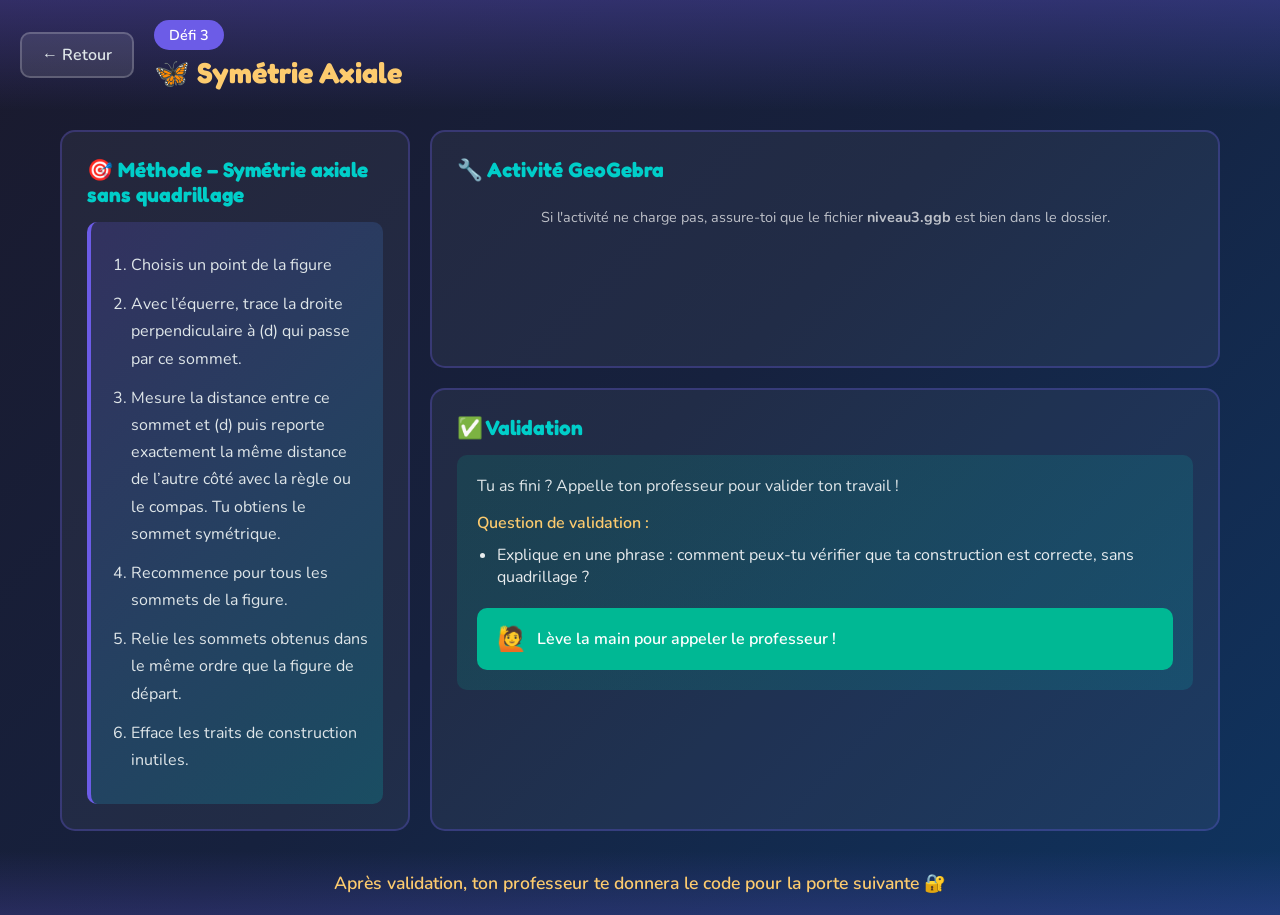
<file: defi3.html>
<!DOCTYPE html>
<html lang="fr">

<head>
    <meta charset="UTF-8">
    <meta name="viewport" content="width=device-width, initial-scale=1.0">
    <title>Défi 3 - Symétrie Axiale</title>
    <link href="https://fonts.googleapis.com/css2?family=Fredoka+One&family=Nunito:wght@400;600;700&display=swap"
        rel="stylesheet">
    <link rel="stylesheet" href="defi-style.css">
</head>

<body>
    <div class="challenge-page">
        <header class="challenge-header">
            <a href="index.html" class="back-btn">← Retour</a>
            <div class="challenge-info">
                <span class="challenge-number">Défi 3</span>
                <h1>🦋 Symétrie Axiale</h1>
            </div>
        </header>

        <main class="challenge-content">
            <section class="instructions-panel">
                <h2>🎯 Méthode – Symétrie axiale sans quadrillage</h2>
                <div class="mission-box">
                    <ol class="method-steps">
                        <li>Choisis un point de la figure</li>
                        <li>Avec l’équerre, trace la droite perpendiculaire à (d) qui passe par ce sommet.</li>
                        <li>Mesure la distance entre ce sommet et (d) puis reporte exactement la même distance de
                            l’autre côté avec la règle ou le compas. Tu obtiens le sommet symétrique.</li>
                        <li>Recommence pour tous les sommets de la figure.</li>
                        <li>Relie les sommets obtenus dans le même ordre que la figure de départ.</li>
                        <li>Efface les traits de construction inutiles.</li>
                    </ol>
                </div>
            </section>

            <section class="geogebra-panel">
                <h2>🔧 Activité GeoGebra</h2>
                <div class="geogebra-container">
                    <div id="ggb-element"></div>
                    <script src="https://www.geogebra.org/apps/deployggb.js"></script>
                    <script>
                        var params = {
                            "appName": "classic",
                            "width": 800,
                            "height": 500,
                            "showToolBar": true,
                            "showAlgebraInput": false,
                            "showMenuBar": false,
                            "ggbBase64": "UEsDBBQAAAAIAKtpJ1zqHgpqIQUAAMIlAAAXAAAAZ2VvZ2VicmFfZGVmYXVsdHMyZC54bWztWlFz4jYQfu79Co+e2oeAbXCATHw3uZvpNDO53E2T6fRV2MKoEZJrycHk13ctGduEOCQGDmjLA/La0lr7fSvtSvLlp2zGrEeSSCq4j5yOjSzCAxFSHvkoVZOzIfr08cNlRERExgm2JiKZYeUjL69ZtvM6bmdkjzojZOE49lHAsJQ0QFbMsMqb+GiOrEzSCy5u8YzIGAfkLpiSGb4RAVZayVSpWF50u/P5vLN8X0ckURdUym4mw24UqQ6UoGnGuPRRcXEBik3zovW8p9u5tu10//x6Y150RrlUmAcEgT0hmeCUKQmXhJEZ4cpSi5j4KBaUK2QxPCbMR99zyfp5khDyC7KKRgCTDTp+upRTMbfE+C8SwD2VpKRsp4VuXgcefxFMJFbio8EAWYBqXox95HoeoMXiKfaRbSozvCCJ9YhBQ3EHp0oEur2+O8FMFor1m76KkJgn/aI+p0APwGlJRYAIu+OgwjK4ADYWmtiaHm3wHX0q9Hj1u2rBittFdwIhklBamY9u8S2yFkX5ZEqoctkt4HwbsCGJCQ+h0gq6Tit0HWAlh9exwQsBX8c5RnwLPQfF9/x08N0NutDzPcD7jddBdduB6gKIOah5+f+kANI1/51E0Nc6tr3TwfaIkV31134rTM0UAP/HgqeGyCAn83/IPcQsZiT7sXAzyivobrRQQu22yxbqUMP/D5wU4G0vQZ3baEBTUxo8cCIhBQMXKBvlF7/REOKNpktAkkcVoOgMhkYD+ZuvUEWBKQp1toZ/kvIgt6WE9EuaPNY56PXtQ7BQ6Xynt++JgmYEJYlyqUTjbilXbtwuLfvPubFIFctfes0VLI8AJuicXLPmgZD4Hl70jd8nmMt8jfTcZWC1ktRnqYKJog+8mPXWH20xjhK8eM0DvFPwgH8N/zuYD/kjTkp26ky2y6gao38HXOMgdL4jJNTN3z75OT1H3sphztsNfdfuv4xZZ3B0DvMIRonK+D8KsUohTiKN2//s90LGDXGKSIr5DlYtbBHVxuz3pVyyMDAsbG9GM481tFaWk15PU+mBumfO7Njm5/RHtuOcw17AgbKb15FdWaTk0JobFbYmw9sntkcxRjbniO1Sr2b0A8Hz3fDl4sRIJe79k5hZDp9ZExoRbqZpmF5srWMBBWh+MlLmaGkBBUhPutBNwZKEZtaVqX1lql25puiZom8Kr0BsA5sxeEgtV34WLPot97CPYI45NMs7y5+PxV14OiNJbfjfLuXSWzwzAUD/09UdKcloCPTOKEB5BhjPMETVPO8eS8FSBUdocDLFqyM042JzGqppnnxB/yY0I+ESOWsqEvokuCqBsnIPvWL6rG0zy+5ryeWbJqcmN2522so9W8U9zCNWjborI1XAm117XWl9P/B1PqAjmo7zjjvsOUOvZw+cwcgbnr+RHmdY0WMebMlO0xgE1tbHIE6CalsUUtsGAoGuXVK4jCS2M+h7PXfkes5o1IeLet+3WuX9Wt6o1i7twqs71AjkBQDQgwlix5t/mvu1qnvb4WMiSGW1R22kEiRwxlZZ8dYo7Tw+4TSjjOJksa5/b9gqklXJwL0Wah8LHGF612wKgB1VXbs2Uu1s3hgzoYAihy85YJdAv4Tyzzh4iBKR8sKn6+n0Tkwvoszx7BiMhWAEVr1LYz4v5dqp8Fpkb4KliND7nZI2QgNfygQPY5GtBKYNJ1+ycv0bLdQObl9w/bcY2hR8zg7kA2022955+PhiDlKHvVv7Zqm7/D7q44d/[base64]/HmZd6eTSLiqSICs5E15W8aoS1suKsa4QbVUrec7a38kTp96IF24kKPlYbaMVbXQnnjWyc6+xJHPd9H134i7RZx2jSxntbx+u1ixDRUtsoW/LQOEHDpB60+7nXmyVJGv//7i05eimVdUJVwHE/NazEtnEWm9BAC8oxN3SAK9dKVnN00YgzaEr+r3K4SajGJbJqa3bAWVAu+TzNE7T212mltakt0/uSIy16IDgn6JFX5IpkO5LtSNbTYE+DvR+MR4N2o3umzz6h45I7s0WvYUG+4+eg+I1utGGm5DP0gAFLE8QzxGKGkWi6jUCLUZrQL82KJE0X6Yz0GzGAYTuBRoNXsXW68ib96Eo0Nvjyzt/pGkiShflKYjKMzFgHGHZ0TiziZjDyg0+iqRWp4KMbGmBuI6vPCiwGMZ8ojY1/ZF3DmIukA18UqdjxWfJOGEwgZzC7SC7XoHbIkzaW7RO/iAEBrZ1Tb5/63oCAvXMPXhXXbuSeLWn2kqYtZwRzgowgDxydxiFdbiSO2Es7//syTMvQneRKMve58tDQontkEZ8YV3xeRPV3xRDT5WmjyEIbcK/fvv6aZP8CVsI4sFKoyWv6ZhT8yPfiOfB9eLZ/Th/aVzBh7YPvX2MNa+ajWCuw9OPCZykiEufxsgDlhyJvJcYPUzDx07p2G2OBqPvm59aCIUko7VSoqU6H2n1nSeh0M2ygNlpdMT4ZuiJ9Hkh/zJv10ECl+dxHKqcvxSTDoyzwmReLJFtkB4vaw1L+QXwuTbWRLdQgrhOKufBUhM5S+vZmR57QEZ4zox8GrMYSa8SUzSdMz1BIjm8U4GdJppG2vU5l+oSJuaCaTIlZYO/ZcKnAXe7u/dieFsv8T7G8m8EvW1H741XY4H8X/SmTlIyHrHiLrBh/R4s0P04zvJYciJZDHDpl2zWyku5eFweEmxeHcZDuBwPBOcIjbxNsuSA4IjgmKO48VtitWeH1+bZjcBBdD3L2uCCj3q0H4ejovrl+Zfg3HoWnSr88CseTO3988f/CqxffAVBLAwQUAAAACACraSdc1je9uRkAAAAXAAAAFgAAAGdlb2dlYnJhX2phdmFzY3JpcHQuanNLK81LLsnMz1NIT0/yz/PMyyzR0FSorgUAUEsDBBQAAAAIAKtpJ1y0BSY2NAkAABAkAAAMAAAAZ2VvZ2VicmEueG1s7Vpbb9s4Fn6e/gpCz40sXkRJhdOB0+kN6MwUk9nFYt9kiba1kSWvJCd20R8/3yFl+ZI2TdpigLbTRqFIHpLnfOfCQyrjnzfLkl2bpi3q6tzjfuAxU2V1XlTzc2/dzc5i7+enj8ZzU8/NtEnZrG6WaXfuhUQ5jAt94SdB4iceS1ercy8r07YtMo+tyrSjIefejceK/NzTaZzzzEzPTDRLz5TJ9VnClT7LVBRLYfQszYzHNm3xpKp/S5emXaHhMluYZfqmztLOLrfoulX7ZDS6ubnxd5z5dTMfYfF2tGnz0Xw+9VFipmVZtede//IEE7vh/egbaceJIOCj//z6xi10VlRtl1ZghCRfF08f/TS+Kaq8vmE3Rd4tgFMoYo8tTDFfAItICm9ERCvgsTJZV1ybFkMPqlb2brnCjCBLK+p3L6wcxPJYXlwXuWmwgMfqpjBV13dxWmA8GkZeF+ZmeLGTh1x4rKvrcppifMDeM87CAA/jCXvMdIQWwXjIFFpitERMUlvIFZOMSLhkSqFU1Mw1eqgbv8MwYJyjh4mACcEEZ0KiGoYsBFlEYwVodWLnC/AQNTjCI6lNSjy2TSo8gt4wUeimAR+h1PYttL9jGoNVQqz3ntkutKkEy1FDGHEmwQnqUcAwL6YHx1YaFTD64UzRIiJiImZ2Vjt/AIyui7aYlubcm6VlC1srqlkDQxvqbbctjQWxb9griD/[base64]/6Y3F5fhB8U+AtR/iDGWMn+2OdkQYTKByx4ivGwnhZ4vc96+sj3vo6witC+z+KcDOFvXVEFSfR1ANZQ1KkNRbRmeLpmRLZ3O7y5EtHAll9H7cmdZjYeDdtizw9rF0TZu3JnlkgF+q2RtsWjHfE9cxvhbu/[base64]/DWR7M0FgPxelduLxqRXq7qouqHPQmITt7FZZ2WRF2n1b5jGzmx/Wy+npoFB4rXuk6ufxoTChxM8HcU7Husmv9y2sCS2+a9pMDjWyhdRJHUsozCSHO63dT08jvwYXYInlNzyEDxnKTmAkD42bskT5MxYSaFn+5GuoF/ZXF+aroMKW5ZuzB6FeUMueFB53V7U5b7JAvMsXXXrxqb02DIaEmpSzUtjzcFaKfLe7Gpaby6tJQgYMc3153ZFsd1xMJ1bjTD4pwjBMSazJTYdKi0NsbanAoJEhAI0skeZ5h1IOMU10PAIJwcQ8bi3QRir466XFiw6Sfvgk26K1gYfjD/yDGvplEqvq6J7s6t0RXa1F5YGOBPAzNYaj+fsSb58zvHoxPzGvWvvjHFZ54fuOB4d9Y+vTFOZsncOKH9dr1tHfuA3cJW3abeYVPkfZo6o8zalqNqBEUe6FzA3WbHEQNfen1lSMoR/QTDXmpt5Y3aAOGaOggZrV/C3vF0YA8foteHcYk/WR+Md+2NkJqWx+8WyQFSEzpbpxumuMwh4jr7NmmJFJs6mCP1XZm/EedHSDEMDUVMsgGiIcXUFXXSkhwrxLl0zcJmuu0UNA8PYtEMPneRMaZY4UbHOWrV1jEG3z+zBjJTI6un/EDlPlb9HEf2D/UbwdpgvFb0bsLRcLdIBmTLdUqAZQOlD8a+D3nf2XEEzVpQeER825RjFC07RW+u9B2q3/JO7unl6B3StJ5roFdQyYH6GIz4ccmvP7B57Nxwte3Q+gdMvPwxOwqfcGDgBMYW3DyGV1ctlWuWssmnMG8QsC4/b4VNsms8gJ/bLX3pE1t2uY+am6ie4BTqFvwHS2W3M+wSp798Le4i5i6z4DcTx+/Pw3sfhboF4h9sHhDdoz7FJiR9eXhV5bly2U+O6puiAGt9tmeb/lZvApnfnXrFclQVoTgHXvh7wJgslvIUfB3EcDP9syPq4At5aUz3WgAX6CPrJ3dAf2/vkE9h/2Ny5cPujLb8Vg+d+GCcikUpJKWQcUVIC1v0gTCTuWZIEtydRhEU/[base64]/ieMd7iMjnONCpJXkhgFghVeGCq4YKxz5+s3qISC++EFADPwQ9/iKJ2GkYx1EoUs9gSHu8HWIDUfHgVYxnPFesWxO7SeB7LkLZC9uBbL53YGs7WfbYT7/rsLYcZr11cIYvos1hxrPzSxdl/0qpjo8BB51HZoEdjSJiIU7EdyMcJm47Y37SSgSEcswRmiSoUs0Aj+JhJYBvgRpxDiFW8mvkHm8fEjm8fLHyTyEryMhoxj3vDzRuNFCikHuqnxt6xqf9HCnHX8kCbwLxVc/SMRDaBORUMiUExmpJInl7lijfB5JgjcEriKhDxOfG/JeupD36pZhLx4W8hb/hLy/I+TBJpQKE0oYRKyTBDufswlkaAmdqxIEN6Vh5DCIxI8RCOkQJhHvos/M7l84C3l+y0Lyh2b3+XdlI99Sdo8kKQlVgk+dyOzxCU0jSTpI72FUQkmBf1wrjfM5dSO9J2PDX9QECOWwpFC6LwiHNgTt7+9O7aeS/m9onj76C1BLAwQUAAAAAACraSdcWZr9fUBIAABASAAAFgAAAGdlb2dlYnJhX3RodW1ibmFpbC5wbmeJUE5HDQoaCgAAAA1JSERSAAADmgAAAZkIBgAAAOj+TgwAABAASURBVHgB7N0JlFxVnT/wHyEkTXYSEkhSgWERZFgcN/CvgIjgOCLggg4oyoDiwg6CIKBsyjYyo4CgAjIuqCCDCIMyMjqDgICAHNwGI4MiSaAJJIEOpIEA/74FTbqT9P6q6i0fD6+rq+q9e3/3c/uc+D331a1RL/gfAQIECBAgUDmBn/3sZy/svvvuL/z5z3+u3NgNmAABAgQaLzAq/C+HAkoiQIAAAQKNFViwYEG9g1qtVn/0gwABAgQIZCkgaGapqa1yCxgdAQIESiQwf/[base64]/AMa9koCnBAg0UkDQbKSutgkQIECAQI4E0mpmKsd3aCYFBwECuRRQVGkEBM3STKWBECBAgACB/gW6g6ZbZ/t38i4BAgQI9BYYzjNBczhqriFAgAABAgUUSLfOjh8/[base64]/Xdg9AQIEOhfINt3Bc1sPbVGgAABAgRyJ2AjoNxNiYIIECBQegFBM6Mp1gwBAgQIEMirQLptNtVmRTMpOAgQIECgGQKCZjOU9dEqAf0SIECAQJdACpqjRo2K2bNndz3zHwECBAgQaLyAoNl4Yz0QINBLwBMCBJotkIKm1cxmq+uPAAEC1RYQNKs9/[base64]/ZAnhdEiBAoOICguaQ/[base64]/ByogQIAAAQKZC6TbZlOjgmZScBAgQIBAswUEzdWIe4kAAQIECBRdIAXNddZZJyZMmFD0oaifAAECBAooIGgWcNIqWrJhEyBAgMAQBFLQ9P2ZQwBzKgECBAhkKiBoZsqpMQJVEzBeAgTyKpA+o+m22bzOjroIECBQfgFBs/xzbIQECFRNwHgrL5BWMzs6OkLQrPyfAgACBAi0TEDQbBm9jgkQIECgSgLNHGsKmqk/[base64]/Aj5wLKI0Cg3AKCZrnn1+gIECBAoEICaSOgNFxBMyk4CBAYhoBLCGQmIGhmRqkhAgQIECDQWoH0+cxRo0bFrFmzWluI3gkQIEAgQ4FiNiVoFnPeVE2AAAECBFYRSEHTauYqLF4gQIAAgRYIlD5otsBUlwQIECBAoCUCPYPm449HnHtuxAMPtKQUnRIgQIBAxQUEzYr/[base64]/Iq1y5rFuNREgQIBAOQUEzXLOq1ERIECAQMUEUtCcPXt2PPjgqPrtsscfH3HqqS8e6bOac+eWHsQACRAgQCBHAoJmjiZDKQQIECBAYLgCCxYsqG8ElAJlrRbR1raipTe9KeKuu6xqrhDxW/ME9ESAQFUFBM2qzrxxEyBAgEBpBDo7OyOtaNa6Euauu0ako+fgNtwwYv/9e4fPnu/7nQCBigkYLoEmCAiaTUDWBQECBAgQaKTAgw8+GM8991x9RbOR/WibAAECBBonULaWBc2yzajxECBAgEDlBNJqZhp02nE2PToIECBAgECrBUoSNFvNqH8CBAgQINB8gY6Ojvj3f/9hXHDB92LBgidiyZIlzS9CjwQIECBAYDUCguZqULyUkYBmCBAgQKBhAk888UQcddRZceWVz8aMGUfH1lt/Ps488+r42c9+1rA+NUyAAAECBAYrIGgOVsp5BEoiYBgECJRD4Cc/+WksXfp38YpXvD+mTn1FzJmzfWywwcHxta9dE08//XQ5BmkUBAgQIFBYAUGzsFOncAIESiRgKASGLHDnnffF9Omv63XdhAkzu0Lm5Pjd737X63VPCBAgQIBAswUEzWaL648AAQIECiKQ7zKnTZsUy5Y9ukqRDz74v/GZz3wmjjnmmPjmN78Zt912WyxevHiV87xAgAABAgQaKSBoNlJX2wQIECBAoEECO+/8unj88eujs3NFiLzvvp/EDjv8bRx66KExc+bMuP322+P000+P/fbbL4499ti45JJLir/a2SBPzRIgQIBAtgKCZraeWiNAgAABAk0R2HbbbbsC5Kvjl7/8WNx449Hx298eF5tuem+cfPIRsfvuu8dRRx0VF1xwQf1Iv2+66abxhz/8IY4//vg48cQT4/rrr4+lS5c2pVadlF/ACAkQILCygKC5sojnBAgQIECgIAK77bZb7Lbba2LKlD/Fl798UJx66pGxzjrr9Kq+VqvFTjvtFAceeGCcc845ccIJJ8TkyZPrAfSQQw6Jiy++OO69995e13hCgEApBAyCQEsFBM2W8uucAAECBAiMTOCxxx6LrbfeOjbYYINBNbTddtvVP7953nnnxS677BJ33HFHfPrTn46TTz45/uu//is6OzsH1Y6TCBAgQGA4AtW5RtCszlwbKQECBAiUUGD+/PkxZ86cIY9sww03jH333TdS4DzssMPihRdeiHPPPTfSKudVV1015PZcQIAAAQIEegoUKmj2LNzvBAgQIECg6gLz5s2LJ598clhBs9tuzJgx9ZXNU045Jc4444zYZptt4t/+7d/iuOOOq692dp/[base64]/WzcfffdmfelQQIECBAon4CgWb45NSICBAgQGIJAkU9NQTN9fUkjx5A2DTrqqKPqO9MuXbo0TjrppPjWt77VyC61TYAAAQIlEBA0SzCJhkCAAAEC1RRYsGDBiDYCGora9ttvX1/d3GeffeLKK6+sfyfnUK4f4rlOJ0CAAIGCCwiaBZ9A5RMgQIBANQXa29tjyZIlTQuaSTntUJuC5sc+9rG48cYb65/dXLZsWXrLUQkBgyRAgMDgBQTNwVs5kwABAgQI5EYgfbVJKiarHWdTW4M93vnOd0a6nXbu3Ln1793srmWw1zuPAIEMBTRFIKcCgmZOJ0ZZBAgQIECgP4H0+cz0fiuCZup3p512qt9Ku3z58jjooIPinnvuSS87CBAgQCAiIESMgkCAAAECBAgUTyAFzba2tpg+fXrLin/FK17DqsovAAAQAElEQVQR3/jGN2KDDTaItCPtz3/+85bVomMCBAgQyJfAqHyVk6pxECBAgAABAgMJNHMjoP5qWXPNNeP888+PV73qVfGlL32pvlFQf+d7jwABAgSqISBoVmOeRz5KLRAgQIBArgTSimarbptdHcRpp50W7373u+tffXLbbbeF/xEgQIBAtQUEzWrPv9EXXED5BAhUU2DRokXx6KOPRqO/Q3Oouvvvv3/svPPOcfrpp0faFXeo1zufAAECBMojIGiWZy6NhACBfAiogkDDBR588MF6H3la0awX1PXjiCOOiI033jgOO+ywSBsFdb3kPwIECBCooICgWcFJN2QCBAhUT6BcI063zaYRDRQ0b701Yo89eh/HHRexbFm6unHHmWeeGc8880ycccYZjetEywQIECCQawFBM9fTozgCBAgQILCqQNoIKG3CM2vWrFXfXOmVD34w4pprVhxdGTDWXnulkzJ+mnbDPfvss+OOO+6I7373u3237h0CBAgQKK2AoFnaqTUwAgQIECirQFrRHGg1s9VjT199km6j/f73vx8//elPW12O/ocg4FQCBAhkISBoZqGoDQIECBAg0ESBoQTNyy7rfevs5Zc3ptC5cyP23rt3X7/+9c7x3ve+t/71J3fddVdjOtYqgWoIGCWBwgkImoWbMgUTIECAQJUFOjo64uGHH47BrmiufOvsP/5j4/R23HHFLbrpdt2jj47Yb7/9Ytttt40LL7wwHnjggcZ1rmUCBAg0XUCH/QkImv3peI8AAQIECORMIM87zvZF9ZGPfCReeOGFSLfR9nWO1wkQIECgXAItC5rlYjQaAgQIECDQHIF022zqabArmivfOvvRj0Y89lhqIfvjF79Ycetsz35mzpwZe+21V9xyyy1xww03ZN+xFgkQIEAgdwKCZu6mpKUF6ZwAAQIEci7QHTRrtdqAlf6//9f7VtZ0O+vFF0dMmzbgpcM6oeetsyv38w//8A/x+te/Pn7wgx/EokWLhtW+iwgQIECgOAKCZnHmSqWVFTBwAgQIrBBIQXP27NkxalTx/glPq5rt7e1xxRVXrBiQ3wgQIECglALF+1eqlNNgUAQIFE5AwQRaJJCC5upum/3tb38bX/zixXH44WfFt799RTz66KMtqrDvbrfYYov6LbQ//vGP44477uj7RO8QIECAQOEFBM3CT6EBECBAgEC3QNkfOzs7Y8GCBavsOPuLX/wijjrqu3H11a+M3//+/fGVr4yNj3/8zEirh80y2WyziIMOGri3tKq50UYb1W+hfe655wa+wBkECBAgUEgBQbOQ06ZoAgQIEKiiQNpx9vnnn18laJ5//n90cXwipk7dPsaN2yhmzNgz5s/fOa666qddr7f8v14FrL322vVVzXvvvbceNnu96QkBAgQIlEZA0CzNVBoIAQIECJRdYN68efUh9rx1Nn035eLFY2PttTesv9f9Y/Lk18X3vnd9PcylFc8//vGPsWTJku63R/z49NNP19tIq6z1X4bwY4cddoi3vOUt9drmzp07hCudmp2AlggQINBYAUGzsb5aJ0CAAAECmQmkz2emxnoGzYkTJ8YLL6waIJ955pHo6Hgsvv3tb8cXv/jFOOaYY+LDH/5wfTXx4IMPjlNPPTW+9rWvxdVXXx233npr3H///fHUU0+l5gc8rrrq6nj3u4+OTTZ5c7znPUfHFVdcNeA1K5+QbqFta2urh82V3/OcQGUFDJxAiQQEzRJNpqEQIECAQLkFUtBcb731YsyYMS8PdOrUqbHrrlvHwoUrwt6zzz4ea655XZx33oldIfCKrsfz4sQTT4wDDzww/v7v/z7S91ouXLgwfvazn8U3vvGNOOOMM+KII46IvffeOz7wgQ/EkUceGWeeeWZceumlkTbuueuuuyKtpj777LPxk5/8JL7ylQe6wu1pseWWN3Y9fiG++tX5cd11171c02B+SWH5bW97W9x+++2RbqMdzDXOIUCAQCsE9Dk8AUFzeG6uIkCAAAECTRdIGwHVVvP9mYcd9qF4xzse7gqbn4z/+7+julYmj4xDD90itt9++0irhhtuuGFsu+22sfvuu9fDZgqd5513Xj2E9lzx3G+//eJNb3pTpFXSP//5z3HNNdd0hcivximnnBIHHXRQvPe9742jjz6vK8TuFWutNaU+/rXWmhyjR+8V3/nOzfXnQ/mRbqFN5990003pwUGAAAECJRJocNAskZShECBAgACBFgosX7480opmWglcuYy0wc5nP3tQnHDCbjFjxt1dK5hHxJ577rHyaat9Pnny5Nhss80ihb4UJA/ucVvtVVddFT1XPPfZZ58YNWpMV3id3auttraZ8cgji2Pp0qW9Xh/oycYbbxxvfOMbI32G9PHHHx/odO8TIECAQIEERhWoVqVmJaAdAgQIECicQLp19Zlnnlllx9meA0khNK1GjhqVzT/va6yxRqy77rqx5ZZbxs477xwpaO688/+LJ574Tc9uo6Pjd/HKV24QEyZM6PX6YJ7suOOOkUJmCpuDOd85BAgQIFAMgWz+JSrGWFVJINcCiiNAgEB/AumrTdL7KUymx9Udr3rVq2LcuHFx4403ru7tTF7bb79dY621vhmLF98WnZ0Luh5vj9Gj/y323/9tw2o/rWimlU23zw6Lz0UECBDIrYCgmdupURgBAjkQUAKB3Aik22ZTMf0FzfT+O97xjnrQ7P76kfRalsdrXvOaOOqoXbpWIT8Tu+22OHbZ5c4455wPx+te97phd5Nu200bAt15553DbsOFBAgQIJAvAUEzX/OhGgIECBAYUKCaJ6SNgNIOs+PHj+8XIK0QdnZ2xs03D31znn4b7vFm2n12440nx777rh8nnXRwbLPNNj3eHfqv6fbZ9DlTt88O3c4VBAgQyKuAoJnXmVEXAQIECBDoIZBWNAdazUynb7rpppFuob3lllvS08yPP/zhD3HZZZfFdtttF9OmTVvR/gh+mz59eqSwmW6fTZ9FHUFTLiVAgACBnAgImjmZCGUQIECAAIH+BAYbNFMb6fsp022oZ511Vnqa2ZG+e/P888+P9F2eH//4xzNrNzWUbp997rnnIoXN9NyRjYBWCBAg0CoBQbNV8volQIAAAQKDFEirfE899VS/O872bCqFtkMPPTTSqmaWYfPcc8+NdAvvJz7xiUi38fbsc6S/p9tv03eE/vGPfxxpU64nkHcB9RGohICgWYlpNkgCBAgQKLJA946zKYgNdhy77rprHHjggS+HzfQVIoO9duXz7rrrrjjuuOPinnvuiRRg//Zv/3blUzJ5nr7Pc+7cuZFWNjNpUCMECBAYtIATsxYQNLMW1R4BAgQIEMhYIK0ipiYH8xnNdF73sfvuu8eHPvShetg85phj4j/+4z+63xrU4+LFi+PrX/96nHLKKZFWVVNwfetb3zqoa4dzUgqaS5cujf/93/8dzuWuIUCAAIEcCWQSNHM0HqUQIECAAIHSCaTPZ06cODGmTJky5LG9733vi+OPPz7WX3/9emg89thj68Gzr4bSjrJpw5+rr766voqZwmm6Fff000+PFFz7ui6L17fYYot6M4JmncEPAgQIFFpA0Cz09PVbvDcJECBAoCQCKWgOdTWz59Df8IY3xKmnnhqf+tSn6i+nz23uu+++cfjhh9dfv+CCC+Ib3/hGPVjuvffe9cf0PN3Cmm6VTauhG2ywQf3aRv7YaKONYt111410+2wj+9E2AQIECDReQNBsvLEeCPQQ8CsBAgSGLpBunR1J0Ozu8c1vfnOkkHnIIYdEWqVMu8emz27ecccdkVYw02pm2rE2vf/P//zPkXaYTZ/17L6+GY/[base64]/[base64]/QkImr7ipL+/D+8RIEAgzwKCZp5nR20ECBAgUFmBdNtoe3t71Gq15hu0uEcrmi2eAN0TIEAgAwFBMwNETRAgQIAAgawFqrrjbHJctmxZeohx48bVH/14UcBPAgQIFElA0CzSbKmVAAECBCojUOWgmb4/NE30Ouuskx4cBPIsoDYCBPoQEDT7gPEyAQIECBBopUDacTb1X7WvNklj7g6aU6dOTU8dBAgQGKKA0/MgIGjmYRbUQIAAAQIEVhJIGwGlz2euscYaK71T/[base64]/77Rzz6aKquMcejXY2n8QuajfHVKgECBJopIGg2U3ugvrxPgAAB3IPjQwAAEABJREFUApUXSBsBTZs2LcaNG9dyi1TCF78Ycc01Lx6XXhqx7rqNK2vuSx8I3WSTTRrXiZYJECBAoCkCgmZTmHVSZAG1EyBAoJkCaSOgWq3WzC5z09ef/vSnei2CZp3BDwIECBRaQNAs9PQpnkBlBQycQGkFUtDsvm32hhsiPve5FUd6XtqBdw0srWim22YnTJjQ9cx/BAgQIFBkAUGzyLOndgIECORKQDEjFUifT1y2bFl9x9kUKhcujDj11BeP44+PuP/+iN/8ZqS9DP76gw6K2GyzFedPmxZx5pkR6XHFq9n8tnTp0vjjH/8YVjOz8dQKAQIEWi0gaLZ6BvRPgAABAgReEujecXbatI3roXK33V56o+uhrS3i4x+P2GabridD+a8g56bdZp955hlBsyDzpUwCBAgMJCBoDiTkfQIECBAg0CSBdNts6mrChFqMGRMxdmx6FpFWN7tvoU2/v/hq9j+ffvrpSCuq2bc8cIu/+MUvoq0rTW+99dYDn1yCMwyBAAECZRcQNMs+w8ZHgAABAoURSEFz0qRJMXv2+Oha3Iuu3FevfdddX7x9dq+96k8z/7F48eI4++yLYs89j6ofp512QTz00EOZ99NXg+mW4Ztuuim23377mDFjRl+neZ1AowW0T4BAhgKCZoaYmiJAgAABAiMRSEEzbQQ0eXLExhtHXHdd79Z+97vez7N6dvzxF8S///usWGutL3etKl4QP/7xZnHMMed3hd1nsuqi33ZSyHzuuefqQbPfE71JgEAFBQy5qAKCZlFnTt0ECBAgUDqB7qCZBpZWMadPX7HjbLp1Nj1Pr6f3szruvPPOmDt3fKy33m6xxhqjI2KNmD59l5g3b6O49dZbo9H/SwEzBc1XvvKV8ZrXvKbR3WmfAAECBLIQGEQbguYgkJxCgAABAgQaLdDe3h4dHR3R8zs0U6js3nU2PabnWdTR2dkZv//97+Paa6+NX/7yl/Hgg4+s0uzChUvi9a9/8yqvZ/1CCpnp1tl022zWbWuPAAECBFonIGg2316PBAgQIEBgFYHuHWfTrbOrvDmCFxYuXBi/+tWv4vLLL4/Pf/7zceCBB8b73//++MxnPhMXXXRRXHfddTF+/Bqr9DBjxoT49a9vXuX1rF9ImwCl780UNLOW1R4BAgRaKyBottZf77kRUAgBAgRaK5BW9VIFww2azz//fPzlL3+Jn//853HJJZfEiSeeGB/84AfjIx/5SD1gXnbZZfX3N9poo9hnn33ihBNOiIsvvjj+8z//M3baaXIsXHhVLF/eEc8991S0t18Xm2zSHm984xtTSQ070leapFt3U8icOnVqw/rRMAECBAg0X0DQbL65HgkQGKyA8whUQCAFzK9+9Ztx4YVXdgW8znoYHGjYPW99Pffcc+OII46IvfbaKw477LD40pe+VF+lXLp0aWy77bb1FczTTz+9vqKZguXxxx9fD5rbbbfdyzu8fuELh8SHP/xktLWdHGutdULsvXd7nH32oTFqVGP/b0K6bTaNNQXN9OggQIAAgfIINPZfkPI4GQkBAgQIvCTgITuBdLvs4YefGTffPDO22upfYpttzoizzrq2virZ3csjjzxSv/X1+9//fpxxxhn14Njz1tfbbrstxo8fH7vttls9cH75y1+OH/zgB/XAefjhh8fuu+/e1fZWsfbaa3c3ucrjuHHj4pOf/FBcddU5cfXV/xpHHnlANHqFMd3Sm26b3WqrrbrGvc0qNXmBAAECBIotIGgWe/5UT4AAAQIFFvjRj26IcePeFRtv/LausDgjZs58bcyefWCcdtpF9VtbP/CBD8RHP/rR+q2v3/3ud+P+++/vOnfjSK+nW2PTLbLp9S984Qv1W2R33nnnSLfGrrnmmrlXSWH48ccfj1Rz7otVIAECBAgMWUDQHDKZCwgQIECAQDYCv/nN/bH++q/u1dikSbV48sm1Iu1C+4Y3vKG+gplWMq+44or65j1pE5+99967flvs9PR9J72uLsaT22+/Pa6//vrYYYcdYpdddilG0cOq0kUECBCoroCgWd25N3ICBAgQaLHA+utPiyeemN+rihdeeL4rfI6Pc845p/6Zy3Tr65ZbbhltbW29zivqk+XLl9dv7U07zaZbgIs6DnUXWEDpBAg0RUDQbAqzTggQIECAwKoCb3/7drF48bVdK5iPvPzmffddHun1yZMnv/xamX5Jt8zOnTu3/hUrG264YZmGZiwECIxAwKXlExA0yzenRkSAAAECBRFIXx9ywAGvjV/96pC44YaPxT33HBJvetOy+OQn9yvICIZWZgqYKWi++tWvjne9611Du9jZBAgQINBsgRH1J2iOiM/FBAgQIEBgZAJvf/vb481v3iw23/yZuPTSU+OQQw6INdZYY2SN5vTqFDLTrbNumc3pBCmLAAECGQoImhli9mrKEwIECBAgMEiBhx9+uP4VJI3+SpFBltOQ09LmP2kToBQy02dOG9KJRgkQIEAgNwKCZm6mQiHNENAHAQIE8ibQ0dER6bsy58yZk7fSMqtn/vz59Q2AXvGKV9Q/m5lZwxoiQIAAgdwKCJq5nRqFEaiMgIESqLTAgw8+WB9/mYPm+eefHwsXLqyHzDFjxtTH6wcBAgQIlFtA0Cz3/BodAQIEhingsmYJlD1onn322fH73/8+PvKRj8R2223XLFb9ECBAgECLBQTNFk+A7gkQIECg2gLpttIkMKgVzXRigY6LLroobr755thzzz3rR4FKVyoBAgQIjFBA0BwhoMsJECBAgMBIBFLQLGPI/NGPfhTXXnttvPGNb6yvZo7EKO/Xqo8AAQIEVhUQNFc18QoBAgQIEGiaQAqatVqtaf01o6N77703Lrnkkkib/xx33HHN6FIfBFYW8JwAgRYLCJotngDdEyBAgEB1BTo7O2PBggVRthXNFC6nTJkS55xzTnUn18gJEFiNgJeqJCBoVmm2jZUAAQIEciVQxo2ADjjggHj++ecj7TSbK2zFECBAgMDqBRr0qqDZIFjNEiBAgACBgQTKFjQPP/zwePTRR+PLX/5yTJo0aaDhe58AAQIESiwgaI5scl1NgAABAgSGLTBv3rz6tUW/dTbd/vuud70r/[base64]//9V/jW9/6Vuy3335x5JFHtg5SzwQIECCQSwFBM5fToigCBAgQKLtA+nxmCptjx74+Pve5ePn4/OcjHnggv6P/wx/+ECeddFL893//d6TNf9773vfmt1iVESBAgEDLBATNltHrmAABAgSqLNC94+zUqVNjhx0iTj31xWOPPSJuuSWfMj/84Q/rIXPx4sX1x7e+9a35LLQhVWmUAAECBIYiIGgORcu5BAgQIEAgI4HuoDlt2rRVWtxqq1VeaukLd999d5xwwglx6aWXxuabbx4nnnhivPa1r21pTTonUBfwgwCB3AoImrmdGoURIECAQJkF0kZAKWSOGTMmbrppxa2zV14Z0d6ej5GnlcuLLrqovnqZvrpk//33j89//vOxySab5KNAVRAgkEsBRRFIAoJmUnAQIECAAIEmC6TvnuzecbbnrbOf+lTE/fdHPP54kwtaqbsbbrghjjvuuLj22mtjxx13jDPOOCPe/e53r3SWpwQIECBQEIGmlyloNp1chwQIECBAICKtaHYHzZU9Jk6MaNU3hfzpT3+qh8rzzjsvRo0aFUcccUQcffTRseGGG65cpucECBAgQKBPAUGzT5oeb/iVAAECBAhkKJB2nO3s7IzuoNnz1tmufBdvelNEW1uGHQ6iqVTT9773vfoq5q233hq77757nHnmmbHzzjsP4mqnECBAgACB3gKCZm8PzwokoFQCBAgUVaB7I6AUNLfZ5sXdZrt3nT3xxOhaPWzeyO688874l3/5lzj00EMjBc3NNtssTj755DjwwANj8uTJzStETwQIECBQKgFBs1TTaTAEWi6gAAIEBiGQVg/TaSlopsdmH48//nj9s5ef/vSn49SuhPs///M/sd1220V6nj6L+ZrXvKbZJemPAAECBEomIGiWbEINhwABAqsKeCVPAnfccUf85Cc/jaeffjrGjRvX1NLuvffeSLvIHnLIIfXHJ554It7//vfHueeeW79ldvvtt29qPTojQIAAgfIKCJrlnVsjI0CAAIEcCSxbtqxrxfCsOOecW6Kz890xevRb4+CDT4mHHnqoYVU++eSTkYLtZZddVv+KkrRimXaR3XzzzeOoo46K888/P/bdd9/4m7/5m4bVoGECBAgQqKaAoFnNeTdqAgQIEGiywOWX/zD++tdNYrPNjohNN31HvPa1n45ly94Sl1xyZWaVpGB52223dbV5SRx77LH1EHnaaafF5ZdfHo899li85z3vqX8e88QTT4yddtopRo8enVnfZWnIOAgQIEAgGwFBMxtHrRAgQIAAgX4FbrzxNzFnzs69zvmbv9k5rr/+5vrnJe++++544IEHoqOjo9c5PZ+knWofeeSRuO++++LXv/51pM9WXnPNNXHxxRfH4YcfHvvss0+cfvrp8aMf/ah+a+7b3va2SF9PcuGFF9ZXL//pn/6pK+Ru2rNJvxMogoAaCRAooICgWcBJUzIBAgQIlEdg0aLFkYLgSSedVN/59YMf/GB95fGjH/1opFtdU1A84IADYq+99qp/njK9nm57Pfnkk+urkylkprDZ1tZWv+6EE06I73znO/GlL30pPvnJT9a/nmT27NnlATMSAgRyIqAMAv0LCJr9+3iXAAECBAhkIrDjjtvEvHn/3autv/zl510B8u3x9a9/vb4Secwxx0QKknvuuWdstdVWsfbaa8f06dPj7/7u7+Kd73xnpBXJww47LFKYPOuss+oBNYXKFDTT8/R+2j120qRJvfrxhAABAgQqIpCjYQqaOZoMpRAgQIBAeQX+8R/fFXPm3Bd33nla3HffT+JPf/patLX9PD7xib2jVqvVg+UOO+wQe+yxR+y33371W15POeWUeqhM4TKFyPQZy1122aX+VSRbbLFFpJVKobK8fzNGRoAAgSILCJorZs9vBAgQIECgYQLpq0zOPvvYmDHj/+Kppy6Kgw/eMr7ylZNi1qxZDetTwwQIECBAoFUCgmar5PU7SAGnESBAoFwCzz//[base64]/fr4Kq1w1BkyAAAECjRYQNBstrH0CBAgQIPCSwPz5830+8yULDwRWEfACAQKlEhA0SzWdBkOAAAECeRZYsGCBoJnnCVIbAQKrCHiBwHAFBM3hyrmOAAECBAgMQaCjoyMWLlwoaA7BzKkECBAgsFqBQrwoaBZimhRJgAABAkUXsBFQ0WdQ/[base64]//[base64]/QbJSwdgkQGIqAcwk0U0DQbKa2vggQIECgUgI2AqrUdBssAQIEhiNQ2msEzdJOrYERIECAQKsF0opmqmHOnDnpwUGAAAECBCojUOygWZlpMlACBAgQKKJAWtGcPHlyTJo0qYjlq5kAAQIECAxbQNAcNp0L+xLwOgECBAi8KGAjoBcd/[base64]/3I6zjWXWOgECBAjkWKAIQTPHfEojQIAAAQKrCnRvBGTH2VVtvEKAAAEC1RAQNKsxzw0YpSYJECBAoC8BQbMvGa8TIECAQFUEBM2qzLRxVkPAKAkQyIVACppjxoyJ9dZbLxf1KIIAAQIECDRbQNBstrj+CBConIABV0/ARkDVm3MjJkCAAIHeAoJmbw/[base64]/nM0eK6HoCBAgQKLxAfoJm4SkNgAABAgQIRCxYsEDQ9IdAgAABApUXEDQr/[base64]/f76NgJpkrZvMBTRIgACBTAUEzUw5NUaAAAECVRVYvnx5CJpVnX3jJtAoAe0SKK6AoFncuVM5AQIECORIIN02+8ILL1jRzNGcKIUAAQINEdDooAQEzUExOYkAAQIECPQvYCOg/n28S4AAAQLVEmh20KyWrtESIECAQGUEBM3KTLWBEiBAgMAgBATNQSCV/xQjJECAAIGRCqSgue6660ZbW9tIm3I9AQIECBAovICgWfgpNIDSChgYAQKFErARUKGmS7EECBAg0GABQbPBwJonQKBcAkZDoC+BBQsW2AioLxyvEyBAgEDlBATNyk25ARMgQKB0Ai0fUNpx9plnnhE0Wz4TCiBAgACBvAgImnmZCXUQIECAQGEF0uczU/Fz5sxJD466gB8ECBAgUGUBQbPKs2/[base64]/PiYOnXq4C9yJgECBAgQKLnAqJKPz/[base64]/PzO/[base64]/[base64]/gUWLFgQgmb+56mQFSqaAAECJRMQNEs2oYZDgAABAo0RaG9vj2XLlgmajeHVKoFcCiiKAIHhCwiaw7dzJQECBAhUSCDdNpuGa0UzKTgIECDQMgEdF0RA0CzIRCmTAAECBForIGi21l/vBAgQIJBngVVrEzRXNfEKAQIECBBYRSB9tcmECRNinXXWWeU9LxAgQIAAAQK9BQTN3h4teaZTAgQIEMi/QFrRdNts/udJhQQIECCQDwFBMx/[base64]/[base64]/eFLAAAHxUlEQVQCQxYQNIdM5gICBAgQqIJACpozZsyIsWPHtny4CiBAgAABAkUTEDSLNmPqJUCAAIGmCKSg6bbZplAXtRN1EyBAgEA/AoJmPzjeIkCAAIHqCsyfPz9qtVp1AYycQCEFFE2AQF4EBM28zIQ6CBAgQCA3AmnH2eeee85Xm+RmRhRCgEChBRRfSQFBs5LTbtAECBAg0J9Aum02ve/[base64]/gKCZ/zlSIQECBAg0USCtaLpttonguiJAoCwCxkGgl4Cg2YvDEwIECBCoukBa0RQ0q/5XYPwECBAoi0DrxiFots5ezwQIECCQM4FFixbF0qVL7Tibs3lRDgECBAgUT0DQ7GfOvEWAAAEC1RJIt82mEVvRTAoOAgQIECAwfAFBc/[base64]/wgQIECg2gLZB81qexo9AQIECBAQNP0NECBAgEDlBVLQnD17dowa5Z/FUv8xGBwBAgQINE3Av6hNo9YRAQIECORVIAVNt83mdXbUVXYB4yNAoJwCgmY559WoCBAgQGCQAsuXL4+HHnrIjrOD9HIaAQKVEDBIAiMWEDRHTKgBAgQIECiywLx58+rlW9GsM/hBgAABArkVKFZhgmax5ku1BAgQIJCxQLptNjUpaCYFBwECBAgQyEagMkEzGy6tECBAgEDZBLqDpu/QLNvMGg8BAgQItFJA0Gylvr4JECBAoOUCKWjOmDEjxo4d2/JaFECAAAECBMoiIGiWZSaNg0BmAhoiUC2BFDTdNlutOTdaAgQIEGi8gKDZeGM9ECBAYOQCWmiYQNoMSNBsGK+GCRAgQKCiAoJmRSfesAkQIEAgIoXM559/[base64]/rELmuWfYyMkQIAAgZUEUtBsa2uL6dOnr/[base64]/AAAA//[base64]/ggAAGdlb2dlYnJhX2phdmFzY3JpcHQuanNQSwECFAAUAAAACACraSdctAUmNjQJAAAQJAAADAAAAAAAAAAAAAAAAABLCQAAZ2VvZ2VicmEueG1sUEsBAhQAFAAAAAAAq2knXFma/X1ASAAAQEgAABYAAAAAAAAAAAAAAAAAqRIAAGdlb2dlYnJhX3RodW1ibmFpbC5wbmdQSwUGAAAAAAUABQBMAQAAHVsAAAAA",
                            "enableRightClick": false,
                            "enableLabelDrags": false,
                            "enableShiftDragZoom": true,
                            "showResetIcon": true,
                            "language": "fr",
                            "forceBundle": true,       // Force le chargement des ressources
                            "useBrowserForJS": false,  // Évite certains conflits JS
                            "allowStyleBar": false,
                            "preventFocus": false,
                            "scaleContainerClass": "geogebra-container",
                            "autoHeight": true
                        };
                        var applet = new GGBApplet(params, true);
                        window.addEventListener("load", function () {
                            applet.inject('ggb-element');
                        });
                    </script>
                </div>
                <p class="geogebra-note">Si l'activité ne charge pas, assure-toi que le fichier
                    <strong>niveau3.ggb</strong> est bien dans le dossier.
                </p>
            </section>

            <section class="validation-panel">
                <h2>✅ Validation</h2>
                <div class="validation-box">
                    <p>Tu as fini ? Appelle ton professeur pour valider ton travail !</p>
                    <p class="validation-questions">Question de validation :</p>
                    <ul>
                        <li>Explique en une phrase : comment peux‑tu vérifier que ta construction est correcte, sans
                            quadrillage ?</li>
                    </ul>
                    <div class="call-teacher">
                        <span class="hand-icon">🙋</span>
                        <span>Lève la main pour appeler le professeur !</span>
                    </div>
                </div>
            </section>
        </main>

        <footer class="challenge-footer">
            <p>Après validation, ton professeur te donnera le code pour la porte suivante 🔐</p>
        </footer>
    </div>

    <style>
        .conversion-table {
            margin: 15px 0;
            overflow-x: auto;
        }

        .conversion-table table {
            width: 100%;
            border-collapse: collapse;
            background: rgba(255, 255, 255, 0.1);
            border-radius: 8px;
            overflow: hidden;
        }

        .conversion-table th,
        .conversion-table td {
            padding: 10px;
            text-align: center;
            border: 1px solid rgba(255, 255, 255, 0.2);
        }

        .conversion-table th {
            background: var(--primary);
            color: white;
            font-weight: 600;
        }

        .conversion-table td {
            background: rgba(255, 255, 255, 0.05);
            min-width: 40px;
            height: 30px;
        }
    </style>
</body>

</html>
</file>
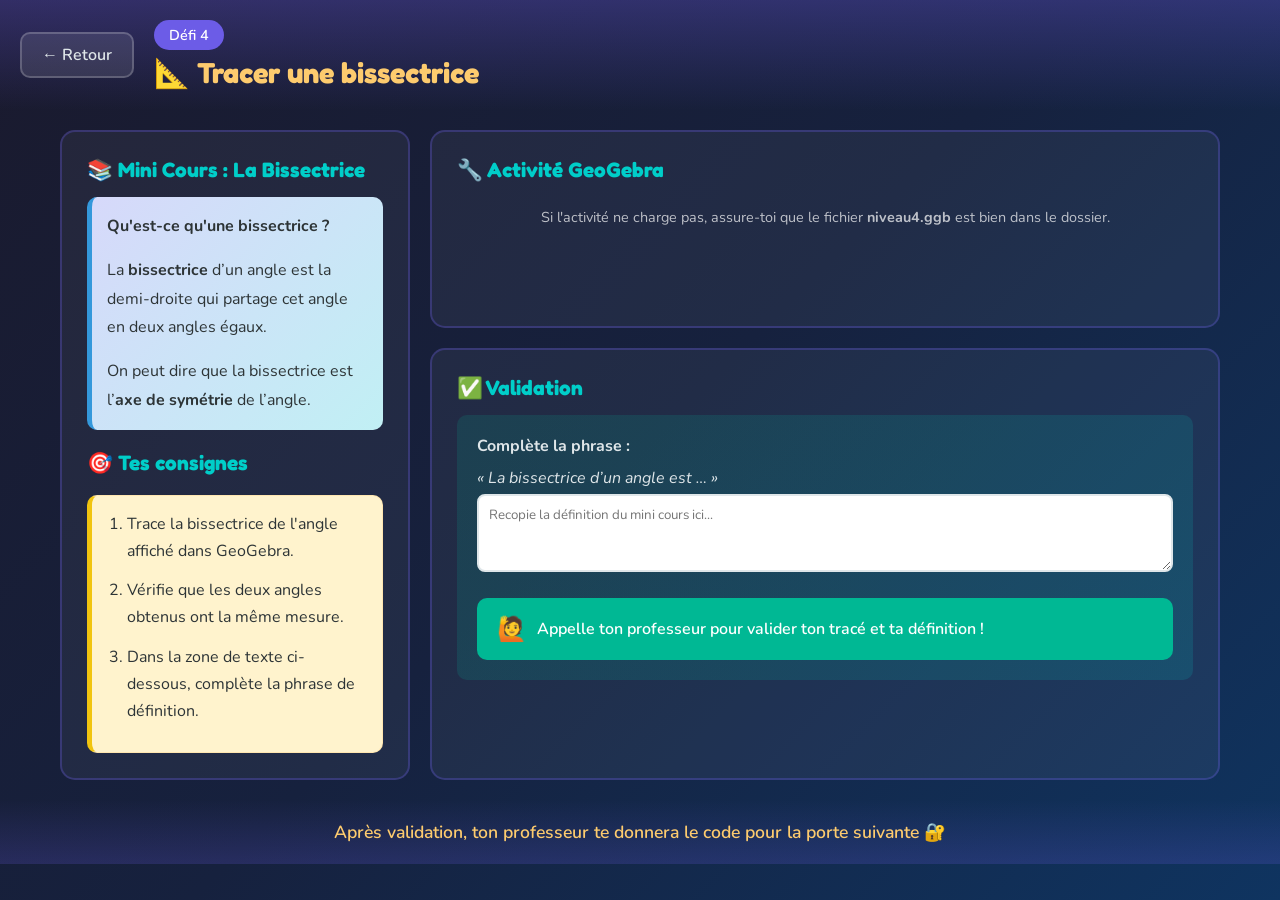
<file: defi4.html>
<!DOCTYPE html>
<html lang="fr">

<head>
    <meta charset="UTF-8">
    <meta name="viewport" content="width=device-width, initial-scale=1.0">
    <title>Défi 4 - Tracer une bissectrice</title>
    <link href="https://fonts.googleapis.com/css2?family=Fredoka+One&family=Nunito:wght@400;600;700&display=swap"
        rel="stylesheet">
    <link rel="stylesheet" href="defi-style.css">
</head>

<body>
    <div class="challenge-page">
        <header class="challenge-header">
            <a href="index.html" class="back-btn">← Retour</a>
            <div class="challenge-info">
                <span class="challenge-number">Défi 4</span>
                <h1>📐 Tracer une bissectrice</h1>
            </div>
        </header>

        <main class="challenge-content">
            <section class="instructions-panel">
                <h2>📚 Mini Cours : La Bissectrice</h2>
                <div class="mission-box">
                    <p><strong>Qu'est-ce qu'une bissectrice ?</strong></p>
                    <p>La <strong>bissectrice</strong> d’un angle est la demi-droite qui partage cet angle en deux
                        angles égaux.</p>
                    <p>On peut dire que la bissectrice est l’<strong>axe de symétrie</strong> de l’angle.</p>
                </div>

                <h2>🎯 Tes consignes</h2>
                <div class="tips-box">
                    <ol style="margin-left: 20px;">
                        <li>Trace la bissectrice de l'angle affiché dans GeoGebra.</li>
                        <li>Vérifie que les deux angles obtenus ont la même mesure.</li>
                        <li>Dans la zone de texte ci-dessous, complète la phrase de définition.</li>
                    </ol>
                </div>
            </section>

            <section class="geogebra-panel">
                <h2>🔧 Activité GeoGebra</h2>
                <div class="geogebra-container">
                    <div id="ggb-element"></div>
                    <script src="https://www.geogebra.org/apps/deployggb.js"></script>
                    <script>
                        var params = {
                            "appName": "classic",
                            "width": 800,
                            "height": 500,
                            "showToolBar": true,
                            "showAlgebraInput": false,
                            "showMenuBar": false,
                            "ggbBase64": "UEsDBBQAAAAIANdpJ1wbbVxuJgUAAMQlAAAXAAAAZ2VvZ2VicmFfZGVmYXVsdHMyZC54bWztWl9vozgQf779FMhPdw9NgIQmqcquuiudrlK3u7pWp3t1wCG+OjaHTUP66XewCZAm9A9JmlS7eYgZsAfP7zf2jG3OP2UzZt2TRFLBfeR0bGQRHoiQ8shHqZqcDNGnjx/OIyIiMk6wNRHJDCsfeXnNsp3XcTsje9QZIQvHsY8ChqWkAbJihlXexEdzZGWSnnFxjWdExjggN8GUzPCVCLDSSqZKxfKs253P553l+zoiibqgUnYzGXajSHWgBE0zxqWPioszUGyaF63nPd3OtW2n++/XK/OiE8qlwjwgCOwJyQSnTEm4JIzMCFeWWsTER7GgXCGL4TFhPvqeS9bvk4SQP5BVNAKYbNDx27mcirklxv+RAO6pJCVlOy108zrw+ItgIrESHw0GyAJU82LsI9fzAC0WT7GPbFOZ4QVJrHsMGoo7OFUi0O313QlmslCs3/RVhMQ86Rf1OQV6AE5LKgJE2B0HFZbBBbCx0MTW9GiDb+hDocer31ULVtwuuhMIkYTSynx0ja+RtSjKB1NClfNuAefLgA1JTHgIlVbQdVqh6wArObyODV4I+DrOMeJb6DkovqfvB9/doAs93wO833gdVLcdqC6AmIOal78mBZAu+d8kgr7Wse29H2yPGNlVf+23wtRMAfB/LHhqiAxyMv+H3EPMYkayt4WbUV5Bd6WFEmq3XbZQhxr+33BSgLdtgjq30YCmpjS440RCCgYuUDbKL/6iIcQbTZeAJI8qQNEZDI0G8j9foYoCUxTqbA3/JOVBbksJ6Zc0ua9z0Ovbh2Ch0vlKb98TBc0IShLlUonGzVKu3LhdWvbTubFIFctfeskVLI8AJuicXLPmjpD4Fl70jd8mmMt8jfTYZWC1ktRnqYKJog+8mPXWH20xjhK8eMoDvF8e8KYesIMZkd/jpOSnzmW7nKox/nfAOfadAmyk8xVBoW7+9unPG7jyjh15K4c5bTf4Xbu/GbPO4Ogc5h6MEpXx/xRilUS8i0Ru/[base64]/nws7sLTGUlqw/96KZfe4pkJAPqfru5JSUZDoHdGAcoTwHiGIarmefdYCpYqOESDsyleHaIZF5vTUE3z5Av6N6EZCZfIWVOR0AfBVQmUlXvoBdOnbc+z7D6VXL5ocmpy42anrdyzVdzDPGLVqLswUgW82bfXldZ3BJ/mAzqi6TjtuMOeM/R69sAZjLzh6QvpcYYVPebBluw0jUFgbX0M4iSoNkYhtW0gEOjaJYXLSGI7g77Xc0eu54xGfbio932rVd6f5Y1q7dIuvLpDjUBeAAA9mCB2vP2nuV+rurc9PiaCVFa71EYqQQJnbJUVb43SzuMTTjPKKE4W6/r3hq0iWZUM3Gqh9rnAEaZ3zaYA2FHVtUsj1U7njTETCihy+JYDdgn0Syj/jIO7KBEpL3y6nk7vxPQiyhzPjsFYCEZg1bs05vNSrp0Lr0X2JliKCL3fKelZaOBbmeBuLLKVwPTM2ZesXP9KC7Wj2w2u/[base64]/fvXidA16DWdGsJU2rXAlz8eZl3p5NIuKpIgKzkTXlbxqhLWy4qxrhBtVSt5ztrfyROn3ogXbiQo+VhtoxVtdCeeNbJzr7Ekc930fXfiLtFnHaNLGe1vH67WLENFS2yhb8tA4QcOkHrT7udebJUka///uLTl6KZV1QlXAcT81rMS2cRab0EALyjE3dIAr10pWc3TRiDNoSv6vcrhJqMYlsmprdsBZUC75PM0TtPbXaaW1qS3T+5IjLXogOCfokVfkimQ7ku1I1tNgT4O9H4xHg3aje6bPPqHjkjuzRa9hQb7j56D4jW60YabkM/SAAUsTxDPEYoaRaLqNQItRmtAvzYokTRfpjPQbMYBhO4FGg1exdbryJv3oSjQ2+PLO3+kaSJKF+UpiMozMWAcYdnROLOJmMPKDT6KpFangoxsaYG4jq88KLAYxnyiNjX9kXcOYi6QDXxSp2PFZ8k4YTCBnMLtILtegdsiTNpbtE7+IAQGtnVNvn/regIC9cw9eFddu5J4tafaSpi1nBHOCjCAPHJ3GIV1uJI7YSzv/+zJMy9Cd5Eoy97ny0NCie2QRnxhXfF5E9XfFENPlaaPIQhtwr9++/ppk/wJWwjiwUqjJa/pmFPzI9+I58H14tn9OH9pXMGHtg+9fYw1r5qNYK7D048JnKSIS5/GyAOWHIm8lxg9TMPHTunYbY4Go++bn1oIhSSjtVKipTofafWdJ6HQzbKA2Wl0xPhm6In0eSH/Mm/XQQKX53Ecqpy/FJMOjLPCZF4skW2QHi9rDUv5BfC5NtZEt1CCuE4q58FSEzlL69mZHntARnjOjHwasxhJrxJTNJ0zPUEiObxTgZ0mmkba9TmX6hIm5oJpMiVlg79lwqcBd7u792J4Wy/xPsbybwS9bUfvjVdjgfxf9KZOUjIeseIusGH9HizQ/TjO8lhyIlkMcOmXbNbKS7l4XB4SbF4dxkO4HA8E5wiNvE2y5IDgiOCYo7jxW2K1Z4fX5tmNwEF0Pcva4IKPerQfh6Oi+uX5l+DcehadKvzwKx5M7f3zx/8KrF98BUEsDBBQAAAAIANdpJ1zWN725GQAAABcAAAAWAAAAZ2VvZ2VicmFfamF2YXNjcmlwdC5qc0srzUsuyczPU0hPT/LP88zLLNHQVKiuBQBQSwMEFAAAAAgA12knXN+7HDR/BwAA6BgAAAwAAABnZW9nZWJyYS54bWztWVtz2zYWfm5+BYbPMUWQAC8ZKR07m9nNTNpm4u7Ozr5BJCxxzVtJyLI6+fH9DkBRF6etXWf60HRiCiBwcO43MPNv7+uK3el+KNtm4XE/8Jhu8rYom9XC25ibi9T79vWL+Uq3K73sFbtp+1qZhScJcjon/dDPgszPPKa6buHllRqGMvdYVylDRxbe1mNlsfBilRY818sLndyoC6GL+CLjIr7IRZJGoY5vVK49dj+Ur5r2e1XrocPCdb7WtXrf5spYcmtjuuHVbLbdbv09Z37br2YgPszuh2K2Wi19jMBUV82w8MbJKyB2x8fT28ieC4OAz/773XtH6KJsBqMaMEKSb8rXL76Zb8umaLdsWxZmDT3JMPXYWperNXSRRKE3I6AO+uh0bso7PeDo0auV3dQdMAJMNbTvJqyaxPJYUd6Vhe5BwGNtX+rGjFucCMxn08m7Um+niUUueegx07bVUuF8wD4xzmSAh/[base64]/QJQ/A1wGiADnFtgJgpf0xHgENqw7TLYRp5aBIQJIBvYCCGkHqI9WYS96DUgtGKwIQUBGwSAdDMSjV4hoBwdjDYcheq58e+mix0uHSJikAxR5DQZyCAwRI64xAfc0iPE1dq/W1QK4jFslw2OAH8GbnikKVPFkUSD+RNP0m98k6fYPFCd6Ljk8juDz/PEgYgoRjVouvMv3/[base64]/GgeThzhJTraEMcb8mgjPponJ3rZk22xwzaDBvm2h71GPKoo3hHIwV2gkB+aanfVa3XbtWVjpj2rEtu4zfUmr8qiVM1/4Bp7t/1+Uy91D4fEtB2bq2/mpIXPN3hxku55bPviejfAk9j9/3SPw2ks/[base64]/KrC+b4qNeIet8UJRVDRhxoAcBC52XNQ669fHOosgR/g3B3GqhV73eK8Qxc5I02NAh3ophrTUCY7SGC4sD2JiN9+zP0ZlU2taLukRWhM1qde9sZzQSnoMf8r7syMXZEqn/Vh+cuCgHwjAtEDTlAoiGHNc2sIUhOzTId2rDUPLVxqxbOBjOKoMdusnpSte4UTFjvdoGxmTbN/ZiRkZk7fL/yJznxj9oEfuT/yaIdrgvDWMYMFV1azVpplI7SjSTUsZU/N1k970/N7CMFWXUiA+fcoxiglv0zkbvkdkt/xSuDs8YgG71zBKjgQYGnV/gio+A3Nk7u8d+nq6Wo3Z+R0//+Gr0FPrUG0NP0JjA7KmaunyoqbGt+aspSvgiTZMoE4Kj5GWIPtKa9FP0kDGP44ynuJaTKE/V4dXXokOe+oKHWRxGIb6QRCGqIXTIfXxIEXESpxJPGkKzn9Ng3ta1agrW2Gb6o9pZrbk2U6Fzw2VQoWm7GjW1MfuNG4dpPP/[base64]/kmgeGSZvH4TJ6vFhsvo7TJ4UJiitiZRCpkmAC09KdZYY4n4SBxnSnswyGQu6jsCiUeinEkUliFMcwuXo3MIw0aEntFfA8f8GXr/4BVBLAwQUAAAAAADXaSdcDIBdmFxRAABcUQAAFgAAAGdlb2dlYnJhX3RodW1ibmFpbC5wbmeJUE5HDQoaCgAAAA1JSERSAAADmgAAAZkIBgAAAOj+TgwAABAASURBVHgB7N0HvI/l/8fxt7ZUNGlJw0hTSsRPVolkZ2+yK5WUEtJCGmYpe5QtmnZKlJFSIU1JpMgI0fA/n8v/ax7HGd9xj9fv0Tmd8/3e93V9rud1fvE+931f1zF7+B8CCCCAQFQEBg0atOeOO+7Ys3jx4qi0RyMIIIAAAggggIBfBY4R//OgACUhgIDfBN5++21NmTJFTZo0UcGCBf1WPvUigAACCCCAAAJRFSBoRpWTxgItwOAQOIJA0hVMDRw4UBUqVFDlypWPcBQvI4AAAggggAAC4REgaIZnrhkpAoEUSPSgfv75Z/Xp00eFChVS8+bNE10O/SOAAAIIIIAAAp4QIGh6YhooAgEE/Cjwzz//qHfv3sqaNatatGjhxyHEqmbaRQABBBBAAIGQCxA0Q/4DwPARQCD9AhYyf/rpJ7Vs2VJnn312+hviTATiIkAnCCCAAAIIxE+AoBk/a3pCAIEACYwaNUpz5851IfOKK64I0MgYCgIIxFWAzhBAAIGAChA0AzqxDAsBBGInMHPmTI0bN0516tRRyZIlY9cRLSOAAAIIJESAThFAIOMCBM2MG9ICAgiESODLL790i/+UKVNGtWrVCtHIGSoCCCCAAAIJFaBznwkQNH02YZSLAAKJE/jtt9/c4j9XX321u2U2cZXQMwIIIIAAAggg4AWBI9dA0DyyDe8ggAACBwnYNib2gq0we8IJJ9iXfCCAAAIIIIAAAggkI0DQTAYlXi/RDwII+EegX79+WrZsmbuSeeGFF/qncCpFAAEEEEAAAQQSIEDQTAA6XXpagOIQOExgwoQJmj59uguZBQsWPOx9XkAAAQQQQAABBBA4WICgebAH3yGAgCcFElfUvHnzNGLECFWtWlXlypVLXCH0jAACCCCAAAII+EiAoOmjyaJUBBCIr8A333zjFv8pVqyYGjVqFN/O/[base64]/opGAEEEEAAAV8LUHxgBAiagZlKBoIAAhkVWLRokV599VWVL19eVapUyWhznI8AAggggAACCARCID2DIGimR41zEEAgcAJr1qxxi/9cf/[base64]/evd1QW7ZsqRNPPNF9zScEEEAAgWAKMCoEEEiMAEEzMe70igACCRKw22W/+OILt/hPzpw5E1QF3SKAAAIIIBBqAQYfAgGCZggmmSEigMBegXHjxskWAGrRooWuv/76vS/[base64]/EGAgggkA4BTkEAAQQQSIUAQTMVSByCAAL+EVi9erVb/KdgwYJq1aqVfwqnUgQQQACBDAhwKgIIeE2AoOm1GaEeBBBIt8DOnTtdyLRFf1q2bJnudjgRAQQQQAABBKIgQBOhFiBohnr6GTwCwRKwFWZ/+uknt/hP9uzZgzU4RoMAAggggAACCERBIF5NEDTjJU0/CCAQU4ERI0Zo3rx5LmReffXVMe2LxhFAAAEEEEAAAQRSFiBopuxzyLt8iwACXhSYNm2aJkyYoJo1a6pMmTJeLJGaEEAAAQQQQACBUAkQNEM13QEdLMMKtcDnn3+u/v37q2TJkqpbt26oLRg8AggggAACCCDgFQGCpldmgjoQCJhAPIazfv16t/jPFVdcodatW8ejS/pAAAEEEEAAAQQQSIUAQTMVSByCAALeE/jvv//Up08fV5itMHviiSe6r/mUogBvIoAAAggggAACcREgaMaFmU4QQCDaArbC7JdffukW/[base64]/B1SAAAKpELDFfzZv3uwW/8maNWsqzuAQBBBAAAEEEEAAgUQJEDSTkeclBBDwlsDAgQO1ZMkSFzLz5s3rreKoBgEEEEAAAQQQQOAwAYLmYSS84FEBygqpwJQpU/T222+rQYMGKl68eEgVGDYCCCCAAAIIIOAvAYKmv+aLahHwmEBsy/n44481ePBglS1bVtWrV49tZ7SOAAIIIIAAAgggEDUBgmbUKGkIAQSiKfDDDz+4FWYLFCigNm3aRLPp4LfFCBFAAAEEEEAAgQQLEDQTPAF0jwAChwts377drTCbLVs2scLs4T684k8BqkYAAQQQQCBMAgTNMM02Y0XAJwL9+vXT6tWr3eI/[base64]/1x++eUs/hOSOWeYCCCAAAIIIBBsgRAHzWBPLKNDwC8Cf//9t/r27evKbdWqlU466ST3NZ8QQAABBBBAAAEE/CtA0PTv3AWzckYVOoH+/[base64]/ftqyZYtshdls2bKFG4PRI4AAAiEWYOgIIBBsAYJmsOeX0SHgKYGXX35Zn376qVthNl++fJ6qjWIQQAABBBBAQBAgEDUBgmbUKGkIAQRSEpg8ebLeeecd1atXTzfffHNKh/IeAggggAACCCCAwD4Bf35B0PTnvFE1Ar4SmD9/voYOHapbb71VNWrU8FXtFIsAAggggAACCCCQdoHAB820k3AGAghEU+Dbb791i/9ce+21atu2bTSbpi0EEEAAAQQQQAABjwoQND06MQEvi+GFRGDbtm2yxX+yZs3KCrMhmXOGiQACCCCAAAIImABB0xT4QAABSdFHsJC5evVqt8Jsjhw5ot8BLSKAAAIIIIAAAgh4UoCg6clpoSgE/C9gz2QuWLDArTBrt836f0QJGgHdIoAAAggggAACPhQgaPpw0igZAa8LvPvuu7JVZqtXr66yZct6vVzqQyDNApyAAAIIIIAAAikLEDRT9uFdBBBIo8CSJUv00ksvqXjx4mrQoEEaz+ZwBBBAIN0CnIgAAggg4CEBgqaHJoNSEPC7wJo1a9wKs/ny5WOFWb9PJvUjgAACURGgEQQQCKsAQTOsM8+4EYiywK5du9wKs9Zs69atddJJJ9mXfCCAAAIIIICA1wSoB4E4CBA044BMFwgERWDVKqlWLalixf0fCxbsHd2AAQO0YsUKt8Jsrly59r7IZwQQQAABBBBAAIFUCQTtIIJm0GaU8SAQY4HixaWpU/d+9OolzZghjRgxXnPmzFHTpk1VuHDhGFdA8wgggAACCCCAAAJeFwhI0PQ6M/UhEFyBU05ZpQkTRqpChQqqVKlScAfKyBBAAAEEEEAAAQRSLUDQTDUVB6ZZgBMCKfDBB/tvm23fXnr//fUqVKiQmjdvHsjxMigEEEAAAQQQQACBtAsQNNNuxhkI+Fogo8VHbp0dNGiDcuS4VyeffJbKlbs3o81yPgIIIIAAAggggECABAiaAZpMhoJAPAX69eunLVu2KE+eC5Qr16nx7DqIfTEmBBBAAAEEEEAgUAIEzUBNJ4NBIPYCkVtnP/usm3buHJZ0NfM0nXlm7PulBwTiL0CPCCCAAAIIIJBeAYJmeuU4D4EQCuTJI9WoMSlp5BVVt+5Yt/pskSJJ3/IPAgggEC8B+kEAAQQQ8IUAQdMX00SRCHhDYN68eRo2bJhuueUW1axZ0xtFUQUCCCCAQMIFKAABBBA4VICgeagI3yOAwEECa9eu1fbt27Vq1Sr17dtXV199tdq2bXvQMXyDAAIIIIAAAp4ToCAEEipA0EwoP50j4F2B999/P+mq5UNq1Kif7rijndq06aCsWbO6kJkpUybvFk5lCCCAAAIIIICAZwXCUxhBMzxzzUgRSLXA4sWL9dRTs7VpUxtlzvyMTj65nzZuvFXnnHOJcuTIkep2OBABBBBAAAEEEEAgnAK+CprhnCJGjUD8BaZMWaDduyslhcycrvNjjjlR55/fXAsW/KitW7e61/iEAAIIIIAAAggggMCRBAiaR5Lh9dQKcFwABX76aUNSyMx10MgyZTpOxxyTI+nK5saDXucbBBBAAAEEEEAAAQQOFSBoHirC9wgEQiBjg7jmmlxJVy4/P6iRXbsXAkr4AAAQAElEQVQ26KST/tAFF1xw0Ot8gwACCCCAAAIIIIDAoQIEzUNF+B4BBHTjjfn066/dk65eztU//2zVtm1f6d9/B6l169t0/[base64]/9cffv21Q033KAWLVrEs2v6QgABBBBAAAEEAifAgCSCJj8FCIRcYN26derXr59y5syptm3bhlyD4SOAAAIIIIAAAghEQ8CDQTMaw6INBBBIjcC///4rW/xny5YtatOmjU4//fTUnMYxCCCAAAIIIIAAAgjsE9iwYYO+/PJLzZo1S6+//rp69+7NFc19OnyRsgDvBlLg5Zdflt0227p1a11++eWBHCODQgABBBBAAAEEEMiYwG+//[base64]//3ZBsmrVqocFySFDhqhHjx5q3769GjZsqPLly7tFJXPlyqUsWbK4sfOMpmPgEwLhEVi5cqVbYfaqq67SPffcE56BM9KQCzB8BBBAAAEEgitgQXL58uV6//333XZ1tpuAXWGMBMkmTZooEiRHjx6tpUuXavfu3cqdO7cLmrbrgAVPe7bSrlimJkgeTZOgeTQh3kcgQAKbNm1S//79lTVrVrfCbKZMmQI0OoaCAAK+E6BgBBBAAIFUCWzcuFGRIDlu3Di3Y4AFSQuIVapUkQXJhx9+WM8//7wsSH766afatWvXEYPk0KFD1bNnTz344INq1KiRbr/[base64]/sFv63K2qhRIxcKLUiOHDlSCxcu1I4dO9ytqhYSbZsQ2x7EFuOxoOmHILl/9Ml/[base64]/559/6qKLLnJbezRr1syt6mqL8VjQDEOQPFzx4FcImgd7hP07xh8gAfstmq0wu2fPHrfCbObMmQM0OoaCAAIIIIAAAgikXmDz5s1atWqVIkHSFkiMBMk777xzX5C05x4tJFqQ3LZtm3LmzCl77OjQIGlh026DtQV6bA/KihUrqkiRIrrsssvc6v6pryy4RxI0gzu3jCwwAukbiP0H1P6D2qZNG3f/f/pa4SwEEEAAAQQQQMD7Alu2bHFBct68eZo0aZLs70GPP/64W2nfgmSDBg3Uvn17t4DO8OHDNX/+fG3dulUXXnihypYtKwuLFhotPFqItA/72l6z9wiSaf8ZIGim3YwzEPC8gN2yYc8Q2Cpk9ts1zxfsxwKpGQEEEEAAAQTiJmBB8ptvvlEkSL788svq1q2bC5I1atRQ/fr1XZC0vSGHDRumjz76SHbOBRdckGyQtL8r2W2uHTt2lF2trFSpkm666Sa372S2bNniNq4gd0TQDPLsMrZQCkybNk222ln58uVlG/iGEoFBh1aAgSOAAAII+FPAri5akLSAOHnyZEWCZNu2bVWzZk0XJB944AFFgqQFTnuu8vzzz9ctt9wiW1DHFtaxZyjtiqWt3EqQTOzPAkEzsf70jkBUBZYuXeoW/[base64]/FujaAZb3H6QyAGAn///bd76N2eRbBbTPhNXgyQaRIBBBBAAIFYC3i4fQuS3333nRYsWCALkq+88oqefPJJRYJk3bp1FQmSQ4YMUSRI5siRQ6VKlTosSL722mt68cUX9eijj6p58+bucZ9ixYopb968OuOMMzwsQWmpFSBoplaK4xDwsIA9x7Bs2TK319Pll1/u4UopDQEEEEAAAQS8KGB7QkaC5JQpU/Tqq6+6IGl3SdWuXVsWJO+77z4988wzsiA5Z84c/fbbb8qePbtKliypRo0ayfaZtGco7dbXIAVJL86XH2oiaPphlqgRgRQExo4dqxkzZsj+ELD/0KdwKG8hgAACCCCAQEgFLEh+//33sv0hI0Hyqaee0r333qs6deq4j0iQHDx4sGbNmuWC5DnnnKMSJUocFiRff/119e7dW506dVKLFi1UtWpV/e9//1O+fPl05plnhlSZYR8oEOOgeWBXfI0AAtEWeP/992XPMNgtKRY0o90+7SGAAAIIIICAPwS2b9+uH374wQXJqVOnatCgQTo0SLZr105PP/20IkHy119/1VlnnaXixYurYcOGbnsQW4zHrliOGTOGIOmPqfdslQRNz05NDAuj6UAILF++XP369dMVV1whu60lEINiEAgggAACCCCQrEAkSH7yySeKBEkLjRYe7bZW+4WzXZ201yxk2t1O69evTzFI9unTR4899phbqb5atWoucNojOBY+ky2CFxFIgwBBMw1YHIpALAXS0vbvv/+uAQMGKGvWrC5kHnMM/1dOix/HIoAAAggg4DWBHTt26Mcff5QFyTfffNNddbTQaLez2oqtkSBpVyktSE6fPl3r1q1zC+fYIjoNGjRw24PYqq52xdIerenbty9B0msTHaJ6+NtpiCaboQZH4KWXXtJPP/3k9p6yZcGDMzLPjYSCEEAAAQQQiIrAzp07XZBcuHCh3nrrLRckbWGdSJC0LUDsDiULkrYQz7Rp0/TLL7+4PSFtf8hDg+S4ceNkQbJz585q1aqVqlevrptvvln58+fX2WefHZWaaQSBjAgQNDOix7kIJEDAlhNftGiR+0OlQIECCaiALhFItAD9I4AAAt4TsCC5evVqRYKkPedoQdK2/Khfv75q1qzp7kKyLUHsz/L33ntPP//8s7Jly6abbrpJdowda+fYFUu7ImmPyBAkvTfXVJQ6AYJm6pw4CgFPCNi+VfZb0CpVqqhcuXKeqIkiEEAAASfAJwQCLvDXX3/JgqT9svftt992W3zYbaoWDi0kWpC0PSUjQfKdd95xQdIecylSpMhhQdKuSPbv319dunRx25PdeeedKlGihFt7wVZ6zZQpU8BFGV7QBQiaQZ9hxhcYgfnz57s/1Oy3no0bNw7MuBgIAggggEDsBGg59QIWJO2xlEiQHDp0qGwF1gceeEB222qNGjVkQfKJJ57QwIEDZUHSjj/ttNNUuHBh2XOUdhusPVdpt74SJFNvz5HBFCBoBnNeGVXABL799lvZbz0vvfRSd9tNwIbHcBBAAAEEEIi5wK5du9z6BosXL3YhMRIk27dv77b2sCDZtm1bRYKk3UH0448/6tRTT9WNN96YbJC0hfm6du2qNm3ayM4vWbKkrrzySmXPnl0pLNQX87HSAQJeECBoemEWqAGBFAS2bt0qW/[base64]/PHHXZC0vSa///572S9okwuS48ePd7/IteMtgNozlqVKldJVV12lHDly6Nhjj/UHDFUi4FGBqARNj46NshDwvcDw4cM1b9482TOZtpCA7wfEABBAAAEEEDiCgAVJW4X1008/lQVJ+zPw2WefVYcOHVyQtO07IkHSrjROmTJF3333nTJnzqyCBQuqTp06uvfee2WL8dgzlHZF0n5Za1cwCZJHQOdlBGIoQNCMIW6Cm6Z7nwvYH7ITJ050q8vaKrM+Hw7lI4AAAgiEXODvv//W2rVrZUHStvYYMWKEIkHSfqFqQbJ169ayW1UtSE6ePFm2RsGJJ56YbJC0K5IWKC1I2qMltg9l6dKldfXVV+vcc8/VcccdF3Jxho9AYgUImon1p/fQCaRuwPZ8if0he91116lVq1apO4mjEEAAAQQQSKBAJEguXbpUkSDZq1cvPfTQQ2rSpImqVavm/kyzIGmL6EyaNEn2aMgJJ5ygAgUKqHbt2m7BO1uMx65ERoKkfU+QTODE0jUC6RQgaKYTjtMQiJWAPX9ifwCff/757g/cWPVDuwcI8CUCCCCAwFEF/vnnH/3yyy+yIDlt2jSNHDlSyQVJ2xfS/hyzu3K+/vprHX/88br22muTDZK26I7d6nrPPfe498uUKaNrrrlG5513njvvqEVxAAIIeFaAoOnZqaGwMArYinl2JXPz5s1ubAXtOgAAEABJREFUr64zzjgjjAyMGQEnwCcEEIivQCRIfvbZZ4oEyeeee04PP/ywmjZtqqpVq6ply5ayIGlbbtkVRwuSdouqhUO7ddWuPNqtrPZnmb1v+0kSJOM7j/SGgFcECJpemQnqQCBJwG4V+vLLL90Ks/nz5096hX8QQAABTwlQjI8F/v33X61bt04WJKdPn65Ro0bp+eefV8eOHdWsWTN3a6sFyc6dOysSJFesWKFjjjnGPfd4aJCcMGGCLEjadiC2CI8txnPLLbfIrl7aXTl2S6yPuSgdAQQyKEDQzCAgpyMQLYHXX39ds2bNcrcOlSxZMlrN0g4CCCCAQOAF9g7wv//+c0Hy888/14wZMw4LknZFskWLFrIg2a9fP9mqrF999ZUyZcqkK6+8UjVq1HC/6LTtPuzWV7siOWjQID399NNuNVeC5F5nPiOAQOoECJqpc+IoBGIqYAHTgqYFTFsMIaad0TgCCCCAgC8FLEiuX79ekSA5evRovfDCC3rkkUd01113uVtbLUg+9thj6tu3774gaYO94oorkg2SgwcPdkGyXbt2qlu3rm699Va3MM8FF1wgW+1V/C/9ApyJQMgFCJoh/wFg+IkX+OKLL9wtSnarrN16lPiKqAABBBBAIBECe/bskQXJZcuWaebMmUouSDZv3lyRIDl27FjZnyEWQO3PENsexPaZ7Nq1q/tzxa5YWpB85plndN999xEkEzGp9Ok5AQqKnwBBM37W9ITAYQK//vqrbMGEbNmyuRVm7TmYww7iBQQQQACBQAhYkLT/7ls4tCD52muv6cUXX9Sjjz4qC5B2a6v9u1OnTurTp48sSFrotCB5+eWXK7kgOWTIEHXv3t0FyXr16qls2bKyrbEuvPBCnXTSSYFwYxAIIOBPgTQETX8OkKoR8LLAwIED9fPPP7tnYmwpdy/XSm0IIIAAAkcXiARJeyTCgmTv3r1lwdFuabV9JO0WVwuWFiTHjBnjboO11V7z5s3rbn1t3bq1W9XVnqG0oDl06FAXJO+//34RJI/uzxEIIOAdAYKmd+YifZVwlm8FbIXZxYsXu6Xi7bfPvh0IhSOAAAIhEtiwYYNsdXALkvZs/YFB0q5IRoKkvW5B0vac3L17t/LkyaMqVaoouSDZo0cPPfDAA6pfv75uu+02FSxYUDlz5lTmzJlDJMtQEUAgaAIEzaDNKOPxhMDRipg0aZLeeecd95eO8uXLH+1w3kcAAQQQiJNAJEjOnj1bFiTtyqM9E2nbftgVSdsGxBbfsSBp73/66aeyIJk7d25VrlxZrVq1cqu62mI8FjSHDRumnj17EiTjNH90gwAC3hEgaHpnLqgkJALz5s2T/cWjSJEiaty4cUhG7YlhUgQCCCCg3377TbalhwVJC4IWCG27DwuI9gxkJEjas5MWJJcsWaK//vpLl156qSpVqnRYkBw+fLgLku3bt1eDBg1Urlw5XX/99brooot08sknI44AAgiEVoCgGdqpZ+CJEFi1apVsb7JLLrnE7UmWiBroEwFvCVANAtEV+P33312QnDNnjltM59Ag2bRpU3Xs2FEWJO0ZykWLFmnHjh2y/y7fcccd7nEGu4JpVzItaFqQfPbZZ/Xggw8SJKM7VbSGAAIBFyBoBnyCGZ53BDZv3ix7LtMquueee/hNt0HwgQAC3hTwcFUWJJcvX65IkLRFc7p06eKefbzzzjvVpEkTFyRfeOEFtz3IwoULXZC8+OKLVaFChcOC5IgRI9SrVy8XJBs2bCh7nOGGG25Qrly5lCVLFg9LUBoCCCDgbQGCprfnh+oCJGAh89tvv3UrzNpvzgM0NIaCAAIIRE1g48aNsiD5/vvvy/aBTC5IPvzww4oEyU8++UR//vmnu1X19ttvl63uaqu82jOUdsVy5MiRLkh26NBBjRo18nWQjBoyDSGAAAJxECBoxgGZLhCwfc7mz5/v/pJz0003AYIAAgiEVsCC5IoVKzR37lwXJPv376+uXbuqTZs2qlGjhnt23YLk888/r1GjRunjjz/Wtm3bXJC0q43JBcnnnntODz30kPtvrIXNQoUKya5gnnLKKaF1ZuBxE6AjBBA4ggBB8wgwvIxAtATeeustvfHGG26BCFv6Plrt0g4CCCDgRYFNmzYpEiTHjx/vnkt//PHH3d0cNWvWdEHSQqGFQwuS9ku4rVu36sILL3RbezRv3ly2z6Q9Qzl69GgXNi102jm2gBpB0ouzTk0IeE2AerwgQND0wixQQ2AFbJGJV155RQUKFHArFQZ2oAwMAQRCI2BBcuXKlfrggw+UXJC021MtFFqQtNtWP/roI9kz6ueff77Kli0r22fStgexW18taFqYtCBpVzHt+Up7jvLGG290i/OceuqpoXFloAgggEDQBA4LmkEbIONBIFECq1evdr/JP++881hhNlGTQL8IIJBmgT/++EORIDlhwgS99NJL6tatm+6++27VqlXL3Z5qzzvaAjoWJG3LJjvHguStt96abJC0UGkrvVqQtJVdCxcu7LYLOe2009JcHycggAACCPhDgKDpj3miSp8J7Ny5060wu2XLFtkKs2eccYbPRkC5CCAQVAELhV9//bU+/PBDTZw40f236oknnnD/rapdu7Zs5dVIkLQVWe3KpV3FPPfcc1WmTBnZPpMWGu0qpAVNW3DHbnO112zrEIJkUH9yGBcCCCCQNgGCZtq8OBqBAwSO/KWtMPvVV1+5Z5Ly589/5AN5BwEEEIiygN2mumrVqhSDpO0JaXtDDh8+3C3KY1uGZM+eXaVLlz4sSNpekhYk7XZXC5kVK1ZUkSJFdNlllylr1qxRrp7mEEAAAQSCIkDQDMpMMg7PCNjzRra/m91iVqpUKc/UFZpCGCgCAReIBEm7ZXXSpEkaOHCgnnzySXeLfp06ddSgQQO1b99ekSBp24REgqT9N8muOtrzkPYMpV2xtCBpW4HYAjwEyYD/8DA8BBBAII4CBM04YtNV8AVmzJihsWPHqmTJkrK/8AV/xIwQgdQJcFTqBeyW+2+++UZHC5I9e/bUsGHDZL/Y2rBhg84++2yVKFFChwbJMWPGKBIkbSGeSpUqybZZyp07t7Jly5b6wjgSAQQQQACBNAgQNNOAxaEIpCTw+eefu8V/Lr/8cvesU0rH8h4CCIRXIBIkbTXWyZMny1amfuqpp9SuXTvVrVtX9evX1wMPPKBIkJw9e7Z+/[base64]/LmSuXbvWXcm0Jf4TWA5dI4BAjAW2bdsmC5Lz589XckHSwuT9998vC5JDhgyR3VL/yy+/uFD4v//9T40bN5at6mrPUNqtr+PGjZMFyccee0wtWrQQQTLGE0jzCKRHgHMQQCDNAgTNNJNxAgIHC9gKs0uXLlXLli113XXXHfwm3yGAgO8ELEh+9913siA5ZcoUDRo0SM8884wsPNptrXZ7q33dvXt3WZCcPn267BdNdnWxWLFi+/aZPDBI9uvXT507d3ZBskqVKrLj8ubNK7Y+8t2PBwUjgICHBCjF2wIETW/PD9V5XGDChAmaNm2auwJRvnx5j1dLeQggYAJ//vmnLEguWLBAU6dO1eDBg2Wh0Z6LjARJu83VXrP33nvvPf38889uKw9bRKdRo0ay7UHsGUq79XX8+PHq37+/C5L2C6eqVasSJA2aDwQQQACBMArsGzNBcx8FXyCQNoEPPvhAtjVA4cKF3TNVaTubo8MmsHOn9PDDUsWKB38kZZ2wUcR8vBYkv//+e3388ceHBUnb+sNWhLYgaVcp7Wrlu+++q59++kmnnnqqW421YcOGBwVJ+4WSBckuXbqoVatWsiBpt8Dmy5fPPVcZ8wHRAQIIIIAAAj4UIGh6adKoxTcCK1eu1EsvvaSLL77Y7V3nm8IpNKECZ50lDR2qpPCz/6NIkYSW5MvOt2/frkiQfPPNN93tq/Y8pO0daSHRgqSt4GoL8FiQfOedd7R69WoXJO0XQxY27Vg7x259tSA5YMAAde3a1QXJatWqiSDpyx8NikYAAQQQ8JAAQdNDk0Ep3hQ4tKpNmza5xX/27NnjFv/JkiXLoYfwPQIIZEDAguQPP/ygTz75RMkFydq1a7utQCxI2oqub731ln788UfZ/xcLFSqkQ4PkxIkT3S+GLEi2bt1a1atXd6u72lZEZ1n6z0CtnIoAAggggAACyQsQNJN34VUEjihgi//Y1RTbxuTSSy894nG8EVMBXzb+++9S48b7b51t1kzauNGXQ8lQ0Tt27FAkSFpItOcc7XlHe+7Rnn+0IHnvvffqqaeeUiRI2vEnn3yyLEjac5T2PGXkGcpJkya5IPn444+rTZs2BMkMzQ4nI4AAAgggEB0BgmZ0HGklJAJ2G54992V/GbZFQUIybIYZJQG7eHbgrbODBklnnhmlxj3RzN4iLEjaFcaFCxfq7bff1rBhw2QrsNqWHo2TknatWrXcLecWJF955RXZgjy2OE/mzJl1/fXXy7YHOTRI2i94unXr5oLknXfeqZtvvln58+fX2WefvbdTPiOAAAIIIICApwQImp6aDorxsoD9Zdg+brvtNrcYiJdrpTYEYimwc+dO98xjSkHSrvg/+eSTGjhwoNtr0vadPPHEE90WQBYkbXuQyGI8dkXSjrMg2bZtW9WoUYMgGc0JpC0EEEAAAQQSIEDQTAA6XfpPwK5i2tXMa6+9VvaMl/[base64]/XSZkt7h5//fWX285j8eLFsq09bJue5IKkBUP72bcrjl9//bWOP/542S9bbFVXC5KRxXjsfbsF1oKnBVALoiVLliRIxn1m6RABBDIowOkIIBBFAYJmFDFpKngCth+f/[base64]/dcUc7Va/+oF5/fUKa2tm9e3eKQdKecbRtPB5//HENGDBA48eP11dffeWedbRwaEHTAqMFx0iQtGeM7QqlvW5Bs3Tp0rrqqquUI0cOHXvssWmqj4MRQAABBBBAAIGjCRA0jyYU/fdp0QcC06ZNc395twVL7DZCH5RMiR4RWL16te6+u7cWLbpZWbK8ou3bO+rll7epT59h+yq0IPnzzz/r008/lf2sjRo1Si+88IIeeeQR3XXXXe7W1uSCpDVgV9YtSNpVdruV1a662zOSgwcPdre6tmvXzt36SpA0LT4QQAABBBBAIFECBM1EydOvxwT2l7N06VLZc2v58uVj8Z/9LHyVSoFp0+Zpx46qypbtBnfG8cefoaxZG2vIkJmyENi8eXN3a6utXty1a1f1799f48aN0xdffKH//vvP7Q1p+0TaojqHBknbDsQW4bFffpQpU0Z2G6wtUmXPVrrO+IQAAggggAACCHhEgKDpkYmgDG8IrF27Nunq08tJwSCrC5ncUpjgefFo93///bfsZ8V+KTF9+nSNHj1aL774oh599FF99NEGHXtslsMq37Bhg0466STZLzCqVauWdNXzbkVWdZ04cWJSEB2i7t27y4KkbQ9yyy23ECQPU+QFBBBAAAEEEPCLAEHTLzNFnTEXsPBgK8yuW7fOrTB7/vnnx7xPOvCmwD///OOC5GeffaYZM2botddeU+/evdWpUye1aNHCXZFs1aqVunTpon79+mns2LH6/PPPZeft2vVF0r//PGxg+fPn1/333+8+6tWrJwuStsLreeed57YNOewED79AaQgggAACCCCAwNEECJpHE+L90AhYyLSwYEGiYMGCoRl3GAdqgfCXX35x4TC5IGmL7ViQ7Ny5s/r27asxY8bIrl7as5V58uRRlSpVZM9QHrg9yNChQ9WjRw/17NlVWbJM0h9/fOJod+/+TVu3Dk465zqdc8457jU+IRADAZpEAAEEEEDAUwIETU9NB8UkSsCuSFngqFy5sm6//fZElUG/URL4999/FQmSM2fO1Ouvv64+ffroscceU8uWLd0VSfu3fR8JkrYwjwXJ3Llzy34OLEjaqq72vK7tMzls2LCkENlTDzzwgOrXr6+yZcvq2muvlV35PuGEE/ZVnjNnTvXvf7+KFp2vv/5qpWzZeiWF0tOTPhrsO4YvEEAgLAKMEwEEEAivAEEzvHPPyP9fYM6cOe4Zu8KFC6tJkyb//yr/8rKABUm7xXnZsmWaNWuWu+JogdGuQNqVSFuVNRIkLWBa0LQ9J//66y9deumlqlSpkiKL8US2Bxk+fLgLku3bt1eDBg1ckCxQoMBhQTI1LvYcZvfu92n69JeSauuhO++smprTOAYBBBBAIB4C9IEAAnERIGjGhZlOvCpgew/aLbO5cuVyi/94tc6w1WWrr65fv14pBUm7xdmembRnJ+0ZykWLFmnHjh265JJLdMcdd8gCZ9euXfftM2lB8tlnn9WDDz7oguRtt92m6667ThdccIFOPPHEsBEzXgQQQAABBDwlQDHBEyBoBm9OGVEqBX7//XfZHoR2+L333qssWQ5fKdTe4yP6ApEgaVt6zJ492y2mY4vq2OI6dqXRrkjaNiAHBsmFCxe6IHnxxRerQoUKLkja8ZHtQUaMGKFevXq5INmwYUOVK1eOIBn9qaNFBBBAAAEEEAiPQIZGStDMEB8n+1nArmT++OOPboVZu53Sz2PxWu179uzRr7/+qi+//FJ2a7LtE2mB0K4w2rOPtWrVkgVJ2w7EtgWx7UE++eQT/fnnn7rooovcc7J266vdCmvn2fkjR450QbJDhw5q1KiRC5K2aNOFF17otg3xmgH1IIAAAggggAACYRYgaMZq9mnXMwI7d0oPPywtWLC/pFdeeUV2hcyufBUtWnT/G3yVaoGUgqRdkbzrrrv0yCOP6IUXXtCoUaOS/Bdo69atssVy7Gqj3fpqQdKuZNpiTBYkn3vuOT300EMuSJYvX17XX3+9CJKpnhIORAABBBBAAAEEPCNA0PTMVFBIrATWrJFOPln66CPJQucbb7yht956S/aMXrVq1WLVre/b3bBhg+wZ1vfff1/jx493zzraKqxt27Z1q7YeGiTnz5/vgqQFQ7O1IBlZ1dWCpIXN559/3gXJxo0bu6uWFiQteGbOnNn3XgwAAQQQQAABBBBAYL8AQXO/BV8FVGDmTKlWrb1h8+23l2nIkCFuWwp7FjCgQ07VsI4WJJs1a6aOHTvKwqFdbfwoKalv3rzZrcJqW3vYra/2DKWt9mr7TNrtr3bsw0mXj231Xtsm5oYbbnC3wh4lSKaqXg5CAAEEEEAAAQQQ8I8AQdM/c0Wl6RDYuFHasUO68EIpX76fNXbsRuXIkSMUK8z+9ttvWr58uebOnSvbB9L2g+zWrZvuvvvupOBdS4cGyXnz5umPP/5wQfLWW2+VXbG0IGnbg0SCpN0Ga+HTgqQtyFOoUCEXJE+2S8bpmB9O8bIAtSGAAAIIIIAAAukXIGim344zfSBgVzM/[base64]/[base64]/vzvuBB38803q27durI7Zrt3l/[base64]/6PTTT1exYsVckLTFeGxVVwuS48aNU79+/WRBskWLFqpSpYoLkpdddplOO+20ZGvgRQQQQAABBBBAAAEEgihA0AzirIZsTNu2bUsKl6OVKVNHZctWX2efXV25cr2sY48tprVr18pC6JQpUzRo0CA988wzuv/++1W/[base64]/[base64]/[base64]/wgAgAACCCCAAAIIIBAGAcaIQDwFCJrx1KYvBBBAAAEEEEAAAQQQQGC/QGC/ImgGdmoZGAIIIIAAAggggAACCCCQGAF/B83EmNErAggggAACCCCAAAIIIIBACgIEzRRweCt9ApyFAAIIIIAAAggggAAC4RYgaIZ7/[base64]/[base64]/CtA0PTv3FE5AggggAACCCCAAAIIxFuA/[base64]/AToCQEEEEAAAQR8I0DQ9M1UUSgCCCCAAALeE6AiBBBAAAEEkhMgaCanwmsIIIAAAggggIB/[base64]/[base64]/C8QCZr+HwkjQAABBBBAAAEEEEAAAQQQ8IQAQdMT03CkIngdAQQQQAABBBBAAAEEEPCfAEHTf3NGxYkWoH8EEEAAAQQQQAABBBBIUYCgmSIPbyKAgF8EqBMBBBBAAAEEEEDAOwIETe/[base64]/[base64]/L0DQ/[base64]/[base64]/[base64]/SEUAAAQQQQAABBBBAAAEPChA0PTgplCQJBAQQQAABBBBAAAEEEPCtAEHTt1NH4QjEX4AeEUAAAQQQQAABBBBIjQBBMzVKHIMAAgh4V4DKEEAAAQQQQAABzwkQND03JRSEAAIIIOB/AUaAAAIIIIBAuAUImuGef0aPAAIIIIBAeAQYKQIIIIBA3AQImnGjpiMEEEAAAQQQQACBQwX4HgEEgilA0AzmvDIqBBBAAAEEEEAAAQTSK8B5CGRYgKCZYUIaQAABBBBAAAEEEEAAAQRiLeCv9gma/povqkUAAQQQQAABBBBAAAEEPC8QmqDp+ZmgQAQQQAABBBBAAAEEEEAgIAIEzYBMpE+HQdkIIIAAAggggAACCCAQQAGCZgAnlSEhkDEBzkYAAQQQQAABBBBAIGMCBM2M+XE2AgggEB8BekEAAQQQQAABBHwkQND00WRRKgIIIICAtwSoBgEEEEAAAQSSFyBoJu/CqwgggAACCCDgTwGqRgABBBDwgABB0wOTQAkIIIAAAggggECwBRgdAgiETYCgGbYZZ7wIIIAAAggggAACCJgAHwjEUICgGUNcmkYAAQQQQAABBBBAAAEE0iIQlGMJmkGZScaBAAIIIIAAAggggAACCHhEIGBB0yOqlIEAAggggAACCCCAAAIIhFiAoBniyY/[base64]/gIEzfib0yMCCIRdgPEjgAACCCCAAAIBFyBoBnyCGR4CCCCAQOoEOAoBBBBAAAEEoidA0IyeJS0hgAACCCCAQHQFaA0BBBBAwKcC/wcAAP//[base64]/BwAA6BgAAAwAAAAAAAAAAAAAAAAAUAkAAGdlb2dlYnJhLnhtbFBLAQIUABQAAAAAANdpJ1wMgF2YXFEAAFxRAAAWAAAAAAAAAAAAAAAAAPkQAABnZW9nZWJyYV90aHVtYm5haWwucG5nUEsFBgAAAAAFAAUATAEAAIliAAAAAA==",
                            "enableRightClick": false,
                            "enableLabelDrags": false,
                            "enableShiftDragZoom": true,
                            "showResetIcon": true,
                            "language": "fr",
                            "forceBundle": true,       // Force le chargement des ressources
                            "useBrowserForJS": false,  // Évite certains conflits JS
                            "allowStyleBar": false,
                            "preventFocus": false,
                            "scaleContainerClass": "geogebra-container",
                            "autoHeight": true
                        };
                        var applet = new GGBApplet(params, true);
                        window.addEventListener("load", function () {
                            applet.inject('ggb-element');
                        });
                    </script>
                </div>
                <p class="geogebra-note">Si l'activité ne charge pas, assure-toi que le fichier
                    <strong>niveau4.ggb</strong> est bien dans le dossier.
                </p>
            </section>

            <section class="validation-panel">
                <h2>✅ Validation</h2>
                <div class="validation-box">
                    <label for="definitionInput"
                        style="font-weight: bold; display: block; margin-bottom: 10px;">Complète la phrase :</label>
                    <p style="font-style: italic; margin-bottom: 5px;">« La bissectrice d’un angle est … »</p>
                    <textarea id="definitionInput" rows="3" placeholder="Recopie la définition du mini cours ici..."
                        style="width: 100%; padding: 10px; border-radius: 8px; border: 2px solid #dfe6e9; font-family: 'Nunito', sans-serif; box-sizing: border-box;"></textarea>

                    <div class="call-teacher" style="margin-top: 20px;">
                        <span class="hand-icon">🙋</span>
                        <span>Appelle ton professeur pour valider ton tracé et ta définition !</span>
                    </div>
                </div>
            </section>
        </main>

        <footer class="challenge-footer">
            <p>Après validation, ton professeur te donnera le code pour la porte suivante 🔐</p>
        </footer>
    </div>

    <style>
        .mission-box {
            background-color: #f1f8ff;
            color: #2d3436;
            /* Dark text for contrast */
            border-left: 5px solid #3498db;
            padding: 15px;
            margin-bottom: 20px;
        }

        .tips-box {
            background-color: #fff3cd;
            color: #2d3436;
            /* Dark text for contrast */
            border-left: 5px solid #f1c40f;
            padding: 15px;
        }
    </style>
</body>

</html>
</file>
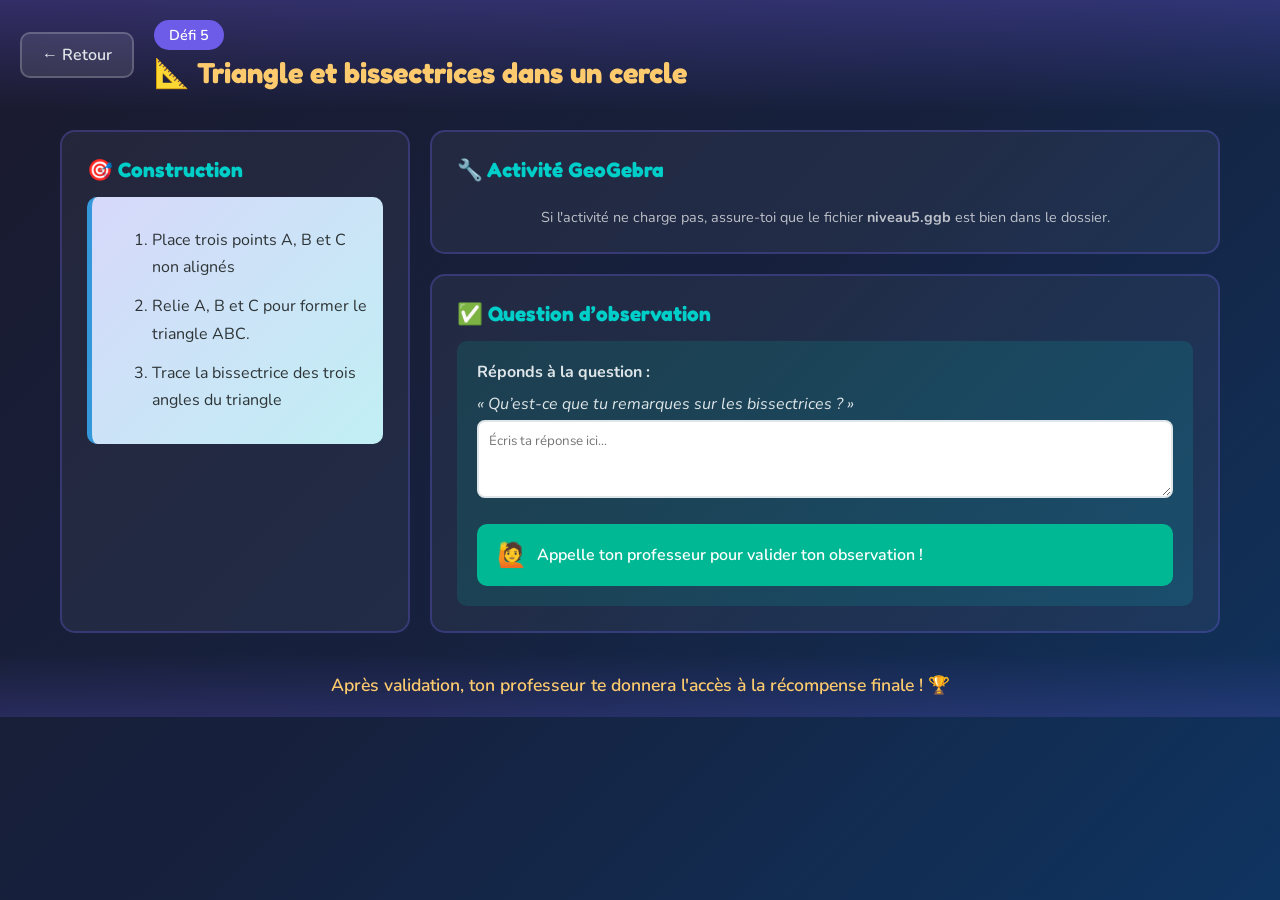
<file: defi5.html>
<!DOCTYPE html>
<html lang="fr">

<head>
    <meta charset="UTF-8">
    <meta name="viewport" content="width=device-width, initial-scale=1.0">
    <title>Défi 5 - Triangle et Cercle</title>
    <link href="https://fonts.googleapis.com/css2?family=Fredoka+One&family=Nunito:wght@400;600;700&display=swap"
        rel="stylesheet">
    <link rel="stylesheet" href="defi-style.css">
    <style>
        .mission-box {
            background-color: #f1f8ff;
            color: #2d3436;
            border-left: 5px solid #3498db;
            padding: 15px;
            margin-bottom: 20px;
        }

        .tips-box {
            background-color: #fff3cd;
            color: #2d3436;
            border-left: 5px solid #f1c40f;
            padding: 15px;
        }
    </style>
</head>

<body>
    <div class="challenge-page">
        <header class="challenge-header">
            <a href="index.html" class="back-btn">← Retour</a>
            <div class="challenge-info">
                <span class="challenge-number">Défi 5</span>
                <h1>📐 Triangle et bissectrices dans un cercle</h1>
            </div>
        </header>

        <main class="challenge-content">
            <section class="instructions-panel">
                <h2>🎯 Construction</h2>
                <div class="mission-box">
                    <ol style="margin-left: 20px;">
                        <li>Place trois points A, B et C non alignés</li>
                        <li>Relie A, B et C pour former le triangle ABC.</li>
                        <li>Trace la bissectrice des trois angles du triangle</li>
                    </ol>
                </div>
            </section>

            <section class="geogebra-panel">
                <h2>🔧 Activité GeoGebra</h2>
                <div class="geogebra-container">
                    <div id="ggb-element"></div>
                    <script src="https://www.geogebra.org/apps/deployggb.js"></script>
                    <script>
                        var params = {
                            "appName": "classic",
                            "width": 800,
                            "height": 500,
                            "showToolBar": true,
                            "showAlgebraInput": false,
                            "showMenuBar": false,
                            "material_id": "fh9ubt3r",
                            "enableRightClick": false,
                            "enableLabelDrags": false,
                            "enableShiftDragZoom": true,
                            "showResetIcon": true,
                            "language": "fr",
                            "forceBundle": true,
                            "useBrowserForJS": false,
                            "allowStyleBar": false,
                            "preventFocus": false,
                            "scaleContainerClass": "geogebra-container",
                            "autoHeight": true
                        };
                        var applet = new GGBApplet(params, true);
                        window.addEventListener("load", function () {
                            applet.inject('ggb-element');
                        });
                    </script>
                </div>
                <p class="geogebra-note">Si l'activité ne charge pas, assure-toi que le fichier
                    <strong>niveau5.ggb</strong> est bien dans le dossier.
                </p>
            </section>

            <section class="validation-panel">
                <h2>✅ Question d’observation</h2>
                <div class="validation-box">
                    <label for="observationInput"
                        style="font-weight: bold; display: block; margin-bottom: 10px;">Réponds à la question :</label>
                    <p style="font-style: italic; margin-bottom: 5px;">« Qu’est‑ce que tu remarques sur les bissectrices
                        ? »</p>
                    <textarea id="observationInput" rows="3" placeholder="Écris ta réponse ici..."
                        style="width: 100%; padding: 10px; border-radius: 8px; border: 2px solid #dfe6e9; font-family: 'Nunito', sans-serif; box-sizing: border-box;"></textarea>

                    <div class="call-teacher" style="margin-top: 20px;">
                        <span class="hand-icon">🙋</span>
                        <span>Appelle ton professeur pour valider ton observation !</span>
                    </div>
                </div>
            </section>
        </main>

        <footer class="challenge-footer">
            <p>Après validation, ton professeur te donnera l'accès à la récompense finale ! 🏆</p>
        </footer>
    </div>
</body>

</html>
</file>
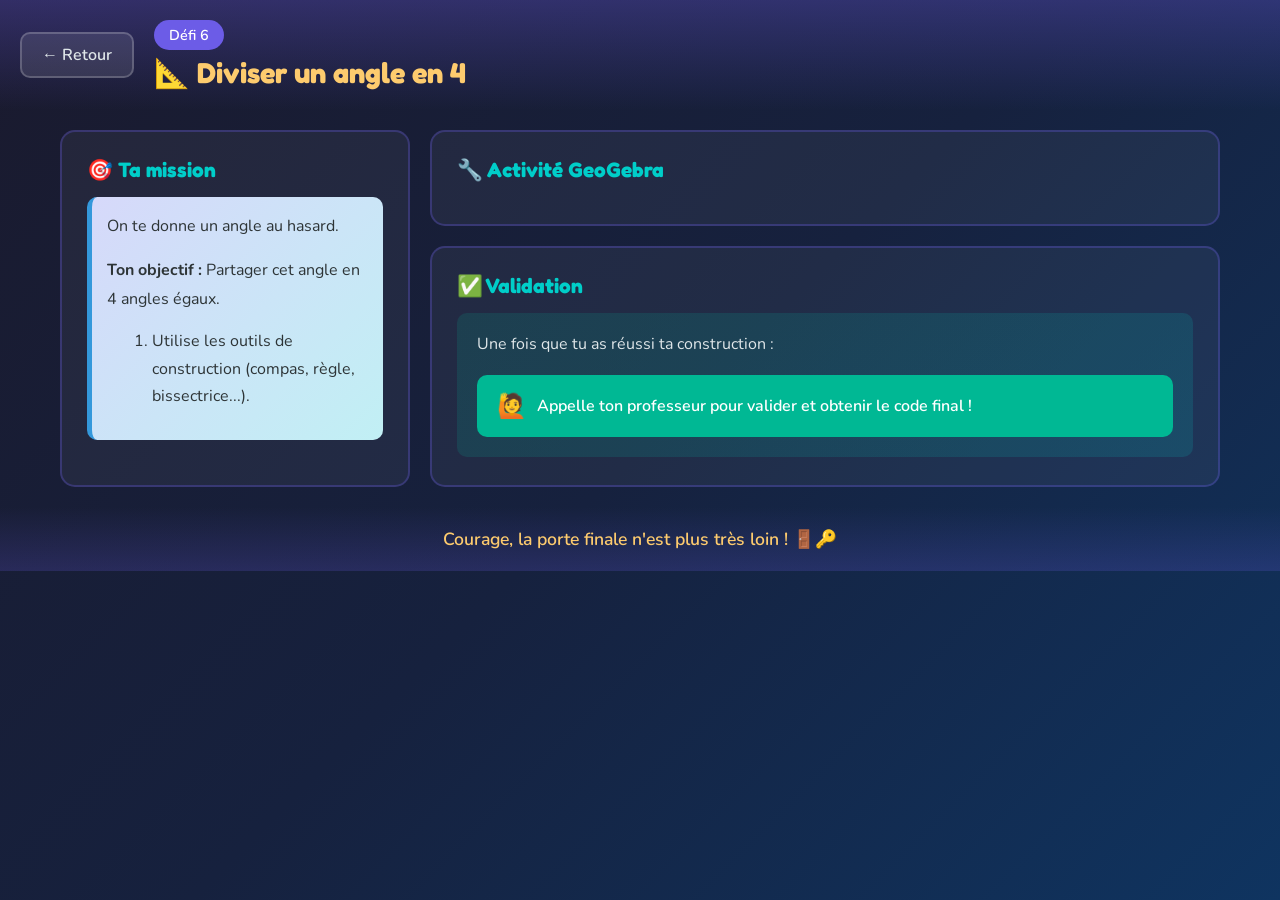
<file: defi6.html>
<!DOCTYPE html>
<html lang="fr">

<head>
    <meta charset="UTF-8">
    <meta name="viewport" content="width=device-width, initial-scale=1.0">
    <title>Défi 6 - Division d'Angle</title>
    <link href="https://fonts.googleapis.com/css2?family=Fredoka+One&family=Nunito:wght@400;600;700&display=swap"
        rel="stylesheet">
    <link rel="stylesheet" href="defi-style.css">
    <style>
        .mission-box {
            background-color: #f1f8ff;
            color: #2d3436;
            border-left: 5px solid #3498db;
            padding: 15px;
            margin-bottom: 20px;
        }

        .tips-box {
            background-color: #fff3cd;
            color: #2d3436;
            border-left: 5px solid #f1c40f;
            padding: 15px;
        }
    </style>
</head>

<body>
    <div class="challenge-page">
        <header class="challenge-header">
            <a href="index.html" class="back-btn">← Retour</a>
            <div class="challenge-info">
                <span class="challenge-number">Défi 6</span>
                <h1>📐 Diviser un angle en 4</h1>
            </div>
        </header>

        <main class="challenge-content">
            <section class="instructions-panel">
                <h2>🎯 Ta mission</h2>
                <div class="mission-box">
                    <p>On te donne un angle au hasard.</p>
                    <p><strong>Ton objectif :</strong> Partager cet angle en 4 angles égaux.</p>
                    <ol style="margin-left: 20px; margin-top: 10px;">
                        <li>Utilise les outils de construction (compas, règle, bissectrice...).</li>
                    </ol>
                </div>
            </section>

            <section class="geogebra-panel">
                <h2>🔧 Activité GeoGebra</h2>
                <div class="geogebra-container">
                    <div id="ggb-element"></div>
                    <script src="https://www.geogebra.org/apps/deployggb.js"></script>
                    <script>
                        var params = {
                            "appName": "classic",
                            "width": 800,
                            "height": 500,
                            "showToolBar": true,
                            "showAlgebraInput": false,
                            "showMenuBar": false,
                            "material_id": "vmbnxhyx",
                            "enableRightClick": false,
                            "enableLabelDrags": false,
                            "enableShiftDragZoom": true,
                            "showResetIcon": true,
                            "language": "fr",
                            "forceBundle": true,
                            "useBrowserForJS": false,
                            "allowStyleBar": false,
                            "preventFocus": false,
                            "scaleContainerClass": "geogebra-container",
                            "autoHeight": true
                        };
                        var applet = new GGBApplet(params, true);
                        window.addEventListener("load", function () {
                            applet.inject('ggb-element');
                        });
                    </script>
                </div>
            </section>

            <section class="validation-panel">
                <h2>✅ Validation</h2>
                <div class="validation-box">
                    <p>Une fois que tu as réussi ta construction :</p>
                    <div class="call-teacher">
                        <span class="hand-icon">🙋</span>
                        <span>Appelle ton professeur pour valider et obtenir le code final !</span>
                    </div>
                </div>
            </section>
        </main>

        <footer class="challenge-footer">
            <p>Courage, la porte finale n'est plus très loin ! 🚪🔑</p>
        </footer>
    </div>
</body>

</html>
</file>
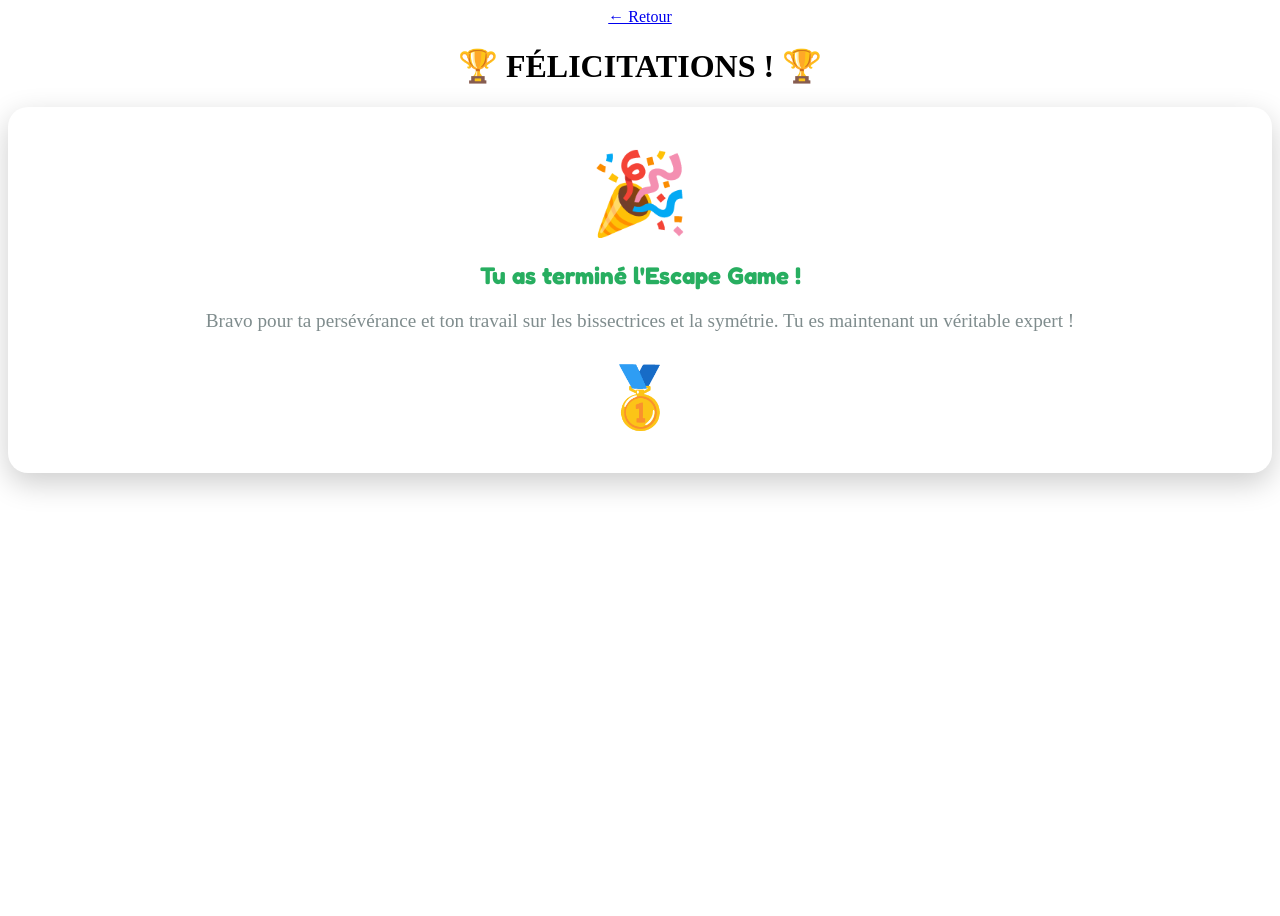
<file: defi7.html>
<!DOCTYPE html>
<html lang="fr">

<head>
    <meta charset="UTF-8">
    <meta name="viewport" content="width=device-width, initial-scale=1.0">
    <title>🏆 VICTOIRE !</title>
    <link href="https://fonts.googleapis.com/css2?family=Fredoka+One&family=Nunito:wght@400;600;700&display=swap"
        rel="stylesheet">
    <style>
        .math-symbol {
            position: fixed;
            top: -20px;
            color: #2e86de;
            opacity: 0.8;
            user-select: none;
            pointer-events: none;
            z-index: 1000;
            animation: fall linear forwards;
        }

        @keyframes fall {
            to {
                transform: translateY(110vh) rotate(360deg);
            }
        }
    </style>
</head>

<body>
    <div class="challenge-page" style="text-align: center; justify-content: center; min-height: 100vh;">
        <header class="challenge-header">
            <a href="index.html" class="back-btn">← Retour</a>
            <div class="challenge-info">
                <h1>🏆 FÉLICITATIONS ! 🏆</h1>
            </div>
        </header>

        <main class="challenge-content">
            <div class="victory-section"
                style="background: white; padding: 40px; border-radius: 20px; box-shadow: 0 10px 30px rgba(0,0,0,0.2);">
                <div style="font-size: 80px; margin-bottom: 20px;">🎉</div>
                <h2 style="color: #27ae60; font-family: 'Fredoka One', cursive; margin-bottom: 20px;">Tu as terminé
                    l'Escape Game !</h2>
                <p style="font-size: 1.2rem; color: #7f8c8d; margin-bottom: 30px;">
                    Bravo pour ta persévérance et ton travail sur les bissectrices et la symétrie.
                    Tu es maintenant un véritable expert !
                </p>
                <div style="font-size: 60px;">🥇</div>
            </div>
        </main>
    </div>

    <script>
        function createMathConfetti() {
            const symbols = ['π', '∑', '∫', '√', 'α', 'β', '∞', '≈', '≠', '≤', '≥', '÷', '×', '📐', '✏️'];
            const colors = ['#e74c3c', '#3498db', '#2ecc71', '#f1c40f', '#9b59b6', '#e67e22'];

            setInterval(() => {
                const el = document.createElement('div');
                el.classList.add('math-symbol');
                el.textContent = symbols[Math.floor(Math.random() * symbols.length)];
                el.style.left = Math.random() * 100 + 'vw';
                el.style.color = colors[Math.floor(Math.random() * colors.length)];
                el.style.fontSize = (Math.random() * 20 + 20) + 'px';
                el.style.animationDuration = (Math.random() * 3 + 2) + 's';

                document.body.appendChild(el);

                // Nettoyage après l'animation
                setTimeout(() => {
                    el.remove();
                }, 5000);
            }, 300); // Un nouveau symbole toutes les 300ms
        }

        // Lancer l'animation au chargement
        window.addEventListener('load', createMathConfetti);
    </script>
</body>

</html>
</file>
<file: style.css>
/* ===== Variables et Reset ===== */
:root {
    --primary: #6c5ce7;
    --primary-dark: #5b4cdb;
    --secondary: #00cec9;
    --accent: #fdcb6e;
    --success: #00b894;
    --danger: #e17055;
    --bg-dark: #2d3436;
    --bg-room: #636e72;
    --text-light: #dfe6e9;
    --text-dark: #2d3436;
    --gold: #f39c12;
    --gold-light: #f1c40f;
}

* {
    margin: 0;
    padding: 0;
    box-sizing: border-box;
}

body {
    font-family: 'Nunito', sans-serif;
    background: linear-gradient(135deg, #1a1a2e 0%, #16213e 50%, #0f3460 100%);
    min-height: 100vh;
    color: var(--text-light);
    overflow-x: hidden;
}

/* ===== Header ===== */
.game-header {
    text-align: center;
    padding: 20px;
    background: linear-gradient(180deg, rgba(108, 92, 231, 0.3) 0%, transparent 100%);
}

.game-header h1 {
    font-family: 'Fredoka One', cursive;
    font-size: 2.5rem;
    color: var(--accent);
    text-shadow: 2px 2px 4px rgba(0, 0, 0, 0.5);
    margin-bottom: 5px;
    animation: pulse 2s ease-in-out infinite;
}

.subtitle {
    font-size: 1.2rem;
    color: var(--secondary);
    margin-bottom: 15px;
}

@keyframes pulse {

    0%,
    100% {
        transform: scale(1);
    }

    50% {
        transform: scale(1.02);
    }
}

/* ===== Progress Bar ===== */
.progress-bar {
    max-width: 400px;
    margin: 0 auto;
    height: 25px;
    background: rgba(0, 0, 0, 0.4);
    border-radius: 15px;
    position: relative;
    overflow: hidden;
    border: 2px solid var(--primary);
}

.progress-fill {
    height: 100%;
    background: linear-gradient(90deg, var(--primary), var(--secondary));
    border-radius: 15px;
    width: 0%;
    transition: width 0.5s ease;
}

.progress-text {
    position: absolute;
    top: 50%;
    left: 50%;
    transform: translate(-50%, -50%);
    font-weight: bold;
    font-size: 0.85rem;
    color: white;
    text-shadow: 1px 1px 2px rgba(0, 0, 0, 0.8);
}

/* ===== Room ===== */
.room {
    padding: 20px;
}

.room-background {
    max-width: 1200px;
    margin: 0 auto;
    background: linear-gradient(180deg, #4a5568 0%, #2d3748 100%);
    border-radius: 20px;
    padding: 30px;
    position: relative;
    box-shadow:
        inset 0 0 100px rgba(0, 0, 0, 0.5),
        0 10px 40px rgba(0, 0, 0, 0.5);
    border: 3px solid #718096;
    min-height: 500px;
}

/* ===== Decorations ===== */
.decorations {
    position: absolute;
    top: 0;
    left: 0;
    right: 0;
    bottom: 0;
    pointer-events: none;
    font-size: 2rem;
}

.lamp {
    position: absolute;
    top: 10px;
    animation: glow 2s ease-in-out infinite;
}

.lamp-1 {
    left: 15%;
}

.lamp-2 {
    right: 15%;
}

@keyframes glow {

    0%,
    100% {
        filter: brightness(1);
    }

    50% {
        filter: brightness(1.5) drop-shadow(0 0 10px yellow);
    }
}

.bookshelf {
    position: absolute;
    top: 15px;
    left: 5%;
}

.plant {
    position: absolute;
    bottom: 15px;
    left: 8%;
}

.clock {
    position: absolute;
    top: 15px;
    right: 5%;
    animation: tick 1s steps(1) infinite;
}

.map {
    position: absolute;
    top: 50%;
    right: 3%;
    transform: translateY(-50%);
}

@keyframes tick {

    0%,
    100% {
        content: '🕐';
    }

    50% {
        content: '🕑';
    }
}

/* ===== Doors Container ===== */
.doors-container {
    display: grid;
    grid-template-columns: repeat(auto-fit, minmax(130px, 1fr));
    gap: 20px;
    padding: 40px 20px;
    justify-items: center;
}

/* ===== Door Styling ===== */
.door-wrapper {
    text-align: center;
}

.door {
    width: 120px;
    height: 180px;
    cursor: pointer;
    transition: all 0.3s ease;
    perspective: 1000px;
}

.door:hover {
    transform: scale(1.05);
}

.door.unlocked:hover {
    transform: scale(1.08);
}

.door-frame {
    width: 100%;
    height: 100%;
    background: linear-gradient(180deg, #8b4513 0%, #5d3a1a 100%);
    border-radius: 10px 10px 0 0;
    border: 4px solid #3d2314;
    position: relative;
    box-shadow:
        inset 0 0 20px rgba(0, 0, 0, 0.4),
        0 5px 15px rgba(0, 0, 0, 0.5);
    transition: all 0.3s ease;
}

.door-frame.golden {
    background: linear-gradient(180deg, var(--gold-light) 0%, var(--gold) 50%, #d68910 100%);
    border-color: #9a7b0a;
    box-shadow:
        inset 0 0 20px rgba(255, 215, 0, 0.3),
        0 0 20px rgba(243, 156, 18, 0.5),
        0 5px 15px rgba(0, 0, 0, 0.5);
}

.door-panel {
    display: flex;
    flex-direction: column;
    align-items: center;
    justify-content: center;
    height: 100%;
    padding: 15px;
}

.door-number {
    font-family: 'Fredoka One', cursive;
    font-size: 2rem;
    color: var(--accent);
    text-shadow: 2px 2px 4px rgba(0, 0, 0, 0.6);
}

.door-icon {
    font-size: 2.5rem;
    margin: 10px 0;
}

.door-title {
    font-weight: 700;
    font-size: 0.9rem;
    color: var(--text-light);
    text-shadow: 1px 1px 2px rgba(0, 0, 0, 0.8);
}

.door-handle {
    position: absolute;
    right: 10px;
    top: 50%;
    transform: translateY(-50%);
    width: 12px;
    height: 25px;
    background: linear-gradient(180deg, #c9a227 0%, #8b7020 100%);
    border-radius: 3px;
    box-shadow: 1px 1px 3px rgba(0, 0, 0, 0.5);
}

.golden-handle {
    background: linear-gradient(180deg, #fff 0%, #f1c40f 50%, #d4ac0d 100%);
    box-shadow: 0 0 10px rgba(255, 215, 0, 0.8);
}

.lock-icon {
    position: absolute;
    top: -10px;
    right: -10px;
    font-size: 1.5rem;
    background: var(--danger);
    border-radius: 50%;
    padding: 5px;
    animation: shake 0.5s ease-in-out infinite;
}

@keyframes shake {

    0%,
    100% {
        transform: rotate(-5deg);
    }

    50% {
        transform: rotate(5deg);
    }
}

/* ===== Door States ===== */
.door.locked {
    opacity: 0.85;
}

.door.locked .door-frame {
    filter: grayscale(30%);
}

.door.unlocked .lock-icon {
    display: none;
}

.door.unlocked .door-frame {
    box-shadow:
        inset 0 0 20px rgba(0, 0, 0, 0.4),
        0 0 20px rgba(0, 206, 201, 0.5),
        0 5px 15px rgba(0, 0, 0, 0.5);
}

.door.completed .door-frame {
    background: linear-gradient(180deg, #00b894 0%, #00a085 100%);
    border-color: #007a63;
}

.door.completed .lock-icon {
    display: none;
}

/* ===== Door Status ===== */
.door-status {
    margin-top: 10px;
    font-size: 0.85rem;
    font-weight: 600;
    padding: 5px 10px;
    border-radius: 15px;
    display: inline-block;
}

.locked-status {
    background: rgba(225, 112, 85, 0.3);
    color: #fab1a0;
}

.unlocked-status {
    background: rgba(0, 206, 201, 0.3);
    color: var(--secondary);
}

.completed-status {
    background: rgba(0, 184, 148, 0.3);
    color: var(--success);
}

/* ===== Instructions ===== */
.instructions {
    padding: 20px;
    max-width: 600px;
    margin: 0 auto;
}

.instruction-box {
    background: linear-gradient(135deg, rgba(108, 92, 231, 0.2) 0%, rgba(0, 206, 201, 0.2) 100%);
    border-radius: 15px;
    padding: 20px;
    border: 2px solid rgba(108, 92, 231, 0.5);
}

.instruction-box h3 {
    color: var(--accent);
    margin-bottom: 15px;
    font-family: 'Fredoka One', cursive;
}

.instruction-box ol {
    padding-left: 20px;
}

.instruction-box li {
    margin-bottom: 8px;
    line-height: 1.5;
}

/* ===== Modals ===== */
.modal {
    display: none;
    position: fixed;
    top: 0;
    left: 0;
    width: 100%;
    height: 100%;
    background: rgba(0, 0, 0, 0.8);
    z-index: 1000;
    justify-content: center;
    align-items: center;
    animation: fadeIn 0.3s ease;
}

.modal.show {
    display: flex;
}

@keyframes fadeIn {
    from {
        opacity: 0;
    }

    to {
        opacity: 1;
    }
}

.modal-content {
    background: linear-gradient(135deg, #2d3436 0%, #1a1a2e 100%);
    padding: 40px;
    border-radius: 20px;
    text-align: center;
    max-width: 400px;
    width: 90%;
    border: 3px solid var(--primary);
    box-shadow: 0 0 30px rgba(108, 92, 231, 0.5);
    animation: slideIn 0.3s ease;
}

@keyframes slideIn {
    from {
        transform: translateY(-50px);
        opacity: 0;
    }

    to {
        transform: translateY(0);
        opacity: 1;
    }
}

.close-modal {
    position: absolute;
    top: 15px;
    right: 20px;
    font-size: 2rem;
    cursor: pointer;
    color: var(--text-light);
    transition: color 0.3s;
}

.close-modal:hover {
    color: var(--danger);
}

.modal-content h2 {
    font-family: 'Fredoka One', cursive;
    color: var(--accent);
    margin-bottom: 15px;
}

.modal-content input {
    width: 100%;
    padding: 15px;
    font-size: 1.5rem;
    text-align: center;
    border: 3px solid var(--primary);
    border-radius: 10px;
    background: rgba(255, 255, 255, 0.1);
    color: white;
    margin: 20px 0;
    text-transform: uppercase;
    letter-spacing: 3px;
    font-family: 'Fredoka One', cursive;
}

.modal-content input:focus {
    outline: none;
    border-color: var(--secondary);
    box-shadow: 0 0 15px rgba(0, 206, 201, 0.5);
}

.validate-btn {
    background: linear-gradient(135deg, var(--primary) 0%, var(--primary-dark) 100%);
    color: white;
    border: none;
    padding: 15px 40px;
    font-size: 1.2rem;
    font-family: 'Fredoka One', cursive;
    border-radius: 10px;
    cursor: pointer;
    transition: all 0.3s ease;
}

.validate-btn:hover {
    transform: scale(1.05);
    box-shadow: 0 5px 20px rgba(108, 92, 231, 0.5);
}

.error-message {
    color: var(--danger);
    margin-top: 15px;
    font-weight: bold;
    min-height: 25px;
}

/* ===== Success Modal ===== */
.success-content {
    border-color: var(--success);
    box-shadow: 0 0 30px rgba(0, 184, 148, 0.5);
}

.success-btn {
    background: linear-gradient(135deg, var(--success) 0%, #00a085 100%);
    color: white;
    border: none;
    padding: 15px 40px;
    font-size: 1.2rem;
    font-family: 'Fredoka One', cursive;
    border-radius: 10px;
    cursor: pointer;
    transition: all 0.3s ease;
}

/* ===== Victory Modal ===== */
.victory-content {
    border-color: var(--gold);
    box-shadow: 0 0 50px rgba(243, 156, 18, 0.7);
    background: linear-gradient(135deg, #2d3436 0%, #1a1a2e 50%, #2d3436 100%);
}

.victory-content h2 {
    color: var(--gold);
    font-size: 2rem;
    animation: bounce 0.5s ease infinite;
}

@keyframes bounce {

    0%,
    100% {
        transform: translateY(0);
    }

    50% {
        transform: translateY(-10px);
    }
}

.victory-subtitle {
    color: var(--secondary);
    font-size: 1.1rem;
    margin: 10px 0;
}

.trophy-animation {
    font-size: 4rem;
    margin: 20px 0;
    animation: spin 2s ease-in-out infinite;
}

@keyframes spin {

    0%,
    100% {
        transform: rotateY(0deg);
    }

    50% {
        transform: rotateY(180deg);
    }
}

.confetti {
    position: absolute;
    top: 10px;
    right: 20px;
    font-size: 2rem;
    animation: confettiFall 1s ease-in-out infinite;
}

@keyframes confettiFall {

    0%,
    100% {
        transform: translateY(0) rotate(0deg);
    }

    50% {
        transform: translateY(10px) rotate(180deg);
    }
}

.victory-btn {
    background: linear-gradient(135deg, var(--gold) 0%, #d68910 100%);
    color: var(--text-dark);
    border: none;
    padding: 15px 40px;
    font-size: 1.2rem;
    font-family: 'Fredoka One', cursive;
    border-radius: 10px;
    cursor: pointer;
    transition: all 0.3s ease;
    font-weight: bold;
}

/* ===== Responsive ===== */
@media (max-width: 768px) {
    .game-header h1 {
        font-size: 1.8rem;
    }

    .doors-container {
        grid-template-columns: repeat(2, 1fr);
        gap: 15px;
    }

    .door {
        width: 100px;
        height: 150px;
    }

    .door-number {
        font-size: 1.5rem;
    }

    .door-icon {
        font-size: 2rem;
    }

    .door-title {
        font-size: 0.8rem;
    }
}

@media (max-width: 480px) {
    .doors-container {
        grid-template-columns: repeat(2, 1fr);
    }

    .decorations {
        display: none;
    }
}
</file>
<file: defi-style.css>
/* ===== Variables ===== */
:root {
    --primary: #6c5ce7;
    --primary-dark: #5b4cdb;
    --secondary: #00cec9;
    --accent: #fdcb6e;
    --success: #00b894;
    --danger: #e17055;
    --bg-dark: #1a1a2e;
    --text-light: #dfe6e9;
    --text-dark: #2d3436;
}

* {
    margin: 0;
    padding: 0;
    box-sizing: border-box;
}

body {
    font-family: 'Nunito', sans-serif;
    background: linear-gradient(135deg, #1a1a2e 0%, #16213e 50%, #0f3460 100%);
    min-height: 100vh;
    color: var(--text-light);
}

/* ===== Header ===== */
.challenge-header {
    display: flex;
    align-items: center;
    gap: 20px;
    padding: 20px;
    background: linear-gradient(180deg, rgba(108, 92, 231, 0.3) 0%, transparent 100%);
}

.back-btn {
    background: rgba(255, 255, 255, 0.1);
    color: var(--text-light);
    text-decoration: none;
    padding: 10px 20px;
    border-radius: 10px;
    font-weight: 600;
    transition: all 0.3s ease;
    border: 2px solid rgba(255, 255, 255, 0.2);
}

.back-btn:hover {
    background: var(--primary);
    border-color: var(--primary);
}

.challenge-info {
    flex: 1;
}

.challenge-number {
    display: inline-block;
    background: var(--primary);
    color: white;
    padding: 5px 15px;
    border-radius: 20px;
    font-size: 0.9rem;
    font-weight: 600;
    margin-bottom: 5px;
}

.challenge-info h1 {
    font-family: 'Fredoka One', cursive;
    color: var(--accent);
    font-size: 1.8rem;
}

/* ===== Main Content ===== */
.challenge-content {
    max-width: 1200px;
    margin: 0 auto;
    padding: 20px;
    display: grid;
    gap: 20px;
}

@media (min-width: 1024px) {
    .challenge-content {
        grid-template-columns: 350px 1fr;
        grid-template-rows: auto auto;
    }

    .instructions-panel {
        grid-row: 1 / 3;
    }

    .geogebra-panel {
        grid-column: 2;
    }

    .validation-panel {
        grid-column: 2;
    }
}

/* ===== Panels ===== */
section {
    background: rgba(255, 255, 255, 0.05);
    border-radius: 15px;
    padding: 25px;
    border: 2px solid rgba(108, 92, 231, 0.3);
}

section h2 {
    font-family: 'Fredoka One', cursive;
    color: var(--secondary);
    margin-bottom: 15px;
    font-size: 1.3rem;
}

section h3 {
    color: var(--accent);
    margin: 20px 0 10px 0;
    font-size: 1.1rem;
}

/* ===== Instructions Panel ===== */
.mission-box {
    background: linear-gradient(135deg, rgba(108, 92, 231, 0.2) 0%, rgba(0, 206, 201, 0.2) 100%);
    padding: 15px;
    border-radius: 10px;
    border-left: 4px solid var(--primary);
}

.mission-box p {
    margin-bottom: 15px;
    line-height: 1.8;
}

.mission-box p:last-child {
    margin-bottom: 0;
}

.mission-box ul,
.mission-box ol {
    margin-top: 15px;
    margin-bottom: 15px;
    padding-left: 25px;
}

.mission-box li {
    margin-bottom: 12px;
    line-height: 1.7;
}

.steps-list {
    padding-left: 20px;
}

.steps-list li {
    margin-bottom: 10px;
    line-height: 1.5;
    position: relative;
}

.steps-list li::marker {
    color: var(--secondary);
    font-weight: bold;
}

.tips-box {
    background: rgba(253, 203, 110, 0.15);
    padding: 20px;
    border-radius: 10px;
    margin-top: 20px;
    border: 1px solid rgba(253, 203, 110, 0.3);
}

.tips-box h4 {
    color: var(--accent);
    margin-bottom: 15px;
}

.tips-box p {
    margin-bottom: 15px;
    line-height: 1.8;
}

.tips-box li {
    margin-bottom: 12px;
    line-height: 1.7;
}

/* ===== GeoGebra Panel ===== */
.geogebra-container {
    background: white;
    border-radius: 10px;
    overflow: hidden;
    box-shadow: 0 5px 20px rgba(0, 0, 0, 0.3);
}

.geogebra-container iframe {
    display: block;
}

.geogebra-note {
    margin-top: 10px;
    font-size: 0.9rem;
    color: rgba(255, 255, 255, 0.7);
    text-align: center;
}

.geogebra-note a {
    color: var(--secondary);
}

/* ===== Validation Panel ===== */
.validation-box {
    background: linear-gradient(135deg, rgba(0, 184, 148, 0.15) 0%, rgba(0, 206, 201, 0.15) 100%);
    padding: 20px;
    border-radius: 10px;
}

.validation-box p {
    margin-bottom: 10px;
}

.validation-questions {
    font-weight: 600;
    color: var(--accent);
    margin-top: 15px;
}

.validation-box ul {
    padding-left: 20px;
    margin-top: 10px;
}

.validation-box li {
    margin-bottom: 8px;
    color: rgba(255, 255, 255, 0.9);
}

.call-teacher {
    display: flex;
    align-items: center;
    gap: 10px;
    background: var(--success);
    color: white;
    padding: 15px 20px;
    border-radius: 10px;
    margin-top: 20px;
    font-weight: 600;
    animation: pulse 2s ease-in-out infinite;
}

.hand-icon {
    font-size: 1.5rem;
    animation: wave 1s ease-in-out infinite;
}

@keyframes pulse {

    0%,
    100% {
        transform: scale(1);
    }

    50% {
        transform: scale(1.02);
    }
}

@keyframes wave {

    0%,
    100% {
        transform: rotate(0deg);
    }

    25% {
        transform: rotate(20deg);
    }

    75% {
        transform: rotate(-20deg);
    }
}

/* ===== Footer ===== */
.challenge-footer {
    text-align: center;
    padding: 20px;
    background: linear-gradient(0deg, rgba(108, 92, 231, 0.2) 0%, transparent 100%);
}

.challenge-footer p {
    font-size: 1.1rem;
    color: var(--accent);
    font-weight: 600;
}

/* ===== Responsive ===== */
@media (max-width: 768px) {
    .challenge-header {
        flex-direction: column;
        text-align: center;
    }

    .challenge-info h1 {
        font-size: 1.4rem;
    }

    .geogebra-container iframe {
        height: 350px;
    }
}
</file>
